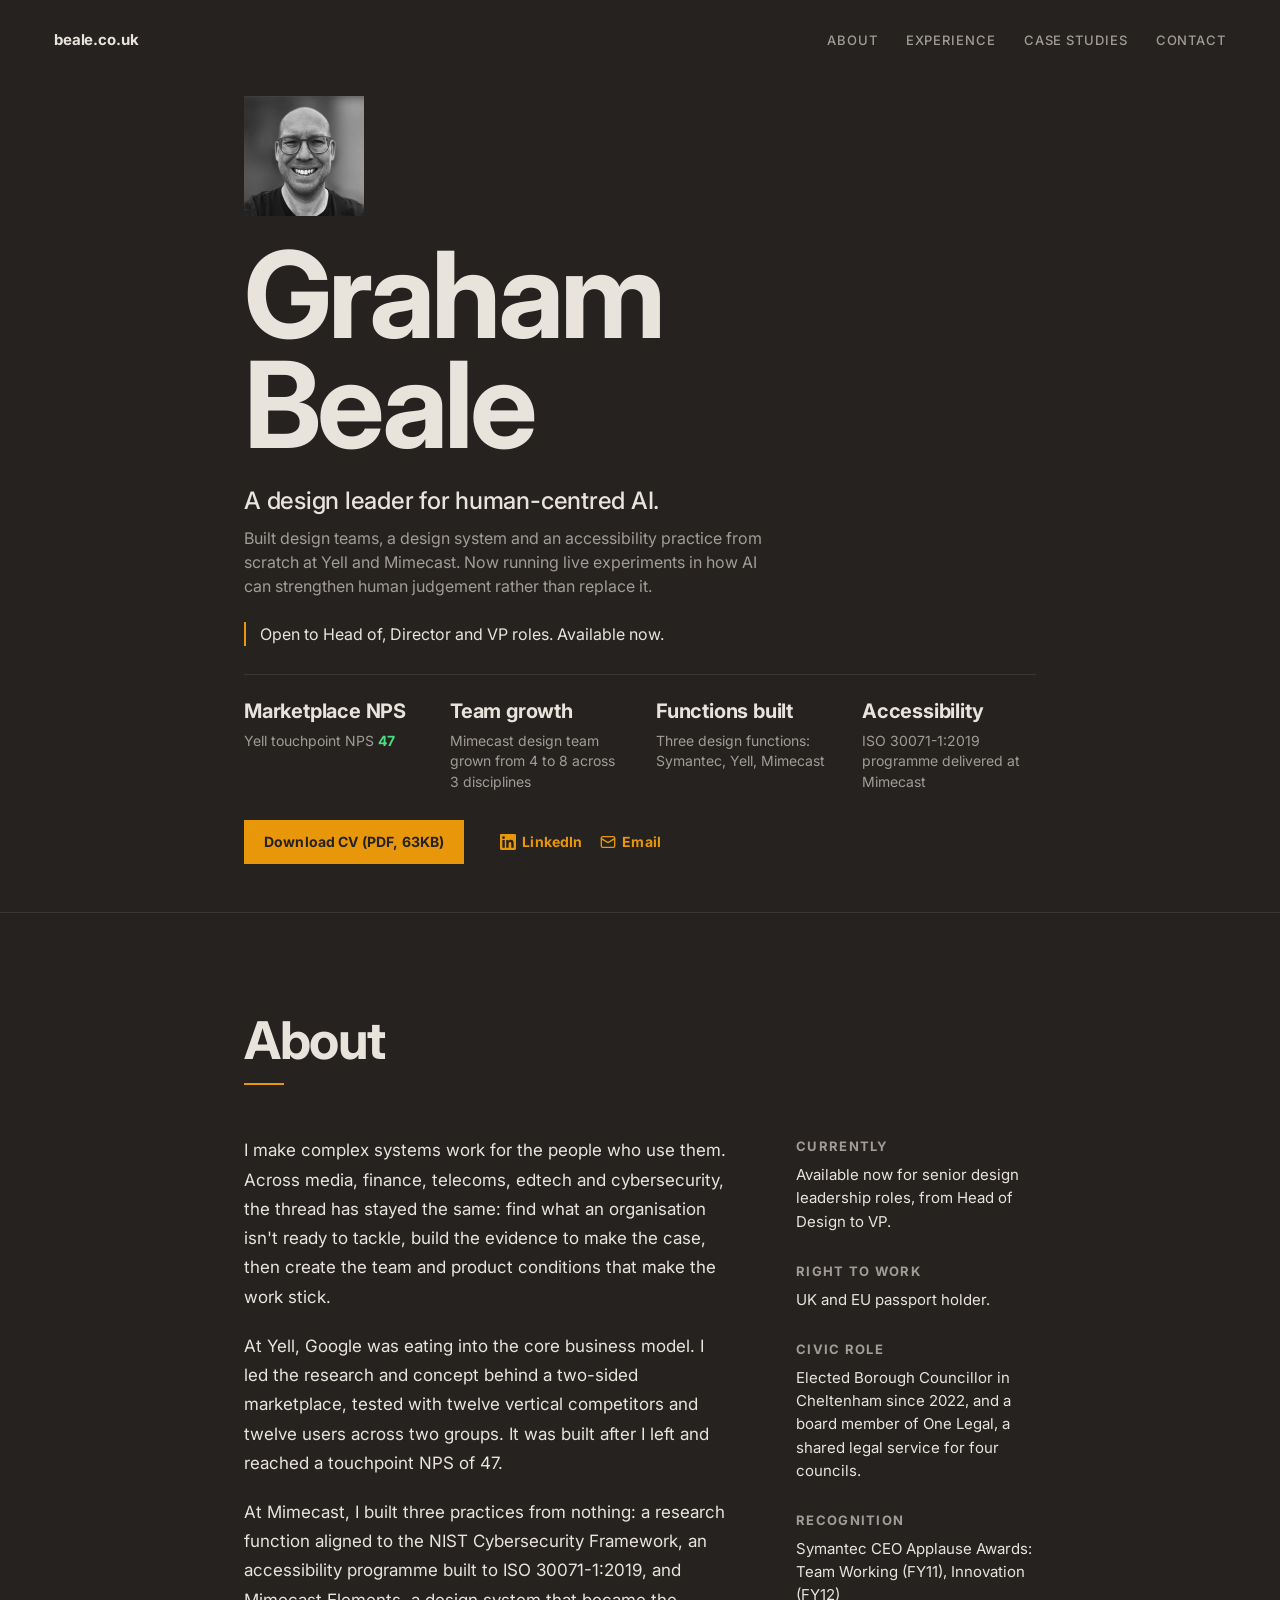
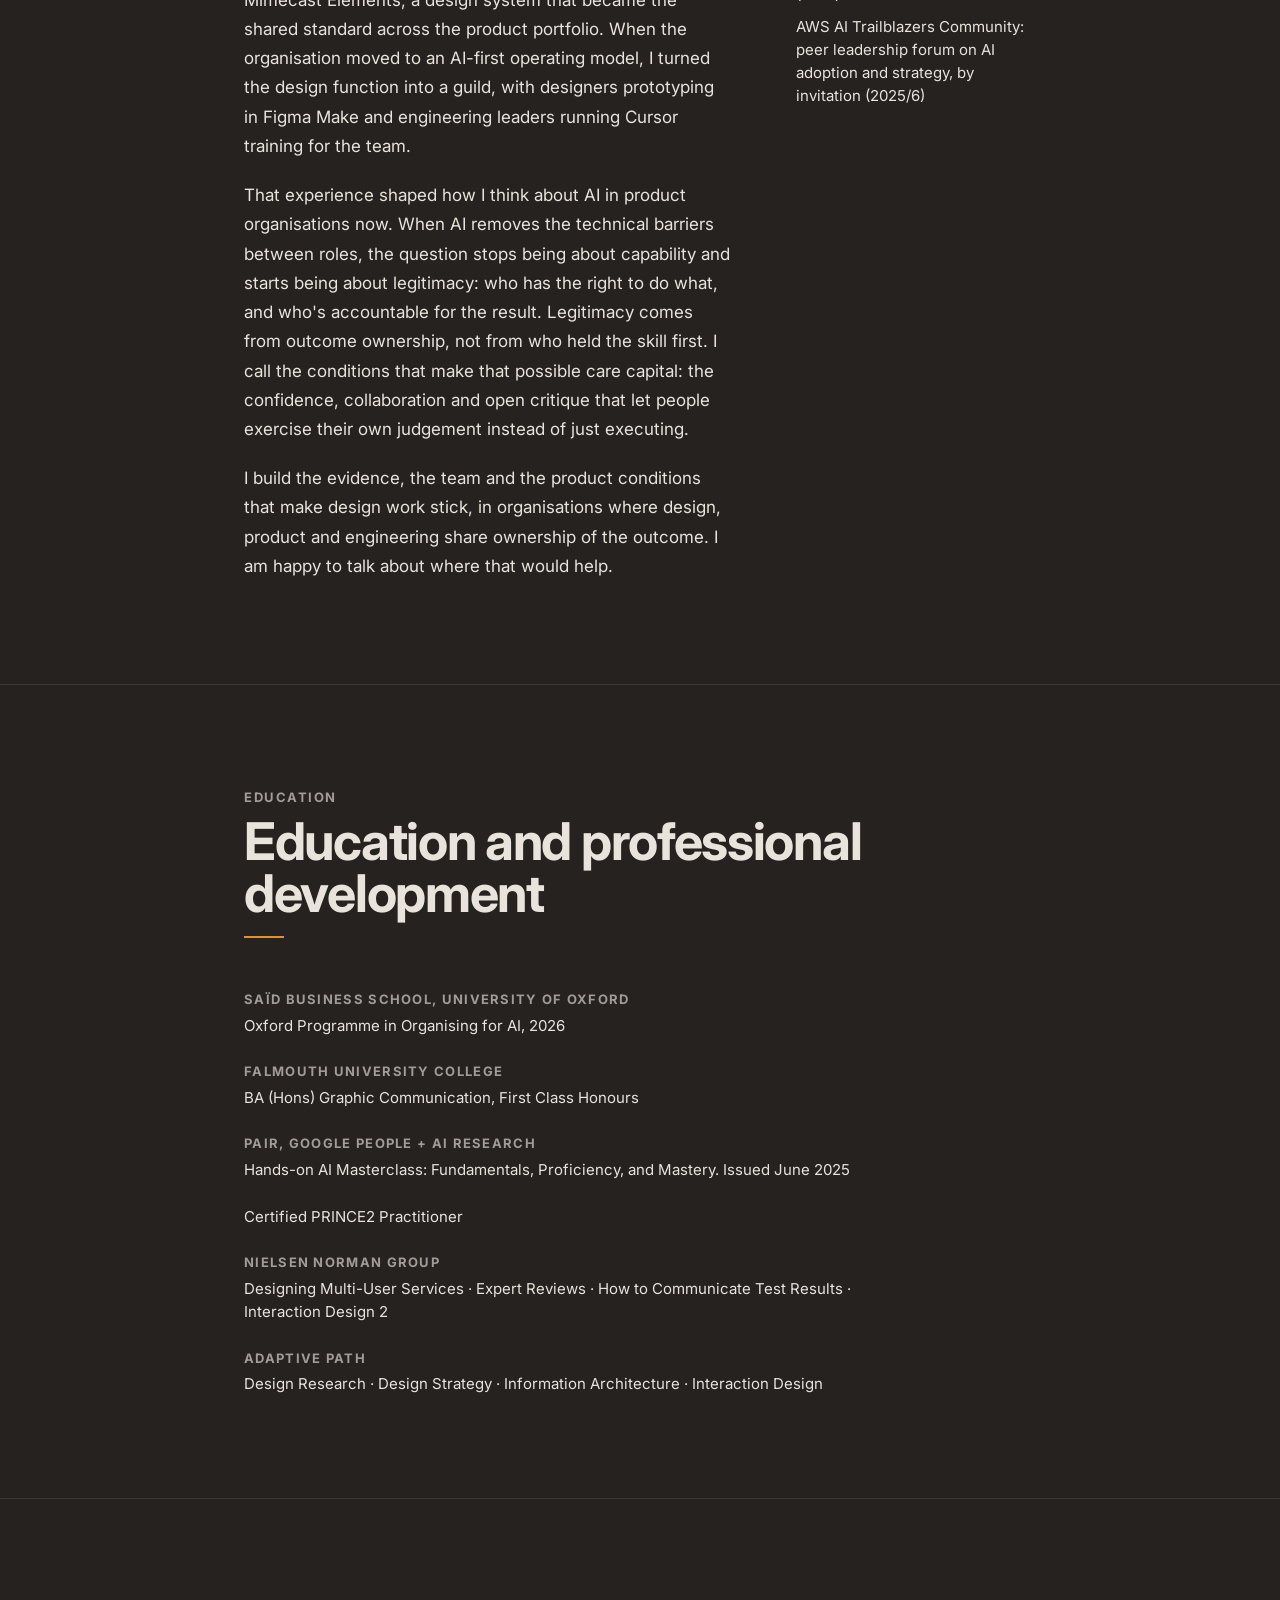
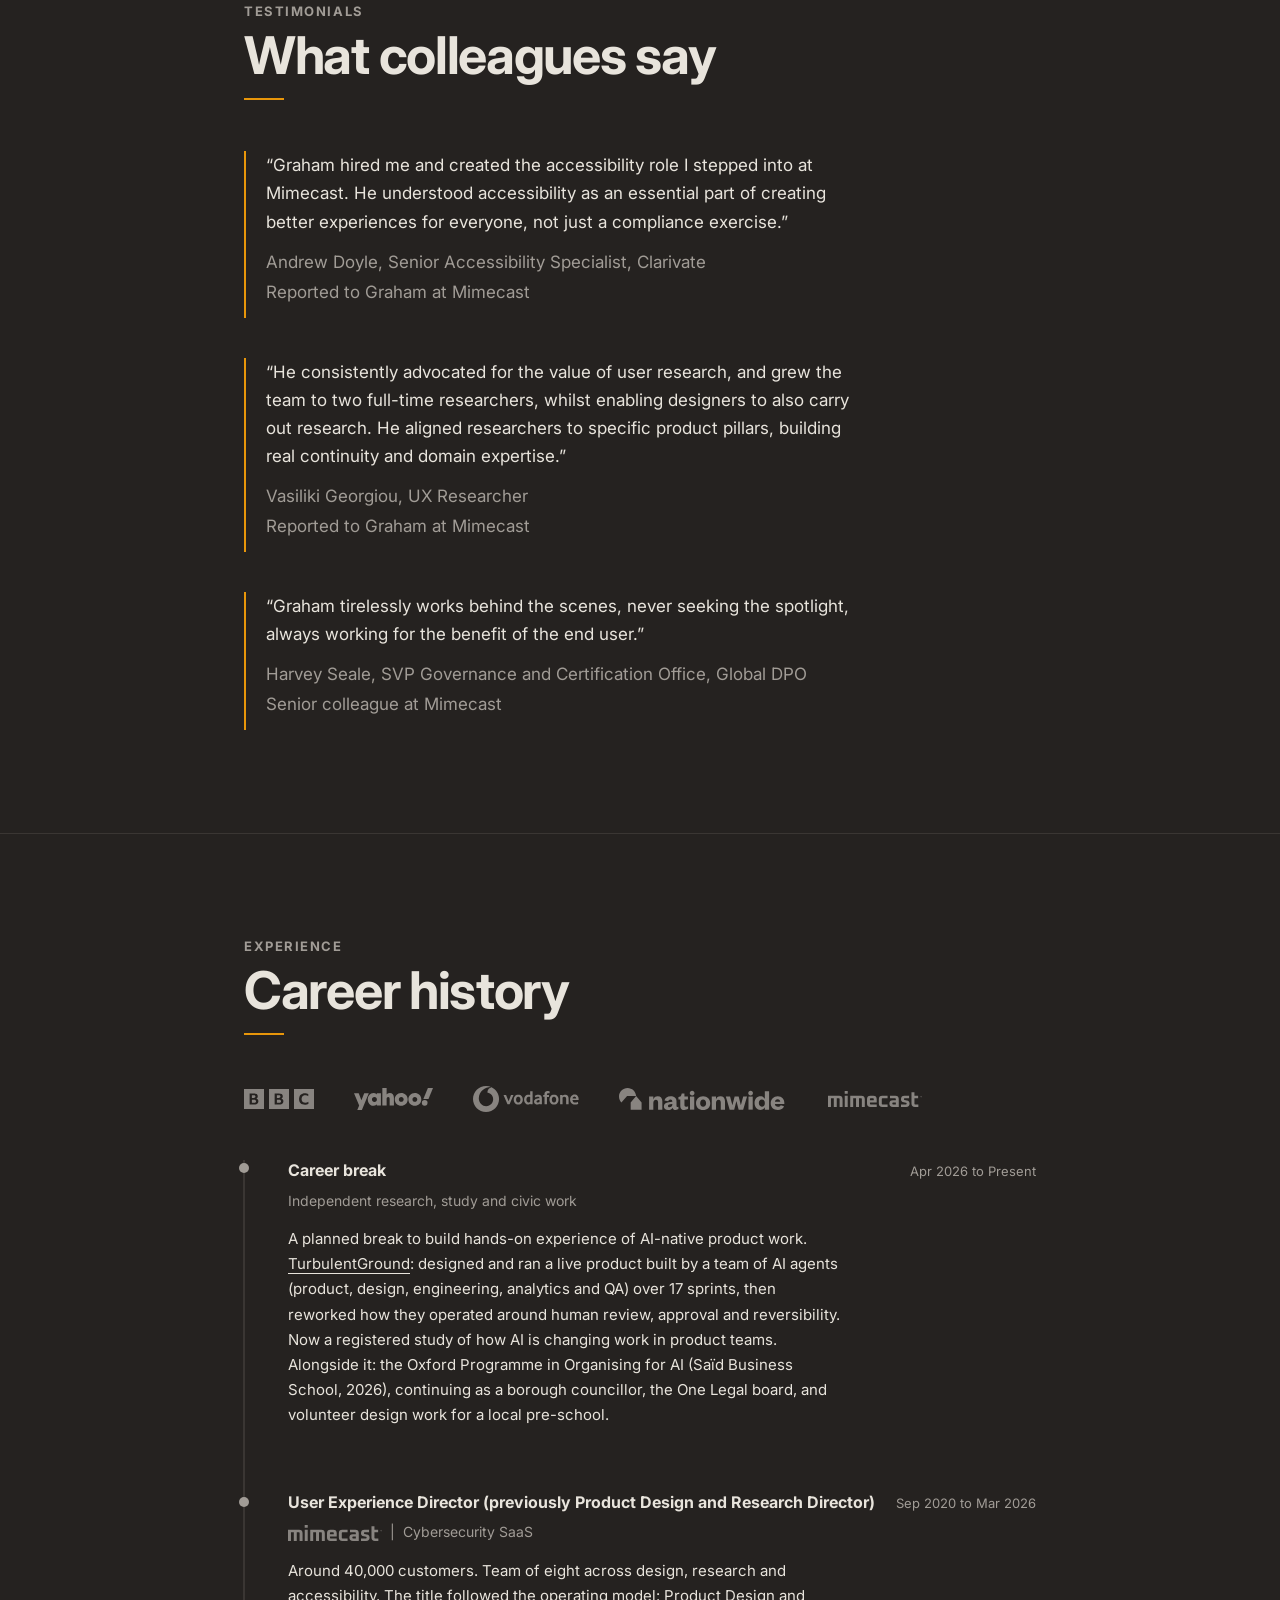
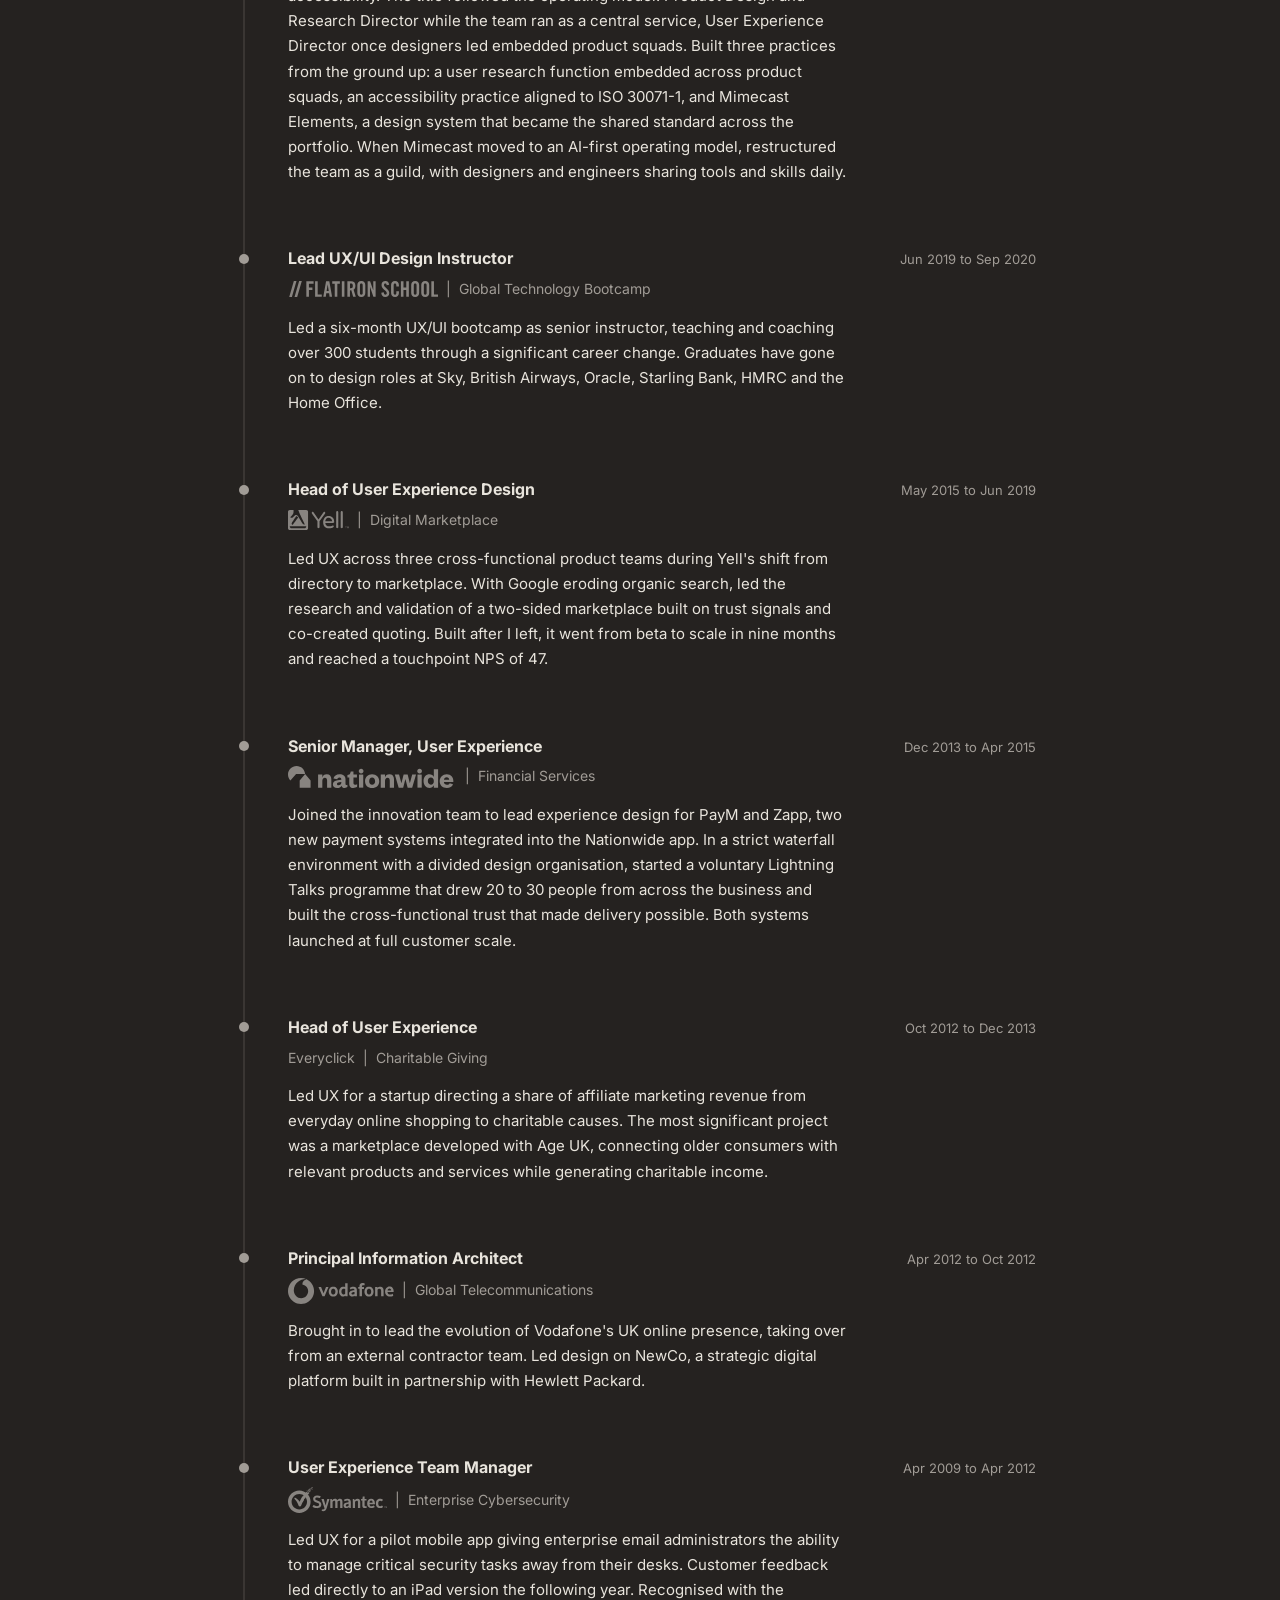
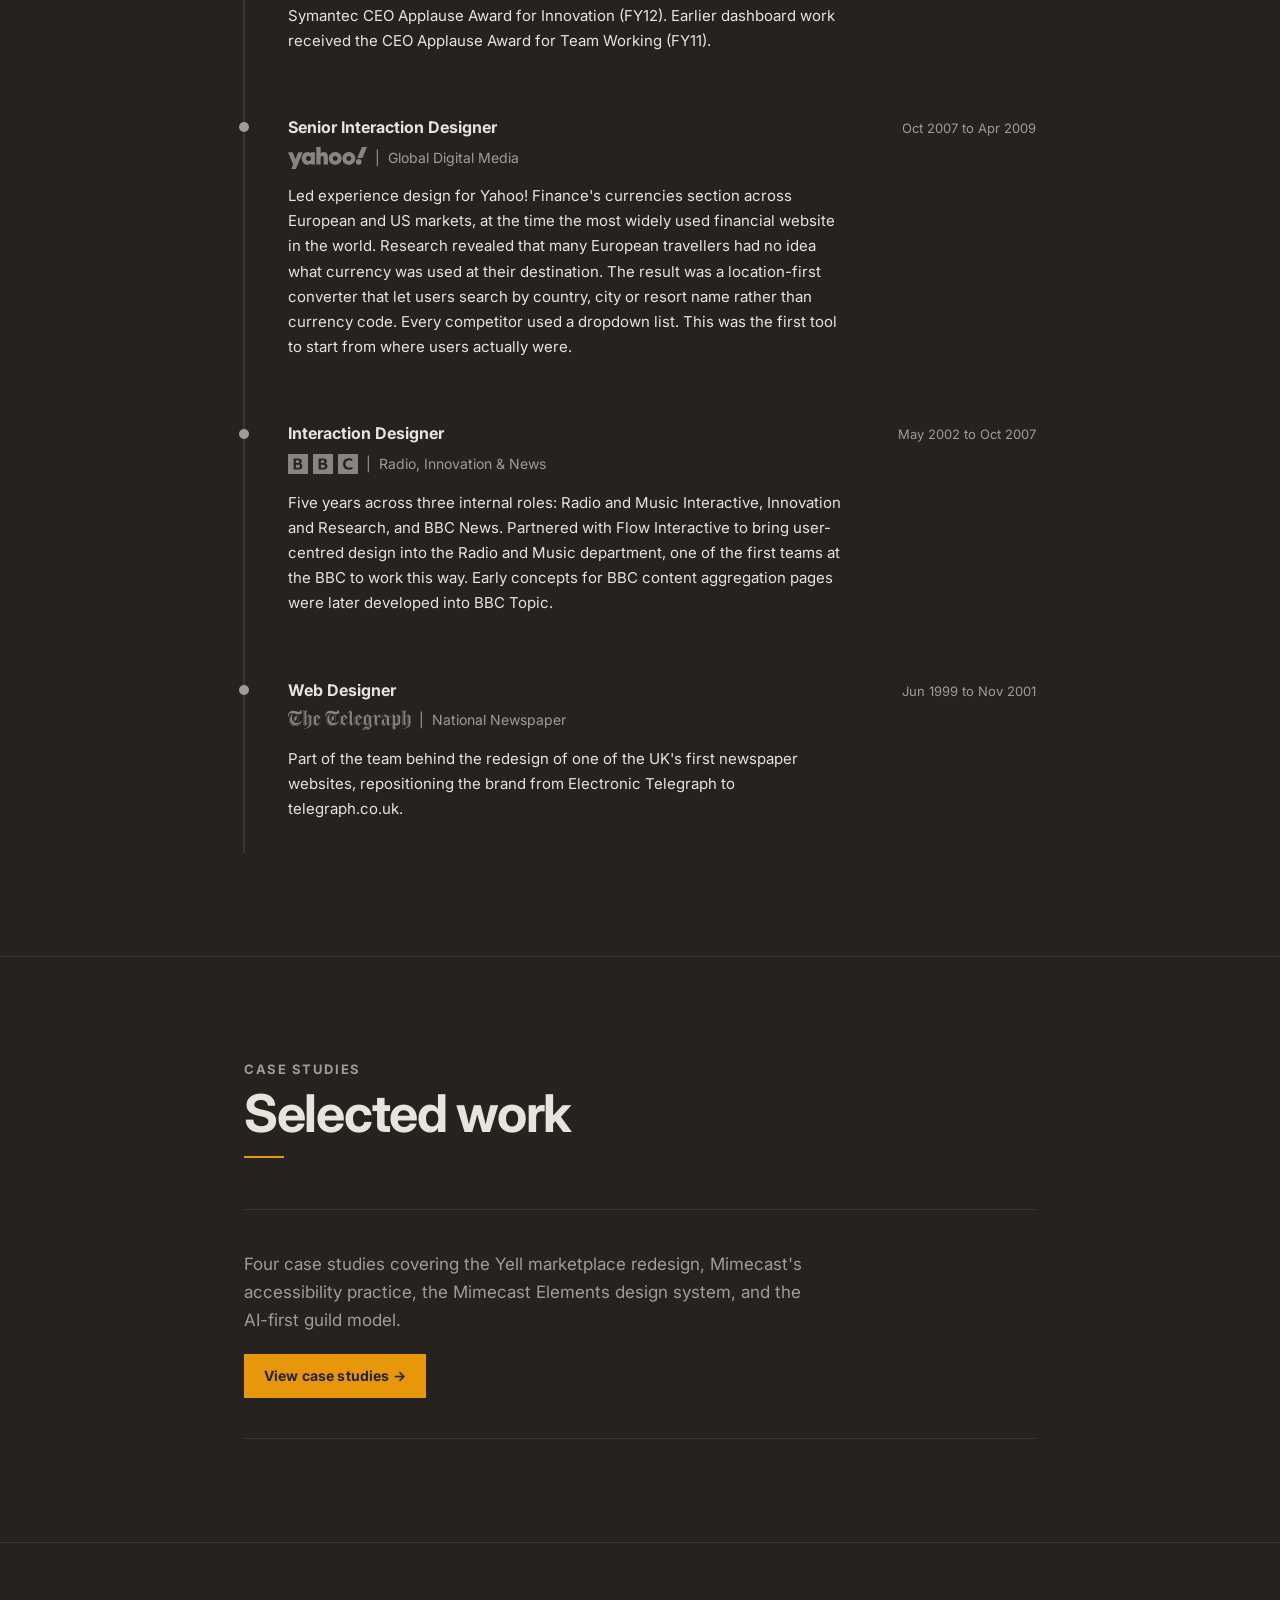
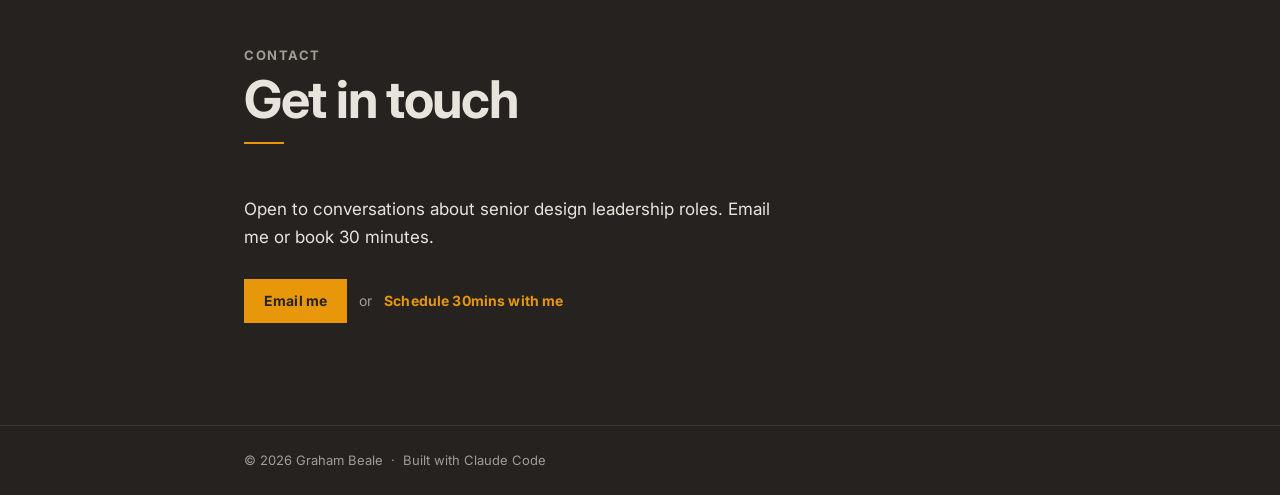
<file: index.html>
<!DOCTYPE html>
<html lang="en-GB">
<head>
  <meta charset="UTF-8">
  <meta name="viewport" content="width=device-width, initial-scale=1.0">
  <title>Graham Beale | Design Leadership for Human-Centred AI</title>
  <meta name="description" content="A design leader for human-centred AI. Built design teams, a design system and an accessibility practice from scratch. Now running live experiments in how AI can strengthen human judgement rather than replace it.">

  <!-- OpenGraph -->
  <meta property="og:title" content="Graham Beale | Design Leadership for Human-Centred AI">
  <meta property="og:description" content="A design leader for human-centred AI. Built design teams, a design system and an accessibility practice from scratch. Now running live experiments in how AI can strengthen human judgement rather than replace it.">
  <meta property="og:type" content="website">
  <meta property="og:url" content="https://beale.co.uk">
  <meta property="og:image" content="https://beale.co.uk/og-card.jpg">
  <meta property="og:image:type" content="image/jpeg">
  <meta property="og:image:width" content="1200">
  <meta property="og:image:height" content="630">
  <meta property="og:image:alt" content="Graham Beale. A design leader for human-centred AI.">

  <!-- Twitter Card -->
  <meta name="twitter:card" content="summary_large_image">
  <meta name="twitter:title" content="Graham Beale | Design Leadership for Human-Centred AI">
  <meta name="twitter:description" content="A design leader for human-centred AI. Built design teams, a design system and an accessibility practice from scratch. Now running live experiments in how AI can strengthen human judgement rather than replace it.">
  <meta name="twitter:image" content="https://beale.co.uk/og-card.jpg">
  <meta name="twitter:image:alt" content="Graham Beale. A design leader for human-centred AI.">

  <!-- Favicon -->
  <link rel="icon" href="data:image/svg+xml,<svg xmlns='http://www.w3.org/2000/svg' viewBox='0 0 32 32'><rect width='32' height='32' fill='%231A1A1A'/><text x='16' y='22' font-family='Helvetica Neue,Arial,sans-serif' font-size='14' font-weight='700' fill='%23F5F0EB' text-anchor='middle' letter-spacing='-0.5'>GB</text></svg>">

  <!-- Fonts -->
  <link rel="preconnect" href="https://fonts.googleapis.com">
  <link rel="preconnect" href="https://fonts.gstatic.com" crossorigin>
  <link href="https://fonts.googleapis.com/css2?family=Inter:wght@400;500;700&display=swap" rel="stylesheet">

  <link rel="stylesheet" href="styles.css?v=23">

  <!-- Structured data -->
  <script type="application/ld+json">
  {
    "@context": "https://schema.org",
    "@type": "Person",
    "name": "Graham Beale",
    "jobTitle": "Director-level UX and Product Design Leader",
    "url": "https://beale.co.uk",
    "sameAs": [
      "https://www.linkedin.com/in/grahambeale/"
    ]
  }
  </script>

  <!-- Privacy-friendly analytics by Plausible -->
  <script async src="https://plausible.io/js/pa-PdDsAMjdAVuoEFkxhhXwj.js"></script>
  <script>
    window.plausible=window.plausible||function(){(plausible.q=plausible.q||[]).push(arguments)},plausible.init=plausible.init||function(i){plausible.o=i||{}};
    plausible.init()
  </script>
</head>
<body>

  <!-- ─── Navigation ─────────────────────────────────────────────────────── -->
  <nav id="nav">
    <a href="/" class="nav-name">beale.co.uk</a>
    <ul class="nav-links">
      <li><a href="#about">About</a></li>
      <li><a href="#experience">Experience</a></li>
      <li><a href="#case-studies">Case Studies</a></li>
      <li><a href="#contact">Contact</a></li>
    </ul>
  </nav>

  <main>

    <!-- ─── Hero ─────────────────────────────────────────────────────────── -->
    <section id="hero">
      <div class="container">
        <div class="hero-photo">
          <picture>
            <source srcset="linkedin-profile-240.webp" type="image/webp">
            <img
              src="linkedin-profile-240.jpg"
              alt="Graham Beale, Director of UX and Product Design"
              width="240"
              height="240"
              loading="eager"
              decoding="async">
          </picture>
        </div>
        <h1>Graham<br>Beale</h1>
        <p class="hero-positioning">A design leader for human-centred AI.</p>
        <p class="hero-sub">Built design teams, a design system and an accessibility practice from scratch at Yell and Mimecast. Now running live experiments in how AI can strengthen human judgement rather than replace it.</p>
        <p class="hero-fit">Open to Head of, Director and VP roles. Available now.</p>
        <ul class="hero-proof" role="list">
          <li><span class="hero-stat">Marketplace NPS</span> Yell touchpoint NPS <span class="stat-positive">47</span></li>
          <li><span class="hero-stat">Team growth</span> Mimecast design team grown from 4 to 8 across 3 disciplines</li>
          <li><span class="hero-stat">Functions built</span> Three design functions: Symantec, Yell, Mimecast</li>
          <li><span class="hero-stat">Accessibility</span> ISO 30071-1:2019 programme delivered at Mimecast</li>
        </ul>
        <div class="hero-links">
          <a href="Graham-Beale-CV.pdf" download class="btn" onclick="plausible('CV Download')">
            Download CV (PDF, 63KB)
          </a>
          <a href="https://www.linkedin.com/in/grahambeale" target="_blank" rel="noopener noreferrer" class="btn btn-secondary" onclick="plausible('LinkedIn Click', {props: {location: 'hero'}})">
            <svg width="16" height="16" viewBox="0 0 24 24" fill="currentColor" aria-hidden="true" focusable="false">
              <path d="M20.447 20.452h-3.554v-5.569c0-1.328-.027-3.037-1.852-3.037-1.853 0-2.136 1.445-2.136 2.939v5.667H9.351V9h3.414v1.561h.046c.477-.9 1.637-1.85 3.37-1.85 3.601 0 4.267 2.37 4.267 5.455v6.286zM5.337 7.433a2.062 2.062 0 01-2.063-2.065 2.064 2.064 0 112.063 2.065zm1.782 13.019H3.555V9h3.564v11.452zM22.225 0H1.771C.792 0 0 .774 0 1.729v20.542C0 23.227.792 24 1.771 24h20.451C23.2 24 24 23.227 24 22.271V1.729C24 .774 23.2 0 22.222 0h.003z"/>
            </svg>
            LinkedIn<span class="sr-only"> (opens in new tab)</span>
          </a>
          <a href="mailto:graham@beale.co.uk" class="btn btn-secondary" onclick="plausible('Email Click', {props: {location: 'hero'}})">
            <svg width="16" height="16" viewBox="0 0 24 24" fill="none" stroke="currentColor" stroke-width="2" stroke-linecap="round" stroke-linejoin="round" aria-hidden="true" focusable="false">
              <rect x="2" y="4" width="20" height="16" rx="2"/>
              <path d="m22 7-10 6L2 7"/>
            </svg>
            Email
          </a>
        </div>
      </div>
    </section>

    <!-- ─── About ────────────────────────────────────────────────────────── -->
    <section id="about">
      <div class="container">
        <div class="section-header">
          <h2>About</h2>
          <hr class="section-rule" aria-hidden="true">
        </div>

        <div class="about-grid">
          <div class="about-body">
            <p>I make complex systems work for the people who use them. Across media, finance, telecoms, edtech and cybersecurity, the thread has stayed the same: find what an organisation isn't ready to tackle, build the evidence to make the case, then create the team and product conditions that make the work stick.</p>
            <p>At Yell, Google was eating into the core business model. I led the research and concept behind a two-sided marketplace, tested with twelve vertical competitors and twelve users across two groups. It was built after I left and reached a touchpoint NPS of 47.</p>
            <p>At Mimecast, I built three practices from nothing: a research function aligned to the NIST Cybersecurity Framework, an accessibility programme built to ISO 30071-1:2019, and Mimecast Elements, a design system that became the shared standard across the product portfolio. When the organisation moved to an AI-first operating model, I turned the design function into a guild, with designers prototyping in Figma Make and engineering leaders running Cursor training for the team.</p>
            <p>That experience shaped how I think about AI in product organisations now. When AI removes the technical barriers between roles, the question stops being about capability and starts being about legitimacy: who has the right to do what, and who's accountable for the result. Legitimacy comes from outcome ownership, not from who held the skill first. I call the conditions that make that possible care capital: the confidence, collaboration and open critique that let people exercise their own judgement instead of just executing.</p>
            <p>I build the evidence, the team and the product conditions that make design work stick, in organisations where design, product and engineering share ownership of the outcome. I am happy to talk about where that would help.</p>
          </div>

          <aside class="about-aside">
            <div class="aside-block">
              <h3>Currently</h3>
              <p>Available now for senior design leadership roles, from Head of Design to VP.</p>
            </div>
            <div class="aside-block">
              <h3>Right to work</h3>
              <p>UK and EU passport holder.</p>
            </div>
            <div class="aside-block">
              <h3>Civic role</h3>
              <p>Elected Borough Councillor in Cheltenham since 2022, and a board member of One Legal, a shared legal service for four councils.</p>
            </div>
            <div class="aside-block">
              <h3>Recognition</h3>
              <p>Symantec CEO Applause Awards: Team Working (FY11), Innovation (FY12)</p>
              <p>AWS AI Trailblazers Community: peer leadership forum on AI adoption and strategy, by invitation (2025/6)</p>
            </div>
          </aside>
        </div>
      </div>
    </section>

    <!-- ─── Education ───────────────────────────────────────────────────────── -->
    <section id="education">
      <div class="container">
        <div class="section-header">
          <span class="section-label">Education</span>
          <h2>Education and professional development</h2>
          <hr class="section-rule" aria-hidden="true">
        </div>
        <div class="edu-list">
          <div class="edu-item">
            <p class="edu-inst">Sa&iuml;d Business School, University of Oxford</p>
            <p class="edu-qual">Oxford Programme in Organising for AI, 2026</p>
          </div>
          <div class="edu-item">
            <p class="edu-inst">Falmouth University College</p>
            <p class="edu-qual">BA (Hons) Graphic Communication, First Class Honours</p>
          </div>
          <div class="edu-item">
            <p class="edu-inst">PAIR, Google People + AI Research</p>
            <p class="edu-qual">Hands-on AI Masterclass: Fundamentals, Proficiency, and Mastery. Issued June 2025</p>
          </div>
          <div class="edu-item">
            <p class="edu-qual">Certified PRINCE2 Practitioner</p>
          </div>
          <div class="edu-item">
            <p class="edu-inst">Nielsen Norman Group</p>
            <p class="edu-qual">Designing Multi-User Services &middot; Expert Reviews &middot; How to Communicate Test Results &middot; Interaction Design 2</p>
          </div>
          <div class="edu-item">
            <p class="edu-inst">Adaptive Path</p>
            <p class="edu-qual">Design Research &middot; Design Strategy &middot; Information Architecture &middot; Interaction Design</p>
          </div>
        </div>
      </div>
    </section>

    <!-- ─── Testimonials ───────────────────────────────────────────────── -->
    <section id="testimonials">
      <div class="container">
        <div class="section-header">
          <span class="section-label">Testimonials</span>
          <h2>What colleagues say</h2>
          <hr class="section-rule" aria-hidden="true">
        </div>
        <div class="testimonial-list">
          <blockquote class="testimonial">
            <p>&#x201C;Graham hired me and created the accessibility role I stepped into at Mimecast. He understood accessibility as an essential part of creating better experiences for everyone, not just a compliance exercise.&#x201D;</p>
            <p class="testimonial-attribution">Andrew Doyle, Senior Accessibility Specialist, Clarivate<span class="testimonial-context">Reported to Graham at Mimecast</span></p>
          </blockquote>
          <blockquote class="testimonial">
            <p>&#x201C;He consistently advocated for the value of user research, and grew the team to two full-time researchers, whilst enabling designers to also carry out research. He aligned researchers to specific product pillars, building real continuity and domain expertise.&#x201D;</p>
            <p class="testimonial-attribution">Vasiliki Georgiou, UX Researcher<span class="testimonial-context">Reported to Graham at Mimecast</span></p>
          </blockquote>
          <blockquote class="testimonial">
            <p>&#x201C;Graham tirelessly works behind the scenes, never seeking the spotlight, always working for the benefit of the end user.&#x201D;</p>
            <p class="testimonial-attribution">Harvey Seale, SVP Governance and Certification Office, Global DPO<span class="testimonial-context">Senior colleague at Mimecast</span></p>
          </blockquote>
        </div>
      </div>
    </section>


    <!-- ─── Experience ────────────────────────────────────────────────────── -->
    <section id="experience">
      <div class="container">
        <div class="section-header">
          <span class="section-label">Experience</span>
          <h2>Career history</h2>
          <hr class="section-rule" aria-hidden="true">
        </div>

        <div class="employer-strip">
          <img src="logos/logo-bbc.svg" alt="BBC" class="company-logo company-logo--tall">
          <img src="logos/logo-yahoo.svg" alt="Yahoo!" class="company-logo company-logo--large">
          <img src="logos/logo-vodafone.svg" alt="Vodafone" class="company-logo company-logo--xl">
          <img src="logos/logo-nationwide.svg" alt="Nationwide" class="company-logo company-logo--large">
          <img src="logos/logo-mimecast.svg" alt="Mimecast" class="company-logo">
        </div>

        <ol class="timeline" reversed>

          <li class="timeline-item">
            <div class="timeline-header">
              <span class="timeline-role">Career break</span>
              <span class="timeline-dates">Apr 2026 to Present</span>
            </div>
            <p class="timeline-company">
              Independent research, study and civic work
            </p>
            <p class="timeline-desc">
              A planned break to build hands-on experience of AI-native product work. <a href="https://turbulentground.com" target="_blank" rel="noopener noreferrer">TurbulentGround<span class="sr-only"> (opens in new tab)</span></a>: designed and ran a live product built by a team of AI agents (product, design, engineering, analytics and QA) over 17 sprints, then reworked how they operated around human review, approval and reversibility. Now a registered study of how AI is changing work in product teams. Alongside it: the Oxford Programme in Organising for AI (Saïd Business School, 2026), continuing as a borough councillor, the One Legal board, and volunteer design work for a local pre-school.
            </p>
          </li>

          <li class="timeline-item">
            <div class="timeline-header">
              <span class="timeline-role">User Experience Director (previously Product Design and Research Director)</span>
              <span class="timeline-dates">Sep 2020 to Mar 2026</span>
            </div>
            <p class="timeline-company">
              <img src="logos/logo-mimecast.svg" alt="Mimecast" class="company-logo">
              <span aria-hidden="true">|</span>
              <span>Cybersecurity SaaS</span>
            </p>
            <p class="timeline-desc">
              Around 40,000 customers. Team of eight across design, research and accessibility. The title followed the operating model: Product Design and Research Director while the team ran as a central service, User Experience Director once designers led embedded product squads. Built three practices from the ground up: a user research function embedded across product squads, an accessibility practice aligned to ISO 30071-1, and Mimecast Elements, a design system that became the shared standard across the portfolio. When Mimecast moved to an AI-first operating model, restructured the team as a guild, with designers and engineers sharing tools and skills daily.
            </p>
          </li>

          <li class="timeline-item">
            <div class="timeline-header">
              <span class="timeline-role">Lead UX/UI Design Instructor</span>
              <span class="timeline-dates">Jun 2019 to Sep 2020</span>
            </div>
            <p class="timeline-company">
              <img src="logos/logo-flatiron.svg" alt="Flatiron School" class="company-logo">
              <span aria-hidden="true">|</span>
              <span>Global Technology Bootcamp</span>
            </p>
            <p class="timeline-desc">
              Led a six-month UX/UI bootcamp as senior instructor, teaching and coaching over 300 students through a significant career change. Graduates have gone on to design roles at Sky, British Airways, Oracle, Starling Bank, HMRC and the Home Office.
            </p>
          </li>

          <li class="timeline-item">
            <div class="timeline-header">
              <span class="timeline-role">Head of User Experience Design</span>
              <span class="timeline-dates">May 2015 to Jun 2019</span>
            </div>
            <p class="timeline-company">
              <img src="logos/logo-yell.svg" alt="Yell" class="company-logo company-logo--tall">
              <span aria-hidden="true">|</span>
              <span>Digital Marketplace</span>
            </p>
            <p class="timeline-desc">
              Led UX across three cross-functional product teams during Yell's shift from directory to marketplace. With Google eroding organic search, led the research and validation of a two-sided marketplace built on trust signals and co-created quoting. Built after I left, it went from beta to scale in nine months and reached a touchpoint NPS of 47.
            </p>
          </li>

          <li class="timeline-item">
            <div class="timeline-header">
              <span class="timeline-role">Senior Manager, User Experience</span>
              <span class="timeline-dates">Dec 2013 to Apr 2015</span>
            </div>
            <p class="timeline-company">
              <img src="logos/logo-nationwide.svg" alt="Nationwide Building Society" class="company-logo company-logo--large">
              <span aria-hidden="true">|</span>
              <span>Financial Services</span>
            </p>
            <p class="timeline-desc">
              Joined the innovation team to lead experience design for PayM and Zapp, two new payment systems integrated into the Nationwide app. In a strict waterfall environment with a divided design organisation, started a voluntary Lightning Talks programme that drew 20 to 30 people from across the business and built the cross-functional trust that made delivery possible. Both systems launched at full customer scale.
            </p>
          </li>

          <li class="timeline-item">
            <div class="timeline-header">
              <span class="timeline-role">Head of User Experience</span>
              <span class="timeline-dates">Oct 2012 to Dec 2013</span>
            </div>
            <p class="timeline-company">
              Everyclick <span aria-hidden="true">|</span> Charitable Giving
            </p>
            <p class="timeline-desc">
              Led UX for a startup directing a share of affiliate marketing revenue from everyday online shopping to charitable causes. The most significant project was a marketplace developed with Age UK, connecting older consumers with relevant products and services while generating charitable income.
            </p>
          </li>

          <li class="timeline-item">
            <div class="timeline-header">
              <span class="timeline-role">Principal Information Architect</span>
              <span class="timeline-dates">Apr 2012 to Oct 2012</span>
            </div>
            <p class="timeline-company">
              <img src="logos/logo-vodafone.svg" alt="Vodafone" class="company-logo company-logo--xl">
              <span aria-hidden="true">|</span>
              <span>Global Telecommunications</span>
            </p>
            <p class="timeline-desc">
              Brought in to lead the evolution of Vodafone's UK online presence, taking over from an external contractor team. Led design on NewCo, a strategic digital platform built in partnership with Hewlett Packard.
            </p>
          </li>

          <li class="timeline-item">
            <div class="timeline-header">
              <span class="timeline-role">User Experience Team Manager</span>
              <span class="timeline-dates">Apr 2009 to Apr 2012</span>
            </div>
            <p class="timeline-company">
              <img src="logos/logo-symantec.svg" alt="Symantec" class="company-logo company-logo--xl">
              <span aria-hidden="true">|</span>
              <span>Enterprise Cybersecurity</span>
            </p>
            <p class="timeline-desc">
              Led UX for a pilot mobile app giving enterprise email administrators the ability to manage critical security tasks away from their desks. Customer feedback led directly to an iPad version the following year. Recognised with the Symantec CEO Applause Award for Innovation (FY12). Earlier dashboard work received the CEO Applause Award for Team Working (FY11).
            </p>
          </li>

          <li class="timeline-item">
            <div class="timeline-header">
              <span class="timeline-role">Senior Interaction Designer</span>
              <span class="timeline-dates">Oct 2007 to Apr 2009</span>
            </div>
            <p class="timeline-company">
              <img src="logos/logo-yahoo.svg" alt="Yahoo!" class="company-logo company-logo--large">
              <span aria-hidden="true">|</span>
              <span>Global Digital Media</span>
            </p>
            <p class="timeline-desc">
              Led experience design for Yahoo! Finance's currencies section across European and US markets, at the time the most widely used financial website in the world. Research revealed that many European travellers had no idea what currency was used at their destination. The result was a location-first converter that let users search by country, city or resort name rather than currency code. Every competitor used a dropdown list. This was the first tool to start from where users actually were.
            </p>
          </li>

          <li class="timeline-item">
            <div class="timeline-header">
              <span class="timeline-role">Interaction Designer</span>
              <span class="timeline-dates">May 2002 to Oct 2007</span>
            </div>
            <p class="timeline-company">
              <img src="logos/logo-bbc.svg" alt="BBC" class="company-logo company-logo--tall">
              <span aria-hidden="true">|</span>
              <span>Radio, Innovation &amp; News</span>
            </p>
            <p class="timeline-desc">
              Five years across three internal roles: Radio and Music Interactive, Innovation and Research, and BBC News. Partnered with Flow Interactive to bring user-centred design into the Radio and Music department, one of the first teams at the BBC to work this way. Early concepts for BBC content aggregation pages were later developed into BBC Topic.
            </p>
          </li>

          <li class="timeline-item">
            <div class="timeline-header">
              <span class="timeline-role">Web Designer</span>
              <span class="timeline-dates">Jun 1999 to Nov 2001</span>
            </div>
            <p class="timeline-company">
              <img src="logos/logo-telegraph.svg" alt="The Daily Telegraph" class="company-logo company-logo--tall">
              <span aria-hidden="true">|</span>
              <span>National Newspaper</span>
            </p>
            <p class="timeline-desc">
              Part of the team behind the redesign of one of the UK's first newspaper websites, repositioning the brand from Electronic Telegraph to telegraph.co.uk.
            </p>
          </li>

        </ol>
      </div>
    </section>

    <!-- ─── Case Studies ──────────────────────────────────────────────────── -->
    <section id="case-studies">
      <div class="container">
        <div class="section-header">
          <span class="section-label">Case Studies</span>
          <h2>Selected work</h2>
          <hr class="section-rule" aria-hidden="true">
        </div>

        <div class="case-studies-placeholder">
          <p>
            Four case studies covering the Yell marketplace redesign, Mimecast's accessibility
            practice, the Mimecast Elements design system, and the AI-first guild model.
          </p>
          <ul class="contact-links">
            <li>
              <a href="case-studies/index.html" class="btn" onclick="plausible('Case Studies Open')">View case studies &#8594;</a>
            </li>
          </ul>
        </div>
      </div>
    </section>

    <!-- ─── Contact ───────────────────────────────────────────────────────── -->
    <section id="contact">
      <div class="container">
        <div class="section-header">
          <span class="section-label">Contact</span>
          <h2>Get in touch</h2>
          <hr class="section-rule" aria-hidden="true">
        </div>

        <div class="contact-body">
          <p>
            Open to conversations about senior design leadership roles. Email me or book 30 minutes.
          </p>
          <ul class="contact-links">
            <li>
              <a href="mailto:graham@beale.co.uk" class="btn" onclick="plausible('Email Click', {props: {location: 'contact'}})">Email me</a>
            </li>
            <li aria-hidden="true" style="display:flex;align-items:center;color:var(--muted);font-size:0.875rem;">or</li>
            <li>
              <a href="https://cal.com/grahambeale/30min" target="_blank" rel="noopener noreferrer" class="btn btn-secondary" onclick="plausible('Schedule Click')">Schedule 30mins with me<span class="sr-only"> (opens in new tab)</span></a>
            </li>
          </ul>
        </div>
      </div>
    </section>

  </main>

  <!-- ─── Footer ───────────────────────────────────────────────────────────── -->
  <footer>
    <div class="container">
      <p>&copy; 2026 Graham Beale &nbsp;&middot;&nbsp; Built with Claude Code</p>
    </div>
  </footer>

  <script src="script.js"></script>
</body>
</html>
</file>
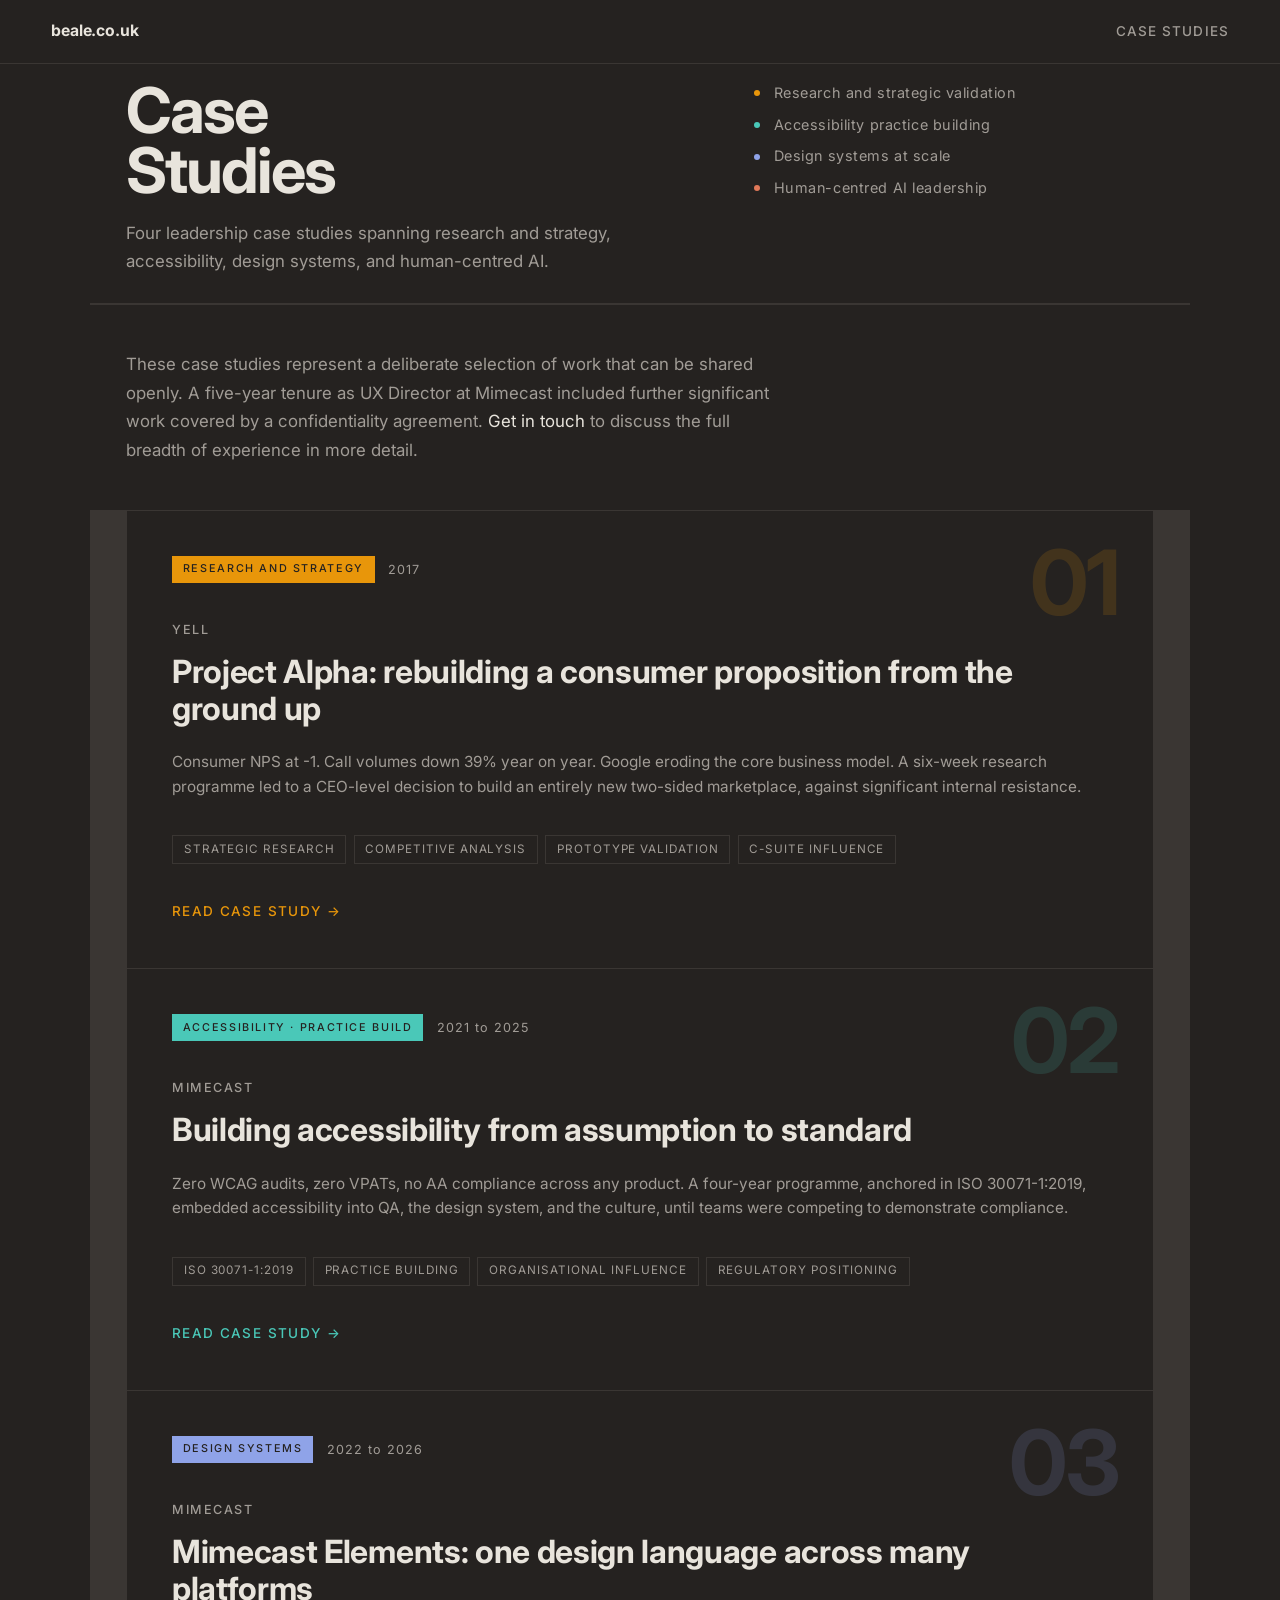
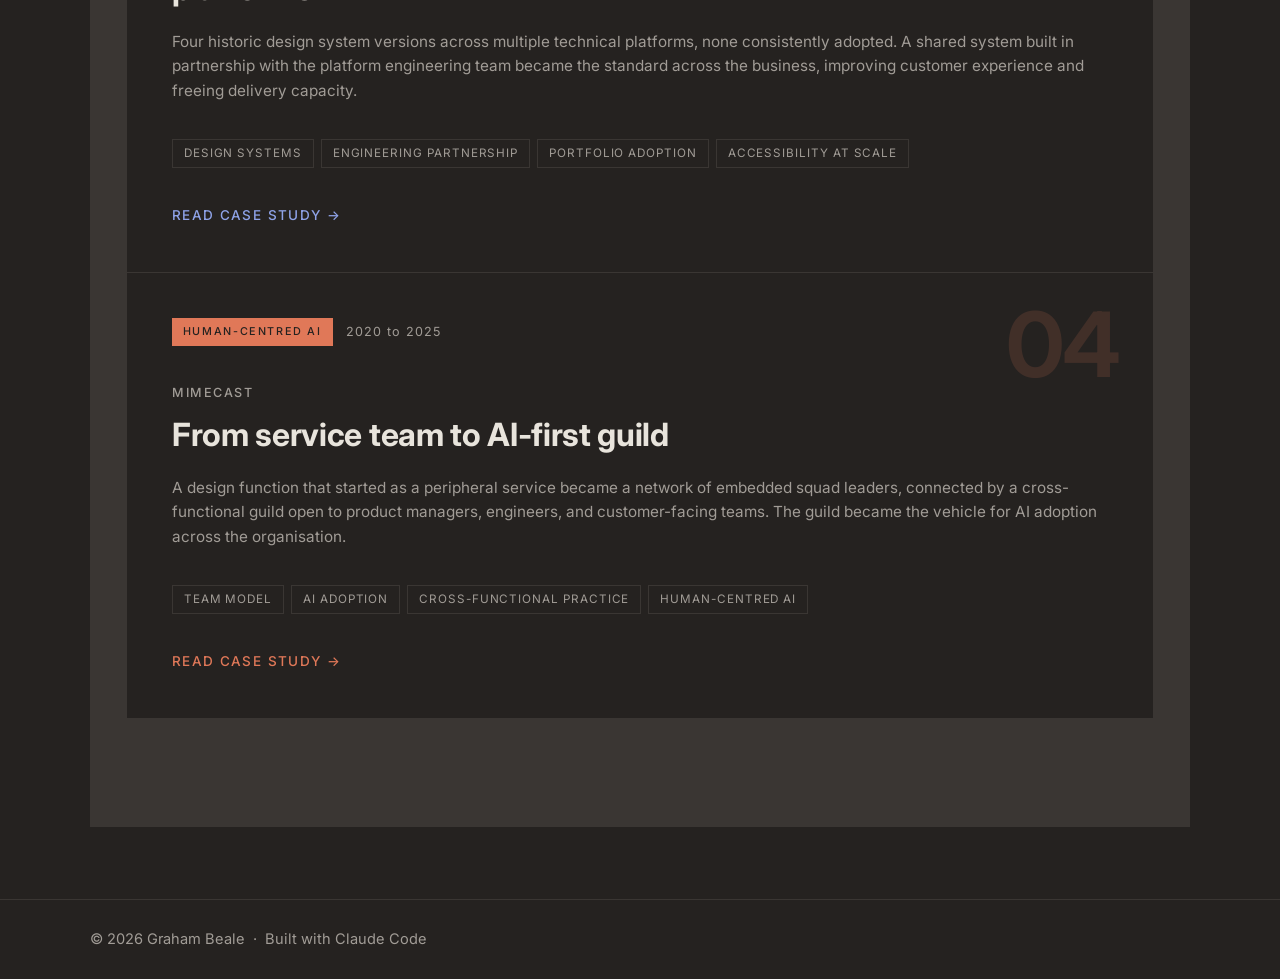
<file: case-studies/index.html>
<!DOCTYPE html>
<html lang="en-GB">
<head>
<meta charset="UTF-8">
<meta name="viewport" content="width=device-width, initial-scale=1.0">
<title>Graham Beale | Case Studies</title>
<link rel="preconnect" href="https://fonts.googleapis.com">
<link href="https://fonts.googleapis.com/css2?family=Inter:wght@400;500;700&display=swap" rel="stylesheet">
<style>
  :root {
    --ink: #E8E4DC;
    --cream: #E8E4DC;
    --warm-mid: #3A3633;
    --rule: #3A3633;
    --muted: #A19C96;
    --white: #ffffff;
    --amber: #E8960A;
    --teal: #4ac8b8;
    --indigo: #8fa3e8;
    --rust: #e07858;
  }

  *, *::before, *::after { box-sizing: border-box; margin: 0; padding: 0; }
  html { font-size: 18px;}

  body {
    background: #252220;
    color: var(--cream);
    font-family: 'Inter', sans-serif;
    font-weight: 400;
    line-height: 1.7;
    -webkit-font-smoothing: antialiased;
    min-height: 100vh;
  }

  /* ── HERO ── */
  .hero {
    max-width: 1100px;
    margin: 0 auto;
    padding: 4.5rem 2rem 1.5rem;
    display: grid;
    grid-template-columns: 1fr 400px;
    gap: 3rem;
    align-items: start;
  }

  .hero-left {}

  .hero-name {
    font-family: 'Inter', sans-serif;
    font-size: clamp(2rem, 5vw, 3.5rem);
    font-weight: 700;
    line-height: 0.95;
    letter-spacing: -0.03em;
    color: var(--cream);
    margin-bottom: 1rem;
  }

  .hero-name em {
    font-style: normal;
    color: var(--cream);
  }

  .hero-description {
    font-size: 0.9375rem;
    color: var(--muted);
    line-height: 1.7;
    max-width: 520px;
    font-weight: 400;
  }

  .hero-description strong {
    color: var(--cream);
    font-weight: 400;
  }

  .hero-right {
    padding-bottom: 0.5rem;
  }

  .hero-tags {
    display: flex;
    flex-direction: column;
    gap: 0.4rem;
  }

  .hero-tag {
    display: flex;
    align-items: center;
    gap: 0.75rem;
    font-size: 0.8rem;
    color: var(--muted);
    letter-spacing: 0.04em;
  }

  .tag-dot {
    width: 6px;
    height: 6px;
    border-radius: 50%;
    flex-shrink: 0;
  }

  .tag-dot.amber { background: var(--amber); }
  .tag-dot.teal { background: var(--teal); }
  .tag-dot.indigo { background: var(--indigo); }
  .tag-dot.rust { background: var(--rust); }

  /* ── DIVIDER ── */
  .divider {
    max-width: 1100px;
    margin: 0 auto;
    padding: 0 2rem;
    border-top: 1px solid #3A3633;
  }

  /* ── CASE STUDY GRID ── */
  .cases {
    max-width: 1100px;
    margin: 0 auto;
    padding: 0 2rem 6rem;
    display: grid;
    grid-template-columns: 1fr;
    gap: 1px;
    background: #3A3633;
    border: 1px solid #3A3633;
  }

  /* ── CASE CARD ── */
  .case-card {
    background: #252220;
    padding: 2.5rem;
    text-decoration: none;
    display: flex;
    flex-direction: column;
    gap: 0;
    position: relative;
    overflow: hidden;
    min-height: 380px;
  }

  .case-card::before {
    content: '';
    position: absolute;
    top: 0;
    left: 0;
    right: 0;
    height: 3px;
    background: var(--card-color);
    transform: scaleX(0);
    transform-origin: left;
  }

  .case-card:hover { background: #2e2a26; }
  .case-card:hover::before { transform: scaleX(1); }

  .case-card.amber { --card-color: var(--amber); }
  .case-card.teal { --card-color: var(--teal); }
  .case-card.indigo { --card-color: var(--indigo); }
  .case-card.rust { --card-color: var(--rust); }

  /* Decorative numeral. Generated content, so it is not read out or treated as text. */
  .case-card::after {
    content: attr(data-number);
    content: attr(data-number) / "";
    font-family: 'Inter', sans-serif;
    font-size: 5rem;
    font-weight: 700;
    line-height: 1;
    color: var(--card-color);
    opacity: 0.15;
    position: absolute;
    top: 1.5rem;
    right: 2rem;
    letter-spacing: -0.04em;
    pointer-events: none;
  }

  .case-card:hover::after { opacity: 0.25; }

  .card-meta {
    display: flex;
    align-items: center;
    gap: 0.75rem;
    margin-bottom: 2rem;
  }

  .card-tag {
    font-size: 0.6rem;
    font-weight: 500;
    letter-spacing: 0.15em;
    text-transform: uppercase;
    background: var(--card-color);
    color: #252220;
    padding: 0.25rem 0.6rem;
  }

  .card-year {
    font-size: 0.7rem;
    color: var(--muted);
    letter-spacing: 0.08em;
    white-space: nowrap;
  }

  .card-org {
    font-size: 0.7rem;
    letter-spacing: 0.12em;
    text-transform: uppercase;
    color: var(--muted);
    font-weight: 500;
    margin-bottom: 0.75rem;
  }

  .card-title {
    font-family: 'Inter', sans-serif;
    font-size: clamp(1.4rem, 2.5vw, 1.9rem);
    font-weight: 700;
    line-height: 1.15;
    color: var(--cream);
    letter-spacing: -0.01em;
    margin-bottom: 1.25rem;
    flex: 1;
  }

  .card-description {
    font-size: 0.85rem;
    color: var(--muted);
    line-height: 1.6;
    margin-bottom: 2rem;
    font-weight: 400;
  }

  .card-themes {
    display: flex;
    flex-wrap: wrap;
    gap: 0.4rem;
    margin-bottom: 2rem;
  }

  .card-theme {
    font-size: 0.65rem;
    letter-spacing: 0.08em;
    text-transform: uppercase;
    color: var(--muted);
    border: 1px solid #3A3633;
    padding: 0.2rem 0.6rem;
  }

  .case-card:hover .card-theme {
    border-color: #4a4440;
    color: #C8C4BC;
  }

  .card-cta {
    font-size: 0.75rem;
    font-weight: 500;
    letter-spacing: 0.1em;
    text-transform: uppercase;
    color: var(--card-color);
    display: flex;
    align-items: center;
    gap: 0.5rem;
    margin-top: auto;
  }

  .case-card:hover .card-cta {
    gap: 0.75rem;
  }

  /* ── NAV & FOOTER ── */
  .cs-nav {
    position: fixed;
    top: 0; left: 0; right: 0;
    z-index: 100;
    background: #252220;
    border-bottom: 1px solid #3A3633;
    display: flex;
    align-items: center;
    justify-content: space-between;
    padding: 1rem clamp(1.5rem, 4vw, 3rem);
    font-family: 'Inter', sans-serif;
  }
  .cs-nav-site {
    font-size: 0.875rem;
    font-weight: 700;
    color: #E8E4DC;
    text-decoration: none;
    letter-spacing: -0.01em;
  }  .cs-nav-site:hover { color: #E8960A; }
  .cs-nav-back, .cs-nav-label {
    font-size: 0.75rem;
    font-weight: 500;
    color: #A19C96;
    text-decoration: none;
    letter-spacing: 0.08em;
    text-transform: uppercase;
  }
  .cs-nav-back:hover { color: #E8E4DC; }

  .cs-note {
    max-width: 1100px;
    margin: 0 auto;
    padding: 2.5rem 2rem;
    border-top: 1px solid #3A3633;
  }

  .cs-note p {
    font-size: 0.9375rem;
    color: #A19C96;
    line-height: 1.7;
    max-width: 60ch;
  }

  .cs-note a {
    color: #E8E4DC;
    text-decoration: none;
    text-underline-offset: 3px;
    text-decoration-thickness: 1px;
  }

  .cs-note a:hover {
    color: #E8960A;
    text-decoration: underline;
  }

  .cs-footer {
    border-top: 1px solid #3A3633;
    padding: 1.5rem clamp(1.5rem, 4vw, 3rem);
    margin-top: 4rem;
  }
  .cs-footer p {
    font-size: 0.8125rem;
    color: #A19C96;
    font-family: 'Inter', sans-serif;
    max-width: 1100px;
    margin: 0 auto;
  }

  /* ── ANIMATIONS ── */
  @keyframes fadeUp {
    from { opacity: 0; transform: translateY(24px); }
    to { opacity: 1; transform: translateY(0); }
  }  /* ── RESPONSIVE ── */
  @media (max-width: 860px) {
    .hero { grid-template-columns: 1fr; gap: 3rem; }
    .hero-right { border-top: 1px solid #3A3633; padding-top: 2rem; }
.case-card { min-height: auto; }
  }

  /* Motion is opt-in: reduced-motion users get none. */
  @media (prefers-reduced-motion: no-preference) {
    html { scroll-behavior: smooth; }
    .case-card { transition: background 0.3s; }
    .case-card::before { transition: transform 0.4s ease; }
    .case-card::after { transition: opacity 0.3s; }
    .card-theme { transition: border-color 0.2s, color 0.2s; }
    .card-cta { transition: gap 0.2s; }
    .cs-nav-site { transition: opacity 0.15s ease; }
    .cs-nav-site.swapping { opacity: 0; }
    .cs-note a { transition: color 0.2s; }
    .hero-name { animation: fadeUp 0.5s ease both; }
    .hero-description { animation: fadeUp 0.5s 0.2s ease both; }
    .hero-right { animation: fadeUp 0.5s 0.25s ease both; }
    .case-card:nth-child(1) { animation: fadeUp 0.5s 0.3s ease both; }
    .case-card:nth-child(2) { animation: fadeUp 0.5s 0.4s ease both; }
    .case-card:nth-child(3) { animation: fadeUp 0.5s 0.5s ease both; }
    .case-card:nth-child(4) { animation: fadeUp 0.5s 0.6s ease both; }
  }
</style>
<!-- Privacy-friendly analytics by Plausible -->
<script async src="https://plausible.io/js/pa-PdDsAMjdAVuoEFkxhhXwj.js"></script>
<script>
  window.plausible=window.plausible||function(){(plausible.q=plausible.q||[]).push(arguments)},plausible.init=plausible.init||function(i){plausible.o=i||{}};
  plausible.init()
</script>
</head>
<body>

<nav class="cs-nav">
  <a href="https://beale.co.uk" class="cs-nav-site">beale.co.uk</a>
  <span class="cs-nav-label">Case Studies</span>
</nav>

<main>
<!-- HERO -->
<section class="hero">
  <div class="hero-left">
    <h1 class="hero-name">Case<br>Studies</h1>
    <p class="hero-description">Four leadership case studies spanning research and strategy, accessibility, design systems, and human-centred AI.</p>
  </div>
  <div class="hero-right">
    <div class="hero-tags">
      <div class="hero-tag"><span class="tag-dot amber"></span>Research and strategic validation</div>
      <div class="hero-tag"><span class="tag-dot teal"></span>Accessibility practice building</div>
      <div class="hero-tag"><span class="tag-dot indigo"></span>Design systems at scale</div>
      <div class="hero-tag"><span class="tag-dot rust"></span>Human-centred AI leadership</div>
    </div>
  </div>
</section>

<div class="divider"></div>

<!-- NOTE -->
<div class="cs-note">
  <p>These case studies represent a deliberate selection of work that can be shared openly. A five-year tenure as UX Director at Mimecast included further significant work covered by a confidentiality agreement. <a href="mailto:graham@beale.co.uk" onclick="plausible('Email Click', {props: {location: 'case-studies-note'}})">Get in touch</a> to discuss the full breadth of experience in more detail.</p>
</div>

<!-- CASE STUDY GRID -->
<div class="cases">

  <!-- 1: Yell -->
  <a href="yell-project-alpha.html" class="case-card amber" data-number="01">
    <div class="card-meta">
      <span class="card-tag">Research and Strategy</span>
      <span class="card-year">2017</span>
    </div>
    <p class="card-org">Yell</p>
    <h2 class="card-title">Project Alpha: rebuilding a consumer proposition from the ground up</h2>
    <p class="card-description">Consumer NPS at -1. Call volumes down 39% year on year. Google eroding the core business model. A six-week research programme led to a CEO-level decision to build an entirely new two-sided marketplace, against significant internal resistance.</p>
    <div class="card-themes">
      <span class="card-theme">Strategic research</span>
      <span class="card-theme">Competitive analysis</span>
      <span class="card-theme">Prototype validation</span>
      <span class="card-theme">C-suite influence</span>
    </div>
    <span class="card-cta">Read case study &#8594;</span>
  </a>

  <!-- 2: Accessibility -->
  <a href="mimecast-accessibility.html" class="case-card teal" data-number="02">
    <div class="card-meta">
      <span class="card-tag">Accessibility · Practice Build</span>
      <span class="card-year">2021 to 2025</span>
    </div>
    <p class="card-org">Mimecast</p>
    <h2 class="card-title">Building accessibility from assumption to standard</h2>
    <p class="card-description">Zero WCAG audits, zero VPATs, no AA compliance across any product. A four-year programme, anchored in ISO 30071-1:2019, embedded accessibility into QA, the design system, and the culture, until teams were competing to demonstrate compliance.</p>
    <div class="card-themes">
      <span class="card-theme">ISO 30071-1:2019</span>
      <span class="card-theme">Practice building</span>
      <span class="card-theme">Organisational influence</span>
      <span class="card-theme">Regulatory positioning</span>
    </div>
    <span class="card-cta">Read case study &#8594;</span>
  </a>

  <!-- 3: Elements -->
  <a href="mimecast-elements.html" class="case-card indigo" data-number="03">
    <div class="card-meta">
      <span class="card-tag">Design Systems</span>
      <span class="card-year">2022 to 2026</span>
    </div>
    <p class="card-org">Mimecast</p>
    <h2 class="card-title">Mimecast Elements: one design language across many platforms</h2>
    <p class="card-description">Four historic design system versions across multiple technical platforms, none consistently adopted. A shared system built in partnership with the platform engineering team became the standard across the business, improving customer experience and freeing delivery capacity.</p>
    <div class="card-themes">
      <span class="card-theme">Design systems</span>
      <span class="card-theme">Engineering partnership</span>
      <span class="card-theme">Portfolio adoption</span>
      <span class="card-theme">Accessibility at scale</span>
    </div>
    <span class="card-cta">Read case study &#8594;</span>
  </a>

  <!-- 4: AI Guild -->
  <a href="mimecast-ai-guild.html" class="case-card rust" data-number="04">
    <div class="card-meta">
      <span class="card-tag">Human-Centred AI</span>
      <span class="card-year">2020 to 2025</span>
    </div>
    <p class="card-org">Mimecast</p>
    <h2 class="card-title">From service team to AI-first guild</h2>
    <p class="card-description">A design function that started as a peripheral service became a network of embedded squad leaders, connected by a cross-functional guild open to product managers, engineers, and customer-facing teams. The guild became the vehicle for AI adoption across the organisation.</p>
    <div class="card-themes">
      <span class="card-theme">Team model</span>
      <span class="card-theme">AI adoption</span>
      <span class="card-theme">Cross-functional practice</span>
      <span class="card-theme">Human-centred AI</span>
    </div>
    <span class="card-cta">Read case study &#8594;</span>
  </a>

</div>
</main>

<!-- FOOTER -->
<footer class="cs-footer">
  <p>&copy; 2026 Graham Beale &nbsp;&middot;&nbsp; Built with Claude Code</p>
</footer>
<script src="nav.js"></script>
</body>
</html>
</file>
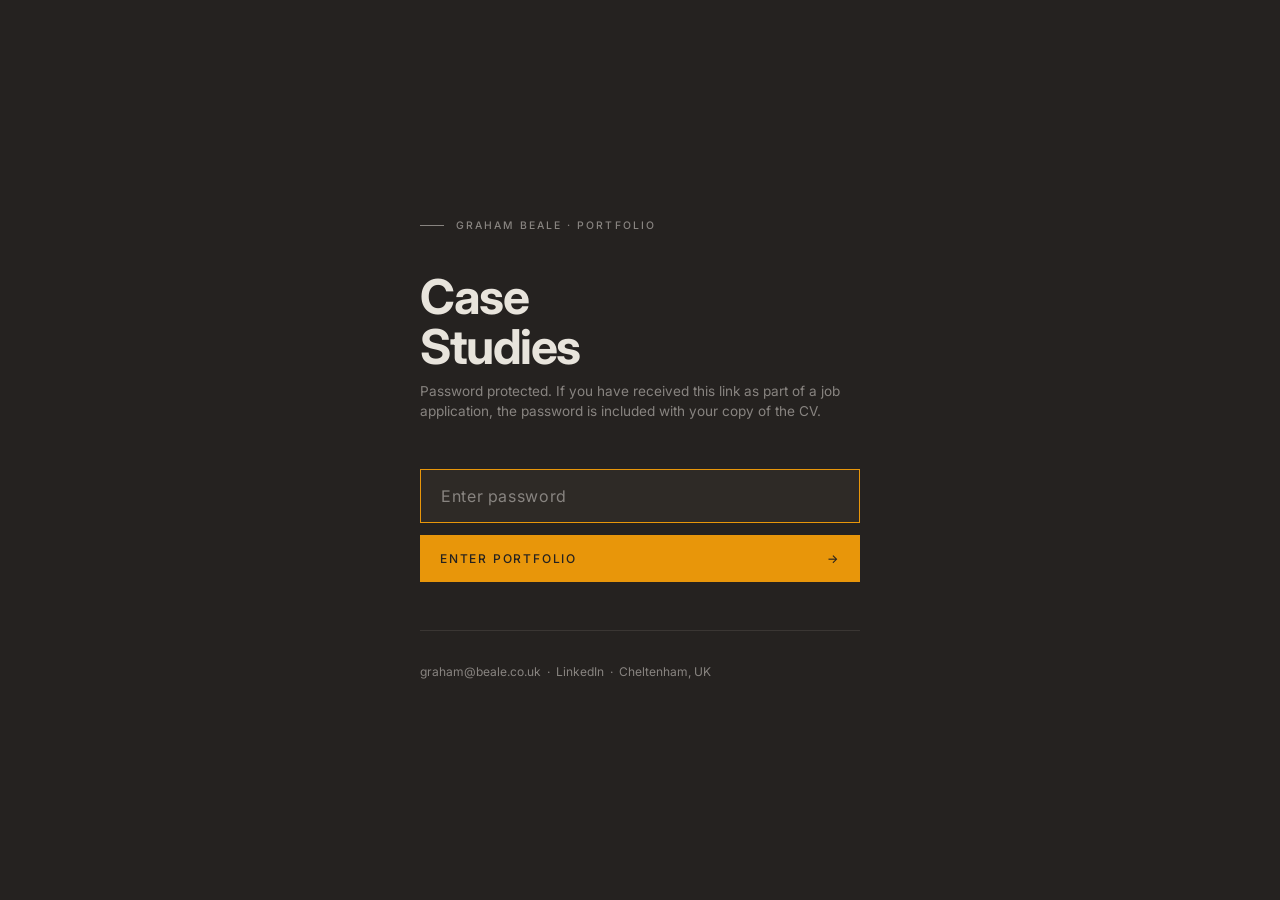
<file: portfolio/index.html>
<!DOCTYPE html>
<html lang="en">
<head>
<meta charset="UTF-8">
<meta name="viewport" content="width=device-width, initial-scale=1.0">
<title>Graham Beale — Design and Product Leadership</title>
<link rel="preconnect" href="https://fonts.googleapis.com">
<link href="https://fonts.googleapis.com/css2?family=Inter:wght@400;500;700&display=swap" rel="stylesheet">
<style>
  :root {
    --ink: #E8E4DC;
    --cream: #E8E4DC;
    --warm-mid: #3A3633;
    --rule: #3A3633;
    --muted: #888480;
    --white: #ffffff;
    --amber: #E8960A;
    --teal: #0d6e6e;
    --indigo: #2d3a7a;
    --rust: #9e3a1a;
  }

  *, *::before, *::after { box-sizing: border-box; margin: 0; padding: 0; }
  html { font-size: 18px; scroll-behavior: smooth; }

  body {
    background: #252220;
    color: var(--cream);
    font-family: 'Inter', sans-serif;
    font-weight: 400;
    line-height: 1.7;
    -webkit-font-smoothing: antialiased;
    min-height: 100vh;
  }

  /* ── HERO ── */
  .hero {
    max-width: 1100px;
    margin: 0 auto;
    padding: 5rem 2rem 4rem;
    display: grid;
    grid-template-columns: 1fr 400px;
    gap: 4rem;
    align-items: end;
  }

  .hero-left {}

  .hero-eyebrow {
    font-size: 0.7rem;
    letter-spacing: 0.2em;
    text-transform: uppercase;
    color: var(--muted);
    font-weight: 500;
    margin-bottom: 2rem;
    display: flex;
    align-items: center;
    gap: 1rem;
  }

  .hero-eyebrow::before {
    content: '';
    display: block;
    width: 2rem;
    height: 1px;
    background: var(--muted);
  }

  .hero-name {
    font-family: 'Inter', sans-serif;
    font-size: clamp(3rem, 7vw, 5.5rem);
    font-weight: 700;
    line-height: 0.95;
    letter-spacing: -0.03em;
    color: var(--cream);
    margin-bottom: 2rem;
  }

  .hero-name em {
    font-style: normal;
    color: var(--cream);
  }

  .hero-description {
    font-size: 1.05rem;
    color: var(--muted);
    line-height: 1.7;
    max-width: 520px;
    font-weight: 400;
  }

  .hero-description strong {
    color: var(--cream);
    font-weight: 400;
  }

  .hero-right {
    padding-bottom: 0.5rem;
  }

  .hero-tags {
    display: flex;
    flex-direction: column;
    gap: 0.6rem;
  }

  .hero-tag {
    display: flex;
    align-items: center;
    gap: 0.75rem;
    font-size: 0.8rem;
    color: var(--muted);
    letter-spacing: 0.04em;
  }

  .tag-dot {
    width: 6px;
    height: 6px;
    border-radius: 50%;
    flex-shrink: 0;
  }

  .tag-dot.amber { background: var(--amber); }
  .tag-dot.teal { background: var(--teal); }
  .tag-dot.indigo { background: var(--indigo); }
  .tag-dot.rust { background: var(--rust); }

  .hero-contact {
    margin-top: 2.5rem;
    padding-top: 2rem;
    border-top: 1px solid #3A3633;
    display: flex;
    flex-direction: column;
    gap: 0.4rem;
  }

  .hero-contact a {
    font-size: 0.8rem;
    color: var(--muted);
    text-decoration: none;
    letter-spacing: 0.04em;
    transition: color 0.2s;
  }

  .hero-contact a:hover { color: var(--cream); }

  /* ── DIVIDER ── */
  .divider {
    max-width: 1100px;
    margin: 0 auto;
    padding: 0 2rem;
    border-top: 1px solid #3A3633;
  }

  /* ── CASE STUDIES LABEL ── */
  .section-intro {
    max-width: 1100px;
    margin: 0 auto;
    padding: 3rem 2rem 2rem;
    display: flex;
    align-items: center;
    justify-content: space-between;
    gap: 2rem;
  }

  .section-intro-label {
    font-size: 0.7rem;
    letter-spacing: 0.2em;
    text-transform: uppercase;
    color: var(--muted);
    font-weight: 500;
    display: flex;
    align-items: center;
    gap: 1rem;
  }

  .section-intro-label::before {
    content: '';
    display: block;
    width: 2rem;
    height: 1px;
    background: var(--muted);
  }

  .section-intro-note {
    font-size: 0.8rem;
    color: var(--muted);
    font-style: italic;
    font-family: 'Inter', sans-serif;
  }

  /* ── CASE STUDY GRID ── */
  .cases {
    max-width: 1100px;
    margin: 0 auto;
    padding: 0 2rem 6rem;
    display: grid;
    grid-template-columns: 1fr 1fr;
    gap: 1px;
    background: #3A3633;
    border: 1px solid #3A3633;
  }

  /* ── CASE CARD ── */
  .case-card {
    background: #252220;
    padding: 2.5rem;
    text-decoration: none;
    display: flex;
    flex-direction: column;
    gap: 0;
    position: relative;
    overflow: hidden;
    transition: background 0.3s;
    min-height: 380px;
  }

  .case-card::before {
    content: '';
    position: absolute;
    top: 0;
    left: 0;
    right: 0;
    height: 3px;
    background: var(--card-color);
    transform: scaleX(0);
    transform-origin: left;
    transition: transform 0.4s ease;
  }

  .case-card:hover { background: #2e2a26; }
  .case-card:hover::before { transform: scaleX(1); }

  .case-card.amber { --card-color: var(--amber); }
  .case-card.teal { --card-color: var(--teal); }
  .case-card.indigo { --card-color: var(--indigo); }
  .case-card.rust { --card-color: var(--rust); }

  .card-number {
    font-family: 'Inter', sans-serif;
    font-size: 5rem;
    font-weight: 700;
    line-height: 1;
    color: var(--card-color);
    opacity: 0.15;
    position: absolute;
    top: 1.5rem;
    right: 2rem;
    letter-spacing: -0.04em;
    transition: opacity 0.3s;
  }

  .case-card:hover .card-number { opacity: 0.25; }

  .card-meta {
    display: flex;
    align-items: center;
    gap: 0.75rem;
    margin-bottom: 2rem;
  }

  .card-tag {
    font-size: 0.6rem;
    font-weight: 500;
    letter-spacing: 0.15em;
    text-transform: uppercase;
    background: var(--card-color);
    color: var(--white);
    padding: 0.25rem 0.6rem;
  }

  .card-year {
    font-size: 0.7rem;
    color: var(--muted);
    letter-spacing: 0.08em;
  }

  .card-org {
    font-size: 0.7rem;
    letter-spacing: 0.12em;
    text-transform: uppercase;
    color: var(--muted);
    font-weight: 500;
    margin-bottom: 0.75rem;
  }

  .card-title {
    font-family: 'Inter', sans-serif;
    font-size: clamp(1.4rem, 2.5vw, 1.9rem);
    font-weight: 700;
    line-height: 1.15;
    color: var(--cream);
    letter-spacing: -0.01em;
    margin-bottom: 1.25rem;
    flex: 1;
  }

  .card-description {
    font-size: 0.85rem;
    color: var(--muted);
    line-height: 1.6;
    margin-bottom: 2rem;
    font-weight: 400;
  }

  .card-themes {
    display: flex;
    flex-wrap: wrap;
    gap: 0.4rem;
    margin-bottom: 2rem;
  }

  .card-theme {
    font-size: 0.65rem;
    letter-spacing: 0.08em;
    text-transform: uppercase;
    color: var(--muted);
    border: 1px solid #3A3633;
    padding: 0.2rem 0.6rem;
    transition: border-color 0.2s, color 0.2s;
  }

  .case-card:hover .card-theme {
    border-color: #4a4440;
    color: #9a8f80;
  }

  .card-cta {
    font-size: 0.75rem;
    font-weight: 500;
    letter-spacing: 0.1em;
    text-transform: uppercase;
    color: var(--card-color);
    display: flex;
    align-items: center;
    gap: 0.5rem;
    margin-top: auto;
    opacity: 0.7;
    transition: opacity 0.2s, gap 0.2s;
  }

  .case-card:hover .card-cta {
    opacity: 1;
    gap: 0.75rem;
  }

  /* ── FOOTER ── */
  .site-footer {
    border-top: 1px solid #3A3633;
    max-width: 1100px;
    margin: 0 auto;
    padding: 2rem;
    display: flex;
    justify-content: space-between;
    align-items: center;
    flex-wrap: wrap;
    gap: 1rem;
  }

  .footer-name {
    font-family: 'Inter', sans-serif;
    font-size: 0.9rem;
    font-weight: 700;
    color: var(--cream);
  }

  .footer-note {
    font-size: 0.75rem;
    color: var(--muted);
  }

  /* ── ANIMATIONS ── */
  @keyframes fadeUp {
    from { opacity: 0; transform: translateY(24px); }
    to { opacity: 1; transform: translateY(0); }
  }

  .hero-eyebrow { animation: fadeUp 0.5s ease both; }
  .hero-name { animation: fadeUp 0.5s 0.1s ease both; }
  .hero-description { animation: fadeUp 0.5s 0.2s ease both; }
  .hero-right { animation: fadeUp 0.5s 0.25s ease both; }
  .case-card:nth-child(1) { animation: fadeUp 0.5s 0.3s ease both; }
  .case-card:nth-child(2) { animation: fadeUp 0.5s 0.4s ease both; }
  .case-card:nth-child(3) { animation: fadeUp 0.5s 0.5s ease both; }
  .case-card:nth-child(4) { animation: fadeUp 0.5s 0.6s ease both; }

  /* ── RESPONSIVE ── */
  @media (max-width: 860px) {
    .hero { grid-template-columns: 1fr; gap: 3rem; }
    .hero-right { border-top: 1px solid #3A3633; padding-top: 2rem; }
    .cases { grid-template-columns: 1fr; }
    .case-card { min-height: auto; }
    .section-intro { flex-direction: column; align-items: flex-start; gap: 0.5rem; }
  }
</style>
<script>
  if (sessionStorage.getItem("gb_portfolio_auth") !== "true") {
    window.location.href = "enter.html";
  }
</script>
</head>
<body>

<!-- HERO -->
<section class="hero">
  <div class="hero-left">
    <p class="hero-eyebrow">Portfolio · Case Studies</p>
    <h1 class="hero-name">Graham<br>Beale</h1>
    <p class="hero-description">
      <strong>Senior design and product leader</strong> with over twenty years of experience across cybersecurity, fintech, media, and marketplace platforms. He builds human-centred digital products and the conditions that make them possible: the teams, the standards, and the cross-functional trust that makes good work sustainable.
    </p>
    <p class="hero-description" style="margin-top:1rem;">
      Currently available from July 2026. Open to director, head, and VP-level roles where design, product, and engineering work as genuine partners.
    </p>
  </div>
  <div class="hero-right">
    <div class="hero-tags">
      <div class="hero-tag"><span class="tag-dot amber"></span>Research and strategic validation</div>
      <div class="hero-tag"><span class="tag-dot teal"></span>Accessibility practice building</div>
      <div class="hero-tag"><span class="tag-dot indigo"></span>Design systems at scale</div>
      <div class="hero-tag"><span class="tag-dot rust"></span>Human-centred AI leadership</div>
      <div class="hero-tag" style="margin-top:0.5rem;"><span class="tag-dot" style="background:var(--muted);"></span>Cross-functional team building</div>
      <div class="hero-tag"><span class="tag-dot" style="background:var(--muted);"></span>ISO 30071-1:2019 · NIST · Empowered product model</div>
      <div class="hero-tag"><span class="tag-dot" style="background:var(--muted);"></span>BBC · Yahoo · Yell · Nationwide · Mimecast</div>
    </div>
    <div class="hero-contact">
      <a href="mailto:graham@beale.co.uk">graham@beale.co.uk</a>
      <a href="https://linkedin.com/in/grahambeale" target="_blank">linkedin.com/in/grahambeale</a>
      <a href="https://beale.co.uk" target="_blank">beale.co.uk</a>
    </div>
  </div>
</section>

<div class="divider"></div>

<!-- SECTION INTRO -->
<div class="section-intro">
  <span class="section-intro-label">Selected case studies</span>
  <span class="section-intro-note">Four leadership stories across strategy, standards, systems, and AI</span>
</div>

<!-- CASE STUDY GRID -->
<div class="cases">

  <!-- 1: Yell -->
  <a href="yell-project-alpha.html" class="case-card amber">
    <span class="card-number">01</span>
    <div class="card-meta">
      <span class="card-tag">Research and Strategy</span>
      <span class="card-year">2017</span>
    </div>
    <p class="card-org">Yell</p>
    <h2 class="card-title">Project Alpha: rebuilding a consumer proposition from the ground up</h2>
    <p class="card-description">Consumer NPS at -1. Call volumes down 39% year on year. Google eroding the core business model. A six-week research programme led to a CEO-level decision to build an entirely new two-sided marketplace, against significant internal resistance.</p>
    <div class="card-themes">
      <span class="card-theme">Strategic research</span>
      <span class="card-theme">Competitive analysis</span>
      <span class="card-theme">Prototype validation</span>
      <span class="card-theme">C-suite influence</span>
    </div>
    <span class="card-cta">Read case study &#8594;</span>
  </a>

  <!-- 2: Accessibility -->
  <a href="mimecast-accessibility.html" class="case-card teal">
    <span class="card-number">02</span>
    <div class="card-meta">
      <span class="card-tag">Accessibility · Practice Build</span>
      <span class="card-year">2021&#8211;2025</span>
    </div>
    <p class="card-org">Mimecast</p>
    <h2 class="card-title">Building accessibility from assumption to standard</h2>
    <p class="card-description">Zero WCAG audits, zero VPATs, no AA compliance across any product. A four-year programme, anchored in ISO 30071-1:2019, embedded accessibility into QA, the design system, and the culture, until teams were competing to demonstrate compliance.</p>
    <div class="card-themes">
      <span class="card-theme">ISO 30071-1:2019</span>
      <span class="card-theme">Practice building</span>
      <span class="card-theme">Organisational influence</span>
      <span class="card-theme">Regulatory positioning</span>
    </div>
    <span class="card-cta">Read case study &#8594;</span>
  </a>

  <!-- 3: Elements -->
  <a href="mimecast-elements.html" class="case-card indigo">
    <span class="card-number">03</span>
    <div class="card-meta">
      <span class="card-tag">Design Systems</span>
      <span class="card-year">2022&#8211;2026+</span>
    </div>
    <p class="card-org">Mimecast</p>
    <h2 class="card-title">Mimecast Elements: one design language across many platforms</h2>
    <p class="card-description">Four historic design system versions across multiple technical platforms, none consistently adopted. A shared system built in partnership with the platform engineering team became the standard across the business, improving customer experience and freeing delivery capacity.</p>
    <div class="card-themes">
      <span class="card-theme">Design systems</span>
      <span class="card-theme">Engineering partnership</span>
      <span class="card-theme">Portfolio adoption</span>
      <span class="card-theme">Accessibility at scale</span>
    </div>
    <span class="card-cta">Read case study &#8594;</span>
  </a>

  <!-- 4: AI Guild -->
  <a href="mimecast-ai-guild.html" class="case-card rust">
    <span class="card-number">04</span>
    <div class="card-meta">
      <span class="card-tag">Human-Centred AI</span>
      <span class="card-year">2020&#8211;2025</span>
    </div>
    <p class="card-org">Mimecast</p>
    <h2 class="card-title">From service team to AI-first guild</h2>
    <p class="card-description">A design function that started as a peripheral service became a network of embedded squad leaders, connected by a cross-functional guild open to product managers, engineers, and customer-facing teams. The guild became the vehicle for AI adoption across the organisation.</p>
    <div class="card-themes">
      <span class="card-theme">Team model</span>
      <span class="card-theme">AI adoption</span>
      <span class="card-theme">Cross-functional practice</span>
      <span class="card-theme">Human-centred AI</span>
    </div>
    <span class="card-cta">Read case study &#8594;</span>
  </a>

</div>

<!-- FOOTER -->
<footer class="site-footer">
  <span class="footer-name">Graham Beale</span>
  <span class="footer-note">Cheltenham, UK &nbsp;·&nbsp; EU and UK passport holder &nbsp;·&nbsp; Available from July 2026</span>
</footer>

</body>
</html>
</file>
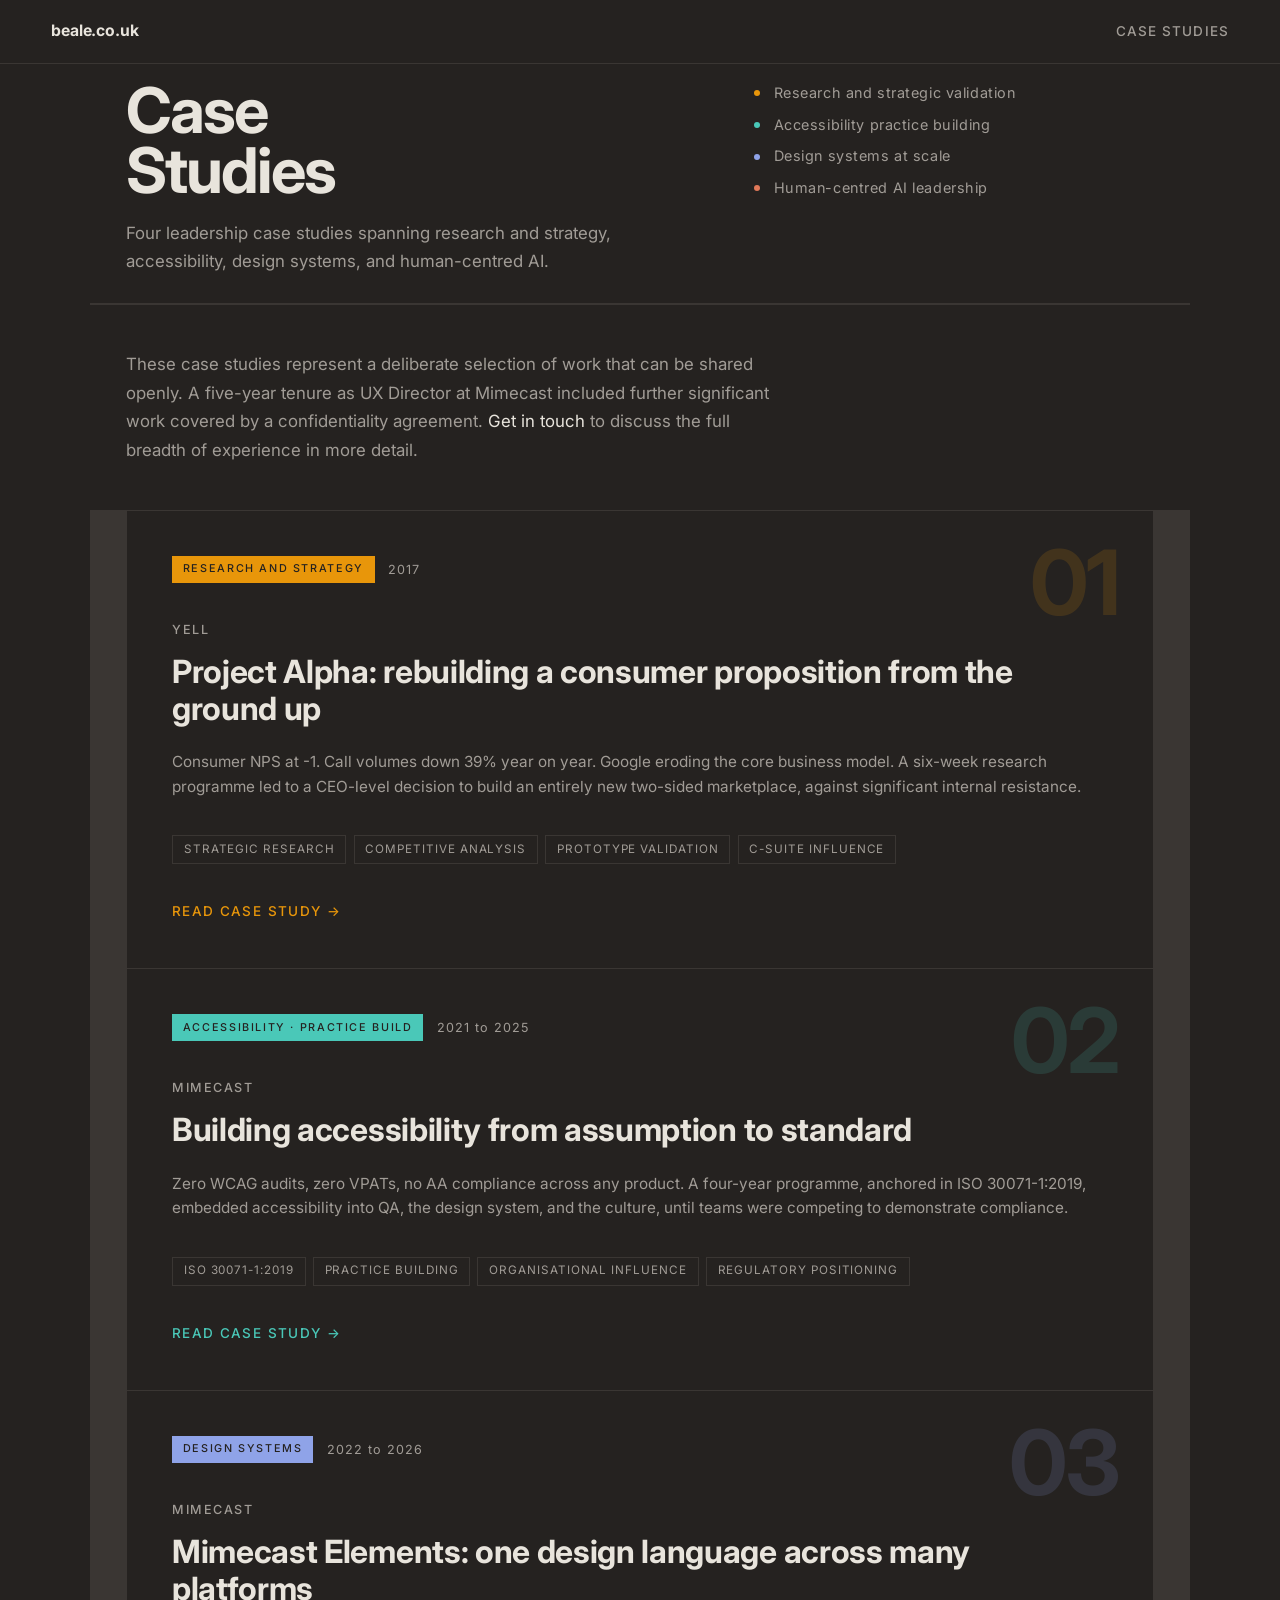
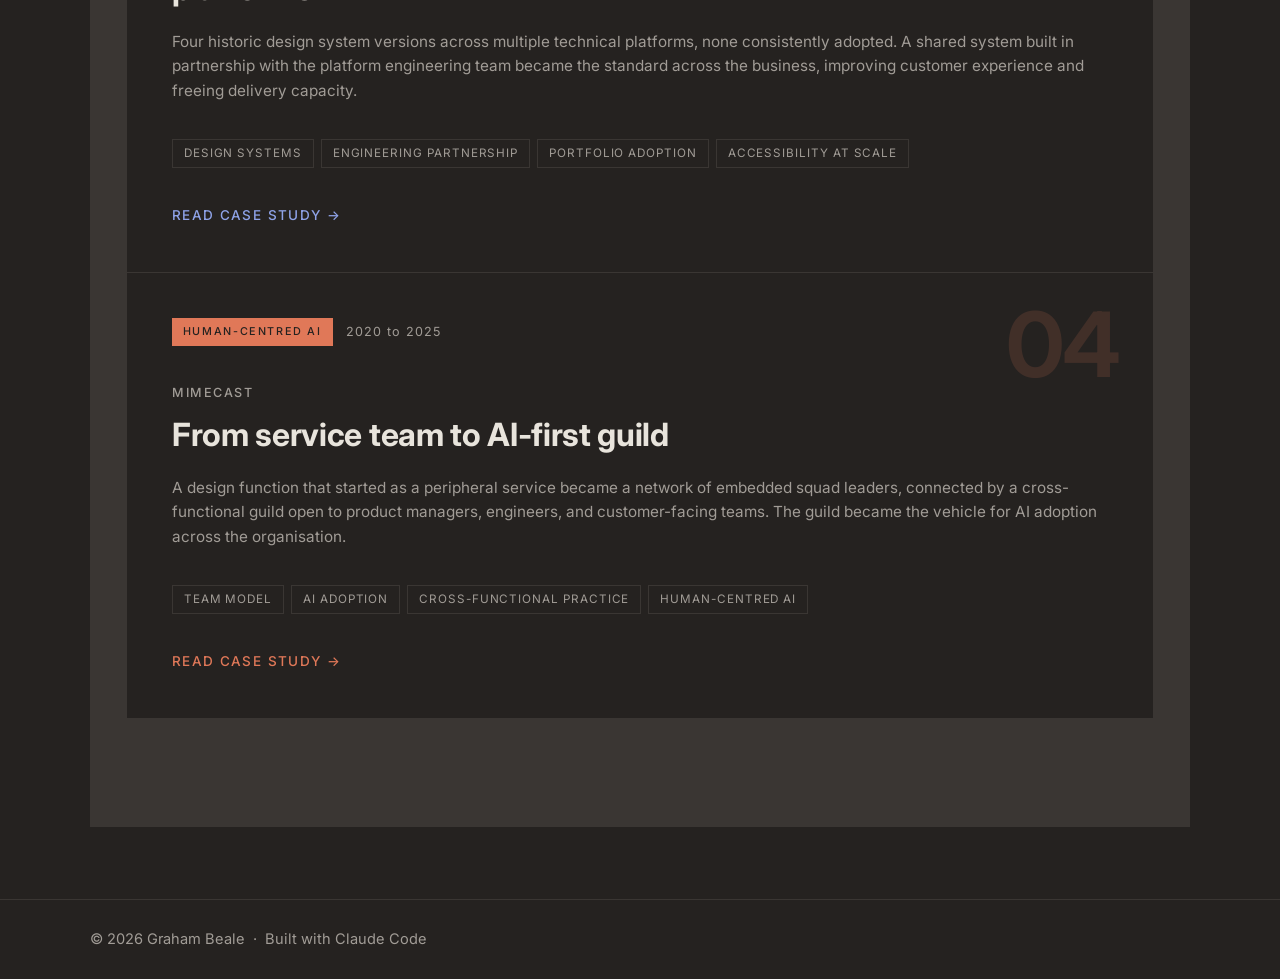
<file: case-studies/enter.html>
<!DOCTYPE html>
<html lang="en-GB">
<head>
<meta charset="UTF-8">
<meta name="viewport" content="width=device-width, initial-scale=1.0">
<title>Graham Beale | Case Studies</title>
<meta http-equiv="refresh" content="0; url=index.html">
<meta name="robots" content="noindex">
<link rel="canonical" href="https://beale.co.uk/case-studies/index.html">
<style>
  *, *::before, *::after { box-sizing: border-box; margin: 0; padding: 0; }
  body {
    min-height: 100vh;
    display: flex;
    align-items: center;
    padding: 2rem clamp(1.5rem, 6vmin, 5rem);
    background: #252220;
    color: #E8E4DC;
    font-family: 'Inter', 'Helvetica Neue', Arial, sans-serif;
    line-height: 1.6;
  }
  main { max-width: 40rem; }
  h1 { font-size: 2rem; font-weight: 700; letter-spacing: -0.02em; margin-bottom: 0.75rem; }
  p { font-size: 1.0625rem; color: #A19C96; }
  a { color: #E8960A; text-underline-offset: 4px; }
  a:hover { color: #F0A828; }
  a:focus-visible { outline: 2px solid #E8E4DC; outline-offset: 4px; }
</style>
</head>
<body>
<main>
  <h1>Case studies</h1>
  <p>The case studies are open to everyone and have moved. <a href="index.html">Go to the case studies</a>.</p>
</main>
</body>
</html>
</file>
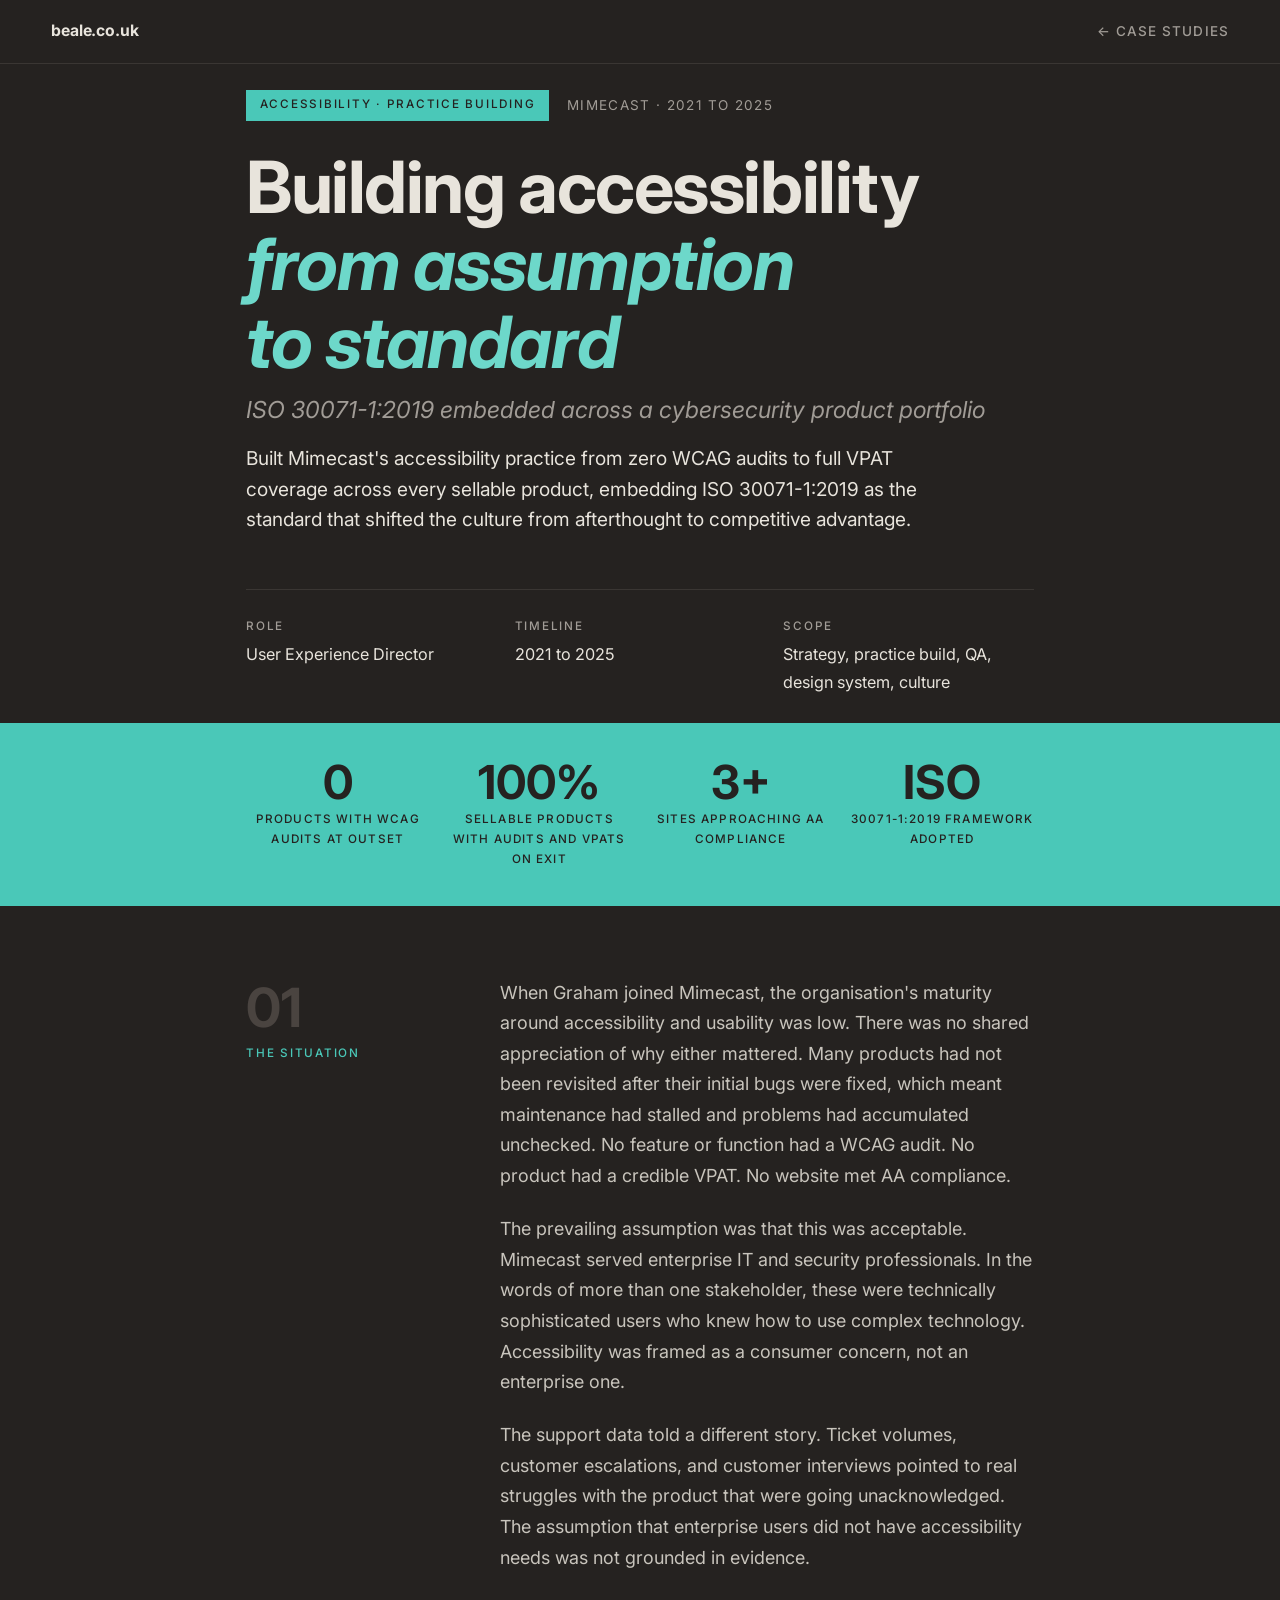
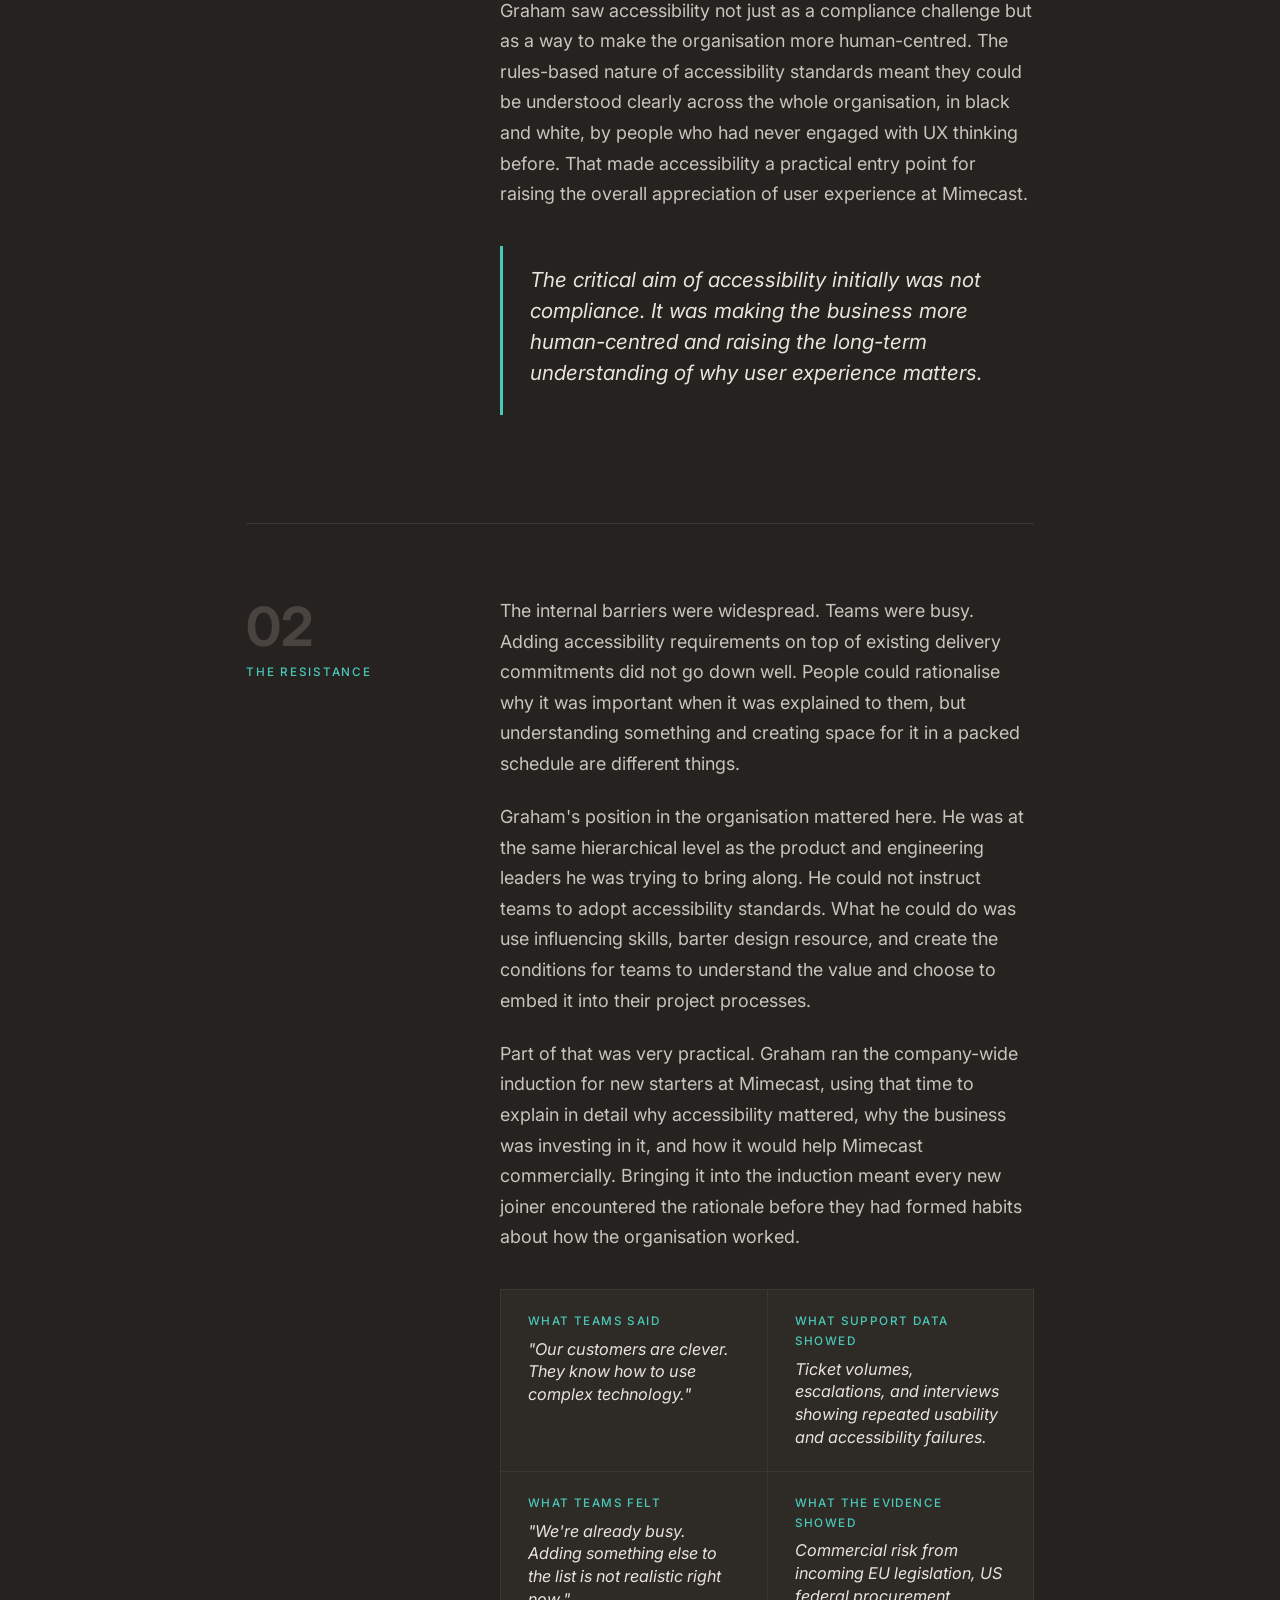
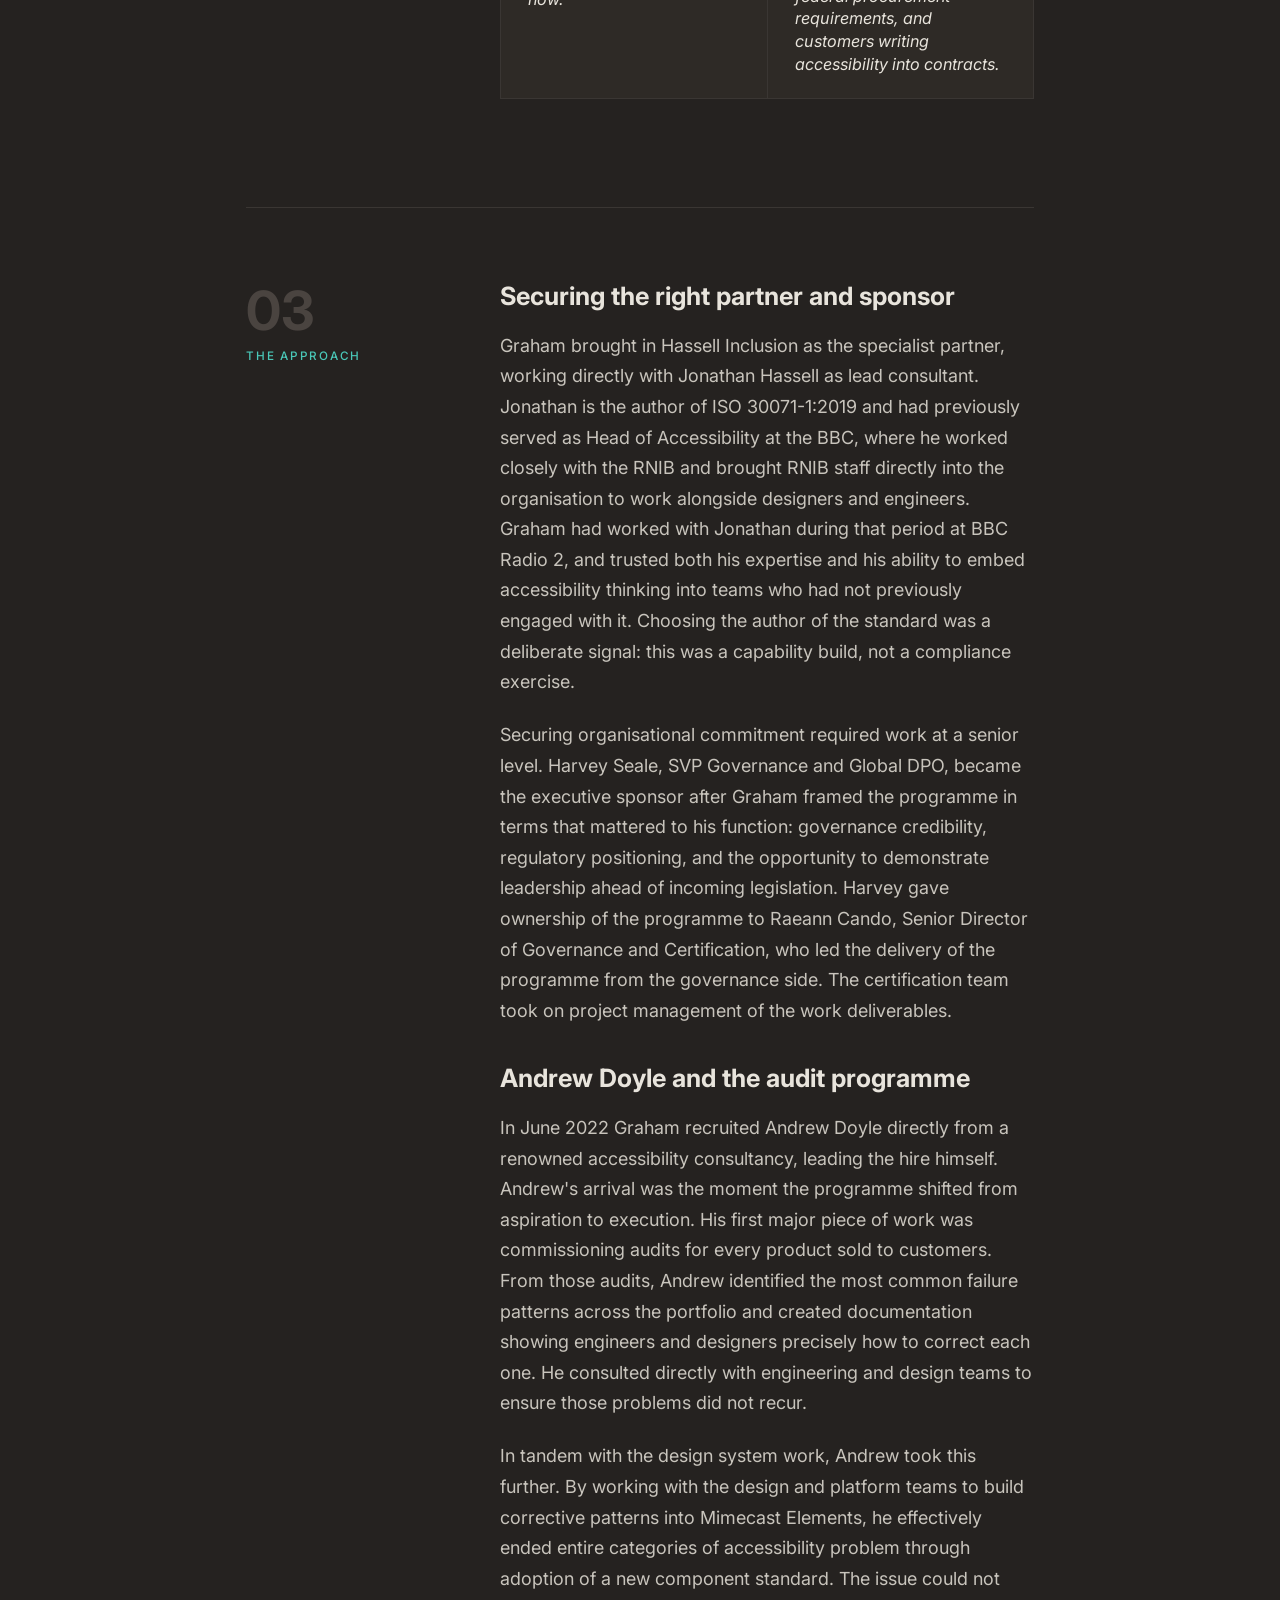
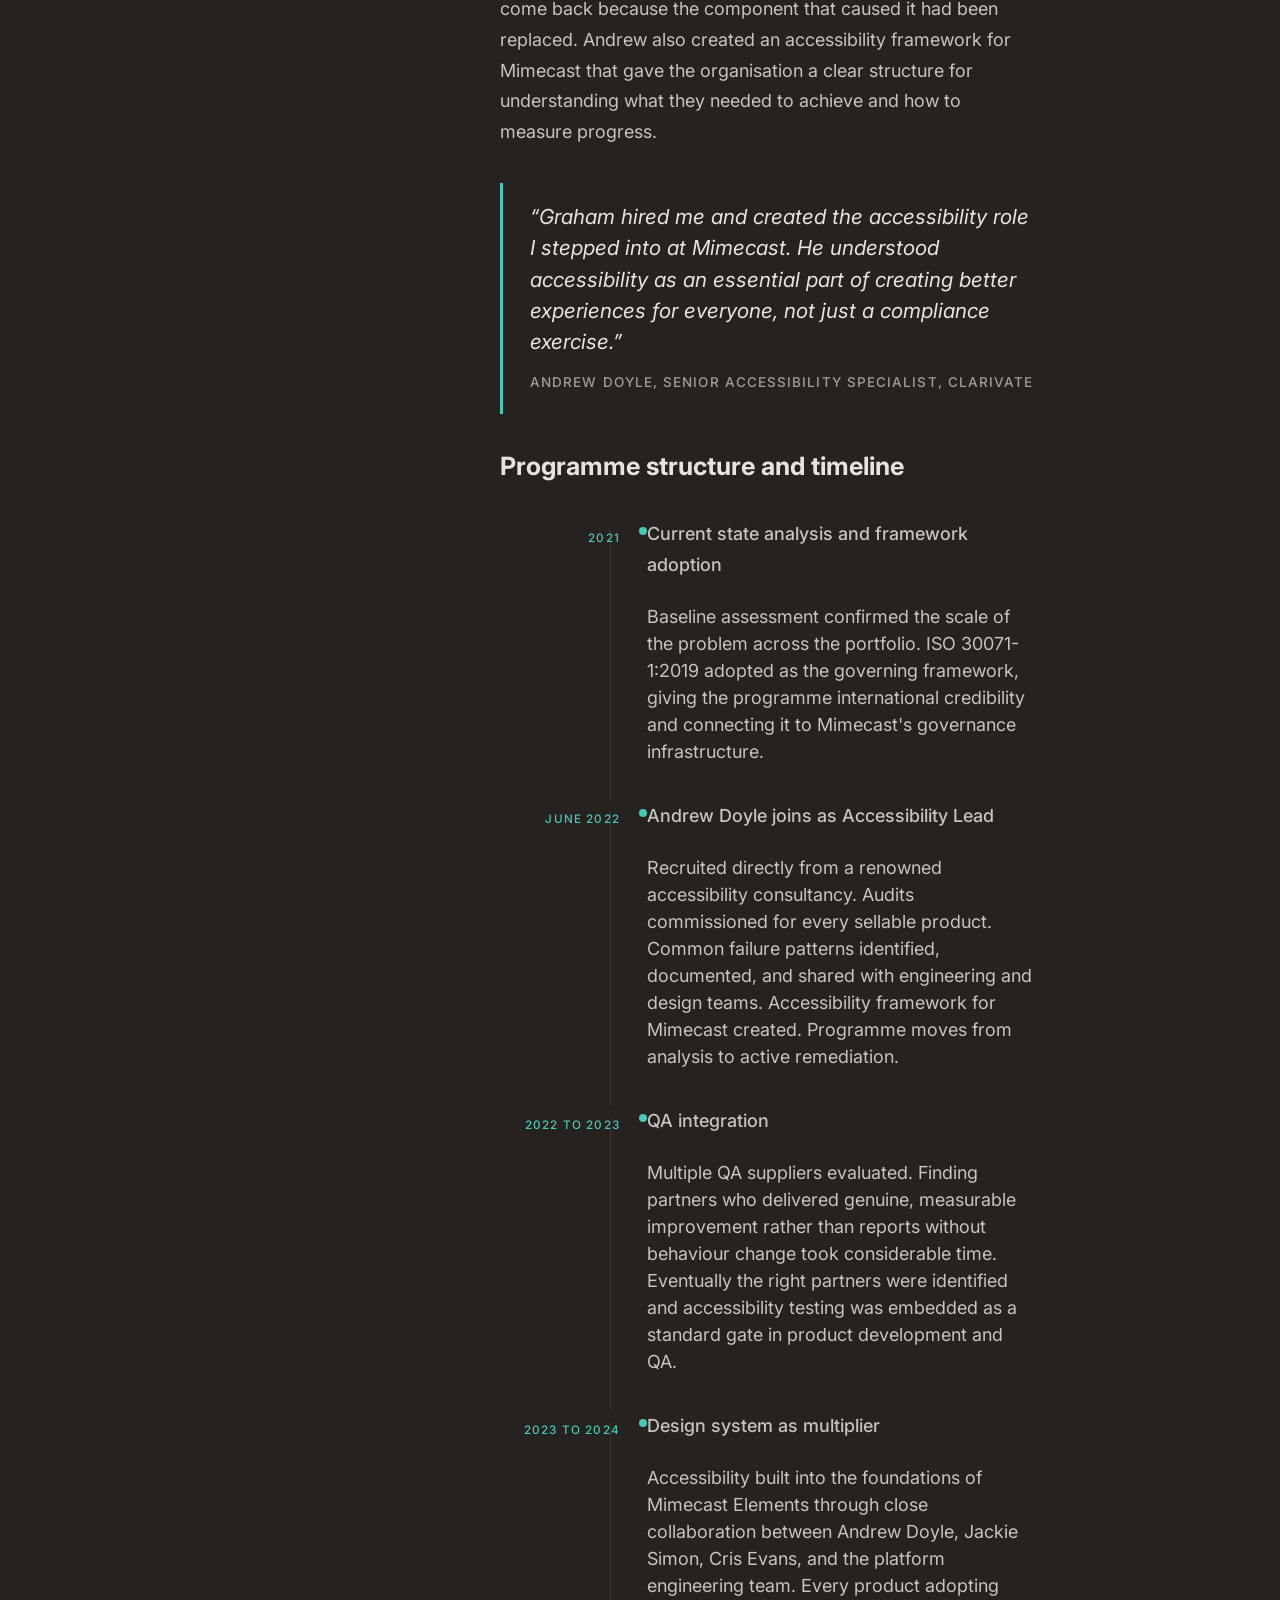
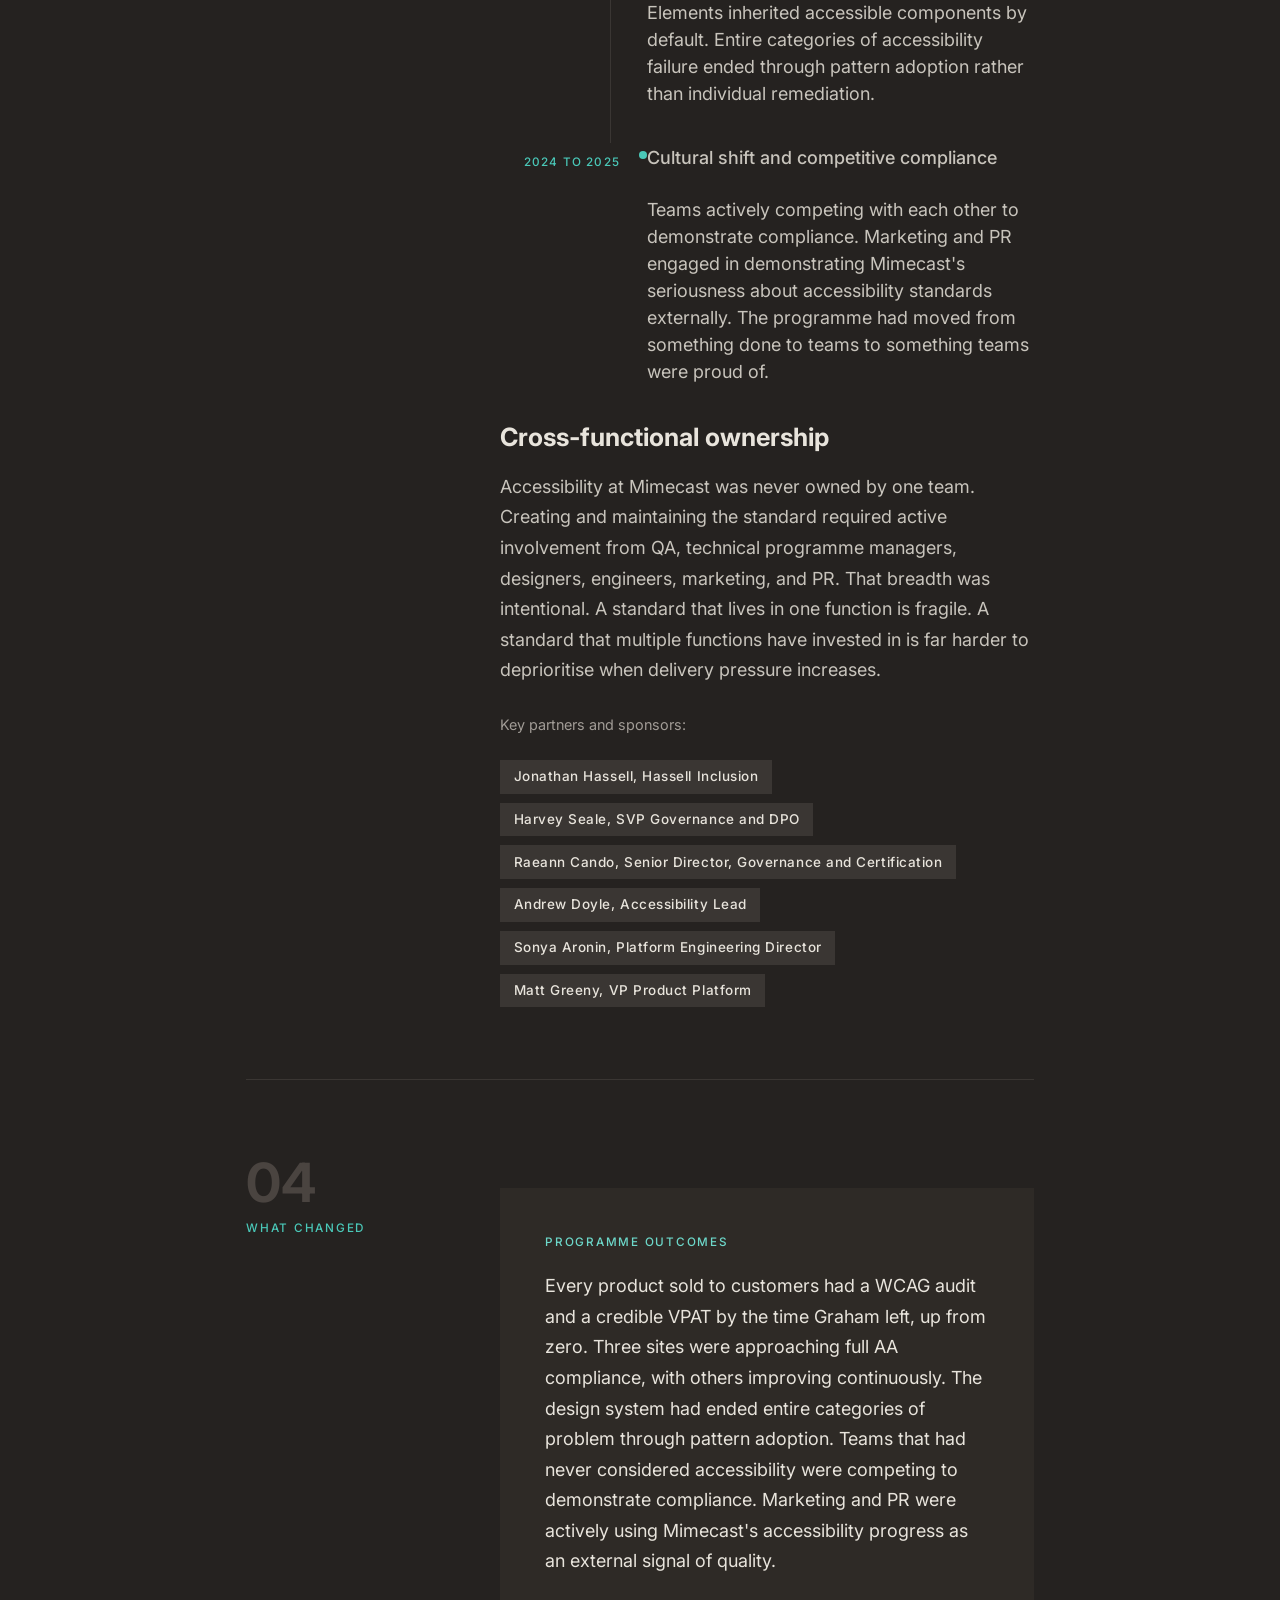
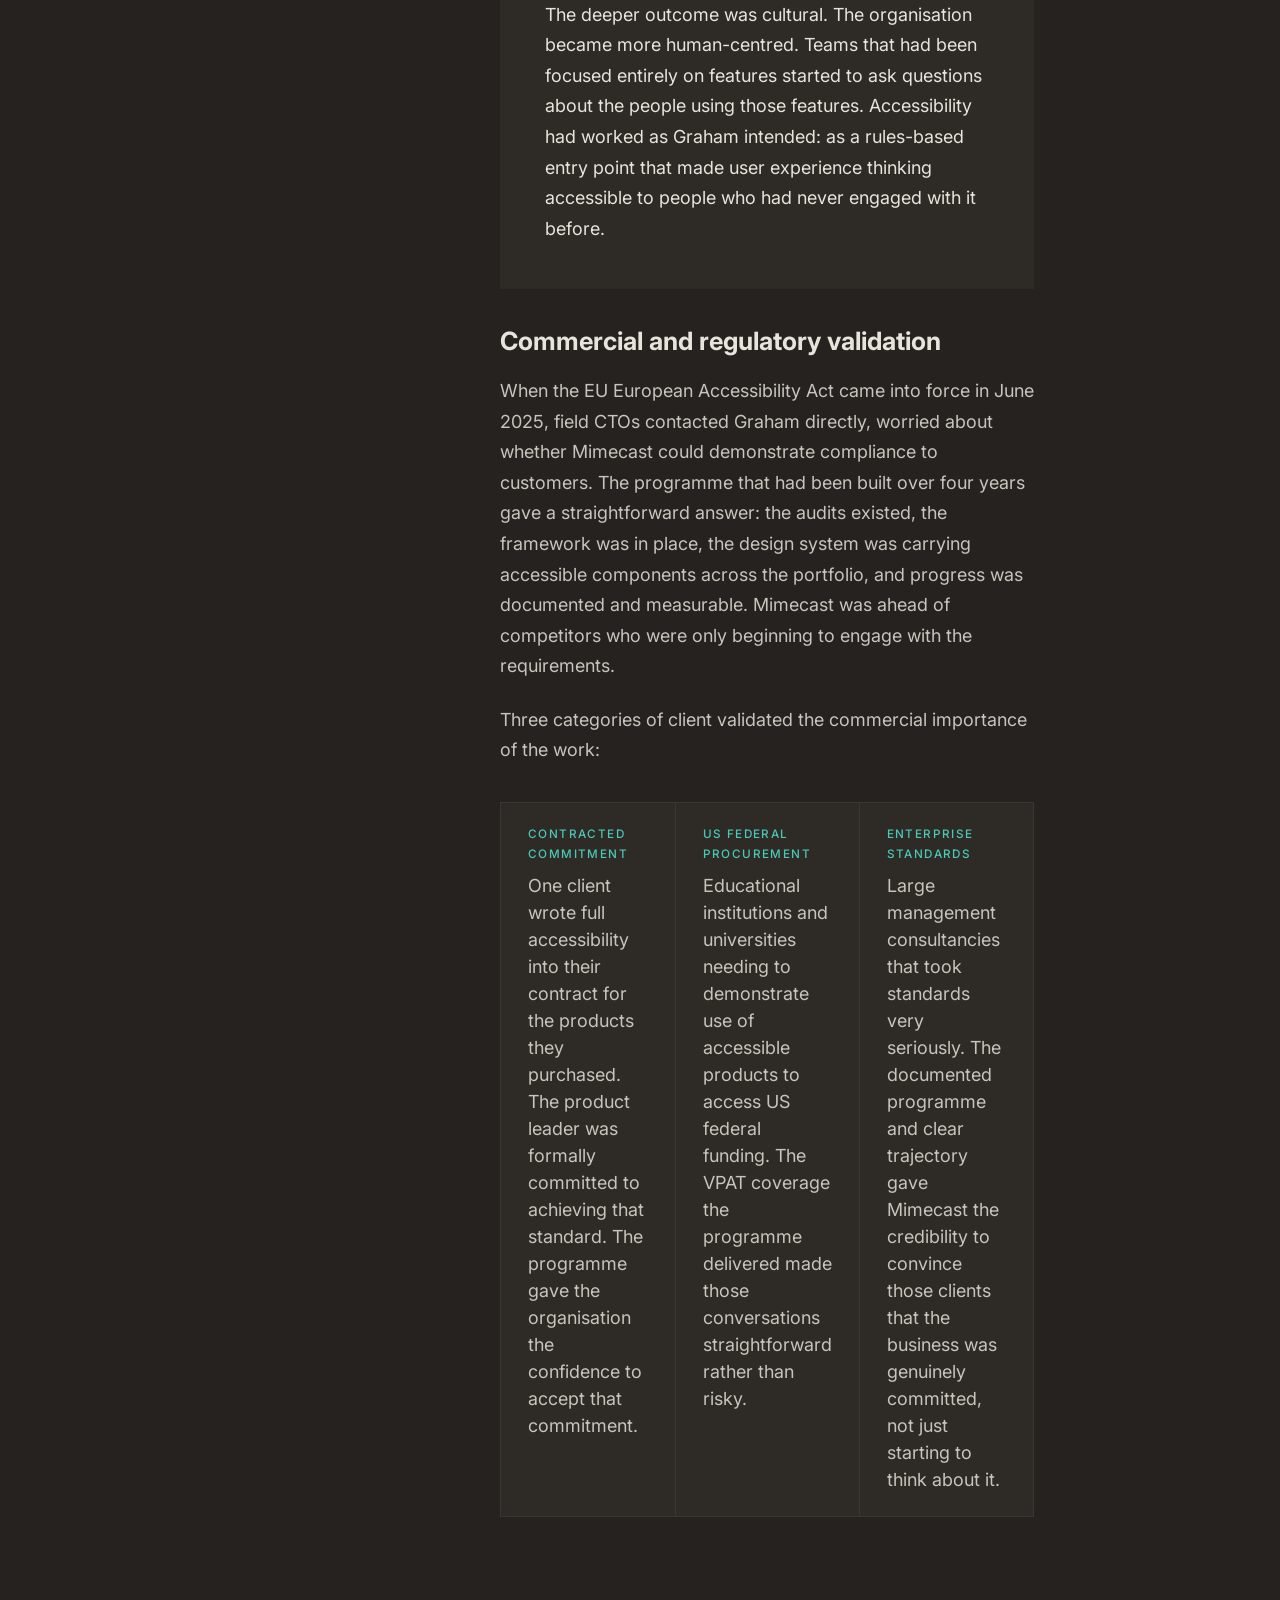
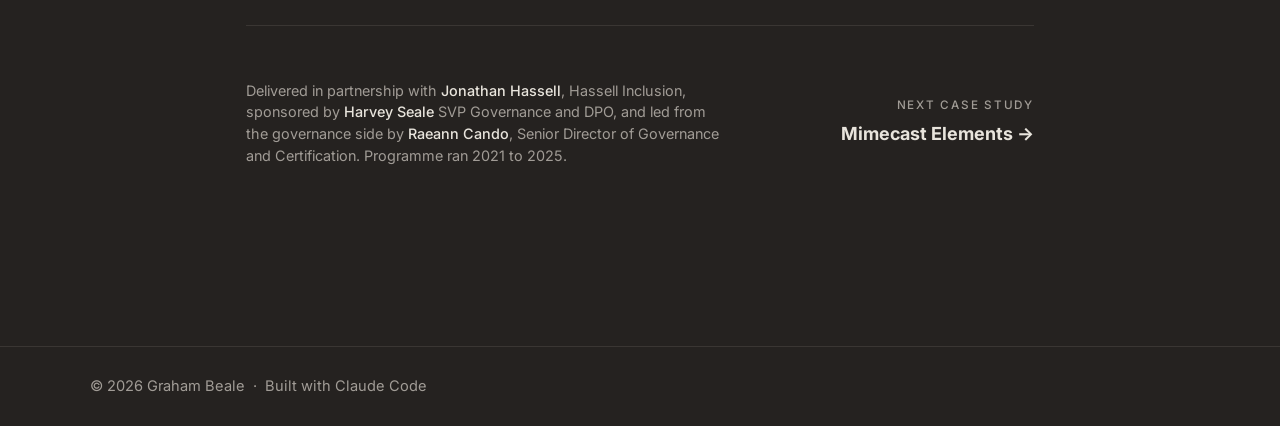
<file: case-studies/mimecast-accessibility.html>
<!DOCTYPE html>
<html lang="en-GB">
<head>
<meta charset="UTF-8">
<meta name="viewport" content="width=device-width, initial-scale=1.0">
<title>Graham Beale | Building an Accessibility Practice</title>
<link rel="preconnect" href="https://fonts.googleapis.com">
<link href="https://fonts.googleapis.com/css2?family=Inter:wght@400;500;700&display=swap" rel="stylesheet">
<style>
  :root {
    --ink: #E8E4DC;
    --cream: #E8E4DC;
    --warm-mid: #3A3633;
    --teal: #4ac8b8;
    --teal-light: #6dd8ca;
    --rule: #3A3633;
    --muted: #A19C96;
    --white: #ffffff;
  }
  *, *::before, *::after { box-sizing: border-box; margin: 0; padding: 0; }
  html { font-size: 18px;}
  body { background: #252220; color: var(--ink); font-family: 'Inter', sans-serif; font-weight: 400; line-height: 1.7; -webkit-font-smoothing: antialiased; }
  .masthead { background: #252220; padding: 2rem 0 0; padding-top: 5rem; }
  .masthead-inner { max-width: 860px; margin: 0 auto; padding: 0 2rem; }
  .eyebrow { display: flex; align-items: center; gap: 1rem; margin-bottom: 1.5rem; }
  .tag { background: var(--teal); color: #252220; font-size: 0.65rem; font-weight: 500; letter-spacing: 0.15em; text-transform: uppercase; padding: 0.3rem 0.75rem; }
  .year { color: var(--muted); font-size: 0.75rem; letter-spacing: 0.1em; text-transform: uppercase; }
  .hero-title { font-family: 'Inter', sans-serif; font-size: clamp(2.4rem, 6vw, 4rem); font-weight: 700; line-height: 1.08; color: var(--cream); letter-spacing: -0.02em; margin-bottom: 0.5rem;}
  .hero-title em { font-style: italic; color: var(--teal-light); }
  .hero-subtitle { font-family: 'Inter', sans-serif; font-size: clamp(1rem, 2.5vw, 1.3rem); font-weight: 400; font-style: italic; color: var(--muted); margin-bottom: 0.75rem;}
  .hero-summary { font-size: 1.0625rem; line-height: 1.6; color: var(--cream); max-width: 56ch; margin-bottom: 3rem; }
  .meta-strip { border-top: 1px solid #3A3633; display: grid; grid-template-columns: repeat(3, 1fr); padding: 1.5rem 0; gap: 1rem;}
  .meta-item { display: flex; flex-direction: column; gap: 0.25rem; }
  .meta-label { font-size: 0.65rem; letter-spacing: 0.15em; text-transform: uppercase; color: var(--muted); font-weight: 500; }
  .meta-value { font-size: 0.9rem; color: var(--cream); font-weight: 400; }
  .stat-bar { background: var(--teal); padding: 2rem 0; }
  .stat-bar-inner { max-width: 860px; margin: 0 auto; padding: 0 2rem; display: grid; grid-template-columns: repeat(4, 1fr); gap: 1rem; text-align: center; }
  .stat-item { display: flex; flex-direction: column; gap: 0.2rem; }
  .stat-number { font-family: 'Inter', sans-serif; font-size: clamp(1.8rem, 4vw, 2.6rem); font-weight: 700; color: #252220; line-height: 1; }
  .stat-label { font-size: 0.65rem; letter-spacing: 0.1em; text-transform: uppercase; color: #252220; font-weight: 500; }
  .content { max-width: 860px; margin: 0 auto; padding: 4rem 2rem 6rem; }
  .section { margin-bottom: 4rem; display: grid; grid-template-columns: 200px 1fr; gap: 3rem; align-items: start; }
  .section-label { padding-top: 0.2rem; position: sticky; top: 2rem; }
  .section-label::before { font-family: 'Inter', sans-serif; font-size: 3rem; font-weight: 700; color: #4a4440; line-height: 1; display: block; content: attr(data-number); content: attr(data-number) / ""; }
  .section-title { font-size: 0.65rem; font-weight: 500; letter-spacing: 0.15em; text-transform: uppercase; color: var(--teal); margin-top: 0.5rem; display: block; }
  .section-body h3 { font-family: 'Inter', sans-serif; font-size: 1.4rem; font-weight: 700; line-height: 1.3; color: #E8E4DC; margin-bottom: 1rem; margin-top: 2rem; }
  .section-body h3:first-child { margin-top: 0; }
  .section-body p { margin-bottom: 1.25rem; color: #C8C4BC; font-size: 1rem; }
  .section-body p:last-child { margin-bottom: 0; }
  .pull-quote { border-left: 3px solid var(--teal); margin: 2rem 0; padding: 1rem 0 1rem 1.5rem; }
  .pull-quote p { font-family: 'Inter', sans-serif; font-size: 1.15rem; font-style: italic; font-weight: 400; color: #E8E4DC !important; line-height: 1.5; margin-bottom: 0.5rem !important; }
  .pull-quote cite { font-size: 0.75rem; letter-spacing: 0.08em; text-transform: uppercase; color: var(--muted); font-style: normal; font-weight: 500; }
  .barrier-grid { display: grid; grid-template-columns: 1fr 1fr; gap: 1px; background: var(--rule); border: 1px solid var(--rule); margin: 2rem 0; }
  .barrier-item { background: #2e2a26; padding: 1.25rem 1.5rem; display: flex; flex-direction: column; gap: 0.3rem; }
  .barrier-label { font-size: 0.65rem; font-weight: 500; letter-spacing: 0.12em; text-transform: uppercase; color: var(--teal); }
  .barrier-text { font-size: 0.9rem; color: #E8E4DC; font-style: italic; font-family: 'Inter', sans-serif; line-height: 1.4; }
  .timeline { margin: 2rem 0; display: flex; flex-direction: column; gap: 0; }
  .timeline-item { display: grid; grid-template-columns: 120px 1fr; gap: 1.5rem; position: relative; padding-bottom: 2rem; }
  .timeline-item:last-child { padding-bottom: 0; }
  .timeline-item::before { content: ''; position: absolute; left: 110px; top: 0.6rem; bottom: 0; width: 1px; background: var(--rule); }
  .timeline-item:last-child::before { display: none; }
  .timeline-marker { text-align: right; padding-top: 0.1rem; position: relative; z-index: 1; }
  .timeline-marker::after { content: ''; position: absolute; right: -1.5rem; top: 0.45rem; width: 8px; height: 8px; background: var(--teal); border-radius: 50%; }
  .timeline-phase { font-size: 0.65rem; font-weight: 500; letter-spacing: 0.1em; text-transform: uppercase; color: var(--teal); }
  .timeline-title { font-weight: 500; font-size: 0.95rem; color: #E8E4DC; margin-bottom: 0.25rem; }
  .timeline-desc { font-size: 0.85rem; color: var(--muted); line-height: 1.5; margin: 0 !important; }
  hr.section-rule { border: none; border-top: 1px solid var(--rule); margin: 4rem 0; }
  .outcome-block { background: #2e2a26; padding: 2.5rem; margin: 2rem 0; }
  .outcome-block p { color: var(--cream) !important; font-size: 1rem; }
  .outcome-label { font-size: 0.65rem; letter-spacing: 0.15em; text-transform: uppercase; color: var(--teal-light); font-weight: 500; margin-bottom: 1rem; display: block; }
  .client-grid { display: grid; grid-template-columns: repeat(3, 1fr); gap: 1px; background: var(--rule); border: 1px solid var(--rule); margin: 2rem 0; }
  .client-item { background: #2e2a26; padding: 1.25rem 1.5rem; }
  .client-label { font-size: 0.65rem; font-weight: 500; letter-spacing: 0.12em; text-transform: uppercase; color: var(--teal); margin-bottom: 0.4rem; display: block; }
  .client-desc { font-size: 0.85rem; color: var(--muted); line-height: 1.5; margin: 0 !important; }
  .partners { display: flex; flex-wrap: wrap; gap: 0.5rem; margin-top: 1rem; }
  .partner-tag { background: #3A3633; color: #E8E4DC; font-size: 0.75rem; font-weight: 500; padding: 0.3rem 0.75rem; letter-spacing: 0.04em; }
  .case-footer { border-top: 1px solid var(--rule); padding-top: 3rem; display: flex; justify-content: space-between; align-items: center; flex-wrap: wrap; gap: 1rem; }
  .footer-note { font-size: 0.8rem; color: var(--muted); max-width: 480px; line-height: 1.5; }
  .footer-note strong { color: #E8E4DC; font-weight: 500; }
  .next-case { text-decoration: none; display: flex; flex-direction: column; align-items: flex-end; gap: 0.2rem; }
  .next-label { font-size: 0.65rem; letter-spacing: 0.15em; text-transform: uppercase; color: var(--muted); font-weight: 500; }
  .next-title { font-family: 'Inter', sans-serif; font-size: 1rem; font-weight: 700; color: #E8E4DC;}
  .next-case:hover .next-title { color: var(--teal); }
  @keyframes fadeUp { from { opacity: 0; transform: translateY(20px); } to { opacity: 1; transform: translateY(0); } }
  .cs-nav {
    position: fixed;
    top: 0; left: 0; right: 0;
    z-index: 100;
    background: #252220;
    border-bottom: 1px solid #3A3633;
    display: flex;
    align-items: center;
    justify-content: space-between;
    padding: 1rem clamp(1.5rem, 4vw, 3rem);
    font-family: 'Inter', sans-serif;
  }
  .cs-nav-site {
    font-size: 0.875rem;
    font-weight: 700;
    color: #E8E4DC;
    text-decoration: none;
    letter-spacing: -0.01em;
  }  .cs-nav-site:hover { color: #E8960A; }
  .cs-nav-back, .cs-nav-label {
    font-size: 0.75rem;
    font-weight: 500;
    color: #A19C96;
    text-decoration: none;
    letter-spacing: 0.08em;
    text-transform: uppercase;
  }
  .cs-nav-back:hover { color: #E8E4DC; }
  .cs-footer {
    border-top: 1px solid #3A3633;
    padding: 1.5rem clamp(1.5rem, 4vw, 3rem);
    margin-top: 4rem;
  }
  .cs-footer p {
    font-size: 0.8125rem;
    color: #A19C96;
    font-family: 'Inter', sans-serif;
    max-width: 1100px;
    margin: 0 auto;
  }
  @media (max-width: 640px) {
    .hero-title { font-size: clamp(1.9rem, 9vw, 2.4rem); }
    .section { grid-template-columns: 1fr; gap: 1rem; }
    .section-label { position: static; display: flex; align-items: baseline; gap: 0.75rem; }
    .section-label::before { font-size: 1.8rem; }
    .meta-strip { grid-template-columns: 1fr 1fr; }
    .stat-bar-inner { grid-template-columns: 1fr 1fr; text-align: left; }
    .barrier-grid { grid-template-columns: 1fr; }
    .client-grid { grid-template-columns: 1fr; }
    .case-footer { flex-direction: column; align-items: flex-start; }
    .next-case { align-items: flex-start; }
  }

  /* Motion is opt-in: reduced-motion users get none. */
  @media (prefers-reduced-motion: no-preference) {
    html { scroll-behavior: smooth; }
    .hero-title { animation: fadeUp 0.6s ease both; }
    .hero-subtitle { animation: fadeUp 0.6s 0.1s ease both; }
    .meta-strip { animation: fadeUp 0.6s 0.2s ease both; }
    .next-title { transition: color 0.2s; }
    .cs-nav-site { transition: opacity 0.15s ease; }
    .cs-nav-site.swapping { opacity: 0; }
  }
</style>
<!-- Privacy-friendly analytics by Plausible -->
<script async src="https://plausible.io/js/pa-PdDsAMjdAVuoEFkxhhXwj.js"></script>
<script>
  window.plausible=window.plausible||function(){(plausible.q=plausible.q||[]).push(arguments)},plausible.init=plausible.init||function(i){plausible.o=i||{}};
  plausible.init()
</script>
</head>
<body>

<nav class="cs-nav">
  <a href="https://beale.co.uk" class="cs-nav-site">beale.co.uk</a>
  <a href="index.html" class="cs-nav-back">&#8592; Case Studies</a>
</nav>

<header class="masthead">
  <div class="masthead-inner">
    <div class="eyebrow">
      <span class="tag">Accessibility · Practice Building</span>
      <span class="year">Mimecast · 2021 to 2025</span>
    </div>
    <h1 class="hero-title">Building accessibility<br><em>from assumption<br>to standard</em></h1>
    <p class="hero-subtitle">ISO 30071-1:2019 embedded across a cybersecurity product portfolio</p>
    <p class="hero-summary">Built Mimecast's accessibility practice from zero WCAG audits to full VPAT coverage across every sellable product, embedding ISO 30071-1:2019 as the standard that shifted the culture from afterthought to competitive advantage.</p>
    <div class="meta-strip">
      <div class="meta-item">
        <span class="meta-label">Role</span>
        <span class="meta-value">User Experience Director</span>
      </div>
      <div class="meta-item">
        <span class="meta-label">Timeline</span>
        <span class="meta-value">2021 to 2025</span>
      </div>
      <div class="meta-item">
        <span class="meta-label">Scope</span>
        <span class="meta-value">Strategy, practice build, QA, design system, culture</span>
      </div>
    </div>
  </div>
</header>

<section class="stat-bar" aria-label="Key figures">
  <div class="stat-bar-inner">
    <div class="stat-item">
      <span class="stat-number">0</span>
      <span class="stat-label">Products with WCAG audits at outset</span>
    </div>
    <div class="stat-item">
      <span class="stat-number">100%</span>
      <span class="stat-label">Sellable products with audits and VPATs on exit</span>
    </div>
    <div class="stat-item">
      <span class="stat-number">3+</span>
      <span class="stat-label">Sites approaching AA compliance</span>
    </div>
    <div class="stat-item">
      <span class="stat-number">ISO</span>
      <span class="stat-label">30071-1:2019 framework adopted</span>
    </div>
  </div>
</section>

<main class="content">

  <div class="section">
    <div class="section-label" data-number="01">
      <h2 class="section-title">The situation</h2>
    </div>
    <div class="section-body">
      <p>When Graham joined Mimecast, the organisation's maturity around accessibility and usability was low. There was no shared appreciation of why either mattered. Many products had not been revisited after their initial bugs were fixed, which meant maintenance had stalled and problems had accumulated unchecked. No feature or function had a WCAG audit. No product had a credible VPAT. No website met AA compliance.</p>
      <p>The prevailing assumption was that this was acceptable. Mimecast served enterprise IT and security professionals. In the words of more than one stakeholder, these were technically sophisticated users who knew how to use complex technology. Accessibility was framed as a consumer concern, not an enterprise one.</p>
      <p>The support data told a different story. Ticket volumes, customer escalations, and customer interviews pointed to real struggles with the product that were going unacknowledged. The assumption that enterprise users did not have accessibility needs was not grounded in evidence.</p>
      <p>Graham saw accessibility not just as a compliance challenge but as a way to make the organisation more human-centred. The rules-based nature of accessibility standards meant they could be understood clearly across the whole organisation, in black and white, by people who had never engaged with UX thinking before. That made accessibility a practical entry point for raising the overall appreciation of user experience at Mimecast.</p>

      <div class="pull-quote">
        <p>The critical aim of accessibility initially was not compliance. It was making the business more human-centred and raising the long-term understanding of why user experience matters.</p>
      </div>
    </div>
  </div>

  <hr class="section-rule">

  <div class="section">
    <div class="section-label" data-number="02">
      <h2 class="section-title">The resistance</h2>
    </div>
    <div class="section-body">
      <p>The internal barriers were widespread. Teams were busy. Adding accessibility requirements on top of existing delivery commitments did not go down well. People could rationalise why it was important when it was explained to them, but understanding something and creating space for it in a packed schedule are different things.</p>
      <p>Graham's position in the organisation mattered here. He was at the same hierarchical level as the product and engineering leaders he was trying to bring along. He could not instruct teams to adopt accessibility standards. What he could do was use influencing skills, barter design resource, and create the conditions for teams to understand the value and choose to embed it into their project processes.</p>
      <p>Part of that was very practical. Graham ran the company-wide induction for new starters at Mimecast, using that time to explain in detail why accessibility mattered, why the business was investing in it, and how it would help Mimecast commercially. Bringing it into the induction meant every new joiner encountered the rationale before they had formed habits about how the organisation worked.</p>

      <div class="barrier-grid">
        <div class="barrier-item">
          <span class="barrier-label">What teams said</span>
          <span class="barrier-text">"Our customers are clever. They know how to use complex technology."</span>
        </div>
        <div class="barrier-item">
          <span class="barrier-label">What support data showed</span>
          <span class="barrier-text">Ticket volumes, escalations, and interviews showing repeated usability and accessibility failures.</span>
        </div>
        <div class="barrier-item">
          <span class="barrier-label">What teams felt</span>
          <span class="barrier-text">"We're already busy. Adding something else to the list is not realistic right now."</span>
        </div>
        <div class="barrier-item">
          <span class="barrier-label">What the evidence showed</span>
          <span class="barrier-text">Commercial risk from incoming EU legislation, US federal procurement requirements, and customers writing accessibility into contracts.</span>
        </div>
      </div>
    </div>
  </div>

  <hr class="section-rule">

  <div class="section">
    <div class="section-label" data-number="03">
      <h2 class="section-title">The approach</h2>
    </div>
    <div class="section-body">

      <h3>Securing the right partner and sponsor</h3>
      <p>Graham brought in Hassell Inclusion as the specialist partner, working directly with Jonathan Hassell as lead consultant. Jonathan is the author of ISO 30071-1:2019 and had previously served as Head of Accessibility at the BBC, where he worked closely with the RNIB and brought RNIB staff directly into the organisation to work alongside designers and engineers. Graham had worked with Jonathan during that period at BBC Radio 2, and trusted both his expertise and his ability to embed accessibility thinking into teams who had not previously engaged with it. Choosing the author of the standard was a deliberate signal: this was a capability build, not a compliance exercise.</p>
      <p>Securing organisational commitment required work at a senior level. Harvey Seale, SVP Governance and Global DPO, became the executive sponsor after Graham framed the programme in terms that mattered to his function: governance credibility, regulatory positioning, and the opportunity to demonstrate leadership ahead of incoming legislation. Harvey gave ownership of the programme to Raeann Cando, Senior Director of Governance and Certification, who led the delivery of the programme from the governance side. The certification team took on project management of the work deliverables.</p>

      <h3>Andrew Doyle and the audit programme</h3>
      <p>In June 2022 Graham recruited Andrew Doyle directly from a renowned accessibility consultancy, leading the hire himself. Andrew's arrival was the moment the programme shifted from aspiration to execution. His first major piece of work was commissioning audits for every product sold to customers. From those audits, Andrew identified the most common failure patterns across the portfolio and created documentation showing engineers and designers precisely how to correct each one. He consulted directly with engineering and design teams to ensure those problems did not recur.</p>
      <p>In tandem with the design system work, Andrew took this further. By working with the design and platform teams to build corrective patterns into Mimecast Elements, he effectively ended entire categories of accessibility problem through adoption of a new component standard. The issue could not come back because the component that caused it had been replaced. Andrew also created an accessibility framework for Mimecast that gave the organisation a clear structure for understanding what they needed to achieve and how to measure progress.</p>

      <div class="pull-quote">
        <p>&ldquo;Graham hired me and created the accessibility role I stepped into at Mimecast. He understood accessibility as an essential part of creating better experiences for everyone, not just a compliance exercise.&rdquo;</p>
        <cite>Andrew Doyle, Senior Accessibility Specialist, Clarivate</cite>
      </div>

      <h3>Programme structure and timeline</h3>

      <div class="timeline">
        <div class="timeline-item">
          <div class="timeline-marker">
            <span class="timeline-phase">2021</span>
          </div>
          <div class="timeline-body">
            <p class="timeline-title">Current state analysis and framework adoption</p>
            <p class="timeline-desc">Baseline assessment confirmed the scale of the problem across the portfolio. ISO 30071-1:2019 adopted as the governing framework, giving the programme international credibility and connecting it to Mimecast's governance infrastructure.</p>
          </div>
        </div>
        <div class="timeline-item">
          <div class="timeline-marker">
            <span class="timeline-phase">June 2022</span>
          </div>
          <div class="timeline-body">
            <p class="timeline-title">Andrew Doyle joins as Accessibility Lead</p>
            <p class="timeline-desc">Recruited directly from a renowned accessibility consultancy. Audits commissioned for every sellable product. Common failure patterns identified, documented, and shared with engineering and design teams. Accessibility framework for Mimecast created. Programme moves from analysis to active remediation.</p>
          </div>
        </div>
        <div class="timeline-item">
          <div class="timeline-marker">
            <span class="timeline-phase">2022 to 2023</span>
          </div>
          <div class="timeline-body">
            <p class="timeline-title">QA integration</p>
            <p class="timeline-desc">Multiple QA suppliers evaluated. Finding partners who delivered genuine, measurable improvement rather than reports without behaviour change took considerable time. Eventually the right partners were identified and accessibility testing was embedded as a standard gate in product development and QA.</p>
          </div>
        </div>
        <div class="timeline-item">
          <div class="timeline-marker">
            <span class="timeline-phase">2023 to 2024</span>
          </div>
          <div class="timeline-body">
            <p class="timeline-title">Design system as multiplier</p>
            <p class="timeline-desc">Accessibility built into the foundations of Mimecast Elements through close collaboration between Andrew Doyle, Jackie Simon, Cris Evans, and the platform engineering team. Every product adopting Elements inherited accessible components by default. Entire categories of accessibility failure ended through pattern adoption rather than individual remediation.</p>
          </div>
        </div>
        <div class="timeline-item">
          <div class="timeline-marker">
            <span class="timeline-phase">2024 to 2025</span>
          </div>
          <div class="timeline-body">
            <p class="timeline-title">Cultural shift and competitive compliance</p>
            <p class="timeline-desc">Teams actively competing with each other to demonstrate compliance. Marketing and PR engaged in demonstrating Mimecast's seriousness about accessibility standards externally. The programme had moved from something done to teams to something teams were proud of.</p>
          </div>
        </div>
      </div>

      <h3>Cross-functional ownership</h3>
      <p>Accessibility at Mimecast was never owned by one team. Creating and maintaining the standard required active involvement from QA, technical programme managers, designers, engineers, marketing, and PR. That breadth was intentional. A standard that lives in one function is fragile. A standard that multiple functions have invested in is far harder to deprioritise when delivery pressure increases.</p>

      <p style="margin-top:1.5rem; font-size:0.8rem; color:var(--muted);">Key partners and sponsors:</p>
      <div class="partners">
        <span class="partner-tag">Jonathan Hassell, Hassell Inclusion</span>
        <span class="partner-tag">Harvey Seale, SVP Governance and DPO</span>
        <span class="partner-tag">Raeann Cando, Senior Director, Governance and Certification</span>
        <span class="partner-tag">Andrew Doyle, Accessibility Lead</span>
        <span class="partner-tag">Sonya Aronin, Platform Engineering Director</span>
        <span class="partner-tag">Matt Greeny, VP Product Platform</span>
      </div>
    </div>
  </div>

  <hr class="section-rule">

  <div class="section">
    <div class="section-label" data-number="04">
      <h2 class="section-title">What changed</h2>
    </div>
    <div class="section-body">

      <div class="outcome-block">
        <span class="outcome-label">Programme outcomes</span>
        <p>Every product sold to customers had a WCAG audit and a credible VPAT by the time Graham left, up from zero. Three sites were approaching full AA compliance, with others improving continuously. The design system had ended entire categories of problem through pattern adoption. Teams that had never considered accessibility were competing to demonstrate compliance. Marketing and PR were actively using Mimecast's accessibility progress as an external signal of quality.</p>
        <p style="margin-top:1rem;">The deeper outcome was cultural. The organisation became more human-centred. Teams that had been focused entirely on features started to ask questions about the people using those features. Accessibility had worked as Graham intended: as a rules-based entry point that made user experience thinking accessible to people who had never engaged with it before.</p>
      </div>

      <h3>Commercial and regulatory validation</h3>
      <p>When the EU European Accessibility Act came into force in June 2025, field CTOs contacted Graham directly, worried about whether Mimecast could demonstrate compliance to customers. The programme that had been built over four years gave a straightforward answer: the audits existed, the framework was in place, the design system was carrying accessible components across the portfolio, and progress was documented and measurable. Mimecast was ahead of competitors who were only beginning to engage with the requirements.</p>
      <p>Three categories of client validated the commercial importance of the work:</p>

      <div class="client-grid">
        <div class="client-item">
          <span class="client-label">Contracted commitment</span>
          <p class="client-desc">One client wrote full accessibility into their contract for the products they purchased. The product leader was formally committed to achieving that standard. The programme gave the organisation the confidence to accept that commitment.</p>
        </div>
        <div class="client-item">
          <span class="client-label">US federal procurement</span>
          <p class="client-desc">Educational institutions and universities needing to demonstrate use of accessible products to access US federal funding. The VPAT coverage the programme delivered made those conversations straightforward rather than risky.</p>
        </div>
        <div class="client-item">
          <span class="client-label">Enterprise standards</span>
          <p class="client-desc">Large management consultancies that took standards very seriously. The documented programme and clear trajectory gave Mimecast the credibility to convince those clients that the business was genuinely committed, not just starting to think about it.</p>
        </div>
      </div>
    </div>
  </div>

  <div class="case-footer">
    <p class="footer-note">
      Delivered in partnership with <strong>Jonathan Hassell</strong>, Hassell Inclusion, sponsored by <strong>Harvey Seale</strong> SVP Governance and DPO, and led from the governance side by <strong>Raeann Cando</strong>, Senior Director of Governance and Certification. Programme ran 2021 to 2025.
    </p>
    <a href="mimecast-elements.html" class="next-case">
      <span class="next-label">Next case study</span>
      <span class="next-title">Mimecast Elements &#8594;</span>
    </a>
  </div>

</main>

<footer class="cs-footer">
  <p>&copy; 2026 Graham Beale &nbsp;&middot;&nbsp; Built with Claude Code</p>
</footer>
<script src="nav.js"></script>
</body>
</html>
</file>
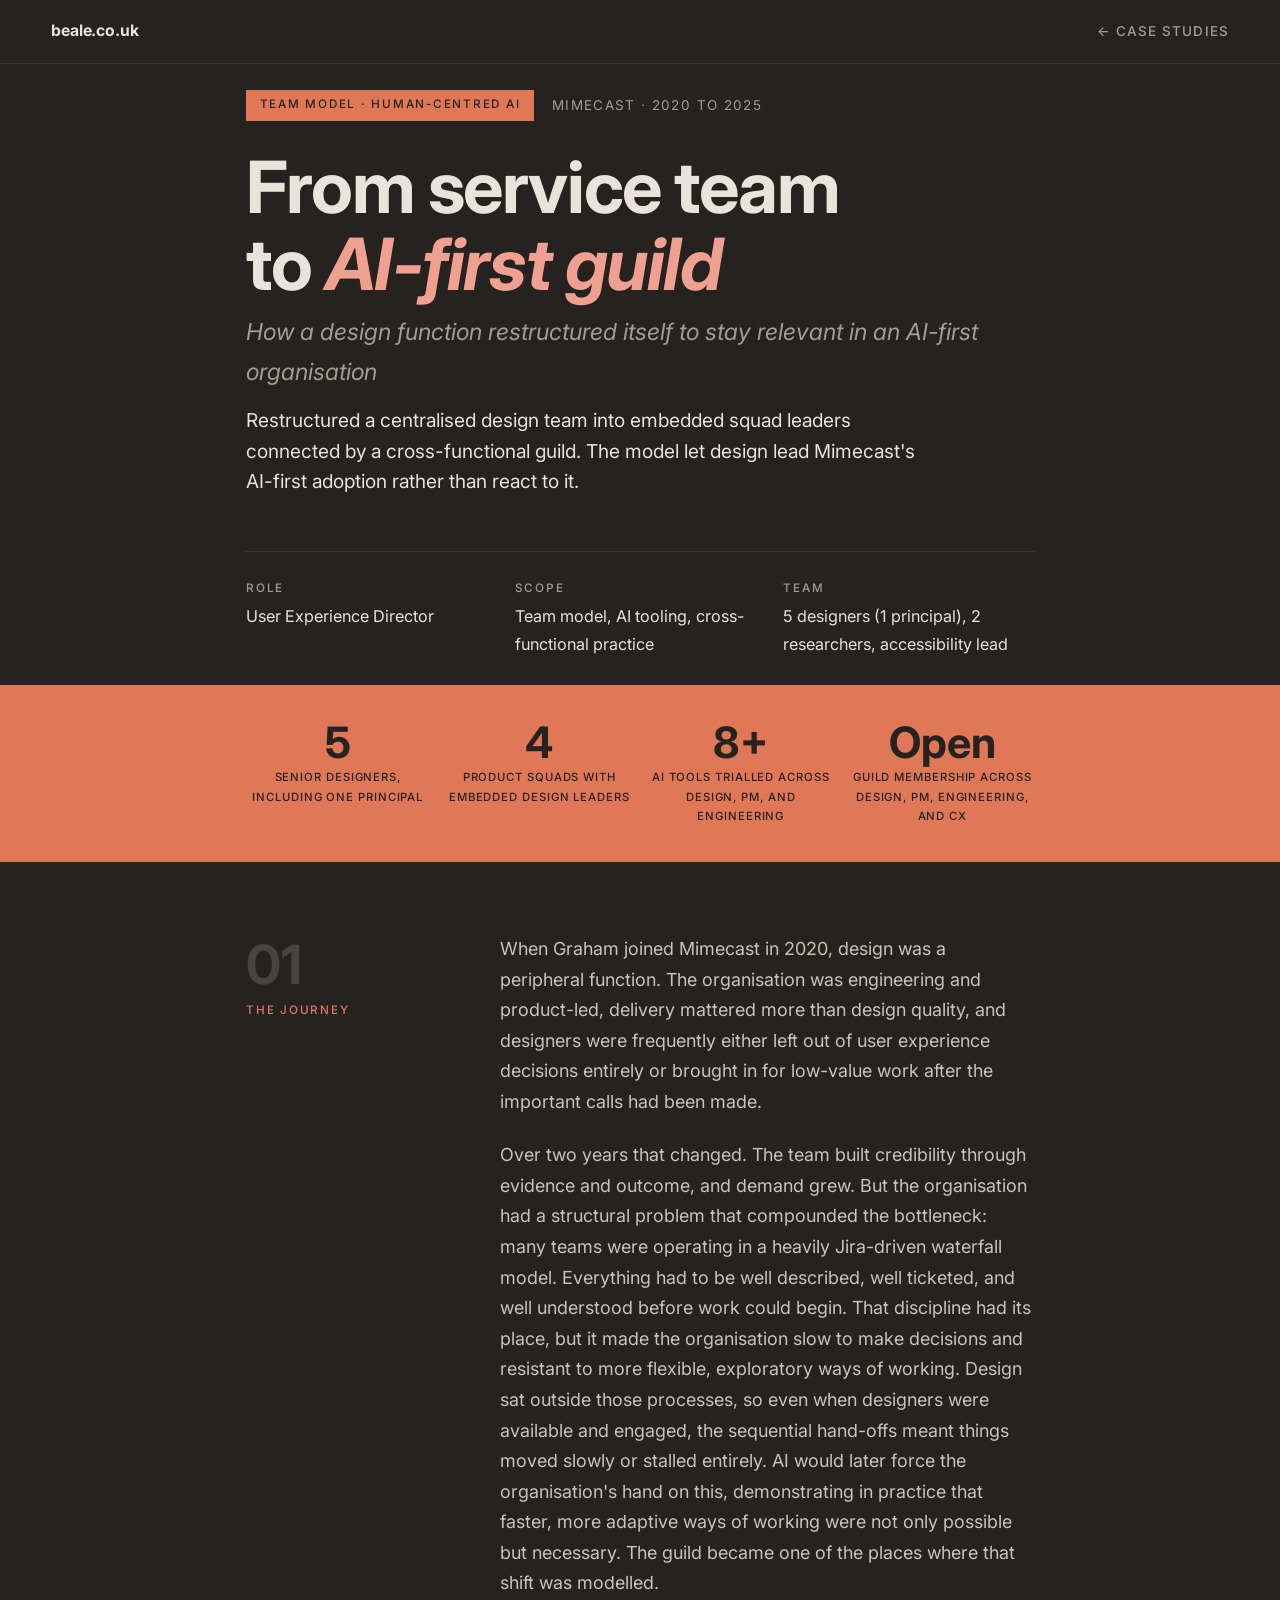
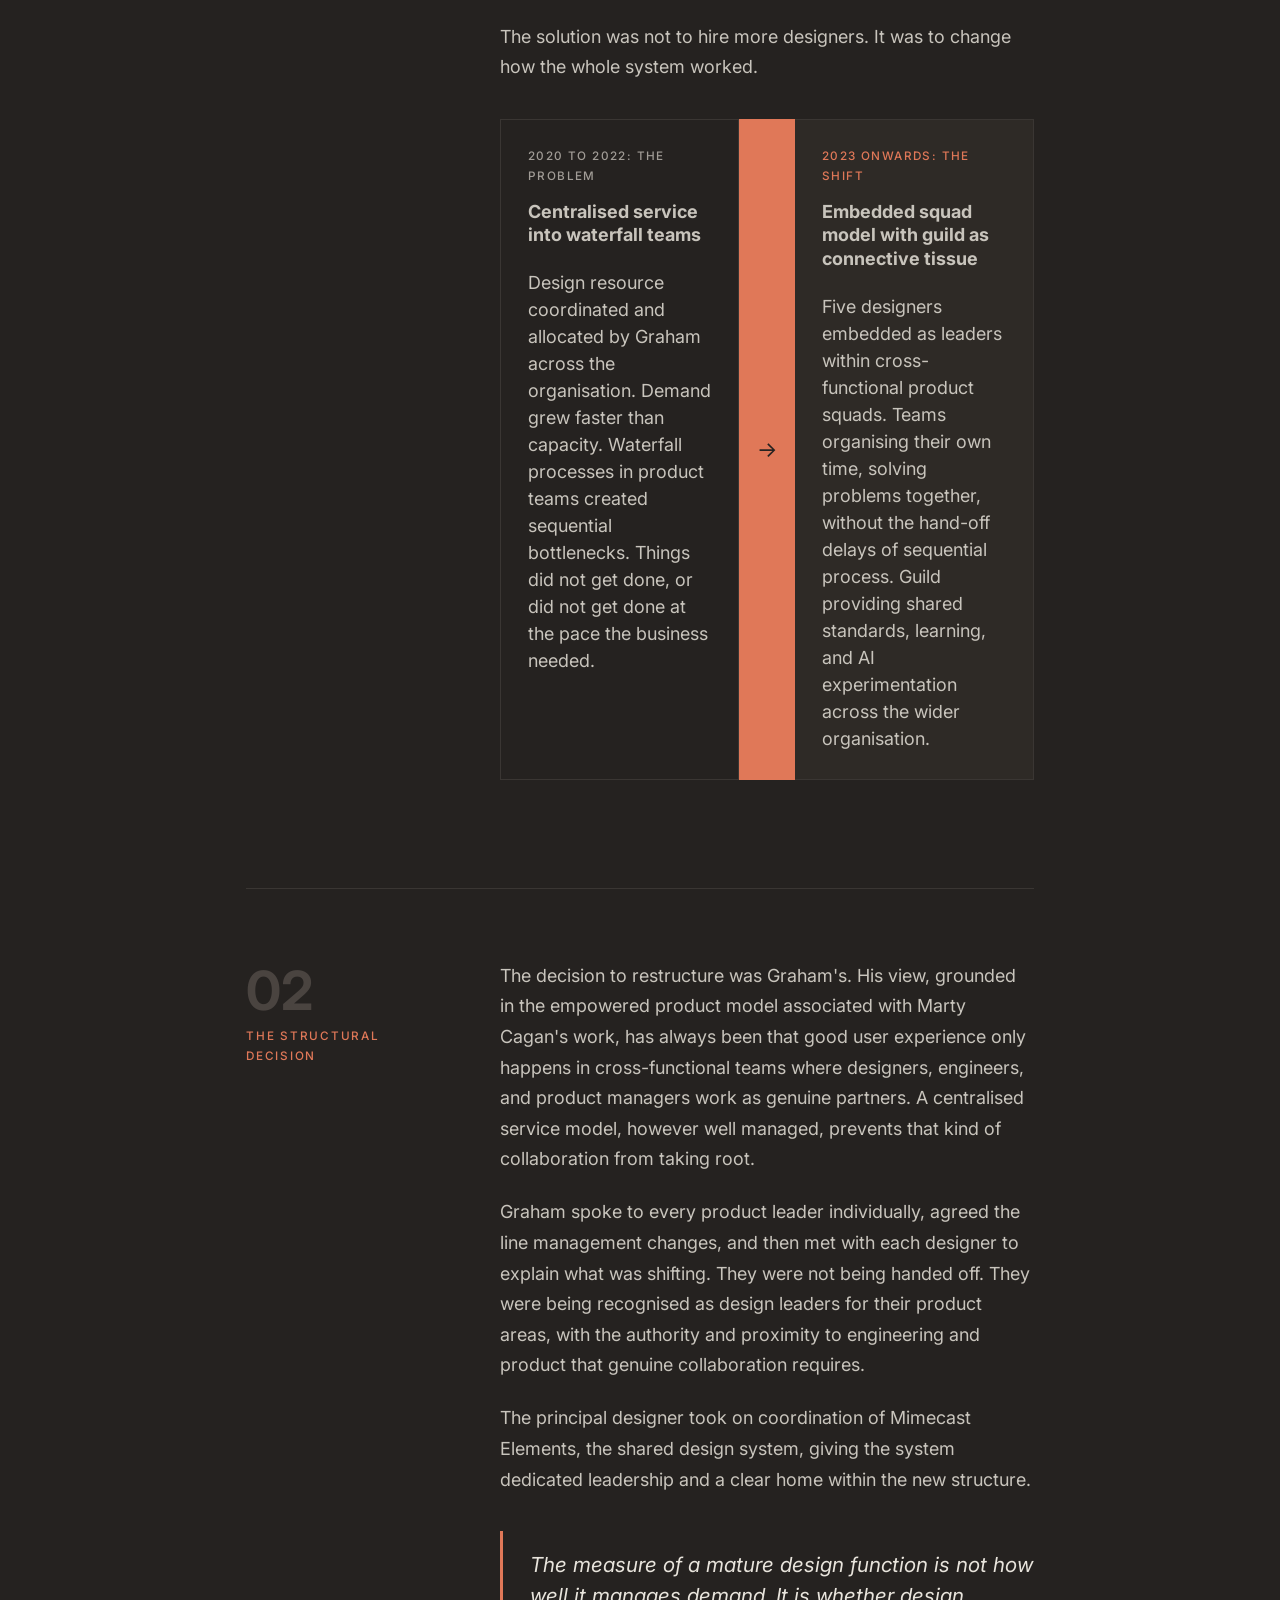
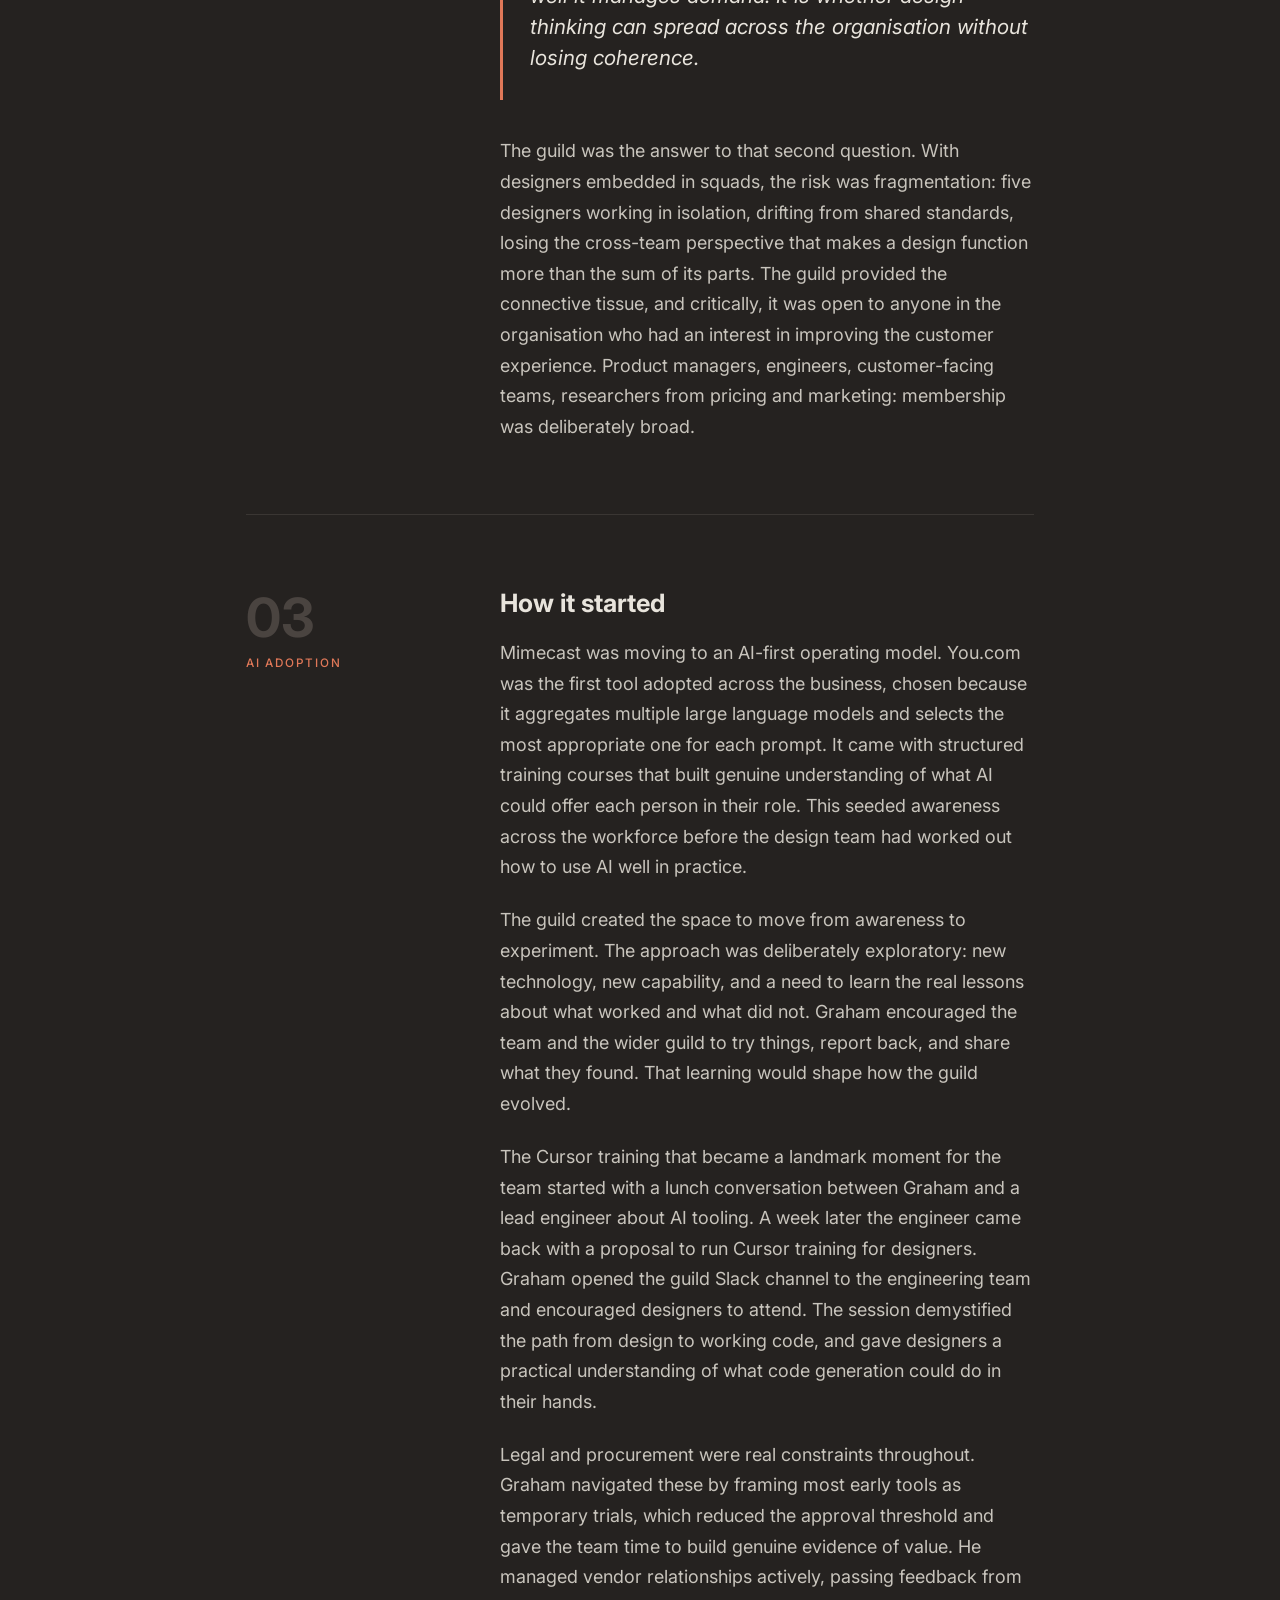
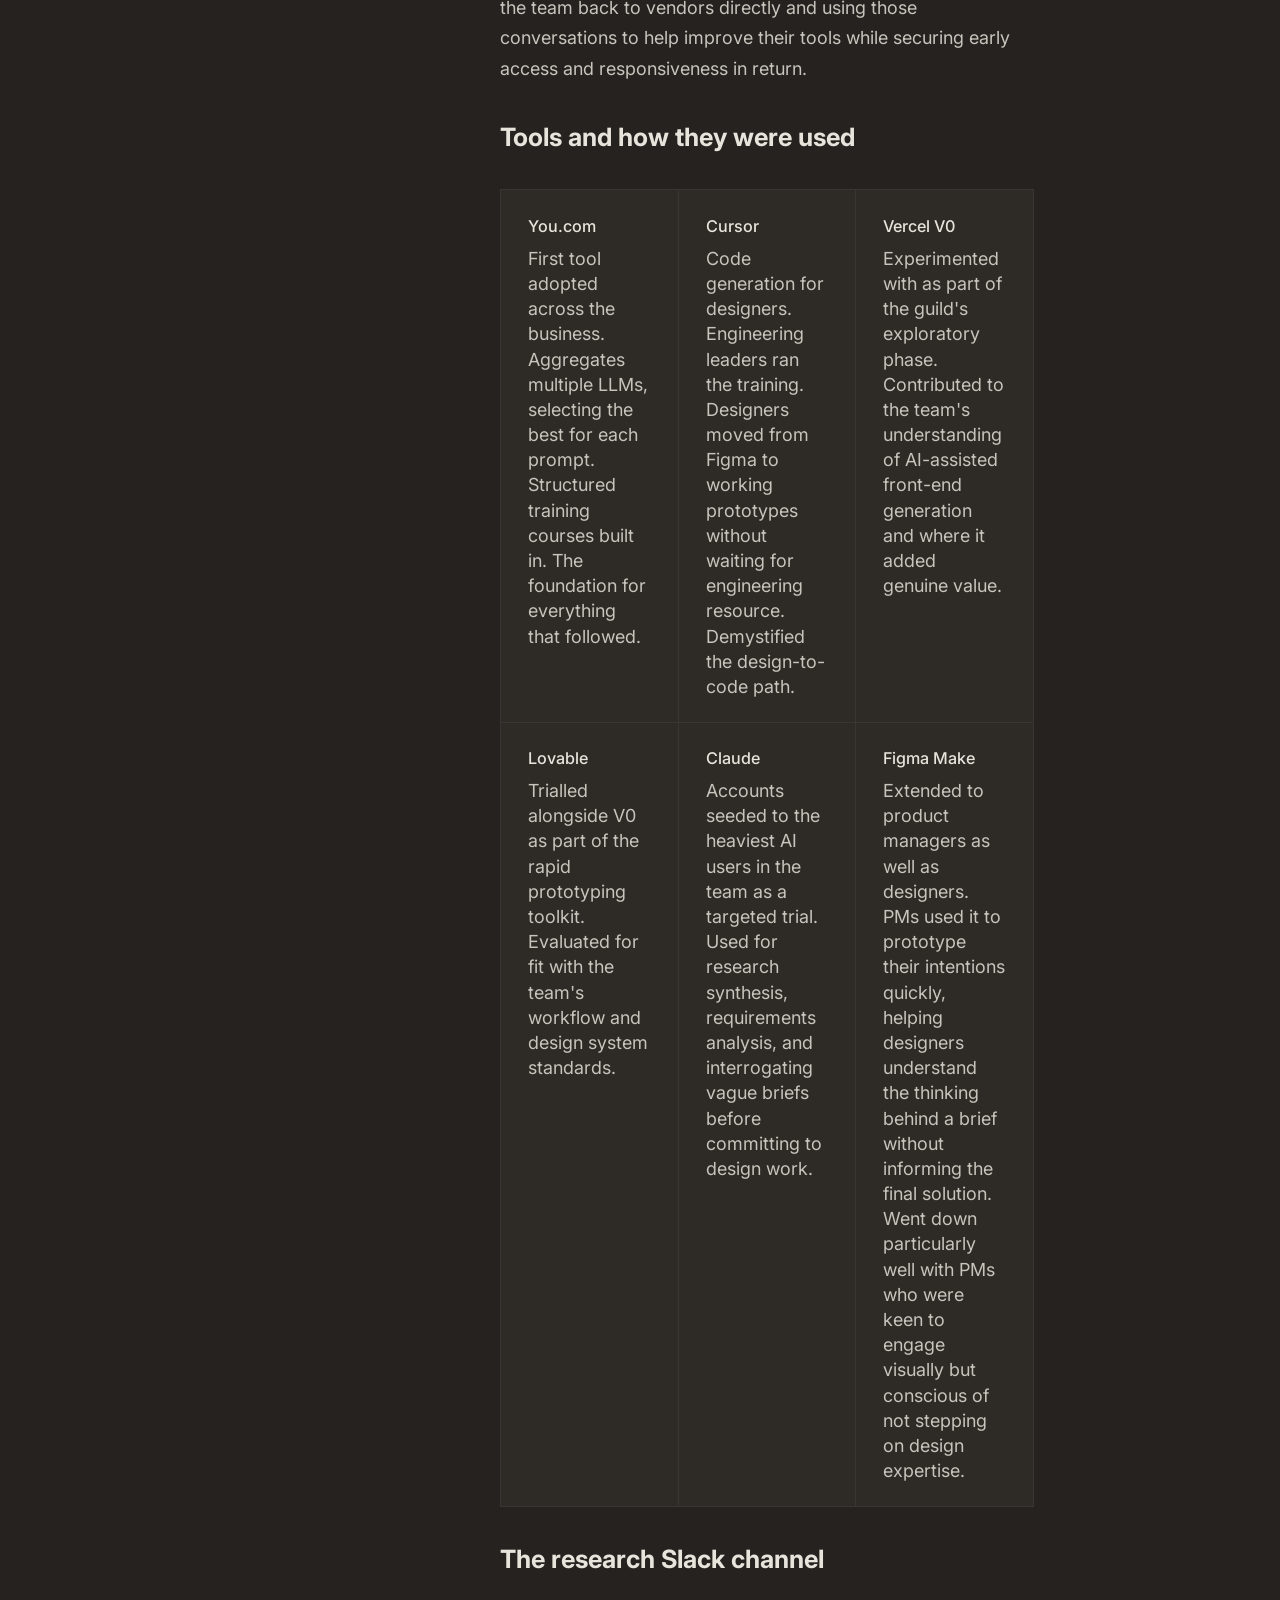
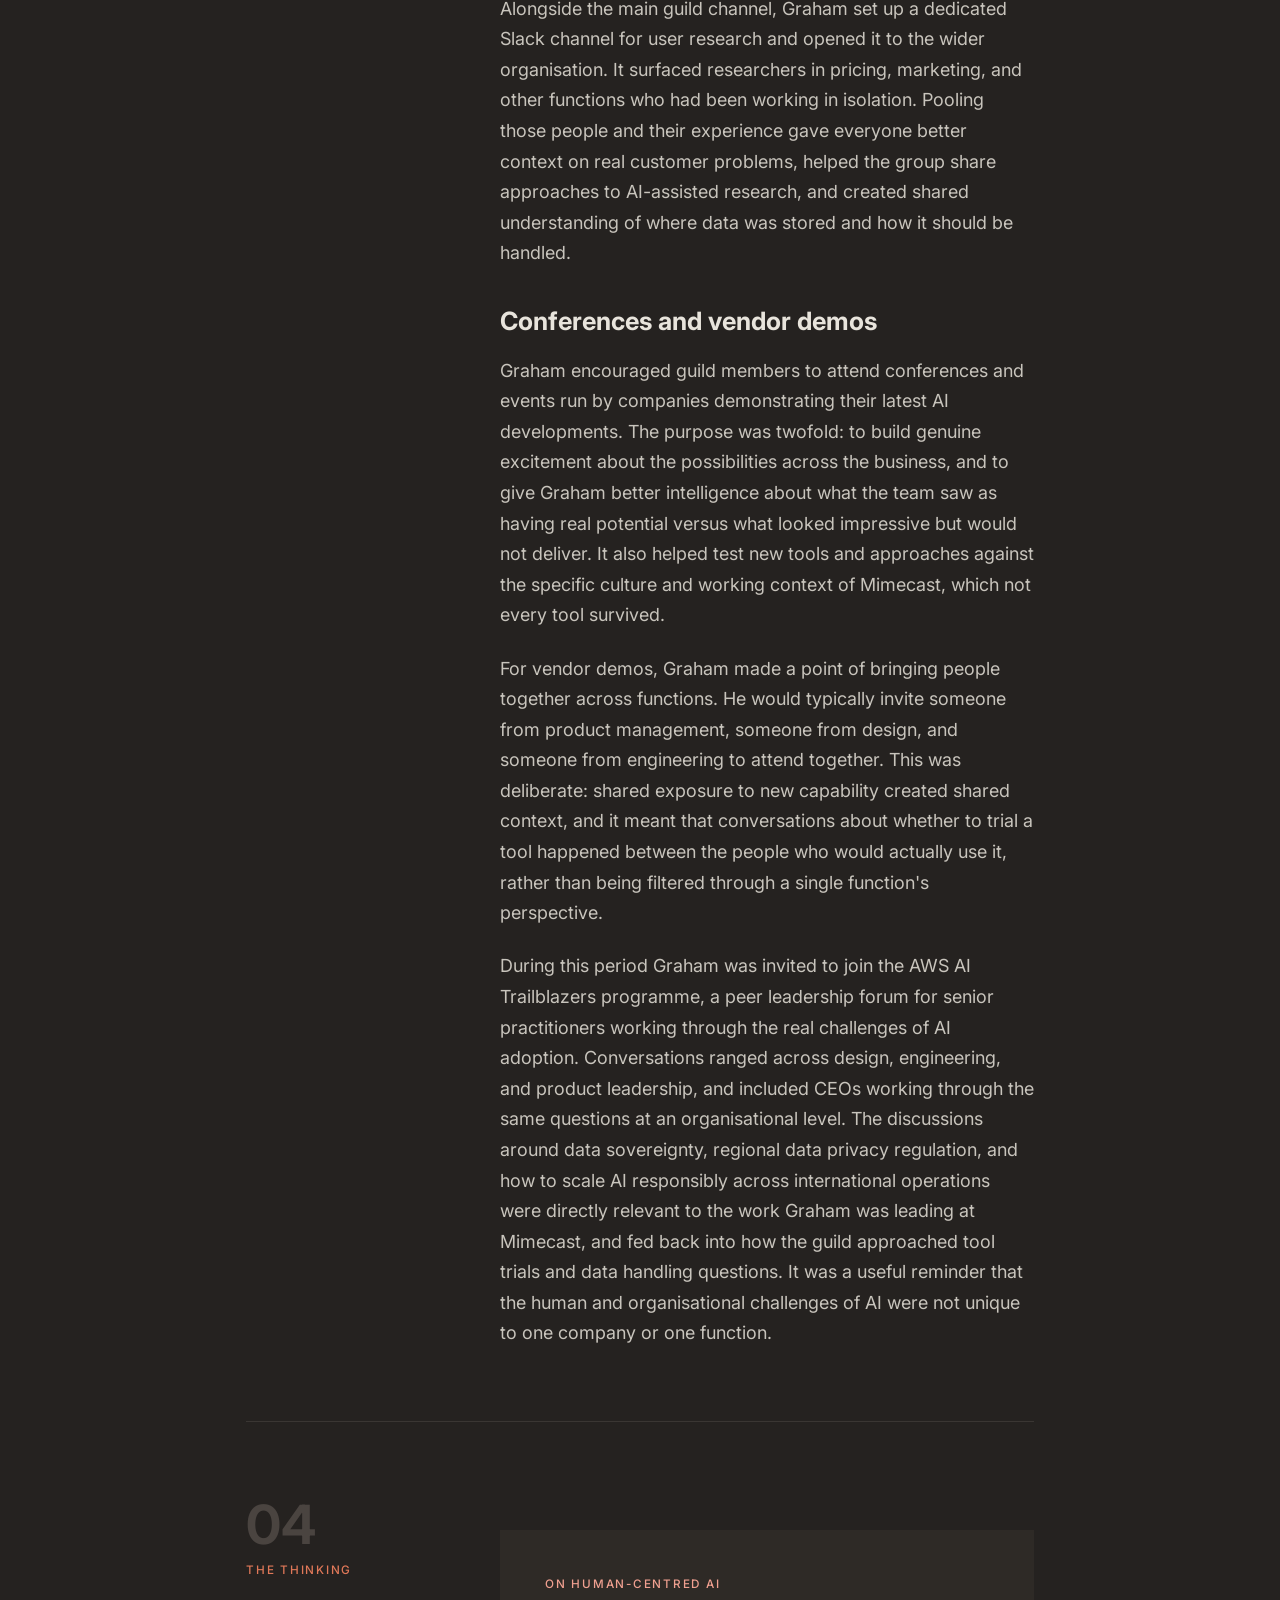
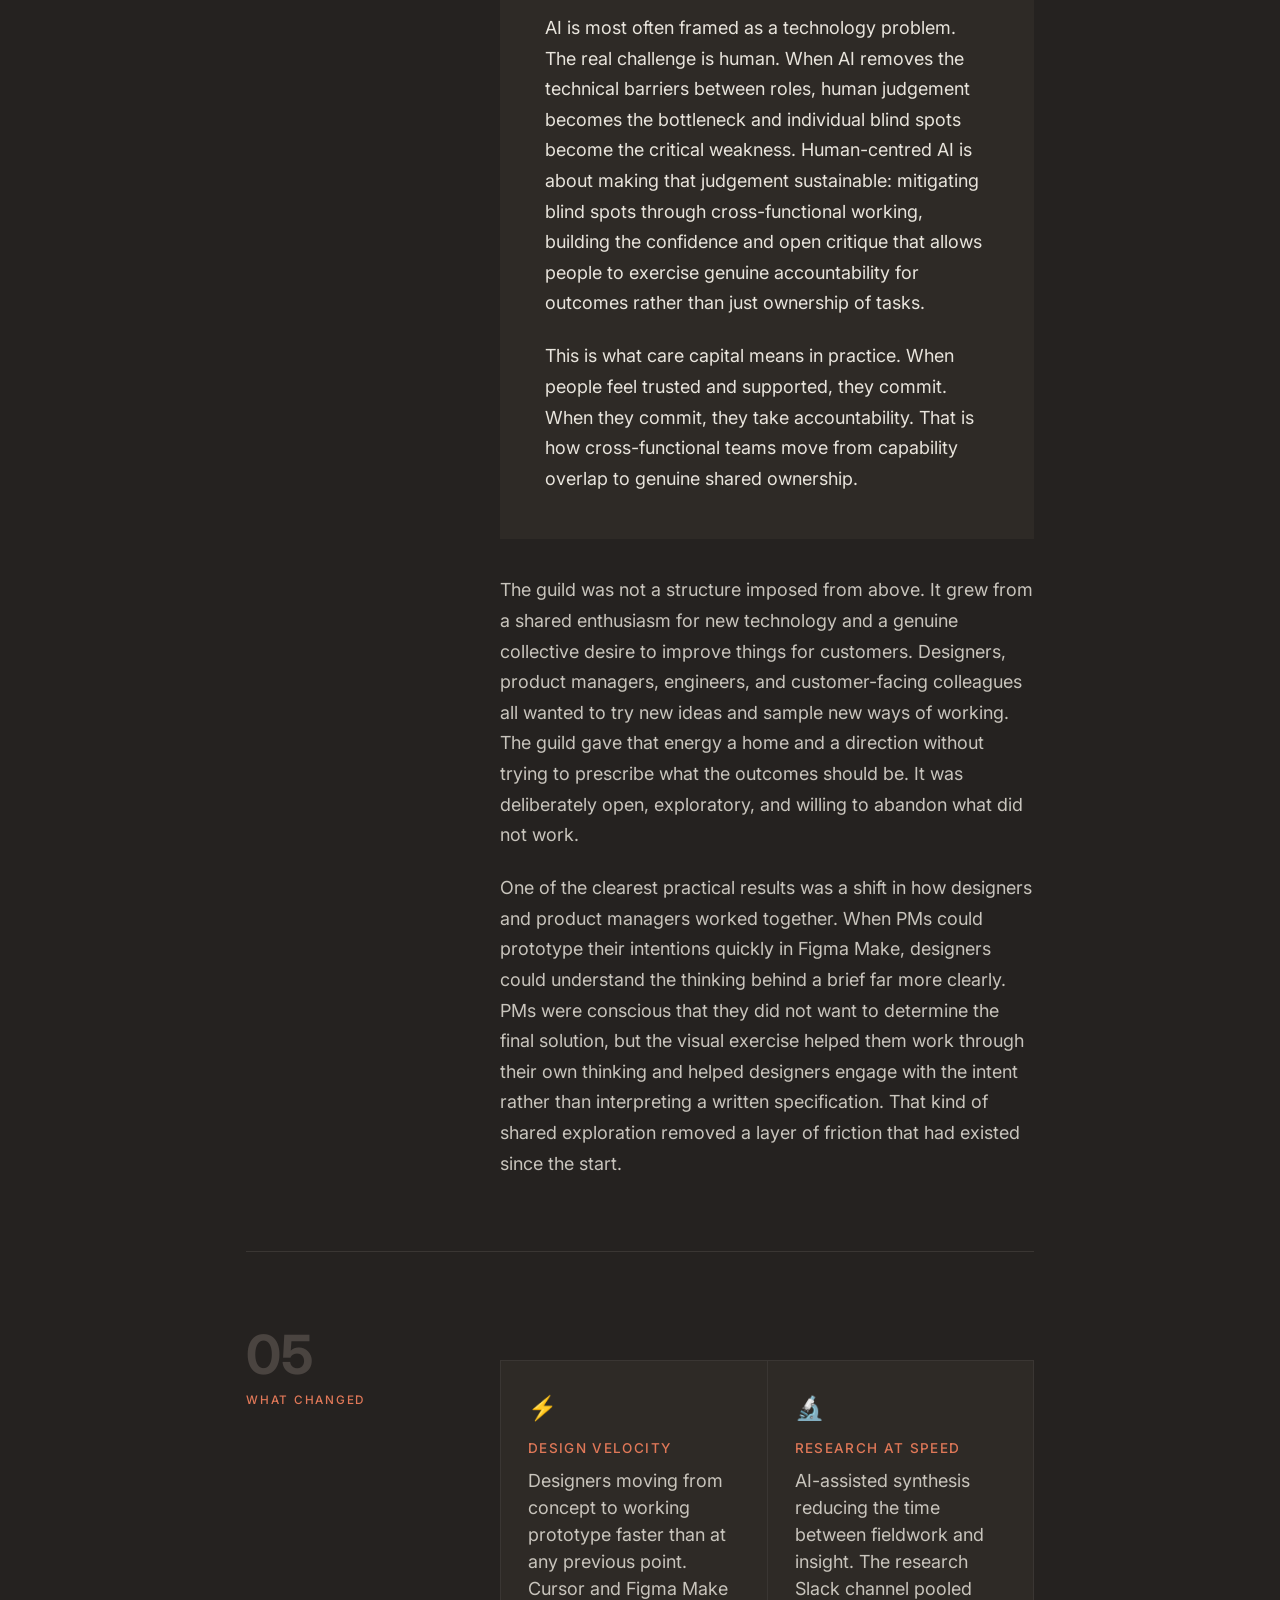
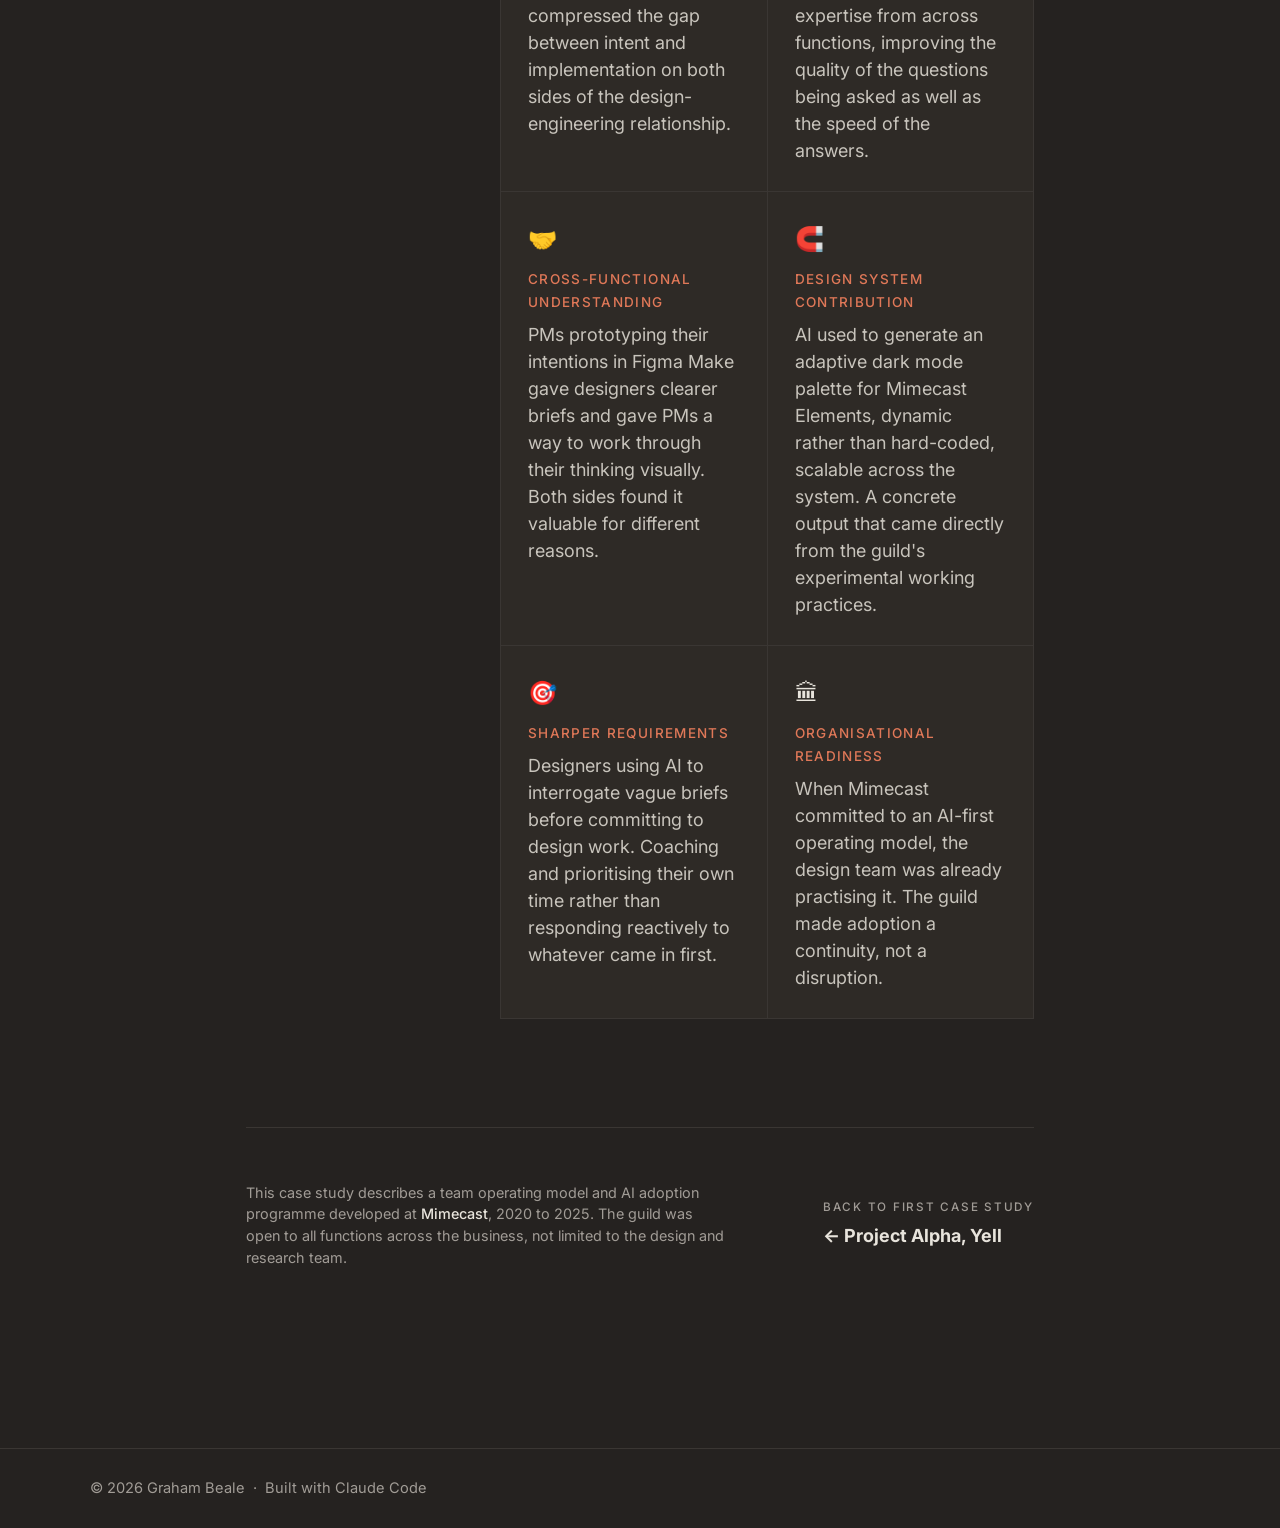
<file: case-studies/mimecast-ai-guild.html>
<!DOCTYPE html>
<html lang="en-GB">
<head>
<meta charset="UTF-8">
<meta name="viewport" content="width=device-width, initial-scale=1.0">
<title>Graham Beale | The Mimecast Design Guild</title>
<link rel="preconnect" href="https://fonts.googleapis.com">
<link href="https://fonts.googleapis.com/css2?family=Inter:wght@400;500;700&display=swap" rel="stylesheet">
<style>
  :root {
    --ink: #E8E4DC;
    --cream: #E8E4DC;
    --warm-mid: #3A3633;
    --rust: #e07858;
    --rust-light: #f0a090;
    --rule: #3A3633;
    --muted: #A19C96;
    --white: #ffffff;
  }
  *, *::before, *::after { box-sizing: border-box; margin: 0; padding: 0; }
  html { font-size: 18px;}
  body { background: #252220; color: var(--ink); font-family: 'Inter', sans-serif; font-weight: 400; line-height: 1.7; -webkit-font-smoothing: antialiased; }
  .masthead { background: #252220; padding: 2rem 0 0; padding-top: 5rem; }
  .masthead-inner { max-width: 860px; margin: 0 auto; padding: 0 2rem; }
  .eyebrow { display: flex; align-items: center; gap: 1rem; margin-bottom: 1.5rem; }
  .tag { background: var(--rust); color: #252220; font-size: 0.65rem; font-weight: 500; letter-spacing: 0.15em; text-transform: uppercase; padding: 0.3rem 0.75rem; }
  .year { color: var(--muted); font-size: 0.75rem; letter-spacing: 0.1em; text-transform: uppercase; }
  .hero-title { font-family: 'Inter', sans-serif; font-size: clamp(2.4rem, 6vw, 4rem); font-weight: 700; line-height: 1.08; color: var(--cream); letter-spacing: -0.02em; margin-bottom: 0.5rem;}
  .hero-title em { font-style: italic; color: var(--rust-light); }
  .hero-subtitle { font-family: 'Inter', sans-serif; font-size: clamp(1rem, 2.5vw, 1.3rem); font-weight: 400; font-style: italic; color: var(--muted); margin-bottom: 0.75rem;}
  .hero-summary { font-size: 1.0625rem; line-height: 1.6; color: var(--cream); max-width: 56ch; margin-bottom: 3rem; }
  .meta-strip { border-top: 1px solid #3A3633; display: grid; grid-template-columns: repeat(3, 1fr); padding: 1.5rem 0; gap: 1rem;}
  .meta-item { display: flex; flex-direction: column; gap: 0.25rem; }
  .meta-label { font-size: 0.65rem; letter-spacing: 0.15em; text-transform: uppercase; color: var(--muted); font-weight: 500; }
  .meta-value { font-size: 0.9rem; color: var(--cream); font-weight: 400; }
  .stat-bar { background: var(--rust); padding: 2rem 0; }
  .stat-bar-inner { max-width: 860px; margin: 0 auto; padding: 0 2rem; display: grid; grid-template-columns: repeat(4, 1fr); gap: 1rem; text-align: center; }
  .stat-item { display: flex; flex-direction: column; gap: 0.2rem; }
  .stat-number { font-family: 'Inter', sans-serif; font-size: clamp(1.6rem, 4vw, 2.4rem); font-weight: 700; color: #252220; line-height: 1; }
  .stat-label { font-size: 0.63rem; letter-spacing: 0.08em; text-transform: uppercase; color: #252220; font-weight: 500; }
  .content { max-width: 860px; margin: 0 auto; padding: 4rem 2rem 6rem; }
  .section { margin-bottom: 4rem; display: grid; grid-template-columns: 200px 1fr; gap: 3rem; align-items: start; }
  .section-label { padding-top: 0.2rem; position: sticky; top: 2rem; }
  .section-label::before { font-family: 'Inter', sans-serif; font-size: 3rem; font-weight: 700; color: #4a4440; line-height: 1; display: block; content: attr(data-number); content: attr(data-number) / ""; }
  .section-title { font-size: 0.65rem; font-weight: 500; letter-spacing: 0.15em; text-transform: uppercase; color: var(--rust); margin-top: 0.5rem; display: block; }
  .section-body h3 { font-family: 'Inter', sans-serif; font-size: 1.4rem; font-weight: 700; line-height: 1.3; color: #E8E4DC; margin-bottom: 1rem; margin-top: 2rem; }
  .section-body h3:first-child { margin-top: 0; }
  .section-body p { margin-bottom: 1.25rem; color: #C8C4BC; font-size: 1rem; }
  .section-body p:last-child { margin-bottom: 0; }
  .pull-quote { border-left: 3px solid var(--rust); margin: 2rem 0; padding: 1rem 0 1rem 1.5rem; }
  .pull-quote p { font-family: 'Inter', sans-serif; font-size: 1.15rem; font-style: italic; font-weight: 400; color: #E8E4DC !important; line-height: 1.5; margin-bottom: 0.5rem !important; }
  .pull-quote cite { font-size: 0.75rem; letter-spacing: 0.08em; text-transform: uppercase; color: var(--muted); font-style: normal; font-weight: 500; }
  .evolution { display: grid; grid-template-columns: 1fr auto 1fr; gap: 0; margin: 2rem 0; align-items: stretch; }
  .evo-col { padding: 1.5rem; }
  .evo-before { background: #252220; border: 1px solid var(--rule); }
  .evo-arrow { background: var(--rust); display: flex; align-items: center; justify-content: center; padding: 0 1rem; color: #252220; font-size: 1.2rem; }
  .evo-after { background: #2e2a26; border: 1px solid var(--rule); border-left: none; }
  .evo-label { font-size: 0.65rem; font-weight: 500; letter-spacing: 0.12em; text-transform: uppercase; margin-bottom: 0.75rem; display: block; }
  .evo-before .evo-label { color: var(--muted); }
  .evo-after .evo-label { color: var(--rust); }
  .evo-title { font-family: 'Inter', sans-serif; font-size: 1.1rem; font-weight: 700; line-height: 1.3; margin-bottom: 0.5rem; color: #E8E4DC; }
  .evo-desc { font-size: 0.85rem; color: var(--muted); line-height: 1.5; margin: 0; }
  .tools-grid { display: grid; grid-template-columns: repeat(3, 1fr); gap: 1px; background: var(--rule); border: 1px solid var(--rule); margin: 2rem 0; }
  .tool-item { background: #2e2a26; padding: 1.25rem 1.5rem; }
  .tool-name { font-weight: 500; font-size: 0.9rem; color: #E8E4DC; margin-bottom: 0.3rem; display: block; }
  .tool-use { font-size: 0.8rem; color: var(--muted); line-height: 1.4; margin: 0 !important; }
  .outcomes-grid { display: grid; grid-template-columns: 1fr 1fr; gap: 1px; background: var(--rule); border: 1px solid var(--rule); margin: 2rem 0; }
  .outcome-item { background: #2e2a26; padding: 1.5rem; }
  .outcome-icon { font-size: 1.3rem; margin-bottom: 0.5rem; display: block; }
  .outcome-title { font-size: 0.75rem; font-weight: 500; letter-spacing: 0.1em; text-transform: uppercase; color: var(--rust); margin-bottom: 0.4rem; display: block; }
  .outcome-desc { font-size: 0.85rem; color: var(--muted); line-height: 1.5; margin: 0 !important; }
  hr.section-rule { border: none; border-top: 1px solid var(--rule); margin: 4rem 0; }
  .dark-block { background: #2e2a26; padding: 2.5rem; margin: 2rem 0; }
  .dark-block p { color: var(--cream) !important; font-size: 1rem; }
  .block-label { font-size: 0.65rem; letter-spacing: 0.15em; text-transform: uppercase; color: var(--rust-light); font-weight: 500; margin-bottom: 1rem; display: block; }
  .timeline { display: flex; flex-direction: column; gap: 0; margin: 2rem 0; }
  .timeline-item { display: grid; grid-template-columns: 120px 1fr; gap: 1.5rem; position: relative; padding-bottom: 2rem; }
  .timeline-item:last-child { padding-bottom: 0; }
  .timeline-item::before { content: ''; position: absolute; left: 110px; top: 0.6rem; bottom: 0; width: 1px; background: var(--rule); }
  .timeline-item:last-child::before { display: none; }
  .timeline-marker { text-align: right; padding-top: 0.1rem; position: relative; z-index: 1; }
  .timeline-marker::after { content: ''; position: absolute; right: -1.5rem; top: 0.45rem; width: 8px; height: 8px; background: var(--rust); border-radius: 50%; }
  .timeline-phase { font-size: 0.65rem; font-weight: 500; letter-spacing: 0.1em; text-transform: uppercase; color: var(--rust); }
  .timeline-title { font-weight: 500; font-size: 0.95rem; color: #E8E4DC; margin-bottom: 0.25rem; }
  .timeline-desc { font-size: 0.85rem; color: var(--muted); line-height: 1.5; margin: 0 !important; }
  .case-footer { border-top: 1px solid var(--rule); padding-top: 3rem; display: flex; justify-content: space-between; align-items: center; flex-wrap: wrap; gap: 1rem; }
  .footer-note { font-size: 0.8rem; color: var(--muted); max-width: 480px; line-height: 1.5; }
  .footer-note strong { color: #E8E4DC; font-weight: 500; }
  .prev-case { text-decoration: none; display: flex; flex-direction: column; align-items: flex-start; gap: 0.2rem; }
  .prev-label { font-size: 0.65rem; letter-spacing: 0.15em; text-transform: uppercase; color: var(--muted); font-weight: 500; }
  .prev-title { font-family: 'Inter', sans-serif; font-size: 1rem; font-weight: 700; color: #E8E4DC;}
  .prev-case:hover .prev-title { color: var(--rust); }
  @keyframes fadeUp { from { opacity: 0; transform: translateY(20px); } to { opacity: 1; transform: translateY(0); } }
  .cs-nav {
    position: fixed;
    top: 0; left: 0; right: 0;
    z-index: 100;
    background: #252220;
    border-bottom: 1px solid #3A3633;
    display: flex;
    align-items: center;
    justify-content: space-between;
    padding: 1rem clamp(1.5rem, 4vw, 3rem);
    font-family: 'Inter', sans-serif;
  }
  .cs-nav-site {
    font-size: 0.875rem;
    font-weight: 700;
    color: #E8E4DC;
    text-decoration: none;
    letter-spacing: -0.01em;
  }  .cs-nav-site:hover { color: #E8960A; }
  .cs-nav-back, .cs-nav-label {
    font-size: 0.75rem;
    font-weight: 500;
    color: #A19C96;
    text-decoration: none;
    letter-spacing: 0.08em;
    text-transform: uppercase;
  }
  .cs-nav-back:hover { color: #E8E4DC; }
  .cs-footer {
    border-top: 1px solid #3A3633;
    padding: 1.5rem clamp(1.5rem, 4vw, 3rem);
    margin-top: 4rem;
  }
  .cs-footer p {
    font-size: 0.8125rem;
    color: #A19C96;
    font-family: 'Inter', sans-serif;
    max-width: 1100px;
    margin: 0 auto;
  }
  @media (max-width: 640px) {
    .hero-title { font-size: clamp(1.9rem, 9vw, 2.4rem); }
    .section { grid-template-columns: 1fr; gap: 1rem; }
    .section-label { position: static; display: flex; align-items: baseline; gap: 0.75rem; }
    .section-label::before { font-size: 1.8rem; }
    .meta-strip { grid-template-columns: 1fr 1fr; }
    .stat-bar-inner { grid-template-columns: 1fr 1fr; text-align: left; }
    .evolution { grid-template-columns: 1fr; }
    .evo-arrow { display: none; }
    .evo-after { border-left: 1px solid #3A3633; border-top: none; }
    .tools-grid { grid-template-columns: 1fr; }
    .outcomes-grid { grid-template-columns: 1fr; }
    .case-footer { flex-direction: column; align-items: flex-start; }
  }

  /* Motion is opt-in: reduced-motion users get none. */
  @media (prefers-reduced-motion: no-preference) {
    html { scroll-behavior: smooth; }
    .hero-title { animation: fadeUp 0.6s ease both; }
    .hero-subtitle { animation: fadeUp 0.6s 0.1s ease both; }
    .meta-strip { animation: fadeUp 0.6s 0.2s ease both; }
    .prev-title { transition: color 0.2s; }
    .cs-nav-site { transition: opacity 0.15s ease; }
    .cs-nav-site.swapping { opacity: 0; }
  }
</style>
<!-- Privacy-friendly analytics by Plausible -->
<script async src="https://plausible.io/js/pa-PdDsAMjdAVuoEFkxhhXwj.js"></script>
<script>
  window.plausible=window.plausible||function(){(plausible.q=plausible.q||[]).push(arguments)},plausible.init=plausible.init||function(i){plausible.o=i||{}};
  plausible.init()
</script>
</head>
<body>

<nav class="cs-nav">
  <a href="https://beale.co.uk" class="cs-nav-site">beale.co.uk</a>
  <a href="index.html" class="cs-nav-back">&#8592; Case Studies</a>
</nav>

<header class="masthead">
  <div class="masthead-inner">
    <div class="eyebrow">
      <span class="tag">Team Model · Human-Centred AI</span>
      <span class="year">Mimecast · 2020 to 2025</span>
    </div>
    <h1 class="hero-title">From service team<br>to <em>AI-first guild</em></h1>
    <p class="hero-subtitle">How a design function restructured itself to stay relevant in an AI-first organisation</p>
    <p class="hero-summary">Restructured a centralised design team into embedded squad leaders connected by a cross-functional guild. The model let design lead Mimecast's AI-first adoption rather than react to it.</p>
    <div class="meta-strip">
      <div class="meta-item">
        <span class="meta-label">Role</span>
        <span class="meta-value">User Experience Director</span>
      </div>
      <div class="meta-item">
        <span class="meta-label">Scope</span>
        <span class="meta-value">Team model, AI tooling, cross-functional practice</span>
      </div>
      <div class="meta-item">
        <span class="meta-label">Team</span>
        <span class="meta-value">5 designers (1 principal), 2 researchers, accessibility lead</span>
      </div>
    </div>
  </div>
</header>

<section class="stat-bar" aria-label="Key figures">
  <div class="stat-bar-inner">
    <div class="stat-item">
      <span class="stat-number">5</span>
      <span class="stat-label">Senior designers, including one principal</span>
    </div>
    <div class="stat-item">
      <span class="stat-number">4</span>
      <span class="stat-label">Product squads with embedded design leaders</span>
    </div>
    <div class="stat-item">
      <span class="stat-number">8+</span>
      <span class="stat-label">AI tools trialled across design, PM, and engineering</span>
    </div>
    <div class="stat-item">
      <span class="stat-number">Open</span>
      <span class="stat-label">Guild membership across design, PM, engineering, and CX</span>
    </div>
  </div>
</section>

<main class="content">

  <div class="section">
    <div class="section-label" data-number="01">
      <h2 class="section-title">The journey</h2>
    </div>
    <div class="section-body">
      <p>When Graham joined Mimecast in 2020, design was a peripheral function. The organisation was engineering and product-led, delivery mattered more than design quality, and designers were frequently either left out of user experience decisions entirely or brought in for low-value work after the important calls had been made.</p>
      <p>Over two years that changed. The team built credibility through evidence and outcome, and demand grew. But the organisation had a structural problem that compounded the bottleneck: many teams were operating in a heavily Jira-driven waterfall model. Everything had to be well described, well ticketed, and well understood before work could begin. That discipline had its place, but it made the organisation slow to make decisions and resistant to more flexible, exploratory ways of working. Design sat outside those processes, so even when designers were available and engaged, the sequential hand-offs meant things moved slowly or stalled entirely. AI would later force the organisation's hand on this, demonstrating in practice that faster, more adaptive ways of working were not only possible but necessary. The guild became one of the places where that shift was modelled.</p>
      <p>The solution was not to hire more designers. It was to change how the whole system worked.</p>

      <div class="evolution">
        <div class="evo-col evo-before">
          <span class="evo-label">2020 to 2022: The problem</span>
          <p class="evo-title">Centralised service into waterfall teams</p>
          <p class="evo-desc">Design resource coordinated and allocated by Graham across the organisation. Demand grew faster than capacity. Waterfall processes in product teams created sequential bottlenecks. Things did not get done, or did not get done at the pace the business needed.</p>
        </div>
        <div class="evo-arrow">&#8594;</div>
        <div class="evo-col evo-after">
          <span class="evo-label">2023 onwards: The shift</span>
          <p class="evo-title">Embedded squad model with guild as connective tissue</p>
          <p class="evo-desc">Five designers embedded as leaders within cross-functional product squads. Teams organising their own time, solving problems together, without the hand-off delays of sequential process. Guild providing shared standards, learning, and AI experimentation across the wider organisation.</p>
        </div>
      </div>
    </div>
  </div>

  <hr class="section-rule">

  <div class="section">
    <div class="section-label" data-number="02">
      <h2 class="section-title">The structural decision</h2>
    </div>
    <div class="section-body">
      <p>The decision to restructure was Graham's. His view, grounded in the empowered product model associated with Marty Cagan's work, has always been that good user experience only happens in cross-functional teams where designers, engineers, and product managers work as genuine partners. A centralised service model, however well managed, prevents that kind of collaboration from taking root.</p>
      <p>Graham spoke to every product leader individually, agreed the line management changes, and then met with each designer to explain what was shifting. They were not being handed off. They were being recognised as design leaders for their product areas, with the authority and proximity to engineering and product that genuine collaboration requires.</p>
      <p>The principal designer took on coordination of Mimecast Elements, the shared design system, giving the system dedicated leadership and a clear home within the new structure.</p>

      <div class="pull-quote">
        <p>The measure of a mature design function is not how well it manages demand. It is whether design thinking can spread across the organisation without losing coherence.</p>
      </div>

      <p>The guild was the answer to that second question. With designers embedded in squads, the risk was fragmentation: five designers working in isolation, drifting from shared standards, losing the cross-team perspective that makes a design function more than the sum of its parts. The guild provided the connective tissue, and critically, it was open to anyone in the organisation who had an interest in improving the customer experience. Product managers, engineers, customer-facing teams, researchers from pricing and marketing: membership was deliberately broad.</p>
    </div>
  </div>

  <hr class="section-rule">

  <div class="section">
    <div class="section-label" data-number="03">
      <h2 class="section-title">AI adoption</h2>
    </div>
    <div class="section-body">
      <h3>How it started</h3>
      <p>Mimecast was moving to an AI-first operating model. You.com was the first tool adopted across the business, chosen because it aggregates multiple large language models and selects the most appropriate one for each prompt. It came with structured training courses that built genuine understanding of what AI could offer each person in their role. This seeded awareness across the workforce before the design team had worked out how to use AI well in practice.</p>
      <p>The guild created the space to move from awareness to experiment. The approach was deliberately exploratory: new technology, new capability, and a need to learn the real lessons about what worked and what did not. Graham encouraged the team and the wider guild to try things, report back, and share what they found. That learning would shape how the guild evolved.</p>
      <p>The Cursor training that became a landmark moment for the team started with a lunch conversation between Graham and a lead engineer about AI tooling. A week later the engineer came back with a proposal to run Cursor training for designers. Graham opened the guild Slack channel to the engineering team and encouraged designers to attend. The session demystified the path from design to working code, and gave designers a practical understanding of what code generation could do in their hands.</p>
      <p>Legal and procurement were real constraints throughout. Graham navigated these by framing most early tools as temporary trials, which reduced the approval threshold and gave the team time to build genuine evidence of value. He managed vendor relationships actively, passing feedback from the team back to vendors directly and using those conversations to help improve their tools while securing early access and responsiveness in return.</p>

      <h3>Tools and how they were used</h3>

      <div class="tools-grid">
        <div class="tool-item">
          <span class="tool-name">You.com</span>
          <p class="tool-use">First tool adopted across the business. Aggregates multiple LLMs, selecting the best for each prompt. Structured training courses built in. The foundation for everything that followed.</p>
        </div>
        <div class="tool-item">
          <span class="tool-name">Cursor</span>
          <p class="tool-use">Code generation for designers. Engineering leaders ran the training. Designers moved from Figma to working prototypes without waiting for engineering resource. Demystified the design-to-code path.</p>
        </div>
        <div class="tool-item">
          <span class="tool-name">Vercel V0</span>
          <p class="tool-use">Experimented with as part of the guild's exploratory phase. Contributed to the team's understanding of AI-assisted front-end generation and where it added genuine value.</p>
        </div>
        <div class="tool-item">
          <span class="tool-name">Lovable</span>
          <p class="tool-use">Trialled alongside V0 as part of the rapid prototyping toolkit. Evaluated for fit with the team's workflow and design system standards.</p>
        </div>
        <div class="tool-item">
          <span class="tool-name">Claude</span>
          <p class="tool-use">Accounts seeded to the heaviest AI users in the team as a targeted trial. Used for research synthesis, requirements analysis, and interrogating vague briefs before committing to design work.</p>
        </div>
        <div class="tool-item">
          <span class="tool-name">Figma Make</span>
          <p class="tool-use">Extended to product managers as well as designers. PMs used it to prototype their intentions quickly, helping designers understand the thinking behind a brief without informing the final solution. Went down particularly well with PMs who were keen to engage visually but conscious of not stepping on design expertise.</p>
        </div>
      </div>

      <h3>The research Slack channel</h3>
      <p>Alongside the main guild channel, Graham set up a dedicated Slack channel for user research and opened it to the wider organisation. It surfaced researchers in pricing, marketing, and other functions who had been working in isolation. Pooling those people and their experience gave everyone better context on real customer problems, helped the group share approaches to AI-assisted research, and created shared understanding of where data was stored and how it should be handled.</p>

      <h3>Conferences and vendor demos</h3>
      <p>Graham encouraged guild members to attend conferences and events run by companies demonstrating their latest AI developments. The purpose was twofold: to build genuine excitement about the possibilities across the business, and to give Graham better intelligence about what the team saw as having real potential versus what looked impressive but would not deliver. It also helped test new tools and approaches against the specific culture and working context of Mimecast, which not every tool survived.</p>
      <p>For vendor demos, Graham made a point of bringing people together across functions. He would typically invite someone from product management, someone from design, and someone from engineering to attend together. This was deliberate: shared exposure to new capability created shared context, and it meant that conversations about whether to trial a tool happened between the people who would actually use it, rather than being filtered through a single function's perspective.</p>
      <p>During this period Graham was invited to join the AWS AI Trailblazers programme, a peer leadership forum for senior practitioners working through the real challenges of AI adoption. Conversations ranged across design, engineering, and product leadership, and included CEOs working through the same questions at an organisational level. The discussions around data sovereignty, regional data privacy regulation, and how to scale AI responsibly across international operations were directly relevant to the work Graham was leading at Mimecast, and fed back into how the guild approached tool trials and data handling questions. It was a useful reminder that the human and organisational challenges of AI were not unique to one company or one function.</p>
    </div>
  </div>

  <hr class="section-rule">

  <div class="section">
    <div class="section-label" data-number="04">
      <h2 class="section-title">The thinking</h2>
    </div>
    <div class="section-body">

      <div class="dark-block">
        <span class="block-label">On human-centred AI</span>
        <p>AI is most often framed as a technology problem. The real challenge is human. When AI removes the technical barriers between roles, human judgement becomes the bottleneck and individual blind spots become the critical weakness. Human-centred AI is about making that judgement sustainable: mitigating blind spots through cross-functional working, building the confidence and open critique that allows people to exercise genuine accountability for outcomes rather than just ownership of tasks.</p>
        <p style="margin-top:1rem;">This is what care capital means in practice. When people feel trusted and supported, they commit. When they commit, they take accountability. That is how cross-functional teams move from capability overlap to genuine shared ownership.</p>
      </div>

      <p>The guild was not a structure imposed from above. It grew from a shared enthusiasm for new technology and a genuine collective desire to improve things for customers. Designers, product managers, engineers, and customer-facing colleagues all wanted to try new ideas and sample new ways of working. The guild gave that energy a home and a direction without trying to prescribe what the outcomes should be. It was deliberately open, exploratory, and willing to abandon what did not work.</p>
      <p>One of the clearest practical results was a shift in how designers and product managers worked together. When PMs could prototype their intentions quickly in Figma Make, designers could understand the thinking behind a brief far more clearly. PMs were conscious that they did not want to determine the final solution, but the visual exercise helped them work through their own thinking and helped designers engage with the intent rather than interpreting a written specification. That kind of shared exploration removed a layer of friction that had existed since the start.</p>
    </div>
  </div>

  <hr class="section-rule">

  <div class="section">
    <div class="section-label" data-number="05">
      <h2 class="section-title">What changed</h2>
    </div>
    <div class="section-body">

      <div class="outcomes-grid">
        <div class="outcome-item">
          <span class="outcome-icon">&#9889;</span>
          <span class="outcome-title">Design velocity</span>
          <p class="outcome-desc">Designers moving from concept to working prototype faster than at any previous point. Cursor and Figma Make compressed the gap between intent and implementation on both sides of the design-engineering relationship.</p>
        </div>
        <div class="outcome-item">
          <span class="outcome-icon">&#128300;</span>
          <span class="outcome-title">Research at speed</span>
          <p class="outcome-desc">AI-assisted synthesis reducing the time between fieldwork and insight. The research Slack channel pooled expertise from across functions, improving the quality of the questions being asked as well as the speed of the answers.</p>
        </div>
        <div class="outcome-item">
          <span class="outcome-icon">&#129309;</span>
          <span class="outcome-title">Cross-functional understanding</span>
          <p class="outcome-desc">PMs prototyping their intentions in Figma Make gave designers clearer briefs and gave PMs a way to work through their thinking visually. Both sides found it valuable for different reasons.</p>
        </div>
        <div class="outcome-item">
          <span class="outcome-icon">&#129522;</span>
          <span class="outcome-title">Design system contribution</span>
          <p class="outcome-desc">AI used to generate an adaptive dark mode palette for Mimecast Elements, dynamic rather than hard-coded, scalable across the system. A concrete output that came directly from the guild's experimental working practices.</p>
        </div>
        <div class="outcome-item">
          <span class="outcome-icon">&#127919;</span>
          <span class="outcome-title">Sharper requirements</span>
          <p class="outcome-desc">Designers using AI to interrogate vague briefs before committing to design work. Coaching and prioritising their own time rather than responding reactively to whatever came in first.</p>
        </div>
        <div class="outcome-item">
          <span class="outcome-icon">&#127963;</span>
          <span class="outcome-title">Organisational readiness</span>
          <p class="outcome-desc">When Mimecast committed to an AI-first operating model, the design team was already practising it. The guild made adoption a continuity, not a disruption.</p>
        </div>
      </div>
    </div>
  </div>

  <div class="case-footer">
    <p class="footer-note">
      This case study describes a team operating model and AI adoption programme developed at <strong>Mimecast</strong>, 2020 to 2025. The guild was open to all functions across the business, not limited to the design and research team.
    </p>
    <a href="yell-project-alpha.html" class="prev-case">
      <span class="prev-label">Back to first case study</span>
      <span class="prev-title">&#8592; Project Alpha, Yell</span>
    </a>
  </div>

</main>

<footer class="cs-footer">
  <p>&copy; 2026 Graham Beale &nbsp;&middot;&nbsp; Built with Claude Code</p>
</footer>
<script src="nav.js"></script>
</body>
</html>
</file>
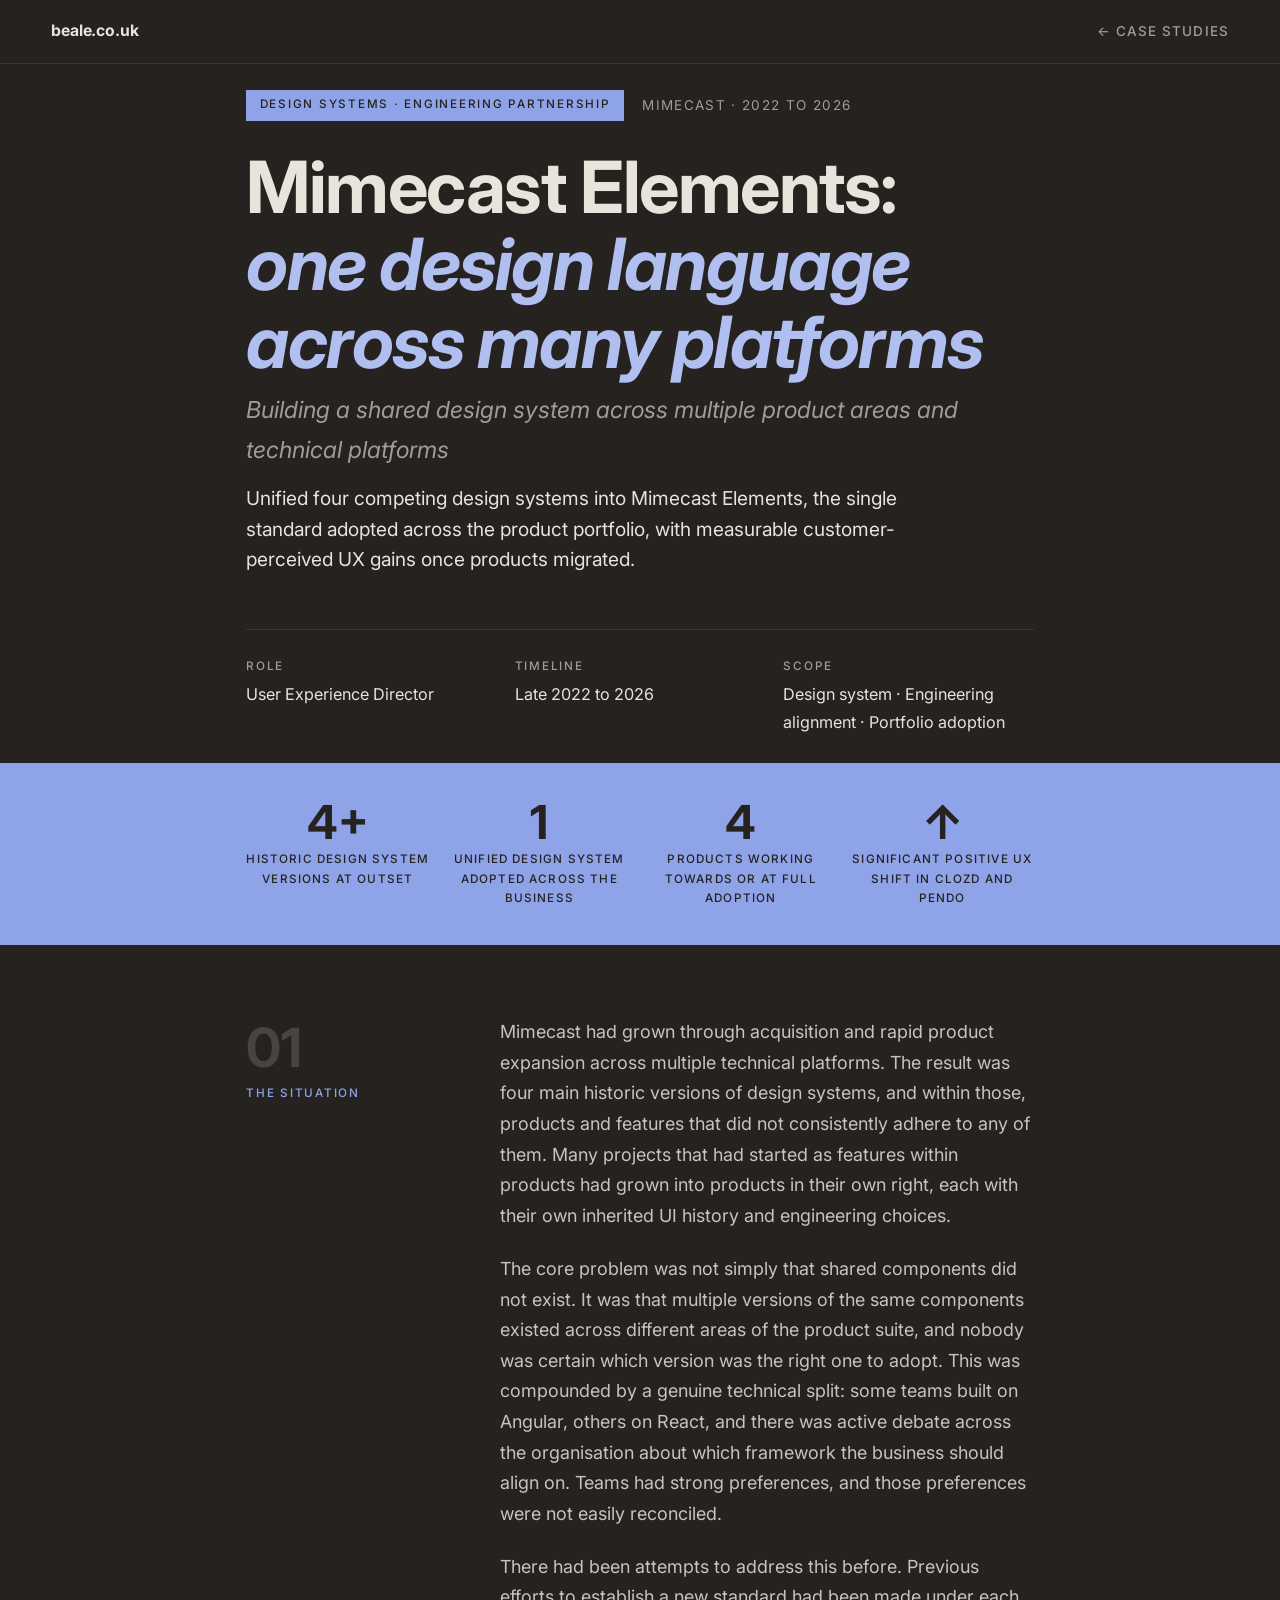
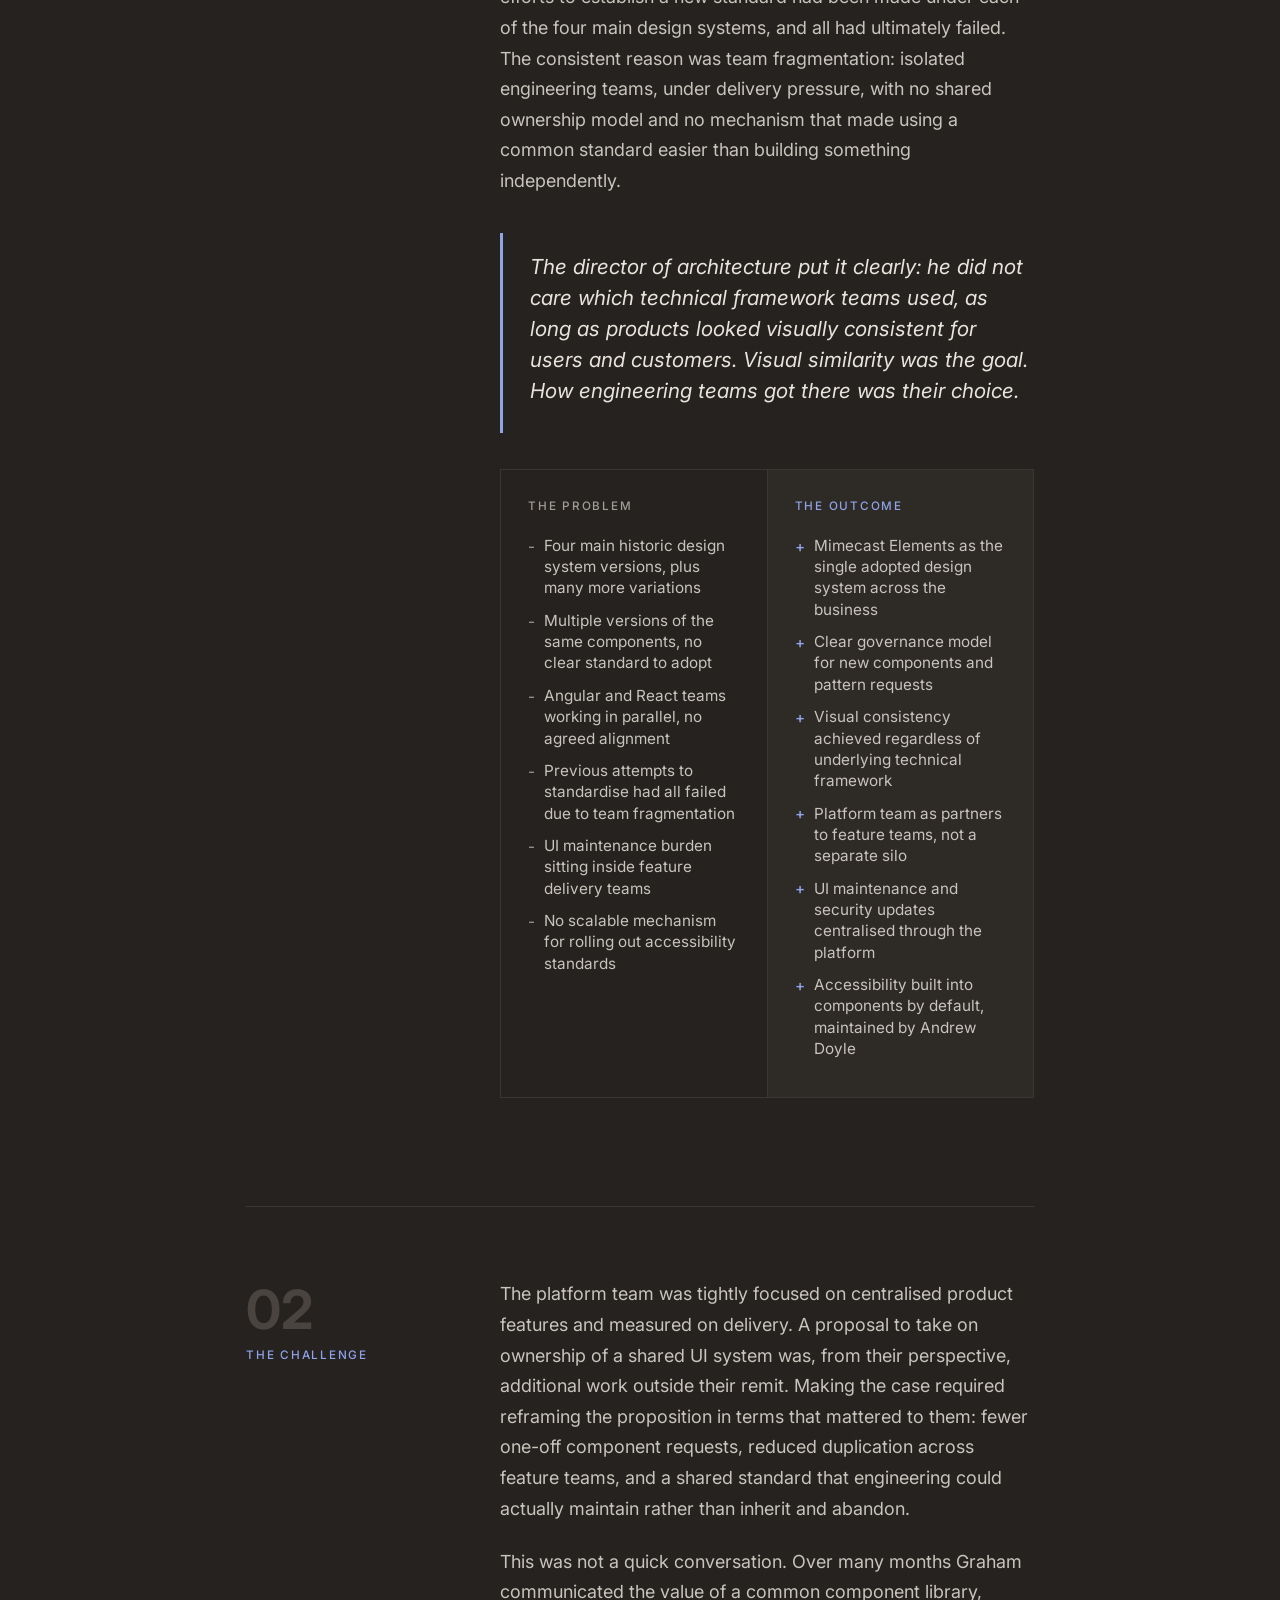
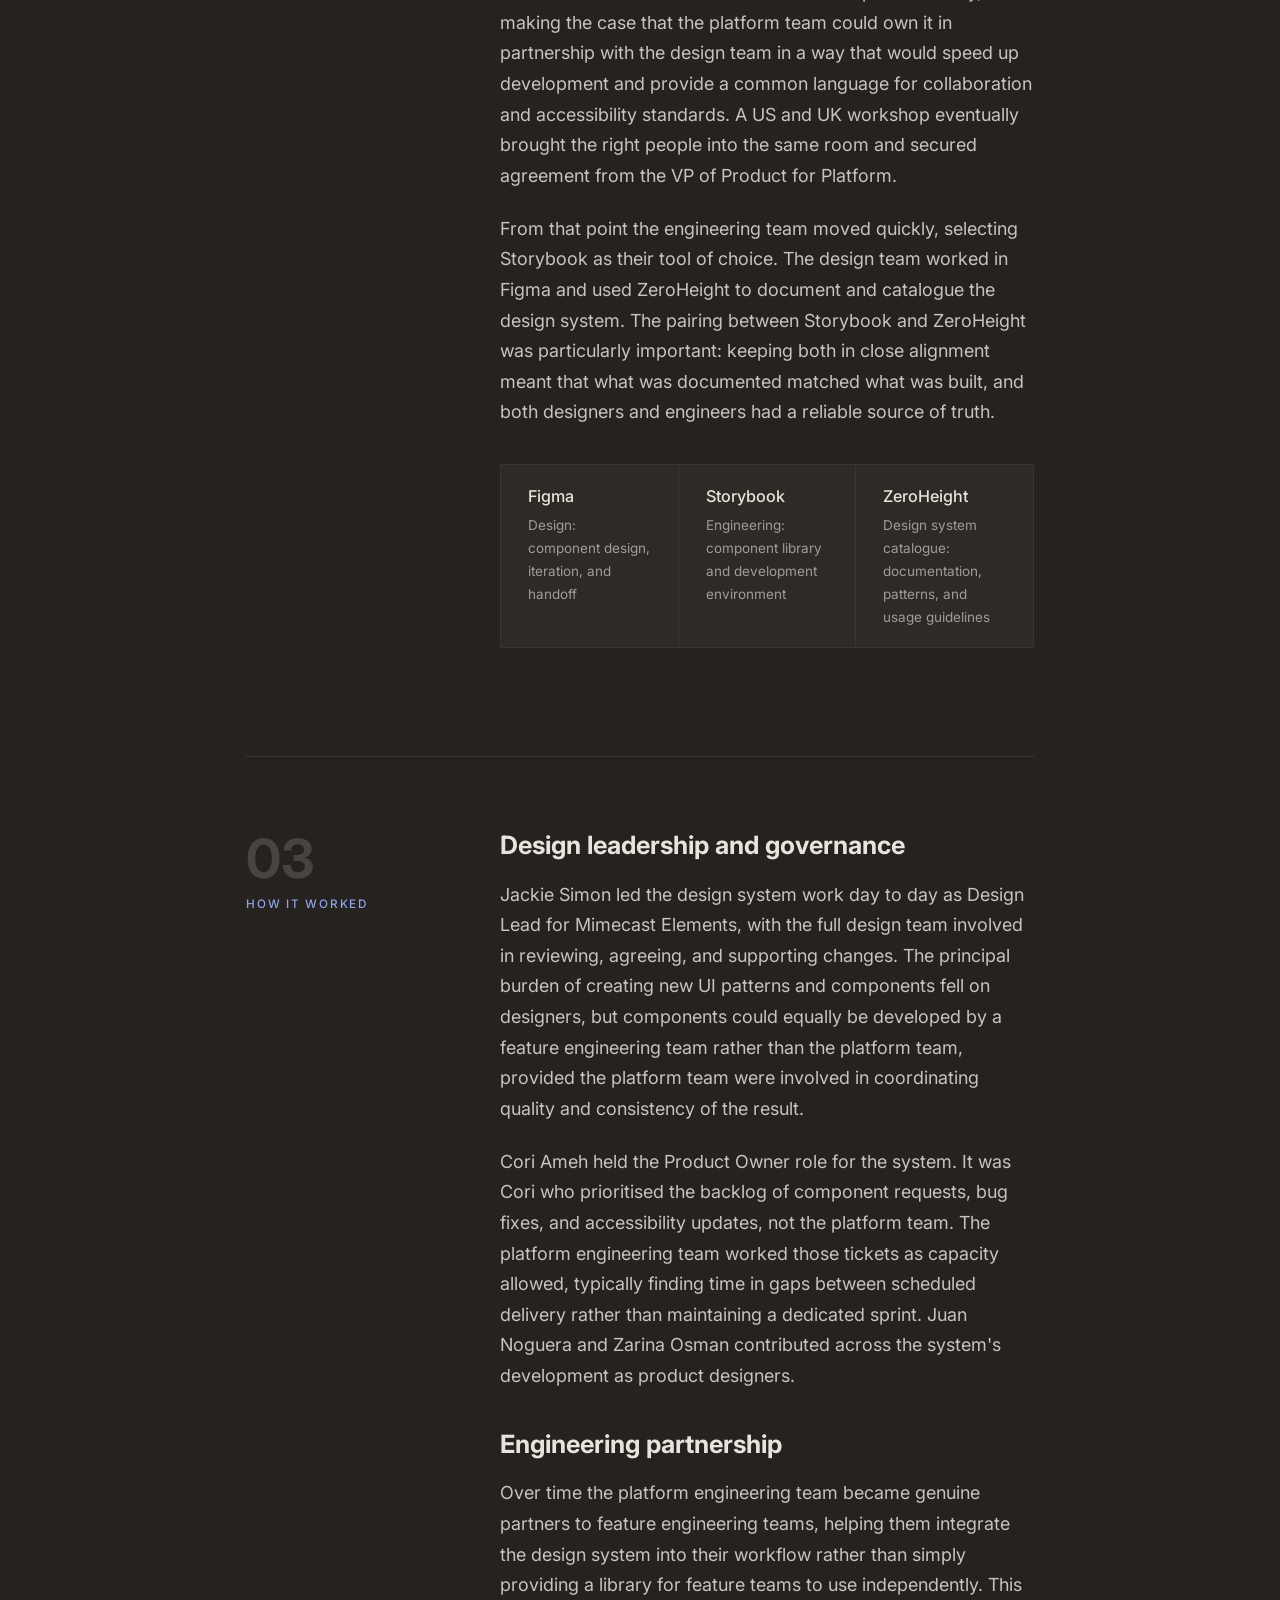
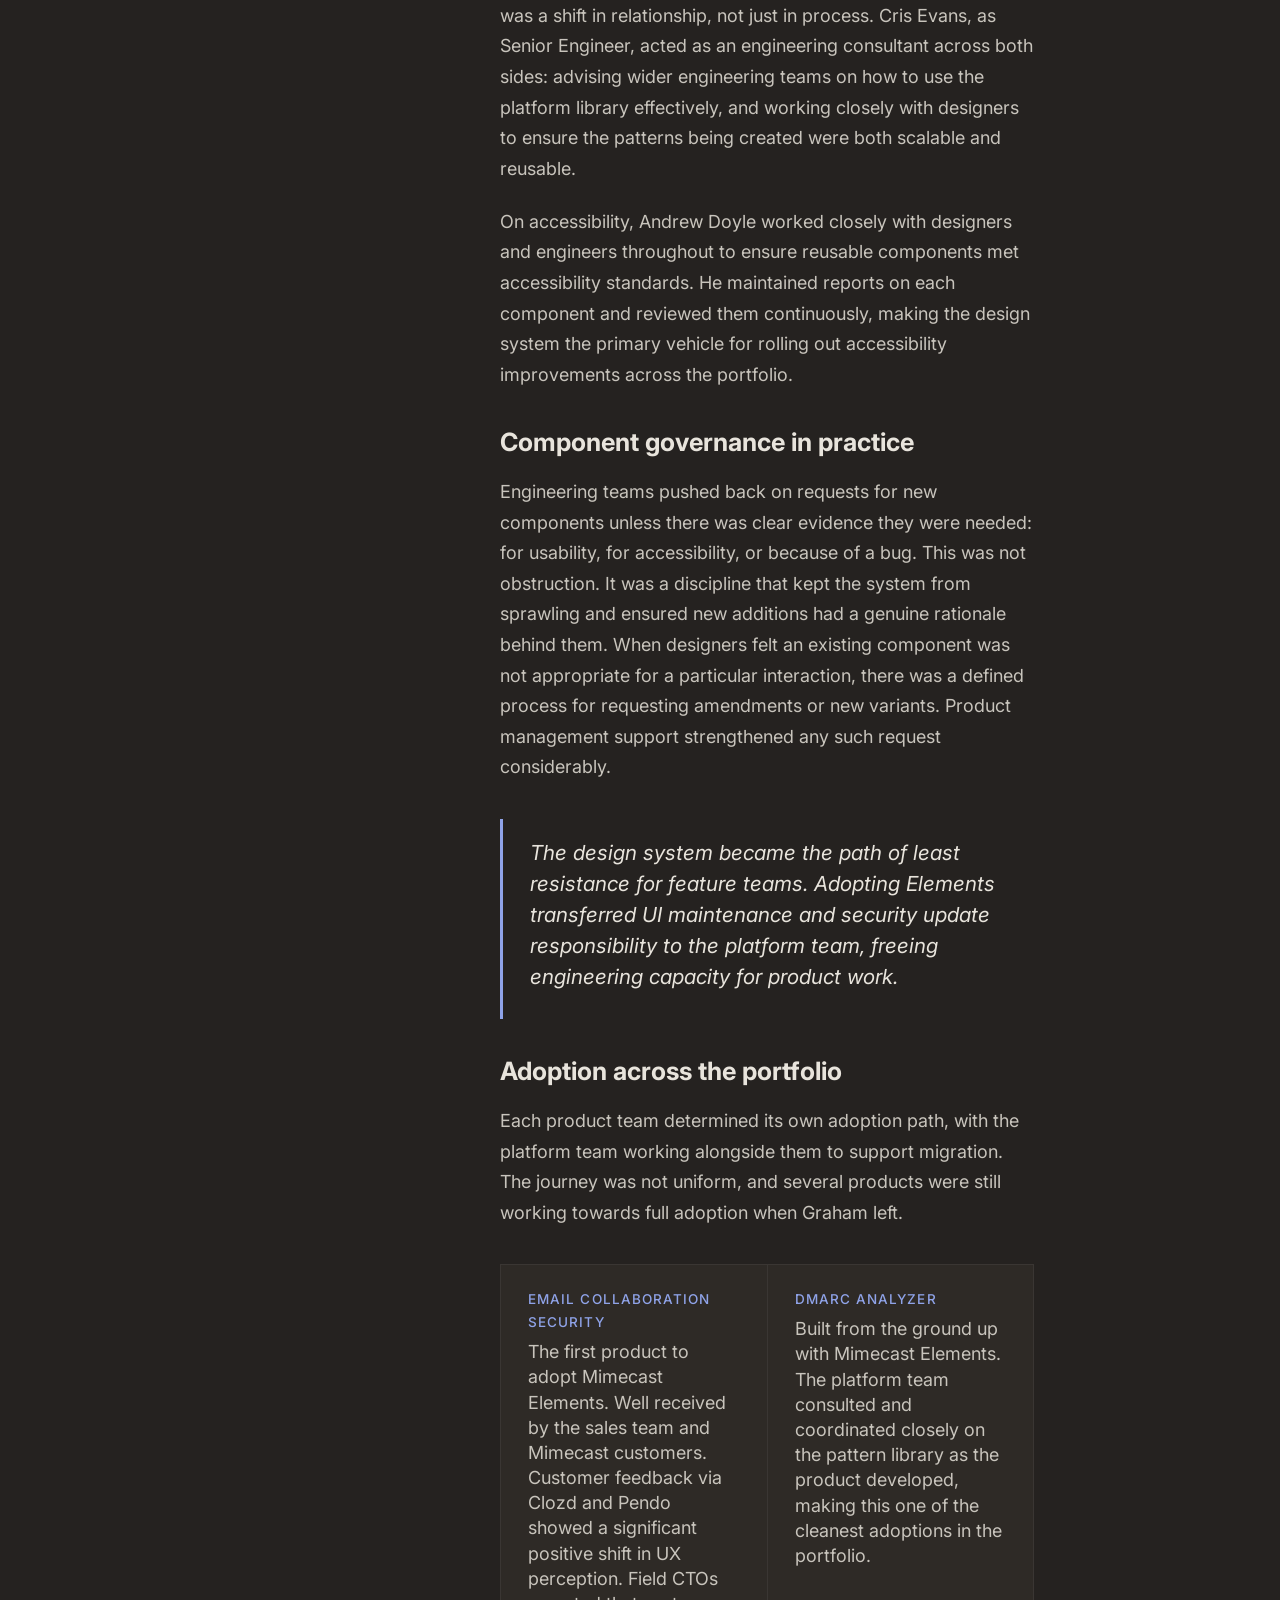
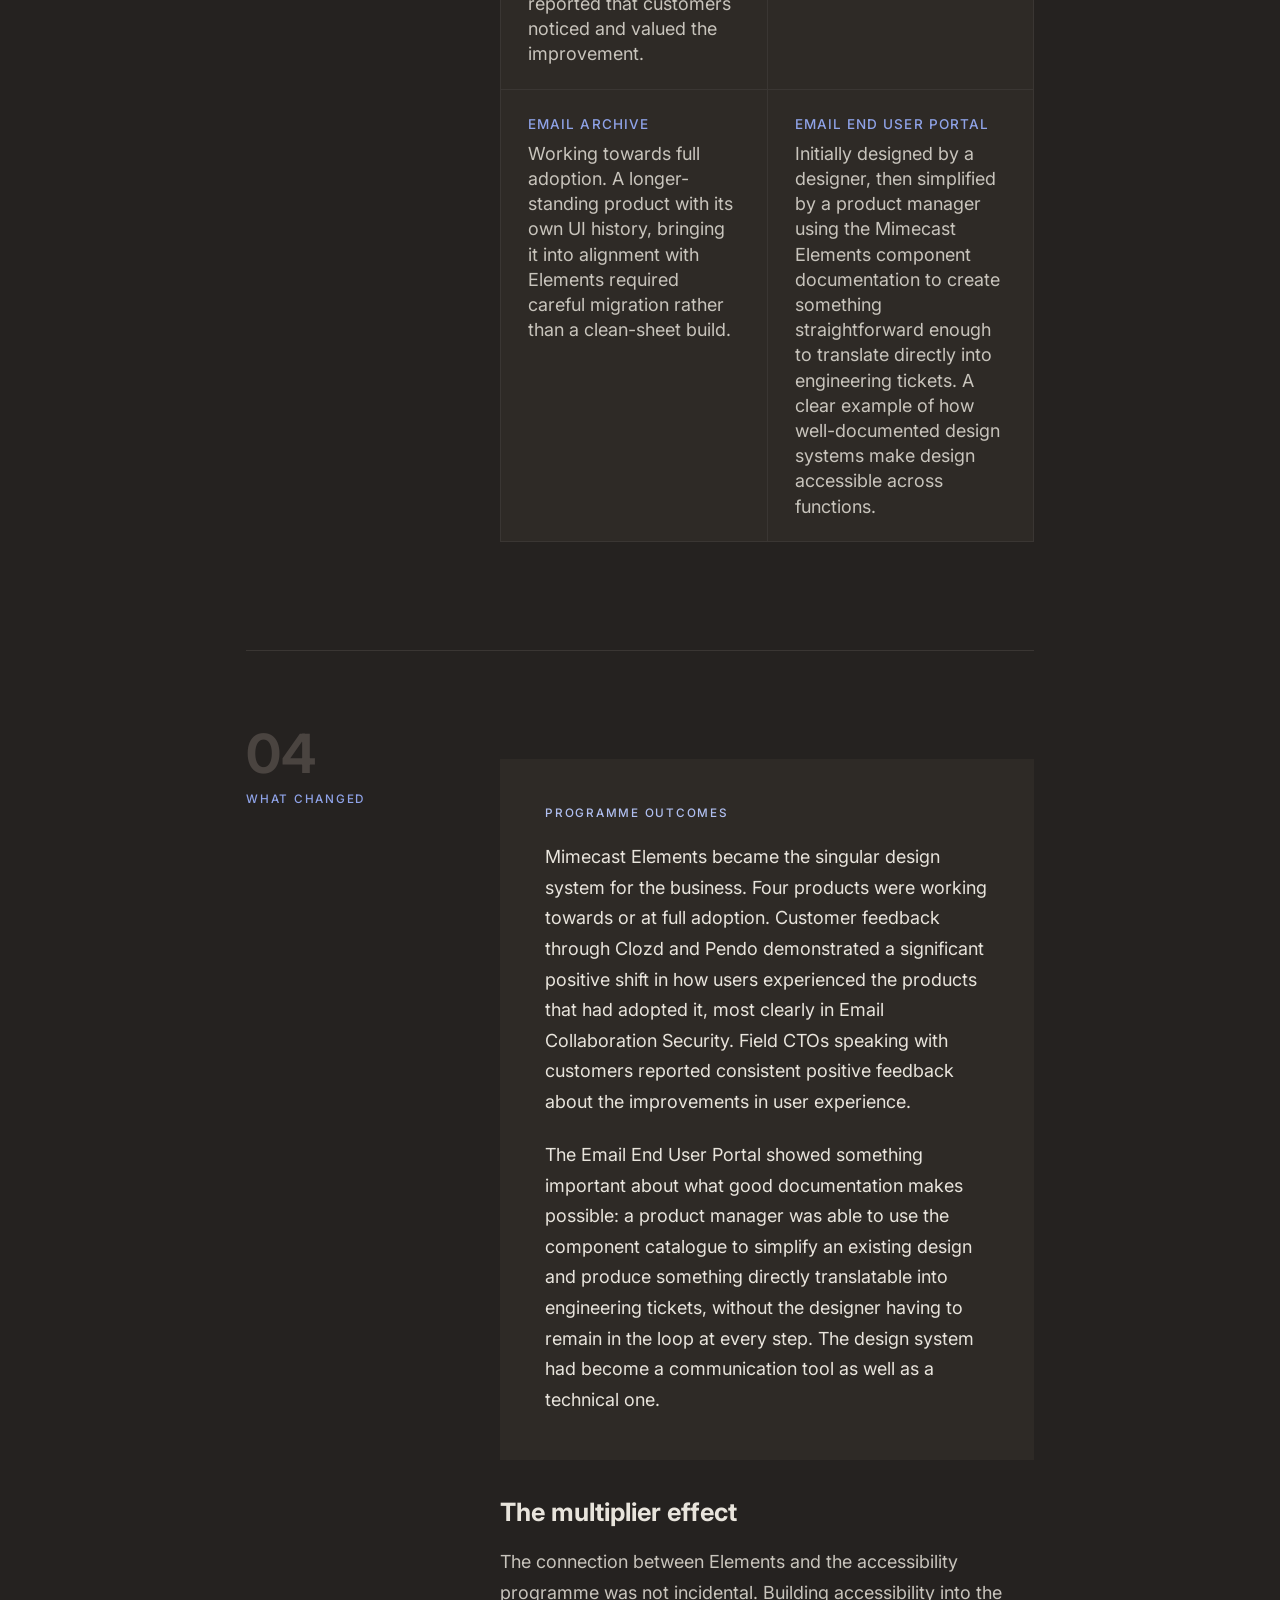
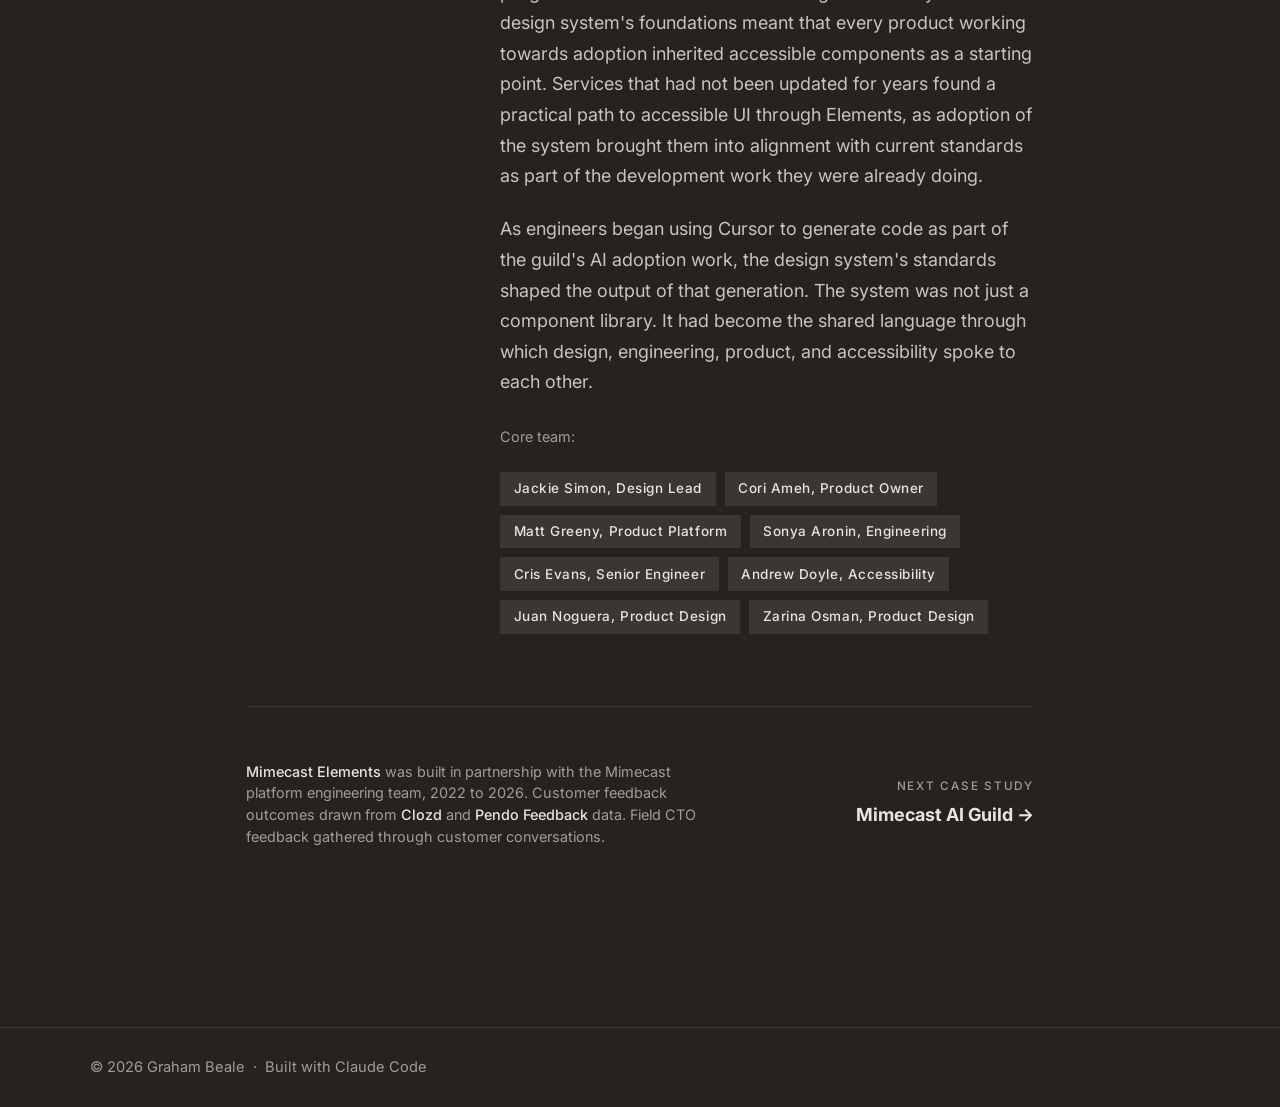
<file: case-studies/mimecast-elements.html>
<!DOCTYPE html>
<html lang="en-GB">
<head>
<meta charset="UTF-8">
<meta name="viewport" content="width=device-width, initial-scale=1.0">
<title>Graham Beale | Mimecast Elements</title>
<link rel="preconnect" href="https://fonts.googleapis.com">
<link href="https://fonts.googleapis.com/css2?family=Inter:wght@400;500;700&display=swap" rel="stylesheet">
<style>
  :root {
    --ink: #E8E4DC;
    --cream: #E8E4DC;
    --warm-mid: #3A3633;
    --indigo: #8fa3e8;
    --indigo-light: #b0bff0;
    --rule: #3A3633;
    --muted: #A19C96;
    --white: #ffffff;
  }
  *, *::before, *::after { box-sizing: border-box; margin: 0; padding: 0; }
  html { font-size: 18px;}
  body { background: #252220; color: var(--ink); font-family: 'Inter', sans-serif; font-weight: 400; line-height: 1.7; -webkit-font-smoothing: antialiased; }
  .masthead { background: #252220; padding: 2rem 0 0; padding-top: 5rem; }
  .masthead-inner { max-width: 860px; margin: 0 auto; padding: 0 2rem; }
  .eyebrow { display: flex; align-items: center; gap: 1rem; margin-bottom: 1.5rem; }
  .tag { background: var(--indigo); color: #252220; font-size: 0.65rem; font-weight: 500; letter-spacing: 0.15em; text-transform: uppercase; padding: 0.3rem 0.75rem; }
  .year { color: var(--muted); font-size: 0.75rem; letter-spacing: 0.1em; text-transform: uppercase; }
  .hero-title { font-family: 'Inter', sans-serif; font-size: clamp(2.4rem, 6vw, 4rem); font-weight: 700; line-height: 1.08; color: var(--cream); letter-spacing: -0.02em; margin-bottom: 0.5rem;}
  .hero-title em { font-style: italic; color: var(--indigo-light); }
  .hero-subtitle { font-family: 'Inter', sans-serif; font-size: clamp(1rem, 2.5vw, 1.3rem); font-weight: 400; font-style: italic; color: var(--muted); margin-bottom: 0.75rem;}
  .hero-summary { font-size: 1.0625rem; line-height: 1.6; color: var(--cream); max-width: 56ch; margin-bottom: 3rem; }
  .meta-strip { border-top: 1px solid #3A3633; display: grid; grid-template-columns: repeat(3, 1fr); padding: 1.5rem 0; gap: 1rem;}
  .meta-item { display: flex; flex-direction: column; gap: 0.25rem; }
  .meta-label { font-size: 0.65rem; letter-spacing: 0.15em; text-transform: uppercase; color: var(--muted); font-weight: 500; }
  .meta-value { font-size: 0.9rem; color: var(--cream); font-weight: 400; }
  .stat-bar { background: var(--indigo); padding: 2rem 0; }
  .stat-bar-inner { max-width: 860px; margin: 0 auto; padding: 0 2rem; display: grid; grid-template-columns: repeat(4, 1fr); gap: 1rem; text-align: center; }
  .stat-item { display: flex; flex-direction: column; gap: 0.2rem; }
  .stat-number { font-family: 'Inter', sans-serif; font-size: clamp(1.8rem, 4vw, 2.6rem); font-weight: 700; color: #252220; line-height: 1; }
  .stat-label { font-size: 0.65rem; letter-spacing: 0.1em; text-transform: uppercase; color: #252220; font-weight: 500; }
  .content { max-width: 860px; margin: 0 auto; padding: 4rem 2rem 6rem; }
  .section { margin-bottom: 4rem; display: grid; grid-template-columns: 200px 1fr; gap: 3rem; align-items: start; }
  .section-label { padding-top: 0.2rem; position: sticky; top: 2rem; }
  .section-label::before { font-family: 'Inter', sans-serif; font-size: 3rem; font-weight: 700; color: #4a4440; line-height: 1; display: block; content: attr(data-number); content: attr(data-number) / ""; }
  .section-title { font-size: 0.65rem; font-weight: 500; letter-spacing: 0.15em; text-transform: uppercase; color: var(--indigo); margin-top: 0.5rem; display: block; }
  .section-body h3 { font-family: 'Inter', sans-serif; font-size: 1.4rem; font-weight: 700; line-height: 1.3; color: #E8E4DC; margin-bottom: 1rem; margin-top: 2rem; }
  .section-body h3:first-child { margin-top: 0; }
  .section-body p { margin-bottom: 1.25rem; color: #C8C4BC; font-size: 1rem; }
  .section-body p:last-child { margin-bottom: 0; }
  .pull-quote { border-left: 3px solid var(--indigo); margin: 2rem 0; padding: 1rem 0 1rem 1.5rem; }
  .pull-quote p { font-family: 'Inter', sans-serif; font-size: 1.15rem; font-style: italic; font-weight: 400; color: #E8E4DC !important; line-height: 1.5; margin-bottom: 0.5rem !important; }
  .pull-quote cite { font-size: 0.75rem; letter-spacing: 0.08em; text-transform: uppercase; color: var(--muted); font-style: normal; font-weight: 500; }
  .before-after { display: grid; grid-template-columns: 1fr 1fr; gap: 1px; background: var(--rule); border: 1px solid var(--rule); margin: 2rem 0; }
  .before-col, .after-col { background: #2e2a26; padding: 1.5rem; }
  .before-col { background: #252220; }
  .col-label { font-size: 0.65rem; font-weight: 500; letter-spacing: 0.15em; text-transform: uppercase; margin-bottom: 1rem; display: block; }
  .before-col .col-label { color: var(--muted); }
  .after-col .col-label { color: var(--indigo); }
  .col-item { display: flex; align-items: flex-start; gap: 0.5rem; margin-bottom: 0.6rem; font-size: 0.85rem; color: #C8C4BC; line-height: 1.4; }
  .col-item::before { content: '-'; color: var(--muted); flex-shrink: 0; margin-top: 0.05rem; }
  .after-col .col-item::before { content: '+'; color: var(--indigo); font-weight: 500; }
  .adoption-grid { display: grid; grid-template-columns: repeat(2, 1fr); gap: 1px; background: var(--rule); border: 1px solid var(--rule); margin: 2rem 0; }
  .adoption-item { background: #2e2a26; padding: 1.25rem 1.5rem; }
  .adoption-product { font-size: 0.75rem; font-weight: 500; letter-spacing: 0.08em; text-transform: uppercase; color: var(--indigo); margin-bottom: 0.3rem; display: block; }
  .adoption-note { font-size: 0.85rem; color: var(--muted); line-height: 1.4; margin: 0 !important; }
  hr.section-rule { border: none; border-top: 1px solid var(--rule); margin: 4rem 0; }
  .outcome-block { background: #2e2a26; padding: 2.5rem; margin: 2rem 0; }
  .outcome-block p { color: var(--cream) !important; font-size: 1rem; }
  .outcome-label { font-size: 0.65rem; letter-spacing: 0.15em; text-transform: uppercase; color: var(--indigo-light); font-weight: 500; margin-bottom: 1rem; display: block; }
  .tooling-strip { display: flex; gap: 1px; background: var(--rule); border: 1px solid var(--rule); margin: 2rem 0; }
  .tool-item { background: #2e2a26; padding: 1rem 1.5rem; flex: 1; display: flex; flex-direction: column; gap: 0.2rem; }
  .tool-name { font-weight: 500; font-size: 0.9rem; color: #E8E4DC; }
  .tool-owner { font-size: 0.75rem; color: var(--muted); }
  .partners { display: flex; flex-wrap: wrap; gap: 0.5rem; margin-top: 1rem; }
  .partner-tag { background: #3A3633; color: #E8E4DC; font-size: 0.75rem; font-weight: 500; padding: 0.3rem 0.75rem; letter-spacing: 0.04em; }
  .case-footer { border-top: 1px solid var(--rule); padding-top: 3rem; display: flex; justify-content: space-between; align-items: center; flex-wrap: wrap; gap: 1rem; }
  .footer-note { font-size: 0.8rem; color: var(--muted); max-width: 480px; line-height: 1.5; }
  .footer-note strong { color: #E8E4DC; font-weight: 500; }
  .next-case { text-decoration: none; display: flex; flex-direction: column; align-items: flex-end; gap: 0.2rem; }
  .next-label { font-size: 0.65rem; letter-spacing: 0.15em; text-transform: uppercase; color: var(--muted); font-weight: 500; }
  .next-title { font-family: 'Inter', sans-serif; font-size: 1rem; font-weight: 700; color: #E8E4DC;}
  .next-case:hover .next-title { color: var(--indigo); }
  @keyframes fadeUp { from { opacity: 0; transform: translateY(20px); } to { opacity: 1; transform: translateY(0); } }
  .cs-nav {
    position: fixed;
    top: 0; left: 0; right: 0;
    z-index: 100;
    background: #252220;
    border-bottom: 1px solid #3A3633;
    display: flex;
    align-items: center;
    justify-content: space-between;
    padding: 1rem clamp(1.5rem, 4vw, 3rem);
    font-family: 'Inter', sans-serif;
  }
  .cs-nav-site {
    font-size: 0.875rem;
    font-weight: 700;
    color: #E8E4DC;
    text-decoration: none;
    letter-spacing: -0.01em;
  }  .cs-nav-site:hover { color: #E8960A; }
  .cs-nav-back, .cs-nav-label {
    font-size: 0.75rem;
    font-weight: 500;
    color: #A19C96;
    text-decoration: none;
    letter-spacing: 0.08em;
    text-transform: uppercase;
  }
  .cs-nav-back:hover { color: #E8E4DC; }
  .cs-footer {
    border-top: 1px solid #3A3633;
    padding: 1.5rem clamp(1.5rem, 4vw, 3rem);
    margin-top: 4rem;
  }
  .cs-footer p {
    font-size: 0.8125rem;
    color: #A19C96;
    font-family: 'Inter', sans-serif;
    max-width: 1100px;
    margin: 0 auto;
  }
  @media (max-width: 640px) {
    .hero-title { font-size: clamp(1.9rem, 9vw, 2.4rem); }
    .section { grid-template-columns: 1fr; gap: 1rem; }
    .section-label { position: static; display: flex; align-items: baseline; gap: 0.75rem; }
    .section-label::before { font-size: 1.8rem; }
    .meta-strip { grid-template-columns: 1fr 1fr; }
    .stat-bar-inner { grid-template-columns: 1fr 1fr; text-align: left; }
    .before-after { grid-template-columns: 1fr; }
    .adoption-grid { grid-template-columns: 1fr; }
    .tooling-strip { flex-direction: column; }
    .case-footer { flex-direction: column; align-items: flex-start; }
    .next-case { align-items: flex-start; }
  }

  /* Motion is opt-in: reduced-motion users get none. */
  @media (prefers-reduced-motion: no-preference) {
    html { scroll-behavior: smooth; }
    .hero-title { animation: fadeUp 0.6s ease both; }
    .hero-subtitle { animation: fadeUp 0.6s 0.1s ease both; }
    .meta-strip { animation: fadeUp 0.6s 0.2s ease both; }
    .next-title { transition: color 0.2s; }
    .cs-nav-site { transition: opacity 0.15s ease; }
    .cs-nav-site.swapping { opacity: 0; }
  }
</style>
<!-- Privacy-friendly analytics by Plausible -->
<script async src="https://plausible.io/js/pa-PdDsAMjdAVuoEFkxhhXwj.js"></script>
<script>
  window.plausible=window.plausible||function(){(plausible.q=plausible.q||[]).push(arguments)},plausible.init=plausible.init||function(i){plausible.o=i||{}};
  plausible.init()
</script>
</head>
<body>

<nav class="cs-nav">
  <a href="https://beale.co.uk" class="cs-nav-site">beale.co.uk</a>
  <a href="index.html" class="cs-nav-back">&#8592; Case Studies</a>
</nav>

<header class="masthead">
  <div class="masthead-inner">
    <div class="eyebrow">
      <span class="tag">Design Systems · Engineering Partnership</span>
      <span class="year">Mimecast · 2022 to 2026</span>
    </div>
    <h1 class="hero-title">Mimecast Elements:<br><em>one design language<br>across many platforms</em></h1>
    <p class="hero-subtitle">Building a shared design system across multiple product areas and technical platforms</p>
    <p class="hero-summary">Unified four competing design systems into Mimecast Elements, the single standard adopted across the product portfolio, with measurable customer-perceived UX gains once products migrated.</p>
    <div class="meta-strip">
      <div class="meta-item">
        <span class="meta-label">Role</span>
        <span class="meta-value">User Experience Director</span>
      </div>
      <div class="meta-item">
        <span class="meta-label">Timeline</span>
        <span class="meta-value">Late 2022 to 2026</span>
      </div>
      <div class="meta-item">
        <span class="meta-label">Scope</span>
        <span class="meta-value">Design system · Engineering alignment · Portfolio adoption</span>
      </div>
    </div>
  </div>
</header>

<section class="stat-bar" aria-label="Key figures">
  <div class="stat-bar-inner">
    <div class="stat-item">
      <span class="stat-number">4+</span>
      <span class="stat-label">Historic design system versions at outset</span>
    </div>
    <div class="stat-item">
      <span class="stat-number">1</span>
      <span class="stat-label">Unified design system adopted across the business</span>
    </div>
    <div class="stat-item">
      <span class="stat-number">4</span>
      <span class="stat-label">Products working towards or at full adoption</span>
    </div>
    <div class="stat-item">
      <span class="stat-number">&#8593;</span>
      <span class="stat-label">Significant positive UX shift in Clozd and Pendo</span>
    </div>
  </div>
</section>

<main class="content">

  <div class="section">
    <div class="section-label" data-number="01">
      <h2 class="section-title">The situation</h2>
    </div>
    <div class="section-body">
      <p>Mimecast had grown through acquisition and rapid product expansion across multiple technical platforms. The result was four main historic versions of design systems, and within those, products and features that did not consistently adhere to any of them. Many projects that had started as features within products had grown into products in their own right, each with their own inherited UI history and engineering choices.</p>
      <p>The core problem was not simply that shared components did not exist. It was that multiple versions of the same components existed across different areas of the product suite, and nobody was certain which version was the right one to adopt. This was compounded by a genuine technical split: some teams built on Angular, others on React, and there was active debate across the organisation about which framework the business should align on. Teams had strong preferences, and those preferences were not easily reconciled.</p>
      <p>There had been attempts to address this before. Previous efforts to establish a new standard had been made under each of the four main design systems, and all had ultimately failed. The consistent reason was team fragmentation: isolated engineering teams, under delivery pressure, with no shared ownership model and no mechanism that made using a common standard easier than building something independently.</p>

      <div class="pull-quote">
        <p>The director of architecture put it clearly: he did not care which technical framework teams used, as long as products looked visually consistent for users and customers. Visual similarity was the goal. How engineering teams got there was their choice.</p>
      </div>

      <div class="before-after">
        <div class="before-col">
          <span class="col-label">The problem</span>
          <div class="col-item">Four main historic design system versions, plus many more variations</div>
          <div class="col-item">Multiple versions of the same components, no clear standard to adopt</div>
          <div class="col-item">Angular and React teams working in parallel, no agreed alignment</div>
          <div class="col-item">Previous attempts to standardise had all failed due to team fragmentation</div>
          <div class="col-item">UI maintenance burden sitting inside feature delivery teams</div>
          <div class="col-item">No scalable mechanism for rolling out accessibility standards</div>
        </div>
        <div class="after-col">
          <span class="col-label">The outcome</span>
          <div class="col-item">Mimecast Elements as the single adopted design system across the business</div>
          <div class="col-item">Clear governance model for new components and pattern requests</div>
          <div class="col-item">Visual consistency achieved regardless of underlying technical framework</div>
          <div class="col-item">Platform team as partners to feature teams, not a separate silo</div>
          <div class="col-item">UI maintenance and security updates centralised through the platform</div>
          <div class="col-item">Accessibility built into components by default, maintained by Andrew Doyle</div>
        </div>
      </div>
    </div>
  </div>

  <hr class="section-rule">

  <div class="section">
    <div class="section-label" data-number="02">
      <h2 class="section-title">The challenge</h2>
    </div>
    <div class="section-body">
      <p>The platform team was tightly focused on centralised product features and measured on delivery. A proposal to take on ownership of a shared UI system was, from their perspective, additional work outside their remit. Making the case required reframing the proposition in terms that mattered to them: fewer one-off component requests, reduced duplication across feature teams, and a shared standard that engineering could actually maintain rather than inherit and abandon.</p>
      <p>This was not a quick conversation. Over many months Graham communicated the value of a common component library, making the case that the platform team could own it in partnership with the design team in a way that would speed up development and provide a common language for collaboration and accessibility standards. A US and UK workshop eventually brought the right people into the same room and secured agreement from the VP of Product for Platform.</p>
      <p>From that point the engineering team moved quickly, selecting Storybook as their tool of choice. The design team worked in Figma and used ZeroHeight to document and catalogue the design system. The pairing between Storybook and ZeroHeight was particularly important: keeping both in close alignment meant that what was documented matched what was built, and both designers and engineers had a reliable source of truth.</p>

      <div class="tooling-strip">
        <div class="tool-item">
          <span class="tool-name">Figma</span>
          <span class="tool-owner">Design: component design, iteration, and handoff</span>
        </div>
        <div class="tool-item">
          <span class="tool-name">Storybook</span>
          <span class="tool-owner">Engineering: component library and development environment</span>
        </div>
        <div class="tool-item">
          <span class="tool-name">ZeroHeight</span>
          <span class="tool-owner">Design system catalogue: documentation, patterns, and usage guidelines</span>
        </div>
      </div>
    </div>
  </div>

  <hr class="section-rule">

  <div class="section">
    <div class="section-label" data-number="03">
      <h2 class="section-title">How it worked</h2>
    </div>
    <div class="section-body">
      <h3>Design leadership and governance</h3>
      <p>Jackie Simon led the design system work day to day as Design Lead for Mimecast Elements, with the full design team involved in reviewing, agreeing, and supporting changes. The principal burden of creating new UI patterns and components fell on designers, but components could equally be developed by a feature engineering team rather than the platform team, provided the platform team were involved in coordinating quality and consistency of the result.</p>
      <p>Cori Ameh held the Product Owner role for the system. It was Cori who prioritised the backlog of component requests, bug fixes, and accessibility updates, not the platform team. The platform engineering team worked those tickets as capacity allowed, typically finding time in gaps between scheduled delivery rather than maintaining a dedicated sprint. Juan Noguera and Zarina Osman contributed across the system's development as product designers.</p>

      <h3>Engineering partnership</h3>
      <p>Over time the platform engineering team became genuine partners to feature engineering teams, helping them integrate the design system into their workflow rather than simply providing a library for feature teams to use independently. This was a shift in relationship, not just in process. Cris Evans, as Senior Engineer, acted as an engineering consultant across both sides: advising wider engineering teams on how to use the platform library effectively, and working closely with designers to ensure the patterns being created were both scalable and reusable.</p>
      <p>On accessibility, Andrew Doyle worked closely with designers and engineers throughout to ensure reusable components met accessibility standards. He maintained reports on each component and reviewed them continuously, making the design system the primary vehicle for rolling out accessibility improvements across the portfolio.</p>

      <h3>Component governance in practice</h3>
      <p>Engineering teams pushed back on requests for new components unless there was clear evidence they were needed: for usability, for accessibility, or because of a bug. This was not obstruction. It was a discipline that kept the system from sprawling and ensured new additions had a genuine rationale behind them. When designers felt an existing component was not appropriate for a particular interaction, there was a defined process for requesting amendments or new variants. Product management support strengthened any such request considerably.</p>

      <div class="pull-quote">
        <p>The design system became the path of least resistance for feature teams. Adopting Elements transferred UI maintenance and security update responsibility to the platform team, freeing engineering capacity for product work.</p>
      </div>

      <h3>Adoption across the portfolio</h3>
      <p>Each product team determined its own adoption path, with the platform team working alongside them to support migration. The journey was not uniform, and several products were still working towards full adoption when Graham left.</p>

      <div class="adoption-grid">
        <div class="adoption-item">
          <span class="adoption-product">Email Collaboration Security</span>
          <p class="adoption-note">The first product to adopt Mimecast Elements. Well received by the sales team and Mimecast customers. Customer feedback via Clozd and Pendo showed a significant positive shift in UX perception. Field CTOs reported that customers noticed and valued the improvement.</p>
        </div>
        <div class="adoption-item">
          <span class="adoption-product">DMARC Analyzer</span>
          <p class="adoption-note">Built from the ground up with Mimecast Elements. The platform team consulted and coordinated closely on the pattern library as the product developed, making this one of the cleanest adoptions in the portfolio.</p>
        </div>
        <div class="adoption-item">
          <span class="adoption-product">Email Archive</span>
          <p class="adoption-note">Working towards full adoption. A longer-standing product with its own UI history, bringing it into alignment with Elements required careful migration rather than a clean-sheet build.</p>
        </div>
        <div class="adoption-item">
          <span class="adoption-product">Email End User Portal</span>
          <p class="adoption-note">Initially designed by a designer, then simplified by a product manager using the Mimecast Elements component documentation to create something straightforward enough to translate directly into engineering tickets. A clear example of how well-documented design systems make design accessible across functions.</p>
        </div>
      </div>
    </div>
  </div>

  <hr class="section-rule">

  <div class="section">
    <div class="section-label" data-number="04">
      <h2 class="section-title">What changed</h2>
    </div>
    <div class="section-body">

      <div class="outcome-block">
        <span class="outcome-label">Programme outcomes</span>
        <p>Mimecast Elements became the singular design system for the business. Four products were working towards or at full adoption. Customer feedback through Clozd and Pendo demonstrated a significant positive shift in how users experienced the products that had adopted it, most clearly in Email Collaboration Security. Field CTOs speaking with customers reported consistent positive feedback about the improvements in user experience.</p>
        <p style="margin-top:1rem;">The Email End User Portal showed something important about what good documentation makes possible: a product manager was able to use the component catalogue to simplify an existing design and produce something directly translatable into engineering tickets, without the designer having to remain in the loop at every step. The design system had become a communication tool as well as a technical one.</p>
      </div>

      <h3>The multiplier effect</h3>
      <p>The connection between Elements and the accessibility programme was not incidental. Building accessibility into the design system's foundations meant that every product working towards adoption inherited accessible components as a starting point. Services that had not been updated for years found a practical path to accessible UI through Elements, as adoption of the system brought them into alignment with current standards as part of the development work they were already doing.</p>
      <p>As engineers began using Cursor to generate code as part of the guild's AI adoption work, the design system's standards shaped the output of that generation. The system was not just a component library. It had become the shared language through which design, engineering, product, and accessibility spoke to each other.</p>

      <p style="margin-top:1.5rem; font-size:0.8rem; color:var(--muted);">Core team:</p>
      <div class="partners">
        <span class="partner-tag">Jackie Simon, Design Lead</span>
        <span class="partner-tag">Cori Ameh, Product Owner</span>
        <span class="partner-tag">Matt Greeny, Product Platform</span>
        <span class="partner-tag">Sonya Aronin, Engineering</span>
        <span class="partner-tag">Cris Evans, Senior Engineer</span>
        <span class="partner-tag">Andrew Doyle, Accessibility</span>
        <span class="partner-tag">Juan Noguera, Product Design</span>
        <span class="partner-tag">Zarina Osman, Product Design</span>
      </div>
    </div>
  </div>

  <div class="case-footer">
    <p class="footer-note">
      <strong>Mimecast Elements</strong> was built in partnership with the Mimecast platform engineering team, 2022 to 2026. Customer feedback outcomes drawn from <strong>Clozd</strong> and <strong>Pendo Feedback</strong> data. Field CTO feedback gathered through customer conversations.
    </p>
    <a href="mimecast-ai-guild.html" class="next-case">
      <span class="next-label">Next case study</span>
      <span class="next-title">Mimecast AI Guild &#8594;</span>
    </a>
  </div>

</main>

<footer class="cs-footer">
  <p>&copy; 2026 Graham Beale &nbsp;&middot;&nbsp; Built with Claude Code</p>
</footer>
<script src="nav.js"></script>
</body>
</html>
</file>
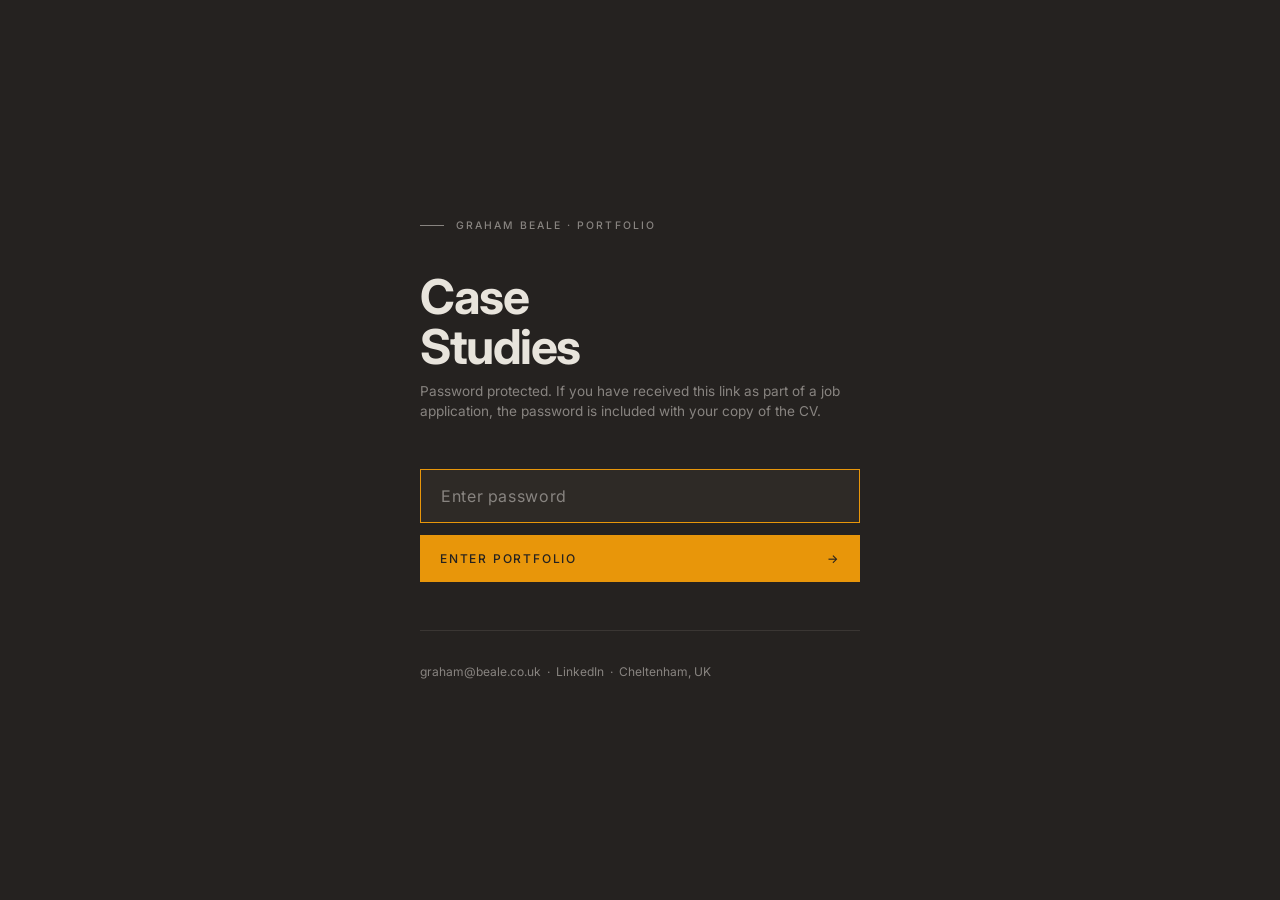
<file: portfolio/enter.html>
<!DOCTYPE html>
<html lang="en">
<head>
<meta charset="UTF-8">
<meta name="viewport" content="width=device-width, initial-scale=1.0">
<title>Graham Beale — Portfolio</title>
<link rel="preconnect" href="https://fonts.googleapis.com">
<link href="https://fonts.googleapis.com/css2?family=Inter:wght@400;500;700&display=swap" rel="stylesheet">
<style>
  :root {
    --ink: #E8E4DC;
    --cream: #E8E4DC;
    --muted: #888480;
    --rule: #3A3633;
    --amber: #E8960A;
    --error: #9e3a1a;
  }
  *, *::before, *::after { box-sizing: border-box; margin: 0; padding: 0; }
  html, body { height: 100%; }
  body {
    background: #252220;
    color: var(--cream);
    font-family: 'Inter', sans-serif;
    font-weight: 400;
    -webkit-font-smoothing: antialiased;
    display: flex;
    flex-direction: column;
    align-items: center;
    justify-content: center;
    min-height: 100vh;
    padding: 2rem;
  }

  .gate {
    width: 100%;
    max-width: 440px;
    display: flex;
    flex-direction: column;
    gap: 0;
    animation: fadeUp 0.5s ease both;
  }

  .gate-eyebrow {
    font-size: 0.65rem;
    letter-spacing: 0.2em;
    text-transform: uppercase;
    color: var(--muted);
    font-weight: 500;
    margin-bottom: 2.5rem;
    display: flex;
    align-items: center;
    gap: 0.75rem;
  }

  .gate-eyebrow::before {
    content: '';
    display: block;
    width: 1.5rem;
    height: 1px;
    background: var(--muted);
  }

  .gate-title {
    font-family: 'Inter', sans-serif;
    font-size: clamp(2rem, 6vw, 3rem);
    font-weight: 700;
    line-height: 1.05;
    letter-spacing: -0.03em;
    color: var(--cream);
    margin-bottom: 0.5rem;
  }

  .gate-subtitle {
    font-size: 0.85rem;
    color: var(--muted);
    margin-bottom: 3rem;
    line-height: 1.5;
  }

  .gate-form {
    display: flex;
    flex-direction: column;
    gap: 0.75rem;
  }

  .gate-input-wrap {
    position: relative;
  }

  .gate-input {
    width: 100%;
    background: #2e2a26;
    border: 1px solid var(--rule);
    color: var(--cream);
    font-family: 'Inter', sans-serif;
    font-size: 1rem;
    font-weight: 400;
    padding: 1rem 1.25rem;
    outline: none;
    transition: border-color 0.2s;
    letter-spacing: 0.06em;
    -webkit-text-security: disc;
    text-security: disc;
  }

  .gate-input::placeholder {
    color: var(--muted);
    letter-spacing: 0.04em;
    -webkit-text-security: none;
    text-security: none;
  }

  .gate-input:focus { border-color: var(--amber); }
  .gate-input.error { border-color: var(--error); }

  .gate-button {
    background: var(--amber);
    border: none;
    color: #252220;
    font-family: 'Inter', sans-serif;
    font-size: 0.75rem;
    font-weight: 500;
    letter-spacing: 0.15em;
    text-transform: uppercase;
    padding: 1rem 1.25rem;
    cursor: pointer;
    transition: opacity 0.2s;
    text-align: left;
    display: flex;
    align-items: center;
    justify-content: space-between;
  }

  .gate-button:hover { opacity: 0.9; }

  .gate-error {
    font-size: 0.8rem;
    color: var(--error);
    display: none;
    padding-top: 0.25rem;
    letter-spacing: 0.02em;
  }

  .gate-error.visible { display: block; }

  .gate-footer {
    margin-top: 3rem;
    padding-top: 2rem;
    border-top: 1px solid var(--rule);
    font-size: 0.75rem;
    color: var(--muted);
    line-height: 1.5;
  }

  .gate-footer a {
    color: var(--muted);
    text-decoration: none;
    transition: color 0.2s;
  }

  .gate-footer a:hover { color: var(--cream); }

  @keyframes fadeUp {
    from { opacity: 0; transform: translateY(20px); }
    to { opacity: 1; transform: translateY(0); }
  }

  @keyframes shake {
    0%, 100% { transform: translateX(0); }
    20%, 60% { transform: translateX(-6px); }
    40%, 80% { transform: translateX(6px); }
  }

  .shake { animation: shake 0.4s ease; }
</style>
</head>
<body>

<div class="gate">
  <p class="gate-eyebrow">Graham Beale · Portfolio</p>
  <h1 class="gate-title">Case<br>Studies</h1>
  <p class="gate-subtitle">Password protected. If you have received this link as part of a job application, the password is included with your copy of the CV.</p>

  <div class="gate-form">
    <div class="gate-input-wrap">
      <input
        type="password"
        id="passwordInput"
        class="gate-input"
        placeholder="Enter password"
        autocomplete="current-password"
        autofocus
      >
    </div>
    <button class="gate-button" onclick="checkPassword()">
      <span>Enter portfolio</span>
      <span>&#8594;</span>
    </button>
    <p class="gate-error" id="errorMsg">Incorrect password. Please check your copy of the CV.</p>
  </div>

  <div class="gate-footer">
    <a href="mailto:graham@beale.co.uk">graham@beale.co.uk</a> &nbsp;&middot;&nbsp;
    <a href="https://linkedin.com/in/grahambeale" target="_blank">LinkedIn</a> &nbsp;&middot;&nbsp;
    Cheltenham, UK
  </div>
</div>

<script>
  const PASSWORD = 'believeinbetter';
  const SESSION_KEY = 'gb_portfolio_auth';

  // If already authenticated, go straight to portfolio
  if (sessionStorage.getItem(SESSION_KEY) === 'true') {
    window.location.href = 'index.html';
  }

  function checkPassword() {
    const input = document.getElementById('passwordInput');
    const error = document.getElementById('errorMsg');
    const form = document.querySelector('.gate-form');

    if (input.value.toLowerCase().trim() === PASSWORD) {
      sessionStorage.setItem(SESSION_KEY, 'true');
      window.location.href = 'index.html';
    } else {
      input.classList.add('error', 'shake');
      error.classList.add('visible');
      input.value = '';
      setTimeout(() => input.classList.remove('shake'), 400);
      input.focus();
    }
  }

  document.getElementById('passwordInput').addEventListener('keydown', function(e) {
    if (e.key === 'Enter') checkPassword();
  });
</script>

</body>
</html>
</file>
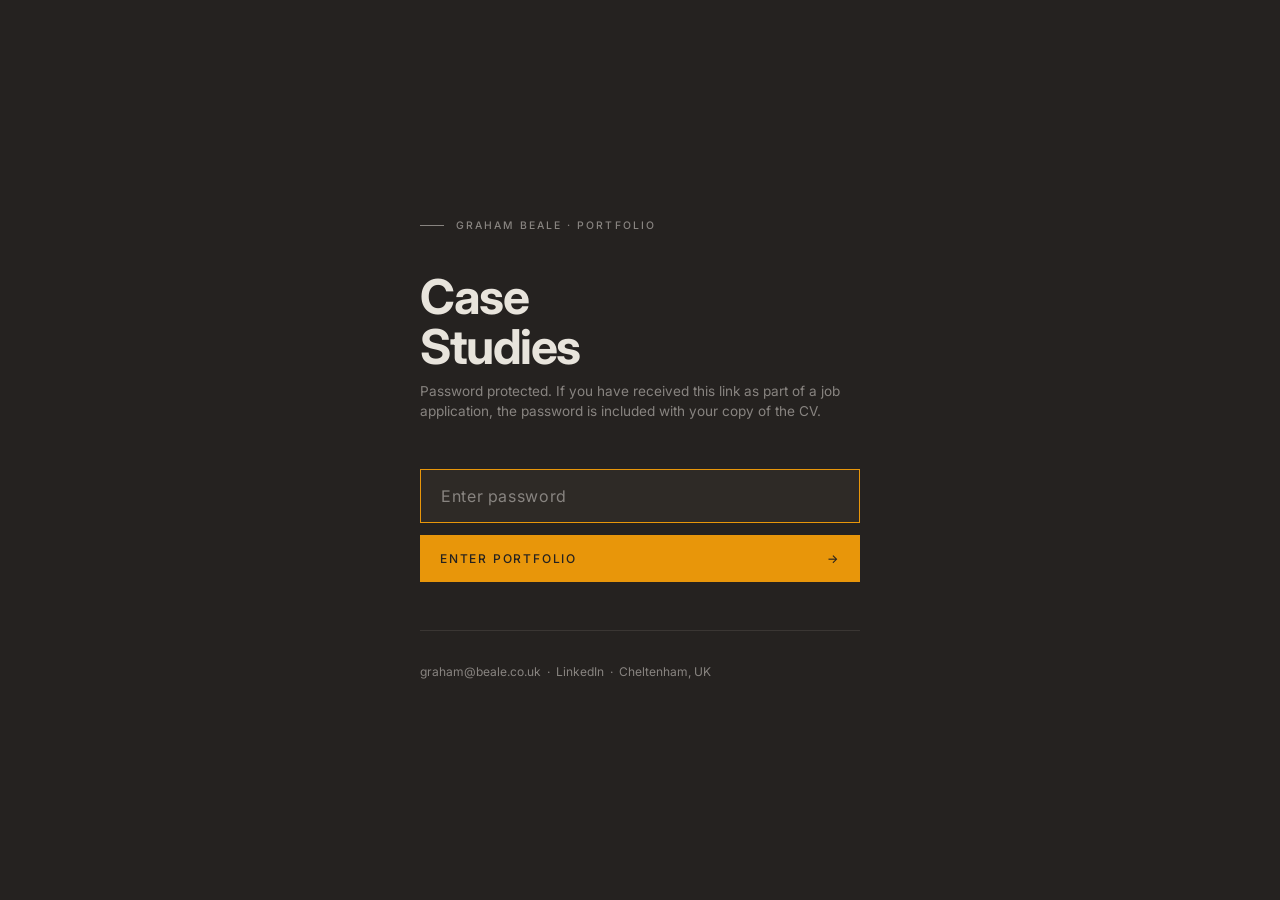
<file: portfolio/mimecast-accessibility.html>
<!DOCTYPE html>
<html lang="en">
<head>
<meta charset="UTF-8">
<meta name="viewport" content="width=device-width, initial-scale=1.0">
<title>Building an Accessibility Practice — Graham Beale</title>
<link rel="preconnect" href="https://fonts.googleapis.com">
<link href="https://fonts.googleapis.com/css2?family=Inter:wght@400;500;700&display=swap" rel="stylesheet">
<style>
  :root {
    --ink: #E8E4DC;
    --cream: #E8E4DC;
    --warm-mid: #3A3633;
    --teal: #0d6e6e;
    --teal-light: #3aa8a8;
    --rule: #3A3633;
    --muted: #888480;
    --white: #ffffff;
  }
  *, *::before, *::after { box-sizing: border-box; margin: 0; padding: 0; }
  html { font-size: 18px; scroll-behavior: smooth; }
  body { background: #252220; color: var(--ink); font-family: 'Inter', sans-serif; font-weight: 400; line-height: 1.7; -webkit-font-smoothing: antialiased; }
  .masthead { background: #252220; padding: 2rem 0 0; }
  .masthead-inner { max-width: 860px; margin: 0 auto; padding: 0 2rem; }
  .back-link { display: inline-flex; align-items: center; gap: 0.5rem; color: var(--muted); text-decoration: none; font-size: 0.75rem; letter-spacing: 0.12em; text-transform: uppercase; font-weight: 500; transition: color 0.2s; margin-bottom: 3rem; }
  .back-link:hover { color: var(--teal-light); }
  .back-link::before { content: '&#8592;'; font-size: 0.9rem; }
  .eyebrow { display: flex; align-items: center; gap: 1rem; margin-bottom: 1.5rem; }
  .tag { background: var(--teal); color: var(--white); font-size: 0.65rem; font-weight: 500; letter-spacing: 0.15em; text-transform: uppercase; padding: 0.3rem 0.75rem; }
  .year { color: var(--muted); font-size: 0.75rem; letter-spacing: 0.1em; text-transform: uppercase; }
  .hero-title { font-family: 'Inter', sans-serif; font-size: clamp(2.4rem, 6vw, 4rem); font-weight: 700; line-height: 1.08; color: var(--cream); letter-spacing: -0.02em; margin-bottom: 0.5rem; animation: fadeUp 0.6s ease both; }
  .hero-title em { font-style: italic; color: var(--teal-light); }
  .hero-subtitle { font-family: 'Inter', sans-serif; font-size: clamp(1rem, 2.5vw, 1.3rem); font-weight: 400; font-style: italic; color: var(--muted); margin-bottom: 3rem; animation: fadeUp 0.6s 0.1s ease both; }
  .meta-strip { border-top: 1px solid #3A3633; display: grid; grid-template-columns: repeat(3, 1fr); padding: 1.5rem 0; gap: 1rem; animation: fadeUp 0.6s 0.2s ease both; }
  .meta-item { display: flex; flex-direction: column; gap: 0.25rem; }
  .meta-label { font-size: 0.65rem; letter-spacing: 0.15em; text-transform: uppercase; color: var(--muted); font-weight: 500; }
  .meta-value { font-size: 0.9rem; color: var(--cream); font-weight: 400; }
  .stat-bar { background: var(--teal); padding: 2rem 0; }
  .stat-bar-inner { max-width: 860px; margin: 0 auto; padding: 0 2rem; display: grid; grid-template-columns: repeat(4, 1fr); gap: 1rem; text-align: center; }
  .stat-item { display: flex; flex-direction: column; gap: 0.2rem; }
  .stat-number { font-family: 'Inter', sans-serif; font-size: clamp(1.8rem, 4vw, 2.6rem); font-weight: 700; color: var(--white); line-height: 1; }
  .stat-label { font-size: 0.65rem; letter-spacing: 0.1em; text-transform: uppercase; color: rgba(255,255,255,0.7); font-weight: 500; }
  .content { max-width: 860px; margin: 0 auto; padding: 4rem 2rem 6rem; }
  .section { margin-bottom: 4rem; display: grid; grid-template-columns: 200px 1fr; gap: 3rem; align-items: start; }
  .section-label { padding-top: 0.2rem; position: sticky; top: 2rem; }
  .section-number { font-family: 'Inter', sans-serif; font-size: 3rem; font-weight: 700; color: #4a4440; line-height: 1; display: block; }
  .section-title { font-size: 0.65rem; font-weight: 500; letter-spacing: 0.15em; text-transform: uppercase; color: var(--teal); margin-top: 0.5rem; display: block; }
  .section-body h3 { font-family: 'Inter', sans-serif; font-size: 1.4rem; font-weight: 700; line-height: 1.3; color: #E8E4DC; margin-bottom: 1rem; margin-top: 2rem; }
  .section-body h3:first-child { margin-top: 0; }
  .section-body p { margin-bottom: 1.25rem; color: #C8C4BC; font-size: 1rem; }
  .section-body p:last-child { margin-bottom: 0; }
  .pull-quote { border-left: 3px solid var(--teal); margin: 2rem 0; padding: 1rem 0 1rem 1.5rem; }
  .pull-quote p { font-family: 'Inter', sans-serif; font-size: 1.15rem; font-style: italic; font-weight: 400; color: #E8E4DC !important; line-height: 1.5; margin-bottom: 0.5rem !important; }
  .pull-quote cite { font-size: 0.75rem; letter-spacing: 0.08em; text-transform: uppercase; color: var(--muted); font-style: normal; font-weight: 500; }
  .barrier-grid { display: grid; grid-template-columns: 1fr 1fr; gap: 1px; background: var(--rule); border: 1px solid var(--rule); margin: 2rem 0; }
  .barrier-item { background: #2e2a26; padding: 1.25rem 1.5rem; display: flex; flex-direction: column; gap: 0.3rem; }
  .barrier-label { font-size: 0.65rem; font-weight: 500; letter-spacing: 0.12em; text-transform: uppercase; color: var(--teal); }
  .barrier-text { font-size: 0.9rem; color: #E8E4DC; font-style: italic; font-family: 'Inter', sans-serif; line-height: 1.4; }
  .timeline { margin: 2rem 0; display: flex; flex-direction: column; gap: 0; }
  .timeline-item { display: grid; grid-template-columns: 120px 1fr; gap: 1.5rem; position: relative; padding-bottom: 2rem; }
  .timeline-item:last-child { padding-bottom: 0; }
  .timeline-item::before { content: ''; position: absolute; left: 110px; top: 0.6rem; bottom: 0; width: 1px; background: var(--rule); }
  .timeline-item:last-child::before { display: none; }
  .timeline-marker { text-align: right; padding-top: 0.1rem; position: relative; z-index: 1; }
  .timeline-marker::after { content: ''; position: absolute; right: -1.5rem; top: 0.45rem; width: 8px; height: 8px; background: var(--teal); border-radius: 50%; }
  .timeline-phase { font-size: 0.65rem; font-weight: 500; letter-spacing: 0.1em; text-transform: uppercase; color: var(--teal); }
  .timeline-title { font-weight: 500; font-size: 0.95rem; color: #E8E4DC; margin-bottom: 0.25rem; }
  .timeline-desc { font-size: 0.85rem; color: var(--muted); line-height: 1.5; margin: 0 !important; }
  hr.section-rule { border: none; border-top: 1px solid var(--rule); margin: 4rem 0; }
  .outcome-block { background: #2e2a26; padding: 2.5rem; margin: 2rem 0; }
  .outcome-block p { color: var(--cream) !important; font-size: 1rem; }
  .outcome-label { font-size: 0.65rem; letter-spacing: 0.15em; text-transform: uppercase; color: var(--teal-light); font-weight: 500; margin-bottom: 1rem; display: block; }
  .client-grid { display: grid; grid-template-columns: repeat(3, 1fr); gap: 1px; background: var(--rule); border: 1px solid var(--rule); margin: 2rem 0; }
  .client-item { background: #2e2a26; padding: 1.25rem 1.5rem; }
  .client-label { font-size: 0.65rem; font-weight: 500; letter-spacing: 0.12em; text-transform: uppercase; color: var(--teal); margin-bottom: 0.4rem; display: block; }
  .client-desc { font-size: 0.85rem; color: var(--muted); line-height: 1.5; margin: 0 !important; }
  .partners { display: flex; flex-wrap: wrap; gap: 0.5rem; margin-top: 1rem; }
  .partner-tag { background: #3A3633; color: #E8E4DC; font-size: 0.75rem; font-weight: 500; padding: 0.3rem 0.75rem; letter-spacing: 0.04em; }
  .case-footer { border-top: 1px solid var(--rule); padding-top: 3rem; display: flex; justify-content: space-between; align-items: center; flex-wrap: wrap; gap: 1rem; }
  .footer-note { font-size: 0.8rem; color: var(--muted); max-width: 480px; line-height: 1.5; }
  .footer-note strong { color: #E8E4DC; font-weight: 500; }
  .next-case { text-decoration: none; display: flex; flex-direction: column; align-items: flex-end; gap: 0.2rem; }
  .next-label { font-size: 0.65rem; letter-spacing: 0.15em; text-transform: uppercase; color: var(--muted); font-weight: 500; }
  .next-title { font-family: 'Inter', sans-serif; font-size: 1rem; font-weight: 700; color: #E8E4DC; transition: color 0.2s; }
  .next-case:hover .next-title { color: var(--teal); }
  @keyframes fadeUp { from { opacity: 0; transform: translateY(20px); } to { opacity: 1; transform: translateY(0); } }
  @media (max-width: 640px) {
    .section { grid-template-columns: 1fr; gap: 1rem; }
    .section-label { position: static; display: flex; align-items: baseline; gap: 0.75rem; }
    .section-number { font-size: 1.8rem; }
    .meta-strip { grid-template-columns: 1fr 1fr; }
    .stat-bar-inner { grid-template-columns: 1fr 1fr; text-align: left; }
    .barrier-grid { grid-template-columns: 1fr; }
    .client-grid { grid-template-columns: 1fr; }
    .case-footer { flex-direction: column; align-items: flex-start; }
    .next-case { align-items: flex-start; }
  }
</style>
<script>
  if (sessionStorage.getItem("gb_portfolio_auth") !== "true") {
    window.location.href = "enter.html";
  }
</script>
</head>
<body>

<header class="masthead">
  <div class="masthead-inner">
    <a href="/" class="back-link">All case studies</a>
    <div class="eyebrow">
      <span class="tag">Accessibility · Practice Building</span>
      <span class="year">Mimecast · 2021&#8211;2025</span>
    </div>
    <h1 class="hero-title">Building accessibility<br><em>from assumption<br>to standard</em></h1>
    <p class="hero-subtitle">ISO 30071-1:2019 embedded across a cybersecurity product portfolio</p>
    <div class="meta-strip">
      <div class="meta-item">
        <span class="meta-label">Role</span>
        <span class="meta-value">User Experience Director</span>
      </div>
      <div class="meta-item">
        <span class="meta-label">Timeline</span>
        <span class="meta-value">2021&#8211;2025</span>
      </div>
      <div class="meta-item">
        <span class="meta-label">Scope</span>
        <span class="meta-value">Strategy, practice build, QA, design system, culture</span>
      </div>
    </div>
  </div>
</header>

<div class="stat-bar">
  <div class="stat-bar-inner">
    <div class="stat-item">
      <span class="stat-number">0</span>
      <span class="stat-label">Products with WCAG audits at outset</span>
    </div>
    <div class="stat-item">
      <span class="stat-number">100%</span>
      <span class="stat-label">Sellable products with audits and VPATs on exit</span>
    </div>
    <div class="stat-item">
      <span class="stat-number">3+</span>
      <span class="stat-label">Sites approaching AA compliance</span>
    </div>
    <div class="stat-item">
      <span class="stat-number">ISO</span>
      <span class="stat-label">30071-1:2019 framework adopted</span>
    </div>
  </div>
</div>

<main class="content">

  <div class="section">
    <div class="section-label">
      <span class="section-number">01</span>
      <span class="section-title">The situation</span>
    </div>
    <div class="section-body">
      <p>When Graham joined Mimecast, the organisation's maturity around accessibility and usability was low. There was no shared appreciation of why either mattered. Many products had not been revisited after their initial bugs were fixed, which meant maintenance had stalled and problems had accumulated unchecked. No feature or function had a WCAG audit. No product had a credible VPAT. No website met AA compliance.</p>
      <p>The prevailing assumption was that this was acceptable. Mimecast served enterprise IT and security professionals. In the words of more than one stakeholder, these were technically sophisticated users who knew how to use complex technology. Accessibility was framed as a consumer concern, not an enterprise one.</p>
      <p>The support data told a different story. Ticket volumes, customer escalations, and customer interviews pointed to real struggles with the product that were going unacknowledged. The assumption that enterprise users did not have accessibility needs was not grounded in evidence.</p>
      <p>Graham saw accessibility not just as a compliance challenge but as a way to make the organisation more human-centred. The rules-based nature of accessibility standards meant they could be understood clearly across the whole organisation, in black and white, by people who had never engaged with UX thinking before. That made accessibility a practical entry point for raising the overall appreciation of user experience at Mimecast.</p>

      <div class="pull-quote">
        <p>The critical aim of accessibility initially was not compliance. It was making the business more human-centred and raising the long-term understanding of why user experience matters.</p>
      </div>
    </div>
  </div>

  <hr class="section-rule">

  <div class="section">
    <div class="section-label">
      <span class="section-number">02</span>
      <span class="section-title">The resistance</span>
    </div>
    <div class="section-body">
      <p>The internal barriers were widespread. Teams were busy. Adding accessibility requirements on top of existing delivery commitments did not go down well. People could rationalise why it was important when it was explained to them, but understanding something and creating space for it in a packed schedule are different things.</p>
      <p>Graham's position in the organisation mattered here. He was at the same hierarchical level as the product and engineering leaders he was trying to bring along. He could not instruct teams to adopt accessibility standards. What he could do was use influencing skills, barter design resource, and create the conditions for teams to understand the value and choose to embed it into their project processes.</p>
      <p>Part of that was very practical. Graham ran the company-wide induction for new starters at Mimecast, using that time to explain in detail why accessibility mattered, why the business was investing in it, and how it would help Mimecast commercially. Bringing it into the induction meant every new joiner encountered the rationale before they had formed habits about how the organisation worked.</p>

      <div class="barrier-grid">
        <div class="barrier-item">
          <span class="barrier-label">What teams said</span>
          <span class="barrier-text">"Our customers are clever. They know how to use complex technology."</span>
        </div>
        <div class="barrier-item">
          <span class="barrier-label">What support data showed</span>
          <span class="barrier-text">Ticket volumes, escalations, and interviews showing repeated usability and accessibility failures.</span>
        </div>
        <div class="barrier-item">
          <span class="barrier-label">What teams felt</span>
          <span class="barrier-text">"We're already busy. Adding something else to the list is not realistic right now."</span>
        </div>
        <div class="barrier-item">
          <span class="barrier-label">What the evidence showed</span>
          <span class="barrier-text">Commercial risk from incoming EU legislation, US federal procurement requirements, and customers writing accessibility into contracts.</span>
        </div>
      </div>
    </div>
  </div>

  <hr class="section-rule">

  <div class="section">
    <div class="section-label">
      <span class="section-number">03</span>
      <span class="section-title">The approach</span>
    </div>
    <div class="section-body">

      <h3>Securing the right partner and sponsor</h3>
      <p>Graham brought in Hassell Inclusive as the specialist partner, working directly with Jonathan Hassell as lead consultant. Jonathan is the author of ISO 30071-1:2019 and had previously served as Head of Accessibility at the BBC, where he worked closely with the RNIB and brought RNIB staff directly into the organisation to work alongside designers and engineers. Graham had worked with Jonathan during that period at BBC Radio 2, and trusted both his expertise and his ability to embed accessibility thinking into teams who had not previously engaged with it. Choosing the author of the standard was a deliberate signal: this was a capability build, not a compliance exercise.</p>
      <p>Securing organisational commitment required work at a senior level. Harvey Seale, SVP Governance and Global DPO, became the executive sponsor after Graham framed the programme in terms that mattered to his function: governance credibility, regulatory positioning, and the opportunity to demonstrate leadership ahead of incoming legislation. Harvey gave ownership of the programme to Raeann Cando, Senior Director of Governance and Certification, who led the delivery of the programme from the governance side. The certification team took on project management of the work deliverables.</p>

      <h3>Andrew Doyle and the audit programme</h3>
      <p>In June 2022 Graham recruited Andrew Doyle directly from a renowned accessibility consultancy, leading the hire himself. Andrew's arrival was the moment the programme shifted from aspiration to execution. His first major piece of work was commissioning audits for every product sold to customers. From those audits, Andrew identified the most common failure patterns across the portfolio and created documentation showing engineers and designers precisely how to correct each one. He consulted directly with engineering and design teams to ensure those problems did not recur.</p>
      <p>In tandem with the design system work, Andrew took this further. By working with the design and platform teams to build corrective patterns into Mimecast Elements, he effectively ended entire categories of accessibility problem through adoption of a new component standard. The issue could not come back because the component that caused it had been replaced. Andrew also created an accessibility framework for Mimecast that gave the organisation a clear structure for understanding what they needed to achieve and how to measure progress.</p>

      <h3>Programme structure and timeline</h3>

      <div class="timeline">
        <div class="timeline-item">
          <div class="timeline-marker">
            <span class="timeline-phase">2021</span>
          </div>
          <div class="timeline-body">
            <p class="timeline-title">Current state analysis and framework adoption</p>
            <p class="timeline-desc">Baseline assessment confirmed the scale of the problem across the portfolio. ISO 30071-1:2019 adopted as the governing framework, giving the programme international credibility and connecting it to Mimecast's governance infrastructure.</p>
          </div>
        </div>
        <div class="timeline-item">
          <div class="timeline-marker">
            <span class="timeline-phase">June 2022</span>
          </div>
          <div class="timeline-body">
            <p class="timeline-title">Andrew Doyle joins as Accessibility Lead</p>
            <p class="timeline-desc">Recruited directly from a renowned accessibility consultancy. Audits commissioned for every sellable product. Common failure patterns identified, documented, and shared with engineering and design teams. Accessibility framework for Mimecast created. Programme moves from analysis to active remediation.</p>
          </div>
        </div>
        <div class="timeline-item">
          <div class="timeline-marker">
            <span class="timeline-phase">2022&#8211;23</span>
          </div>
          <div class="timeline-body">
            <p class="timeline-title">QA integration</p>
            <p class="timeline-desc">Multiple QA suppliers evaluated. Finding partners who delivered genuine, measurable improvement rather than reports without behaviour change took considerable time. Eventually the right partners were identified and accessibility testing was embedded as a standard gate in product development and QA.</p>
          </div>
        </div>
        <div class="timeline-item">
          <div class="timeline-marker">
            <span class="timeline-phase">2023&#8211;24</span>
          </div>
          <div class="timeline-body">
            <p class="timeline-title">Design system as multiplier</p>
            <p class="timeline-desc">Accessibility built into the foundations of Mimecast Elements through close collaboration between Andrew Doyle, Jackie Simon, Cris Evans, and the platform engineering team. Every product adopting Elements inherited accessible components by default. Entire categories of accessibility failure ended through pattern adoption rather than individual remediation.</p>
          </div>
        </div>
        <div class="timeline-item">
          <div class="timeline-marker">
            <span class="timeline-phase">2024&#8211;25</span>
          </div>
          <div class="timeline-body">
            <p class="timeline-title">Cultural shift and competitive compliance</p>
            <p class="timeline-desc">Teams actively competing with each other to demonstrate compliance. Marketing and PR engaged in demonstrating Mimecast's seriousness about accessibility standards externally. The programme had moved from something done to teams to something teams were proud of.</p>
          </div>
        </div>
      </div>

      <h3>Cross-functional ownership</h3>
      <p>Accessibility at Mimecast was never owned by one team. Creating and maintaining the standard required active involvement from QA, technical programme managers, designers, engineers, marketing, and PR. That breadth was intentional. A standard that lives in one function is fragile. A standard that multiple functions have invested in is far harder to deprioritise when delivery pressure increases.</p>

      <p style="margin-top:1.5rem; font-size:0.8rem; color:var(--muted);">Key partners and sponsors:</p>
      <div class="partners">
        <span class="partner-tag">Jonathan Hassell — Hassell Inclusive</span>
        <span class="partner-tag">Harvey Seale — SVP Governance and DPO</span>
        <span class="partner-tag">Raeann Cando — Senior Director, Governance and Certification</span>
        <span class="partner-tag">Andrew Doyle — Accessibility Lead</span>
        <span class="partner-tag">Sonya Aronin — Platform Engineering Director</span>
        <span class="partner-tag">Matt Greeny — VP Product Platform</span>
      </div>
    </div>
  </div>

  <hr class="section-rule">

  <div class="section">
    <div class="section-label">
      <span class="section-number">04</span>
      <span class="section-title">What changed</span>
    </div>
    <div class="section-body">

      <div class="outcome-block">
        <span class="outcome-label">Programme outcomes</span>
        <p>Every product sold to customers had a WCAG audit and a credible VPAT by the time Graham left, up from zero. Three sites were approaching full AA compliance, with others improving continuously. The design system had ended entire categories of problem through pattern adoption. Teams that had never considered accessibility were competing to demonstrate compliance. Marketing and PR were actively using Mimecast's accessibility progress as an external signal of quality.</p>
        <p style="margin-top:1rem;">The deeper outcome was cultural. The organisation became more human-centred. Teams that had been focused entirely on features started to ask questions about the people using those features. Accessibility had worked as Graham intended: as a rules-based entry point that made user experience thinking accessible to people who had never engaged with it before.</p>
      </div>

      <h3>Commercial and regulatory validation</h3>
      <p>When the EU European Accessibility Act came into force in June 2025, field CTOs contacted Graham directly, worried about whether Mimecast could demonstrate compliance to customers. The programme that had been built over four years gave a straightforward answer: the audits existed, the framework was in place, the design system was carrying accessible components across the portfolio, and progress was documented and measurable. Mimecast was ahead of competitors who were only beginning to engage with the requirements.</p>
      <p>Three categories of client validated the commercial importance of the work:</p>

      <div class="client-grid">
        <div class="client-item">
          <span class="client-label">Contracted commitment</span>
          <p class="client-desc">One client wrote full accessibility into their contract for the products they purchased. The product leader was formally committed to achieving that standard. The programme gave the organisation the confidence to accept that commitment.</p>
        </div>
        <div class="client-item">
          <span class="client-label">US federal procurement</span>
          <p class="client-desc">Educational institutions and universities needing to demonstrate use of accessible products to access US federal funding. The VPAT coverage the programme delivered made those conversations straightforward rather than risky.</p>
        </div>
        <div class="client-item">
          <span class="client-label">Enterprise standards</span>
          <p class="client-desc">Large management consultancies that took standards very seriously. The documented programme and clear trajectory gave Mimecast the credibility to convince those clients that the business was genuinely committed, not just starting to think about it.</p>
        </div>
      </div>
    </div>
  </div>

  <div class="case-footer">
    <p class="footer-note">
      Delivered in partnership with <strong>Jonathan Hassell</strong>, Hassell Inclusive, sponsored by <strong>Harvey Seale</strong> SVP Governance and DPO, and led from the governance side by <strong>Raeann Cando</strong>, Senior Director of Governance and Certification. Programme ran 2021&#8211;2025.
    </p>
    <a href="mimecast-elements.html" class="next-case">
      <span class="next-label">Next case study</span>
      <span class="next-title">Mimecast Elements &#8594;</span>
    </a>
  </div>

</main>
</body>
</html>
</file>
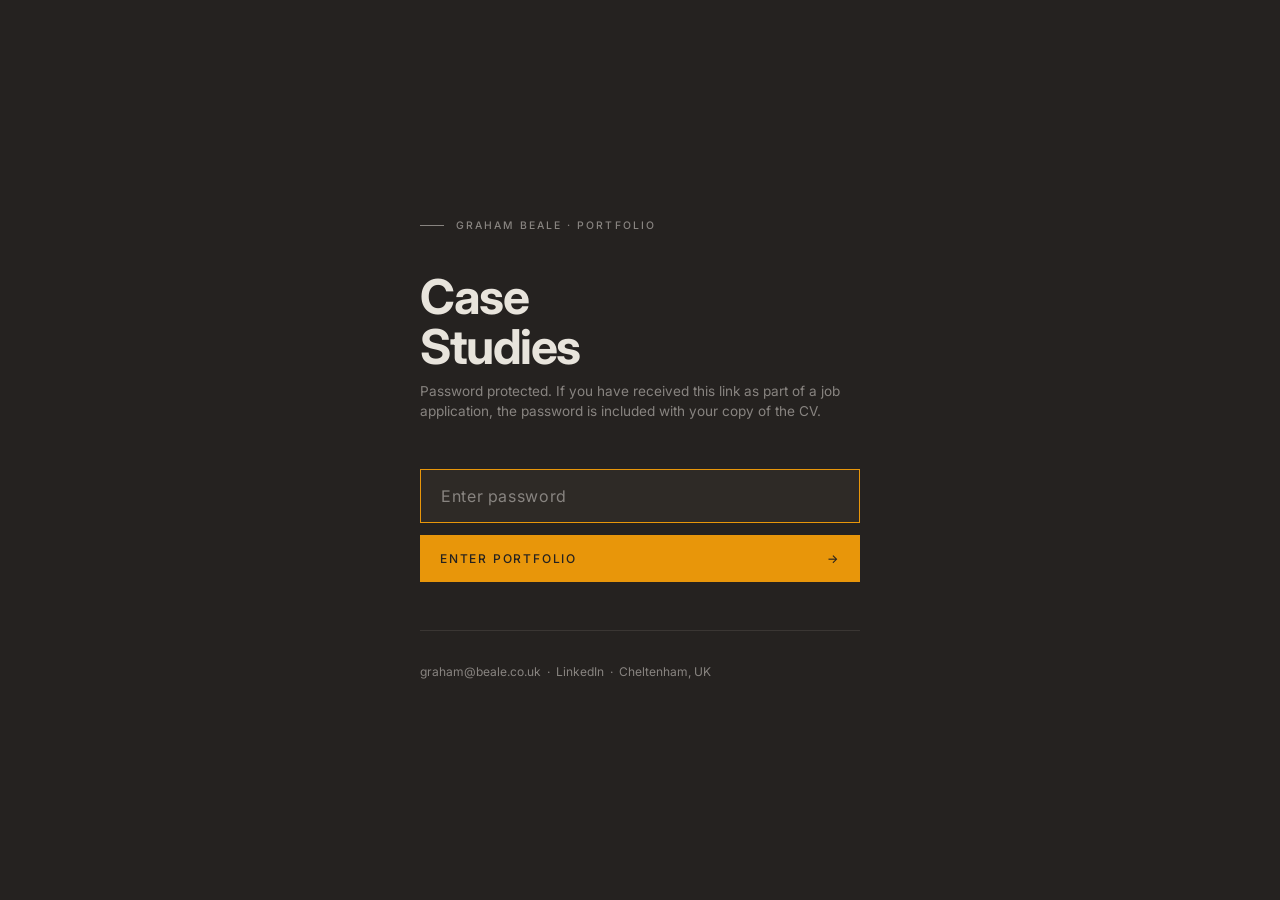
<file: portfolio/mimecast-ai-guild.html>
<!DOCTYPE html>
<html lang="en">
<head>
<meta charset="UTF-8">
<meta name="viewport" content="width=device-width, initial-scale=1.0">
<title>The Mimecast Design Guild — Graham Beale</title>
<link rel="preconnect" href="https://fonts.googleapis.com">
<link href="https://fonts.googleapis.com/css2?family=Inter:wght@400;500;700&display=swap" rel="stylesheet">
<style>
  :root {
    --ink: #E8E4DC;
    --cream: #E8E4DC;
    --warm-mid: #3A3633;
    --rust: #9e3a1a;
    --rust-light: #d4612e;
    --rule: #3A3633;
    --muted: #888480;
    --white: #ffffff;
  }
  *, *::before, *::after { box-sizing: border-box; margin: 0; padding: 0; }
  html { font-size: 18px; scroll-behavior: smooth; }
  body { background: #252220; color: var(--ink); font-family: 'Inter', sans-serif; font-weight: 400; line-height: 1.7; -webkit-font-smoothing: antialiased; }
  .masthead { background: #252220; padding: 2rem 0 0; }
  .masthead-inner { max-width: 860px; margin: 0 auto; padding: 0 2rem; }
  .back-link { display: inline-flex; align-items: center; gap: 0.5rem; color: var(--muted); text-decoration: none; font-size: 0.75rem; letter-spacing: 0.12em; text-transform: uppercase; font-weight: 500; transition: color 0.2s; margin-bottom: 3rem; }
  .back-link:hover { color: var(--rust-light); }
  .back-link::before { content: '&#8592;'; font-size: 0.9rem; }
  .eyebrow { display: flex; align-items: center; gap: 1rem; margin-bottom: 1.5rem; }
  .tag { background: var(--rust); color: var(--white); font-size: 0.65rem; font-weight: 500; letter-spacing: 0.15em; text-transform: uppercase; padding: 0.3rem 0.75rem; }
  .year { color: var(--muted); font-size: 0.75rem; letter-spacing: 0.1em; text-transform: uppercase; }
  .hero-title { font-family: 'Inter', sans-serif; font-size: clamp(2.4rem, 6vw, 4rem); font-weight: 700; line-height: 1.08; color: var(--cream); letter-spacing: -0.02em; margin-bottom: 0.5rem; animation: fadeUp 0.6s ease both; }
  .hero-title em { font-style: italic; color: var(--rust-light); }
  .hero-subtitle { font-family: 'Inter', sans-serif; font-size: clamp(1rem, 2.5vw, 1.3rem); font-weight: 400; font-style: italic; color: var(--muted); margin-bottom: 3rem; animation: fadeUp 0.6s 0.1s ease both; }
  .meta-strip { border-top: 1px solid #3A3633; display: grid; grid-template-columns: repeat(3, 1fr); padding: 1.5rem 0; gap: 1rem; animation: fadeUp 0.6s 0.2s ease both; }
  .meta-item { display: flex; flex-direction: column; gap: 0.25rem; }
  .meta-label { font-size: 0.65rem; letter-spacing: 0.15em; text-transform: uppercase; color: var(--muted); font-weight: 500; }
  .meta-value { font-size: 0.9rem; color: var(--cream); font-weight: 400; }
  .stat-bar { background: var(--rust); padding: 2rem 0; }
  .stat-bar-inner { max-width: 860px; margin: 0 auto; padding: 0 2rem; display: grid; grid-template-columns: repeat(4, 1fr); gap: 1rem; text-align: center; }
  .stat-item { display: flex; flex-direction: column; gap: 0.2rem; }
  .stat-number { font-family: 'Inter', sans-serif; font-size: clamp(1.6rem, 4vw, 2.4rem); font-weight: 700; color: var(--white); line-height: 1; }
  .stat-label { font-size: 0.63rem; letter-spacing: 0.08em; text-transform: uppercase; color: rgba(255,255,255,0.75); font-weight: 500; }
  .content { max-width: 860px; margin: 0 auto; padding: 4rem 2rem 6rem; }
  .section { margin-bottom: 4rem; display: grid; grid-template-columns: 200px 1fr; gap: 3rem; align-items: start; }
  .section-label { padding-top: 0.2rem; position: sticky; top: 2rem; }
  .section-number { font-family: 'Inter', sans-serif; font-size: 3rem; font-weight: 700; color: #4a4440; line-height: 1; display: block; }
  .section-title { font-size: 0.65rem; font-weight: 500; letter-spacing: 0.15em; text-transform: uppercase; color: var(--rust); margin-top: 0.5rem; display: block; }
  .section-body h3 { font-family: 'Inter', sans-serif; font-size: 1.4rem; font-weight: 700; line-height: 1.3; color: #E8E4DC; margin-bottom: 1rem; margin-top: 2rem; }
  .section-body h3:first-child { margin-top: 0; }
  .section-body p { margin-bottom: 1.25rem; color: #C8C4BC; font-size: 1rem; }
  .section-body p:last-child { margin-bottom: 0; }
  .pull-quote { border-left: 3px solid var(--rust); margin: 2rem 0; padding: 1rem 0 1rem 1.5rem; }
  .pull-quote p { font-family: 'Inter', sans-serif; font-size: 1.15rem; font-style: italic; font-weight: 400; color: #E8E4DC !important; line-height: 1.5; margin-bottom: 0.5rem !important; }
  .pull-quote cite { font-size: 0.75rem; letter-spacing: 0.08em; text-transform: uppercase; color: var(--muted); font-style: normal; font-weight: 500; }
  .evolution { display: grid; grid-template-columns: 1fr auto 1fr; gap: 0; margin: 2rem 0; align-items: stretch; }
  .evo-col { padding: 1.5rem; }
  .evo-before { background: #252220; border: 1px solid var(--rule); }
  .evo-arrow { background: var(--rust); display: flex; align-items: center; justify-content: center; padding: 0 1rem; color: var(--white); font-size: 1.2rem; }
  .evo-after { background: #2e2a26; border: 1px solid var(--rule); border-left: none; }
  .evo-label { font-size: 0.65rem; font-weight: 500; letter-spacing: 0.12em; text-transform: uppercase; margin-bottom: 0.75rem; display: block; }
  .evo-before .evo-label { color: var(--muted); }
  .evo-after .evo-label { color: var(--rust); }
  .evo-title { font-family: 'Inter', sans-serif; font-size: 1.1rem; font-weight: 700; line-height: 1.3; margin-bottom: 0.5rem; color: #E8E4DC; }
  .evo-desc { font-size: 0.85rem; color: var(--muted); line-height: 1.5; margin: 0; }
  .tools-grid { display: grid; grid-template-columns: repeat(3, 1fr); gap: 1px; background: var(--rule); border: 1px solid var(--rule); margin: 2rem 0; }
  .tool-item { background: #2e2a26; padding: 1.25rem 1.5rem; }
  .tool-name { font-weight: 500; font-size: 0.9rem; color: #E8E4DC; margin-bottom: 0.3rem; display: block; }
  .tool-use { font-size: 0.8rem; color: var(--muted); line-height: 1.4; margin: 0 !important; }
  .outcomes-grid { display: grid; grid-template-columns: 1fr 1fr; gap: 1px; background: var(--rule); border: 1px solid var(--rule); margin: 2rem 0; }
  .outcome-item { background: #2e2a26; padding: 1.5rem; }
  .outcome-icon { font-size: 1.3rem; margin-bottom: 0.5rem; display: block; }
  .outcome-title { font-size: 0.75rem; font-weight: 500; letter-spacing: 0.1em; text-transform: uppercase; color: var(--rust); margin-bottom: 0.4rem; display: block; }
  .outcome-desc { font-size: 0.85rem; color: var(--muted); line-height: 1.5; margin: 0 !important; }
  hr.section-rule { border: none; border-top: 1px solid var(--rule); margin: 4rem 0; }
  .dark-block { background: #2e2a26; padding: 2.5rem; margin: 2rem 0; }
  .dark-block p { color: var(--cream) !important; font-size: 1rem; }
  .block-label { font-size: 0.65rem; letter-spacing: 0.15em; text-transform: uppercase; color: var(--rust-light); font-weight: 500; margin-bottom: 1rem; display: block; }
  .timeline { display: flex; flex-direction: column; gap: 0; margin: 2rem 0; }
  .timeline-item { display: grid; grid-template-columns: 120px 1fr; gap: 1.5rem; position: relative; padding-bottom: 2rem; }
  .timeline-item:last-child { padding-bottom: 0; }
  .timeline-item::before { content: ''; position: absolute; left: 110px; top: 0.6rem; bottom: 0; width: 1px; background: var(--rule); }
  .timeline-item:last-child::before { display: none; }
  .timeline-marker { text-align: right; padding-top: 0.1rem; position: relative; z-index: 1; }
  .timeline-marker::after { content: ''; position: absolute; right: -1.5rem; top: 0.45rem; width: 8px; height: 8px; background: var(--rust); border-radius: 50%; }
  .timeline-phase { font-size: 0.65rem; font-weight: 500; letter-spacing: 0.1em; text-transform: uppercase; color: var(--rust); }
  .timeline-title { font-weight: 500; font-size: 0.95rem; color: #E8E4DC; margin-bottom: 0.25rem; }
  .timeline-desc { font-size: 0.85rem; color: var(--muted); line-height: 1.5; margin: 0 !important; }
  .case-footer { border-top: 1px solid var(--rule); padding-top: 3rem; display: flex; justify-content: space-between; align-items: center; flex-wrap: wrap; gap: 1rem; }
  .footer-note { font-size: 0.8rem; color: var(--muted); max-width: 480px; line-height: 1.5; }
  .footer-note strong { color: #E8E4DC; font-weight: 500; }
  .prev-case { text-decoration: none; display: flex; flex-direction: column; align-items: flex-start; gap: 0.2rem; }
  .prev-label { font-size: 0.65rem; letter-spacing: 0.15em; text-transform: uppercase; color: var(--muted); font-weight: 500; }
  .prev-title { font-family: 'Inter', sans-serif; font-size: 1rem; font-weight: 700; color: #E8E4DC; transition: color 0.2s; }
  .prev-case:hover .prev-title { color: var(--rust); }
  @keyframes fadeUp { from { opacity: 0; transform: translateY(20px); } to { opacity: 1; transform: translateY(0); } }
  @media (max-width: 640px) {
    .section { grid-template-columns: 1fr; gap: 1rem; }
    .section-label { position: static; display: flex; align-items: baseline; gap: 0.75rem; }
    .section-number { font-size: 1.8rem; }
    .meta-strip { grid-template-columns: 1fr 1fr; }
    .stat-bar-inner { grid-template-columns: 1fr 1fr; text-align: left; }
    .evolution { grid-template-columns: 1fr; }
    .evo-arrow { display: none; }
    .evo-after { border-left: 1px solid #3A3633; border-top: none; }
    .tools-grid { grid-template-columns: 1fr; }
    .outcomes-grid { grid-template-columns: 1fr; }
    .case-footer { flex-direction: column; align-items: flex-start; }
  }
</style>
<script>
  if (sessionStorage.getItem("gb_portfolio_auth") !== "true") {
    window.location.href = "enter.html";
  }
</script>
</head>
<body>

<header class="masthead">
  <div class="masthead-inner">
    <a href="/" class="back-link">All case studies</a>
    <div class="eyebrow">
      <span class="tag">Team Model · Human-Centred AI</span>
      <span class="year">Mimecast · 2020&#8211;2025</span>
    </div>
    <h1 class="hero-title">From service team<br>to <em>AI-first guild</em></h1>
    <p class="hero-subtitle">How a design function restructured itself to stay relevant in an AI-first organisation</p>
    <div class="meta-strip">
      <div class="meta-item">
        <span class="meta-label">Role</span>
        <span class="meta-value">User Experience Director</span>
      </div>
      <div class="meta-item">
        <span class="meta-label">Scope</span>
        <span class="meta-value">Team model, AI tooling, cross-functional practice</span>
      </div>
      <div class="meta-item">
        <span class="meta-label">Team</span>
        <span class="meta-value">5 designers (1 principal), 2 researchers, accessibility lead</span>
      </div>
    </div>
  </div>
</header>

<div class="stat-bar">
  <div class="stat-bar-inner">
    <div class="stat-item">
      <span class="stat-number">5</span>
      <span class="stat-label">Senior designers, including one principal</span>
    </div>
    <div class="stat-item">
      <span class="stat-number">4</span>
      <span class="stat-label">Product squads with embedded design leaders</span>
    </div>
    <div class="stat-item">
      <span class="stat-number">8+</span>
      <span class="stat-label">AI tools trialled across design, PM, and engineering</span>
    </div>
    <div class="stat-item">
      <span class="stat-number">Open</span>
      <span class="stat-label">Guild membership across design, PM, engineering, and CX</span>
    </div>
  </div>
</div>

<main class="content">

  <div class="section">
    <div class="section-label">
      <span class="section-number">01</span>
      <span class="section-title">The journey</span>
    </div>
    <div class="section-body">
      <p>When Graham joined Mimecast in 2020, design was a peripheral function. The organisation was engineering and product-led, delivery mattered more than design quality, and designers were frequently either left out of user experience decisions entirely or brought in for low-value work after the important calls had been made.</p>
      <p>Over two years that changed. The team built credibility through evidence and outcome, and demand grew. But the organisation had a structural problem that compounded the bottleneck: many teams were operating in a heavily Jira-driven waterfall model. Everything had to be well described, well ticketed, and well understood before work could begin. That discipline had its place, but it made the organisation slow to make decisions and resistant to more flexible, exploratory ways of working. Design sat outside those processes, so even when designers were available and engaged, the sequential hand-offs meant things moved slowly or stalled entirely. AI would later force the organisation's hand on this, demonstrating in practice that faster, more adaptive ways of working were not only possible but necessary. The guild became one of the places where that shift was modelled.</p>
      <p>The solution was not to hire more designers. It was to change how the whole system worked.</p>

      <div class="evolution">
        <div class="evo-col evo-before">
          <span class="evo-label">2020&#8211;2022: The problem</span>
          <p class="evo-title">Centralised service into waterfall teams</p>
          <p class="evo-desc">Design resource coordinated and allocated by Graham across the organisation. Demand grew faster than capacity. Waterfall processes in product teams created sequential bottlenecks. Things did not get done, or did not get done at the pace the business needed.</p>
        </div>
        <div class="evo-arrow">&#8594;</div>
        <div class="evo-col evo-after">
          <span class="evo-label">2023 onwards: The shift</span>
          <p class="evo-title">Embedded squad model with guild as connective tissue</p>
          <p class="evo-desc">Five designers embedded as leaders within cross-functional product squads. Teams organising their own time, solving problems together, without the hand-off delays of sequential process. Guild providing shared standards, learning, and AI experimentation across the wider organisation.</p>
        </div>
      </div>
    </div>
  </div>

  <hr class="section-rule">

  <div class="section">
    <div class="section-label">
      <span class="section-number">02</span>
      <span class="section-title">The structural decision</span>
    </div>
    <div class="section-body">
      <p>The decision to restructure was Graham's. His view, grounded in the empowered product model associated with Marty Cagan's work, has always been that good user experience only happens in cross-functional teams where designers, engineers, and product managers work as genuine partners. A centralised service model, however well managed, prevents that kind of collaboration from taking root.</p>
      <p>Graham spoke to every product leader individually, agreed the line management changes, and then met with each designer to explain what was shifting. They were not being handed off. They were being recognised as design leaders for their product areas, with the authority and proximity to engineering and product that genuine collaboration requires.</p>
      <p>The principal designer took on coordination of Mimecast Elements, the shared design system, giving the system dedicated leadership and a clear home within the new structure.</p>

      <div class="pull-quote">
        <p>The measure of a mature design function is not how well it manages demand. It is whether design thinking can spread across the organisation without losing coherence.</p>
      </div>

      <p>The guild was the answer to that second question. With designers embedded in squads, the risk was fragmentation: five designers working in isolation, drifting from shared standards, losing the cross-team perspective that makes a design function more than the sum of its parts. The guild provided the connective tissue, and critically, it was open to anyone in the organisation who had an interest in improving the customer experience. Product managers, engineers, customer-facing teams, researchers from pricing and marketing: membership was deliberately broad.</p>
    </div>
  </div>

  <hr class="section-rule">

  <div class="section">
    <div class="section-label">
      <span class="section-number">03</span>
      <span class="section-title">AI adoption</span>
    </div>
    <div class="section-body">
      <h3>How it started</h3>
      <p>Mimecast was moving to an AI-first operating model. You.com was the first tool adopted across the business, chosen because it aggregates multiple large language models and selects the most appropriate one for each prompt. It came with structured training courses that built genuine understanding of what AI could offer each person in their role. This seeded awareness across the workforce before the design team had worked out how to use AI well in practice.</p>
      <p>The guild created the space to move from awareness to experiment. The approach was deliberately exploratory: new technology, new capability, and a need to learn the real lessons about what worked and what did not. Graham encouraged the team and the wider guild to try things, report back, and share what they found. That learning would shape how the guild evolved.</p>
      <p>The Cursor training that became a landmark moment for the team started with a lunch conversation between Graham and a lead engineer about AI tooling. A week later the engineer came back with a proposal to run Cursor training for designers. Graham opened the guild Slack channel to the engineering team and encouraged designers to attend. The session demystified the path from design to working code, and gave designers a practical understanding of what code generation could do in their hands.</p>
      <p>Legal and procurement were real constraints throughout. Graham navigated these by framing most early tools as temporary trials, which reduced the approval threshold and gave the team time to build genuine evidence of value. He managed vendor relationships actively, passing feedback from the team back to vendors directly and using those conversations to help improve their tools while securing early access and responsiveness in return.</p>

      <h3>Tools and how they were used</h3>

      <div class="tools-grid">
        <div class="tool-item">
          <span class="tool-name">You.com</span>
          <p class="tool-use">First tool adopted across the business. Aggregates multiple LLMs, selecting the best for each prompt. Structured training courses built in. The foundation for everything that followed.</p>
        </div>
        <div class="tool-item">
          <span class="tool-name">Cursor</span>
          <p class="tool-use">Code generation for designers. Engineering leaders ran the training. Designers moved from Figma to working prototypes without waiting for engineering resource. Demystified the design-to-code path.</p>
        </div>
        <div class="tool-item">
          <span class="tool-name">Vercel V0</span>
          <p class="tool-use">Experimented with as part of the guild's exploratory phase. Contributed to the team's understanding of AI-assisted front-end generation and where it added genuine value.</p>
        </div>
        <div class="tool-item">
          <span class="tool-name">Lovable</span>
          <p class="tool-use">Trialled alongside V0 as part of the rapid prototyping toolkit. Evaluated for fit with the team's workflow and design system standards.</p>
        </div>
        <div class="tool-item">
          <span class="tool-name">Claude</span>
          <p class="tool-use">Accounts seeded to the heaviest AI users in the team as a targeted trial. Used for research synthesis, requirements analysis, and interrogating vague briefs before committing to design work.</p>
        </div>
        <div class="tool-item">
          <span class="tool-name">Figma Make</span>
          <p class="tool-use">Extended to product managers as well as designers. PMs used it to prototype their intentions quickly, helping designers understand the thinking behind a brief without informing the final solution. Went down particularly well with PMs who were keen to engage visually but conscious of not stepping on design expertise.</p>
        </div>
      </div>

      <h3>The research Slack channel</h3>
      <p>Alongside the main guild channel, Graham set up a dedicated Slack channel for user research and opened it to the wider organisation. It surfaced researchers in pricing, marketing, and other functions who had been working in isolation. Pooling those people and their experience gave everyone better context on real customer problems, helped the group share approaches to AI-assisted research, and created shared understanding of where data was stored and how it should be handled.</p>

      <h3>Conferences and vendor demos</h3>
      <p>Graham encouraged guild members to attend conferences and events run by companies demonstrating their latest AI developments. The purpose was twofold: to build genuine excitement about the possibilities across the business, and to give Graham better intelligence about what the team saw as having real potential versus what looked impressive but would not deliver. It also helped test new tools and approaches against the specific culture and working context of Mimecast, which not every tool survived.</p>
      <p>For vendor demos, Graham made a point of bringing people together across functions. He would typically invite someone from product management, someone from design, and someone from engineering to attend together. This was deliberate: shared exposure to new capability created shared context, and it meant that conversations about whether to trial a tool happened between the people who would actually use it, rather than being filtered through a single function's perspective.</p>
      <p>During this period Graham was invited to join the AWS AI Trailblazers programme, a peer leadership forum for senior practitioners working through the real challenges of AI adoption. Conversations ranged across design, engineering, and product leadership, and included CEOs working through the same questions at an organisational level. The discussions around data sovereignty, regional data privacy regulation, and how to scale AI responsibly across international operations were directly relevant to the work Graham was leading at Mimecast, and fed back into how the guild approached tool trials and data handling questions. It was a useful reminder that the human and organisational challenges of AI were not unique to one company or one function.</p>
    </div>
  </div>

  <hr class="section-rule">

  <div class="section">
    <div class="section-label">
      <span class="section-number">04</span>
      <span class="section-title">The thinking</span>
    </div>
    <div class="section-body">

      <div class="dark-block">
        <span class="block-label">On human-centred AI</span>
        <p>AI is most often framed as a technology problem. The real challenge is human. When AI removes the technical barriers between roles, human judgement becomes the bottleneck and individual blind spots become the critical weakness. Human-centred AI is about making that judgement sustainable: mitigating blind spots through cross-functional working, building the confidence and open critique that allows people to exercise genuine accountability for outcomes rather than just ownership of tasks.</p>
        <p style="margin-top:1rem;">This is what care capital means in practice. When people feel trusted and supported, they commit. When they commit, they take accountability. That is how cross-functional teams move from capability overlap to genuine shared ownership.</p>
      </div>

      <p>The guild was not a structure imposed from above. It grew from a shared enthusiasm for new technology and a genuine collective desire to improve things for customers. Designers, product managers, engineers, and customer-facing colleagues all wanted to try new ideas and sample new ways of working. The guild gave that energy a home and a direction without trying to prescribe what the outcomes should be. It was deliberately open, exploratory, and willing to abandon what did not work.</p>
      <p>One of the clearest practical results was a shift in how designers and product managers worked together. When PMs could prototype their intentions quickly in Figma Make, designers could understand the thinking behind a brief far more clearly. PMs were conscious that they did not want to determine the final solution, but the visual exercise helped them work through their own thinking and helped designers engage with the intent rather than interpreting a written specification. That kind of shared exploration removed a layer of friction that had existed since the start.</p>
    </div>
  </div>

  <hr class="section-rule">

  <div class="section">
    <div class="section-label">
      <span class="section-number">05</span>
      <span class="section-title">What changed</span>
    </div>
    <div class="section-body">

      <div class="outcomes-grid">
        <div class="outcome-item">
          <span class="outcome-icon">&#9889;</span>
          <span class="outcome-title">Design velocity</span>
          <p class="outcome-desc">Designers moving from concept to working prototype faster than at any previous point. Cursor and Figma Make compressed the gap between intent and implementation on both sides of the design-engineering relationship.</p>
        </div>
        <div class="outcome-item">
          <span class="outcome-icon">&#128300;</span>
          <span class="outcome-title">Research at speed</span>
          <p class="outcome-desc">AI-assisted synthesis reducing the time between fieldwork and insight. The research Slack channel pooled expertise from across functions, improving the quality of the questions being asked as well as the speed of the answers.</p>
        </div>
        <div class="outcome-item">
          <span class="outcome-icon">&#129309;</span>
          <span class="outcome-title">Cross-functional understanding</span>
          <p class="outcome-desc">PMs prototyping their intentions in Figma Make gave designers clearer briefs and gave PMs a way to work through their thinking visually. Both sides found it valuable for different reasons.</p>
        </div>
        <div class="outcome-item">
          <span class="outcome-icon">&#129522;</span>
          <span class="outcome-title">Design system contribution</span>
          <p class="outcome-desc">AI used to generate an adaptive dark mode palette for Mimecast Elements, dynamic rather than hard-coded, scalable across the system. A concrete output that came directly from the guild's experimental working practices.</p>
        </div>
        <div class="outcome-item">
          <span class="outcome-icon">&#127919;</span>
          <span class="outcome-title">Sharper requirements</span>
          <p class="outcome-desc">Designers using AI to interrogate vague briefs before committing to design work. Coaching and prioritising their own time rather than responding reactively to whatever came in first.</p>
        </div>
        <div class="outcome-item">
          <span class="outcome-icon">&#127963;</span>
          <span class="outcome-title">Organisational readiness</span>
          <p class="outcome-desc">When Mimecast committed to an AI-first operating model, the design team was already practising it. The guild made adoption a continuity, not a disruption.</p>
        </div>
      </div>
    </div>
  </div>

  <div class="case-footer">
    <p class="footer-note">
      This case study describes a team operating model and AI adoption programme developed at <strong>Mimecast</strong>, 2020&#8211;2025. The guild was open to all functions across the business, not limited to the design and research team.
    </p>
    <a href="yell-project-alpha.html" class="prev-case">
      <span class="prev-label">Back to first case study</span>
      <span class="prev-title">&#8592; Project Alpha, Yell</span>
    </a>
  </div>

</main>
</body>
</html>
</file>
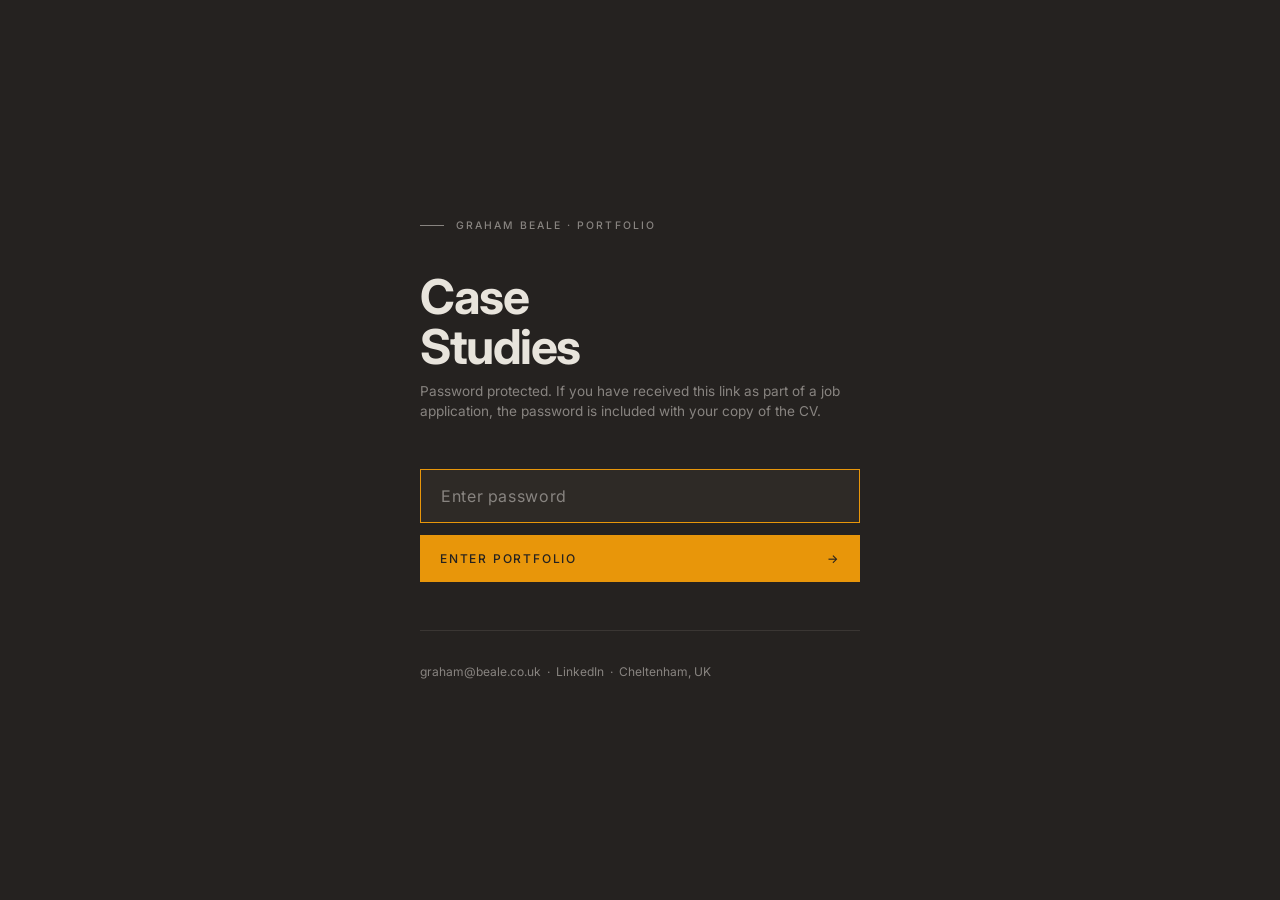
<file: portfolio/mimecast-elements.html>
<!DOCTYPE html>
<html lang="en">
<head>
<meta charset="UTF-8">
<meta name="viewport" content="width=device-width, initial-scale=1.0">
<title>Mimecast Elements — Graham Beale</title>
<link rel="preconnect" href="https://fonts.googleapis.com">
<link href="https://fonts.googleapis.com/css2?family=Inter:wght@400;500;700&display=swap" rel="stylesheet">
<style>
  :root {
    --ink: #E8E4DC;
    --cream: #E8E4DC;
    --warm-mid: #3A3633;
    --indigo: #2d3a7a;
    --indigo-light: #6272c8;
    --rule: #3A3633;
    --muted: #888480;
    --white: #ffffff;
  }
  *, *::before, *::after { box-sizing: border-box; margin: 0; padding: 0; }
  html { font-size: 18px; scroll-behavior: smooth; }
  body { background: #252220; color: var(--ink); font-family: 'Inter', sans-serif; font-weight: 400; line-height: 1.7; -webkit-font-smoothing: antialiased; }
  .masthead { background: #252220; padding: 2rem 0 0; }
  .masthead-inner { max-width: 860px; margin: 0 auto; padding: 0 2rem; }
  .back-link { display: inline-flex; align-items: center; gap: 0.5rem; color: var(--muted); text-decoration: none; font-size: 0.75rem; letter-spacing: 0.12em; text-transform: uppercase; font-weight: 500; transition: color 0.2s; margin-bottom: 3rem; }
  .back-link:hover { color: var(--indigo-light); }
  .back-link::before { content: '&#8592;'; font-size: 0.9rem; }
  .eyebrow { display: flex; align-items: center; gap: 1rem; margin-bottom: 1.5rem; }
  .tag { background: var(--indigo); color: var(--white); font-size: 0.65rem; font-weight: 500; letter-spacing: 0.15em; text-transform: uppercase; padding: 0.3rem 0.75rem; }
  .year { color: var(--muted); font-size: 0.75rem; letter-spacing: 0.1em; text-transform: uppercase; }
  .hero-title { font-family: 'Inter', sans-serif; font-size: clamp(2.4rem, 6vw, 4rem); font-weight: 700; line-height: 1.08; color: var(--cream); letter-spacing: -0.02em; margin-bottom: 0.5rem; animation: fadeUp 0.6s ease both; }
  .hero-title em { font-style: italic; color: var(--indigo-light); }
  .hero-subtitle { font-family: 'Inter', sans-serif; font-size: clamp(1rem, 2.5vw, 1.3rem); font-weight: 400; font-style: italic; color: var(--muted); margin-bottom: 3rem; animation: fadeUp 0.6s 0.1s ease both; }
  .meta-strip { border-top: 1px solid #3A3633; display: grid; grid-template-columns: repeat(3, 1fr); padding: 1.5rem 0; gap: 1rem; animation: fadeUp 0.6s 0.2s ease both; }
  .meta-item { display: flex; flex-direction: column; gap: 0.25rem; }
  .meta-label { font-size: 0.65rem; letter-spacing: 0.15em; text-transform: uppercase; color: var(--muted); font-weight: 500; }
  .meta-value { font-size: 0.9rem; color: var(--cream); font-weight: 400; }
  .stat-bar { background: var(--indigo); padding: 2rem 0; }
  .stat-bar-inner { max-width: 860px; margin: 0 auto; padding: 0 2rem; display: grid; grid-template-columns: repeat(4, 1fr); gap: 1rem; text-align: center; }
  .stat-item { display: flex; flex-direction: column; gap: 0.2rem; }
  .stat-number { font-family: 'Inter', sans-serif; font-size: clamp(1.8rem, 4vw, 2.6rem); font-weight: 700; color: var(--white); line-height: 1; }
  .stat-label { font-size: 0.65rem; letter-spacing: 0.1em; text-transform: uppercase; color: rgba(255,255,255,0.7); font-weight: 500; }
  .content { max-width: 860px; margin: 0 auto; padding: 4rem 2rem 6rem; }
  .section { margin-bottom: 4rem; display: grid; grid-template-columns: 200px 1fr; gap: 3rem; align-items: start; }
  .section-label { padding-top: 0.2rem; position: sticky; top: 2rem; }
  .section-number { font-family: 'Inter', sans-serif; font-size: 3rem; font-weight: 700; color: #4a4440; line-height: 1; display: block; }
  .section-title { font-size: 0.65rem; font-weight: 500; letter-spacing: 0.15em; text-transform: uppercase; color: var(--indigo); margin-top: 0.5rem; display: block; }
  .section-body h3 { font-family: 'Inter', sans-serif; font-size: 1.4rem; font-weight: 700; line-height: 1.3; color: #E8E4DC; margin-bottom: 1rem; margin-top: 2rem; }
  .section-body h3:first-child { margin-top: 0; }
  .section-body p { margin-bottom: 1.25rem; color: #C8C4BC; font-size: 1rem; }
  .section-body p:last-child { margin-bottom: 0; }
  .pull-quote { border-left: 3px solid var(--indigo); margin: 2rem 0; padding: 1rem 0 1rem 1.5rem; }
  .pull-quote p { font-family: 'Inter', sans-serif; font-size: 1.15rem; font-style: italic; font-weight: 400; color: #E8E4DC !important; line-height: 1.5; margin-bottom: 0.5rem !important; }
  .pull-quote cite { font-size: 0.75rem; letter-spacing: 0.08em; text-transform: uppercase; color: var(--muted); font-style: normal; font-weight: 500; }
  .before-after { display: grid; grid-template-columns: 1fr 1fr; gap: 1px; background: var(--rule); border: 1px solid var(--rule); margin: 2rem 0; }
  .before-col, .after-col { background: #2e2a26; padding: 1.5rem; }
  .before-col { background: #252220; }
  .col-label { font-size: 0.65rem; font-weight: 500; letter-spacing: 0.15em; text-transform: uppercase; margin-bottom: 1rem; display: block; }
  .before-col .col-label { color: var(--muted); }
  .after-col .col-label { color: var(--indigo); }
  .col-item { display: flex; align-items: flex-start; gap: 0.5rem; margin-bottom: 0.6rem; font-size: 0.85rem; color: #C8C4BC; line-height: 1.4; }
  .col-item::before { content: '-'; color: var(--muted); flex-shrink: 0; margin-top: 0.05rem; }
  .after-col .col-item::before { content: '+'; color: var(--indigo); font-weight: 500; }
  .adoption-grid { display: grid; grid-template-columns: repeat(2, 1fr); gap: 1px; background: var(--rule); border: 1px solid var(--rule); margin: 2rem 0; }
  .adoption-item { background: #2e2a26; padding: 1.25rem 1.5rem; }
  .adoption-product { font-size: 0.75rem; font-weight: 500; letter-spacing: 0.08em; text-transform: uppercase; color: var(--indigo); margin-bottom: 0.3rem; display: block; }
  .adoption-note { font-size: 0.85rem; color: var(--muted); line-height: 1.4; margin: 0 !important; }
  hr.section-rule { border: none; border-top: 1px solid var(--rule); margin: 4rem 0; }
  .outcome-block { background: #2e2a26; padding: 2.5rem; margin: 2rem 0; }
  .outcome-block p { color: var(--cream) !important; font-size: 1rem; }
  .outcome-label { font-size: 0.65rem; letter-spacing: 0.15em; text-transform: uppercase; color: var(--indigo-light); font-weight: 500; margin-bottom: 1rem; display: block; }
  .tooling-strip { display: flex; gap: 1px; background: var(--rule); border: 1px solid var(--rule); margin: 2rem 0; }
  .tool-item { background: #2e2a26; padding: 1rem 1.5rem; flex: 1; display: flex; flex-direction: column; gap: 0.2rem; }
  .tool-name { font-weight: 500; font-size: 0.9rem; color: #E8E4DC; }
  .tool-owner { font-size: 0.75rem; color: var(--muted); }
  .partners { display: flex; flex-wrap: wrap; gap: 0.5rem; margin-top: 1rem; }
  .partner-tag { background: #3A3633; color: #E8E4DC; font-size: 0.75rem; font-weight: 500; padding: 0.3rem 0.75rem; letter-spacing: 0.04em; }
  .case-footer { border-top: 1px solid var(--rule); padding-top: 3rem; display: flex; justify-content: space-between; align-items: center; flex-wrap: wrap; gap: 1rem; }
  .footer-note { font-size: 0.8rem; color: var(--muted); max-width: 480px; line-height: 1.5; }
  .footer-note strong { color: #E8E4DC; font-weight: 500; }
  .next-case { text-decoration: none; display: flex; flex-direction: column; align-items: flex-end; gap: 0.2rem; }
  .next-label { font-size: 0.65rem; letter-spacing: 0.15em; text-transform: uppercase; color: var(--muted); font-weight: 500; }
  .next-title { font-family: 'Inter', sans-serif; font-size: 1rem; font-weight: 700; color: #E8E4DC; transition: color 0.2s; }
  .next-case:hover .next-title { color: var(--indigo); }
  @keyframes fadeUp { from { opacity: 0; transform: translateY(20px); } to { opacity: 1; transform: translateY(0); } }
  @media (max-width: 640px) {
    .section { grid-template-columns: 1fr; gap: 1rem; }
    .section-label { position: static; display: flex; align-items: baseline; gap: 0.75rem; }
    .section-number { font-size: 1.8rem; }
    .meta-strip { grid-template-columns: 1fr 1fr; }
    .stat-bar-inner { grid-template-columns: 1fr 1fr; text-align: left; }
    .before-after { grid-template-columns: 1fr; }
    .adoption-grid { grid-template-columns: 1fr; }
    .tooling-strip { flex-direction: column; }
    .case-footer { flex-direction: column; align-items: flex-start; }
    .next-case { align-items: flex-start; }
  }
</style>
<script>
  if (sessionStorage.getItem("gb_portfolio_auth") !== "true") {
    window.location.href = "enter.html";
  }
</script>
</head>
<body>

<header class="masthead">
  <div class="masthead-inner">
    <a href="/" class="back-link">All case studies</a>
    <div class="eyebrow">
      <span class="tag">Design Systems · Engineering Partnership</span>
      <span class="year">Mimecast · 2022&#8211;2026+</span>
    </div>
    <h1 class="hero-title">Mimecast Elements:<br><em>one design language<br>across many platforms</em></h1>
    <p class="hero-subtitle">Building a shared design system across multiple product areas and technical platforms</p>
    <div class="meta-strip">
      <div class="meta-item">
        <span class="meta-label">Role</span>
        <span class="meta-value">User Experience Director</span>
      </div>
      <div class="meta-item">
        <span class="meta-label">Timeline</span>
        <span class="meta-value">Late 2022&#8211;2026+</span>
      </div>
      <div class="meta-item">
        <span class="meta-label">Scope</span>
        <span class="meta-value">Design system · Engineering alignment · Portfolio adoption</span>
      </div>
    </div>
  </div>
</header>

<div class="stat-bar">
  <div class="stat-bar-inner">
    <div class="stat-item">
      <span class="stat-number">4+</span>
      <span class="stat-label">Historic design system versions at outset</span>
    </div>
    <div class="stat-item">
      <span class="stat-number">1</span>
      <span class="stat-label">Unified design system adopted across the business</span>
    </div>
    <div class="stat-item">
      <span class="stat-number">4</span>
      <span class="stat-label">Products working towards or at full adoption</span>
    </div>
    <div class="stat-item">
      <span class="stat-number">&#8593;</span>
      <span class="stat-label">Significant positive UX shift in Clozd and Pendo</span>
    </div>
  </div>
</div>

<main class="content">

  <div class="section">
    <div class="section-label">
      <span class="section-number">01</span>
      <span class="section-title">The situation</span>
    </div>
    <div class="section-body">
      <p>Mimecast had grown through acquisition and rapid product expansion across multiple technical platforms. The result was four main historic versions of design systems, and within those, products and features that did not consistently adhere to any of them. Many projects that had started as features within products had grown into products in their own right, each with their own inherited UI history and engineering choices.</p>
      <p>The core problem was not simply that shared components did not exist. It was that multiple versions of the same components existed across different areas of the product suite, and nobody was certain which version was the right one to adopt. This was compounded by a genuine technical split: some teams built on Angular, others on React, and there was active debate across the organisation about which framework the business should align on. Teams had strong preferences, and those preferences were not easily reconciled.</p>
      <p>There had been attempts to address this before. Previous efforts to establish a new standard had been made under each of the four main design systems, and all had ultimately failed. The consistent reason was team fragmentation: isolated engineering teams, under delivery pressure, with no shared ownership model and no mechanism that made using a common standard easier than building something independently.</p>

      <div class="pull-quote">
        <p>The director of architecture put it clearly: he did not care which technical framework teams used, as long as products looked visually consistent for users and customers. Visual similarity was the goal. How engineering teams got there was their choice.</p>
      </div>

      <div class="before-after">
        <div class="before-col">
          <span class="col-label">The problem</span>
          <div class="col-item">Four main historic design system versions, plus many more variations</div>
          <div class="col-item">Multiple versions of the same components, no clear standard to adopt</div>
          <div class="col-item">Angular and React teams working in parallel, no agreed alignment</div>
          <div class="col-item">Previous attempts to standardise had all failed due to team fragmentation</div>
          <div class="col-item">UI maintenance burden sitting inside feature delivery teams</div>
          <div class="col-item">No scalable mechanism for rolling out accessibility standards</div>
        </div>
        <div class="after-col">
          <span class="col-label">The outcome</span>
          <div class="col-item">Mimecast Elements as the single adopted design system across the business</div>
          <div class="col-item">Clear governance model for new components and pattern requests</div>
          <div class="col-item">Visual consistency achieved regardless of underlying technical framework</div>
          <div class="col-item">Platform team as partners to feature teams, not a separate silo</div>
          <div class="col-item">UI maintenance and security updates centralised through the platform</div>
          <div class="col-item">Accessibility built into components by default, maintained by Andrew Doyle</div>
        </div>
      </div>
    </div>
  </div>

  <hr class="section-rule">

  <div class="section">
    <div class="section-label">
      <span class="section-number">02</span>
      <span class="section-title">The challenge</span>
    </div>
    <div class="section-body">
      <p>The platform team was tightly focused on centralised product features and measured on delivery. A proposal to take on ownership of a shared UI system was, from their perspective, additional work outside their remit. Making the case required reframing the proposition in terms that mattered to them: fewer one-off component requests, reduced duplication across feature teams, and a shared standard that engineering could actually maintain rather than inherit and abandon.</p>
      <p>This was not a quick conversation. Over many months Graham communicated the value of a common component library, making the case that the platform team could own it in partnership with the design team in a way that would speed up development and provide a common language for collaboration and accessibility standards. A US and UK workshop eventually brought the right people into the same room and secured agreement from the VP of Product for Platform.</p>
      <p>From that point the engineering team moved quickly, selecting Storybook as their tool of choice. The design team worked in Figma and used ZeroHeight to document and catalogue the design system. The pairing between Storybook and ZeroHeight was particularly important: keeping both in close alignment meant that what was documented matched what was built, and both designers and engineers had a reliable source of truth.</p>

      <div class="tooling-strip">
        <div class="tool-item">
          <span class="tool-name">Figma</span>
          <span class="tool-owner">Design: component design, iteration, and handoff</span>
        </div>
        <div class="tool-item">
          <span class="tool-name">Storybook</span>
          <span class="tool-owner">Engineering: component library and development environment</span>
        </div>
        <div class="tool-item">
          <span class="tool-name">ZeroHeight</span>
          <span class="tool-owner">Design system catalogue: documentation, patterns, and usage guidelines</span>
        </div>
      </div>
    </div>
  </div>

  <hr class="section-rule">

  <div class="section">
    <div class="section-label">
      <span class="section-number">03</span>
      <span class="section-title">How it worked</span>
    </div>
    <div class="section-body">
      <h3>Design leadership and governance</h3>
      <p>Jackie Simon led the design system work day to day as Design Lead for Mimecast Elements, with the full design team involved in reviewing, agreeing, and supporting changes. The principal burden of creating new UI patterns and components fell on designers, but components could equally be developed by a feature engineering team rather than the platform team, provided the platform team were involved in coordinating quality and consistency of the result.</p>
      <p>Cori Ameh held the Product Owner role for the system. It was Cori who prioritised the backlog of component requests, bug fixes, and accessibility updates, not the platform team. The platform engineering team worked those tickets as capacity allowed, typically finding time in gaps between scheduled delivery rather than maintaining a dedicated sprint. Juan Noguera and Zarina Osman contributed across the system's development as product designers.</p>

      <h3>Engineering partnership</h3>
      <p>Over time the platform engineering team became genuine partners to feature engineering teams, helping them integrate the design system into their workflow rather than simply providing a library for feature teams to use independently. This was a shift in relationship, not just in process. Cris Evans, as Senior Engineer, acted as an engineering consultant across both sides: advising wider engineering teams on how to use the platform library effectively, and working closely with designers to ensure the patterns being created were both scalable and reusable.</p>
      <p>On accessibility, Andrew Doyle worked closely with designers and engineers throughout to ensure reusable components met accessibility standards. He maintained reports on each component and reviewed them continuously, making the design system the primary vehicle for rolling out accessibility improvements across the portfolio.</p>

      <h3>Component governance in practice</h3>
      <p>Engineering teams pushed back on requests for new components unless there was clear evidence they were needed: for usability, for accessibility, or because of a bug. This was not obstruction. It was a discipline that kept the system from sprawling and ensured new additions had a genuine rationale behind them. When designers felt an existing component was not appropriate for a particular interaction, there was a defined process for requesting amendments or new variants. Product management support strengthened any such request considerably.</p>

      <div class="pull-quote">
        <p>The design system became the path of least resistance for feature teams. Adopting Elements transferred UI maintenance and security update responsibility to the platform team, freeing engineering capacity for product work.</p>
      </div>

      <h3>Adoption across the portfolio</h3>
      <p>Each product team determined its own adoption path, with the platform team working alongside them to support migration. The journey was not uniform, and several products were still working towards full adoption when Graham left.</p>

      <div class="adoption-grid">
        <div class="adoption-item">
          <span class="adoption-product">Email Collaboration Security</span>
          <p class="adoption-note">The first product to adopt Mimecast Elements. Well received by the sales team and Mimecast customers. Customer feedback via Clozd and Pendo showed a significant positive shift in UX perception. Field CTOs reported that customers noticed and valued the improvement.</p>
        </div>
        <div class="adoption-item">
          <span class="adoption-product">DMARC Analyzer</span>
          <p class="adoption-note">Built from the ground up with Mimecast Elements. The platform team consulted and coordinated closely on the pattern library as the product developed, making this one of the cleanest adoptions in the portfolio.</p>
        </div>
        <div class="adoption-item">
          <span class="adoption-product">Email Archive</span>
          <p class="adoption-note">Working towards full adoption. A longer-standing product with its own UI history, bringing it into alignment with Elements required careful migration rather than a clean-sheet build.</p>
        </div>
        <div class="adoption-item">
          <span class="adoption-product">Email End User Portal</span>
          <p class="adoption-note">Initially designed by a designer, then simplified by a product manager using the Mimecast Elements component documentation to create something straightforward enough to translate directly into engineering tickets. A clear example of how well-documented design systems make design accessible across functions.</p>
        </div>
      </div>
    </div>
  </div>

  <hr class="section-rule">

  <div class="section">
    <div class="section-label">
      <span class="section-number">04</span>
      <span class="section-title">What changed</span>
    </div>
    <div class="section-body">

      <div class="outcome-block">
        <span class="outcome-label">Programme outcomes</span>
        <p>Mimecast Elements became the singular design system for the business. Four products were working towards or at full adoption. Customer feedback through Clozd and Pendo demonstrated a significant positive shift in how users experienced the products that had adopted it, most clearly in Email Collaboration Security. Field CTOs speaking with customers reported consistent positive feedback about the improvements in user experience.</p>
        <p style="margin-top:1rem;">The Email End User Portal showed something important about what good documentation makes possible: a product manager was able to use the component catalogue to simplify an existing design and produce something directly translatable into engineering tickets, without the designer having to remain in the loop at every step. The design system had become a communication tool as well as a technical one.</p>
      </div>

      <h3>The multiplier effect</h3>
      <p>The connection between Elements and the accessibility programme was not incidental. Building accessibility into the design system's foundations meant that every product working towards adoption inherited accessible components as a starting point. Services that had not been updated for years found a practical path to accessible UI through Elements, as adoption of the system brought them into alignment with current standards as part of the development work they were already doing.</p>
      <p>As engineers began using Cursor to generate code as part of the guild's AI adoption work, the design system's standards shaped the output of that generation. The system was not just a component library. It had become the shared language through which design, engineering, product, and accessibility spoke to each other.</p>

      <p style="margin-top:1.5rem; font-size:0.8rem; color:var(--muted);">Core team:</p>
      <div class="partners">
        <span class="partner-tag">Jackie Simon — Design Lead</span>
        <span class="partner-tag">Cori Ameh — Product Owner</span>
        <span class="partner-tag">Matt Greeny — Product Platform</span>
        <span class="partner-tag">Sonya Aronin — Engineering</span>
        <span class="partner-tag">Cris Evans — Senior Engineer</span>
        <span class="partner-tag">Andrew Doyle — Accessibility</span>
        <span class="partner-tag">Juan Noguera — Product Design</span>
        <span class="partner-tag">Zarina Osman — Product Design</span>
      </div>
    </div>
  </div>

  <div class="case-footer">
    <p class="footer-note">
      <strong>Mimecast Elements</strong> was built in partnership with the Mimecast platform engineering team, 2022&#8211;2026+. Customer feedback outcomes drawn from <strong>Clozd</strong> and <strong>Pendo Feedback</strong> data. Field CTO feedback gathered through customer conversations.
    </p>
    <a href="mimecast-ai-guild.html" class="next-case">
      <span class="next-label">Next case study</span>
      <span class="next-title">Mimecast AI Guild &#8594;</span>
    </a>
  </div>

</main>
</body>
</html>
</file>
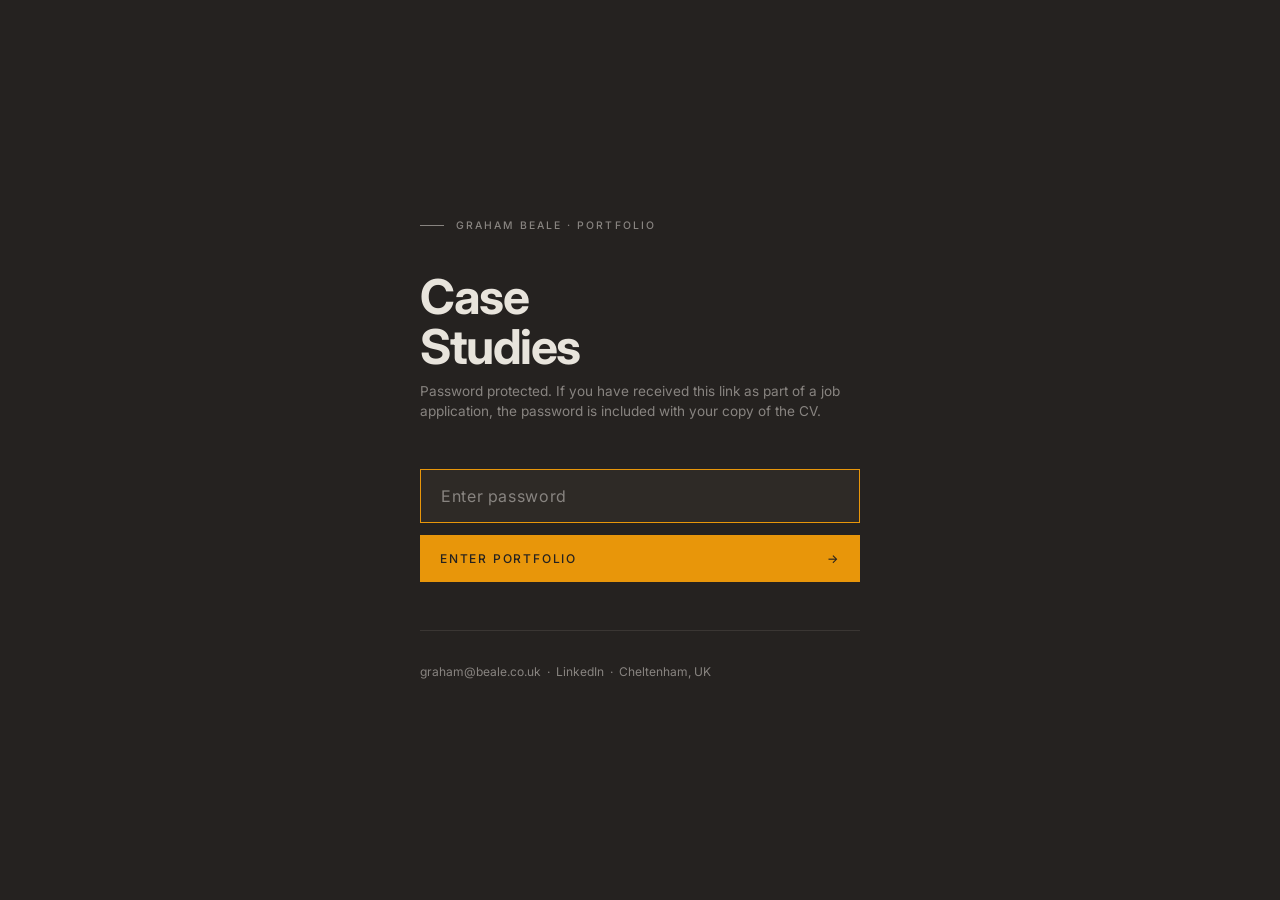
<file: portfolio/yell-project-alpha.html>
<!DOCTYPE html>
<html lang="en">
<head>
<meta charset="UTF-8">
<meta name="viewport" content="width=device-width, initial-scale=1.0">
<title>Project Alpha, Graham Beale</title>
<link rel="preconnect" href="https://fonts.googleapis.com">
<link href="https://fonts.googleapis.com/css2?family=Inter:wght@400;500;700&display=swap" rel="stylesheet">
<style>
  :root {
    --ink: #E8E4DC;
    --cream: #E8E4DC;
    --warm-mid: #3A3633;
    --amber: #E8960A;
    --amber-light: #F0A828;
    --rule: #3A3633;
    --muted: #888480;
    --white: #ffffff;
  }

  *, *::before, *::after { box-sizing: border-box; margin: 0; padding: 0; }

  html { font-size: 18px; scroll-behavior: smooth; }

  body {
    background: #252220;
    color: var(--ink);
    font-family: 'Inter', sans-serif;
    font-weight: 400;
    line-height: 1.7;
    -webkit-font-smoothing: antialiased;
  }

  /* ── MASTHEAD ── */
  .masthead {
    background: #252220;
    padding: 2rem 0 0;
  }

  .masthead-inner {
    max-width: 860px;
    margin: 0 auto;
    padding: 0 2rem;
  }

  .back-link {
    display: inline-flex;
    align-items: center;
    gap: 0.5rem;
    color: var(--muted);
    text-decoration: none;
    font-size: 0.75rem;
    letter-spacing: 0.12em;
    text-transform: uppercase;
    font-weight: 500;
    transition: color 0.2s;
    margin-bottom: 3rem;
  }
  .back-link:hover { color: var(--amber-light); }
  .back-link::before { content: '←'; font-size: 0.9rem; }

  .eyebrow {
    display: flex;
    align-items: center;
    gap: 1rem;
    margin-bottom: 1.5rem;
  }

  .tag {
    background: var(--amber);
    color: var(--white);
    font-size: 0.65rem;
    font-weight: 500;
    letter-spacing: 0.15em;
    text-transform: uppercase;
    padding: 0.3rem 0.75rem;
  }

  .year {
    color: var(--muted);
    font-size: 0.75rem;
    letter-spacing: 0.1em;
    text-transform: uppercase;
  }

  .hero-title {
    font-family: 'Inter', sans-serif;
    font-size: clamp(2.4rem, 6vw, 4rem);
    font-weight: 700;
    line-height: 1.08;
    color: var(--cream);
    letter-spacing: -0.02em;
    margin-bottom: 0.5rem;
  }

  .hero-title em {
    font-style: italic;
    color: var(--amber-light);
  }

  .hero-subtitle {
    font-family: 'Inter', sans-serif;
    font-size: clamp(1rem, 2.5vw, 1.3rem);
    font-weight: 400;
    font-style: italic;
    color: var(--muted);
    margin-bottom: 3rem;
  }

  .meta-strip {
    border-top: 1px solid #3A3633;
    display: grid;
    grid-template-columns: repeat(3, 1fr);
    padding: 1.5rem 0;
    gap: 1rem;
  }

  .meta-item {
    display: flex;
    flex-direction: column;
    gap: 0.25rem;
  }

  .meta-label {
    font-size: 0.65rem;
    letter-spacing: 0.15em;
    text-transform: uppercase;
    color: var(--muted);
    font-weight: 500;
  }

  .meta-value {
    font-size: 0.9rem;
    color: var(--cream);
    font-weight: 400;
  }

  /* ── STAT BAR ── */
  .stat-bar {
    background: var(--amber);
    padding: 2rem 0;
  }

  .stat-bar-inner {
    max-width: 860px;
    margin: 0 auto;
    padding: 0 2rem;
    display: grid;
    grid-template-columns: repeat(3, 1fr);
    gap: 1rem;
    text-align: center;
  }

  .stat-item { display: flex; flex-direction: column; gap: 0.2rem; }

  .stat-number {
    font-family: 'Inter', sans-serif;
    font-size: clamp(2rem, 5vw, 3rem);
    font-weight: 700;
    color: var(--white);
    line-height: 1;
  }

  .stat-label {
    font-size: 0.7rem;
    letter-spacing: 0.1em;
    text-transform: uppercase;
    color: rgba(255,255,255,0.75);
    font-weight: 500;
  }

  /* ── MAIN CONTENT ── */
  .content {
    max-width: 860px;
    margin: 0 auto;
    padding: 4rem 2rem 6rem;
  }

  /* ── SECTION STRUCTURE ── */
  .section {
    margin-bottom: 4rem;
    display: grid;
    grid-template-columns: 200px 1fr;
    gap: 3rem;
    align-items: start;
  }

  .section-label {
    padding-top: 0.2rem;
    position: sticky;
    top: 2rem;
  }

  .section-number {
    font-family: 'Inter', sans-serif;
    font-size: 3rem;
    font-weight: 700;
    color: #4a4440;
    line-height: 1;
    display: block;
  }

  .section-title {
    font-size: 0.65rem;
    font-weight: 500;
    letter-spacing: 0.15em;
    text-transform: uppercase;
    color: var(--amber);
    margin-top: 0.5rem;
    display: block;
  }

  .section-body {}

  .section-body h3 {
    font-family: 'Inter', sans-serif;
    font-size: 1.4rem;
    font-weight: 700;
    line-height: 1.3;
    color: #E8E4DC;
    margin-bottom: 1rem;
    margin-top: 2rem;
  }

  .section-body h3:first-child { margin-top: 0; }

  .section-body p {
    margin-bottom: 1.25rem;
    color: #C8C4BC;
    font-size: 1rem;
  }

  .section-body p:last-child { margin-bottom: 0; }

  /* ── PULL QUOTE ── */
  .pull-quote {
    border-left: 3px solid var(--amber);
    margin: 2rem 0;
    padding: 1rem 0 1rem 1.5rem;
  }

  .pull-quote p {
    font-family: 'Inter', sans-serif;
    font-size: 1.15rem;
    font-style: italic;
    font-weight: 400;
    color: #E8E4DC !important;
    line-height: 1.5;
    margin-bottom: 0.5rem !important;
  }

  .pull-quote cite {
    font-size: 0.75rem;
    letter-spacing: 0.08em;
    text-transform: uppercase;
    color: var(--muted);
    font-style: normal;
    font-weight: 500;
  }

  /* ── EVIDENCE GRID ── */
  .evidence-grid {
    display: grid;
    grid-template-columns: repeat(3, 1fr);
    gap: 1px;
    background: var(--rule);
    border: 1px solid var(--rule);
    margin: 2rem 0;
  }

  .evidence-item {
    background: #2e2a26;
    padding: 1.5rem;
  }

  .evidence-icon {
    font-size: 1.5rem;
    margin-bottom: 0.75rem;
    display: block;
  }

  .evidence-title {
    font-size: 0.7rem;
    font-weight: 500;
    letter-spacing: 0.12em;
    text-transform: uppercase;
    color: var(--amber);
    margin-bottom: 0.5rem;
    display: block;
  }

  .evidence-desc {
    font-size: 0.85rem;
    color: var(--muted);
    line-height: 1.5;
    margin: 0 !important;
  }

  /* ── RULE ── */
  hr.section-rule {
    border: none;
    border-top: 1px solid var(--rule);
    margin: 4rem 0;
  }

  /* ── OUTCOME BLOCK ── */
  .outcome-block {
    background: #2e2a26;
    padding: 2.5rem;
    margin: 2rem 0;
  }

  .outcome-block p {
    color: var(--cream) !important;
    font-size: 1rem;
  }

  .outcome-block .outcome-label {
    font-size: 0.65rem;
    letter-spacing: 0.15em;
    text-transform: uppercase;
    color: var(--amber-light);
    font-weight: 500;
    margin-bottom: 1rem;
    display: block;
  }

  /* ── PARTNERS ── */
  .partners {
    display: flex;
    flex-wrap: wrap;
    gap: 0.5rem;
    margin-top: 1rem;
  }

  .partner-tag {
    background: #3A3633;
    color: #E8E4DC;
    font-size: 0.75rem;
    font-weight: 500;
    padding: 0.3rem 0.75rem;
    letter-spacing: 0.04em;
  }

  /* ── FOOTER ── */
  .case-footer {
    border-top: 1px solid var(--rule);
    padding-top: 3rem;
    display: flex;
    justify-content: space-between;
    align-items: center;
    flex-wrap: wrap;
    gap: 1rem;
  }

  .footer-corroboration {
    font-size: 0.8rem;
    color: var(--muted);
    max-width: 480px;
    line-height: 1.5;
  }

  .footer-corroboration strong {
    color: #E8E4DC;
    font-weight: 500;
  }

  .next-case {
    text-decoration: none;
    display: flex;
    flex-direction: column;
    align-items: flex-end;
    gap: 0.2rem;
  }

  .next-label {
    font-size: 0.65rem;
    letter-spacing: 0.15em;
    text-transform: uppercase;
    color: var(--muted);
    font-weight: 500;
  }

  .next-title {
    font-family: 'Inter', sans-serif;
    font-size: 1rem;
    font-weight: 700;
    color: #E8E4DC;
    transition: color 0.2s;
  }

  .next-case:hover .next-title { color: var(--amber); }

  /* ── ANIMATIONS ── */
  @keyframes fadeUp {
    from { opacity: 0; transform: translateY(20px); }
    to { opacity: 1; transform: translateY(0); }
  }

  .hero-title { animation: fadeUp 0.6s ease both; }
  .hero-subtitle { animation: fadeUp 0.6s 0.1s ease both; }
  .meta-strip { animation: fadeUp 0.6s 0.2s ease both; }

  /* ── RESPONSIVE ── */
  @media (max-width: 640px) {
    .section {
      grid-template-columns: 1fr;
      gap: 1rem;
    }
    .section-label {
      position: static;
      display: flex;
      align-items: baseline;
      gap: 0.75rem;
    }
    .section-number { font-size: 1.8rem; }
    .meta-strip { grid-template-columns: 1fr 1fr; }
    .stat-bar-inner { grid-template-columns: 1fr; text-align: left; }
    .evidence-grid { grid-template-columns: 1fr; }
    .case-footer { flex-direction: column; align-items: flex-start; }
    .next-case { align-items: flex-start; }
  }
</style>
<script>
  if (sessionStorage.getItem("gb_portfolio_auth") !== "true") {
    window.location.href = "enter.html";
  }
</script>
</head>
<body>

<!-- MASTHEAD -->
<header class="masthead">
  <div class="masthead-inner">
    <a href="/" class="back-link">All case studies</a>

    <div class="eyebrow">
      <span class="tag">Research &amp; Strategy</span>
      <span class="year">Yell · 2017</span>
    </div>

    <h1 class="hero-title">Project Alpha:<br><em>Rebuilding Yell's<br>consumer proposition</em></h1>
    <p class="hero-subtitle">From directory to marketplace, a research-led strategic pivot</p>

    <div class="meta-strip">
      <div class="meta-item">
        <span class="meta-label">Role</span>
        <span class="meta-value">Head of UX Design</span>
      </div>
      <div class="meta-item">
        <span class="meta-label">Timeline</span>
        <span class="meta-value">6 weeks research, CEO decision</span>
      </div>
      <div class="meta-item">
        <span class="meta-label">Scope</span>
        <span class="meta-value">Research · Strategy · Prototype validation</span>
      </div>
    </div>
  </div>
</header>

<!-- STAT BAR -->
<div class="stat-bar">
  <div class="stat-bar-inner">
    <div class="stat-item">
      <span class="stat-number">−1</span>
      <span class="stat-label">Consumer NPS at outset</span>
    </div>
    <div class="stat-item">
      <span class="stat-number">47</span>
      <span class="stat-label">Touchpoint NPS at launch</span>
    </div>
    <div class="stat-item">
      <span class="stat-number">£200</span>
      <span class="stat-label">Avg job value generated</span>
    </div>
  </div>
</div>

<!-- MAIN CONTENT -->
<main class="content">

  <!-- SECTION 1: SITUATION -->
  <div class="section">
    <div class="section-label">
      <span class="section-number">01</span>
      <span class="section-title">The situation</span>
    </div>
    <div class="section-body">
      <p>Yell was losing ground on multiple fronts simultaneously. Consumer NPS on the core search product sat at -1, monitored continuously via Mouseflow. Call volumes were down 39% year on year. Click-throughs to business listings had fallen 26%. Google's algorithm changes were degrading organic search traffic that accounted for over 90% of useful yell.com usage.</p>
      <p>At the same time, focused vertical competitors, Rated People, Checkatrade, MyBuilder, were taking direct aim at Yell's heartland trades categories, all running higher direct traffic rates than Yell itself. The business had responded by doubling down on its existing advertising model. That model was running out of road.</p>

      <div class="pull-quote">
        <p>"We must develop an entirely new consumer value proposition."</p>
        <cite>Internal strategic assessment, Yell 2017</cite>
      </div>
    </div>
  </div>

  <hr class="section-rule">

  <!-- SECTION 2: THE DECISION -->
  <div class="section">
    <div class="section-label">
      <span class="section-number">02</span>
      <span class="section-title">The decision</span>
    </div>
    <div class="section-body">
      <p>The CTO had grown frustrated with the organisation's difficulty seeing beyond its current business model. After a conversation with him, Graham initiated a research and validation programme to determine whether a fundamentally different consumer proposition was viable. The question was not how to improve the existing product. It was whether a new one was needed entirely.</p>
      <p>The proposed direction, a two-sided marketplace built on trust signals, rich messaging, and co-created quoting, sat well outside business as usual. It did not immediately resonate internally, and there was no early commitment. The advertising model was the organisation's revenue engine, and a marketplace proposition that bypassed it was not an easy sell.</p>
      <p>The research would need to be rigorous enough to take a contrary recommendation to the CEO, CTO, and CPO and make it stick.</p>
    </div>
  </div>

  <hr class="section-rule">

  <!-- SECTION 3: THE APPROACH -->
  <div class="section">
    <div class="section-label">
      <span class="section-number">03</span>
      <span class="section-title">The approach</span>
    </div>
    <div class="section-body">
      <p>Graham sourced, hired, and briefed Nomensa as the research partner for the programme, working closely with Hannah Tempest as lead consultant. Together they ran a six-week programme combining three evidence streams.</p>

      <div class="evidence-grid">
        <div class="evidence-item">
          <span class="evidence-icon">🗺</span>
          <span class="evidence-title">Competitive analysis</span>
          <p class="evidence-desc">12 trade-focused vertical players mapped across proposition, traffic patterns, and user behaviour.</p>
        </div>
        <div class="evidence-item">
          <span class="evidence-icon">📊</span>
          <span class="evidence-title">NPS survey</span>
          <p class="evidence-desc">May 2017 NPS survey data revealing user demographics, intent patterns, and satisfaction drivers.</p>
        </div>
        <div class="evidence-item">
          <span class="evidence-icon">📱</span>
          <span class="evidence-title">Prototype testing</span>
          <p class="evidence-desc">12 participants across two user groups, consumers and tradespeople, tested against interactive Proto.io prototypes.</p>
        </div>
      </div>

      <h3>What the evidence showed</h3>
      <p>The competitive analysis confirmed that Rated People, Checkatrade, and MyBuilder were drawing direct traffic at rates Yell could not match. The existing search-and-list model had no structural advantage against them.</p>
      <p>The NPS data revealed something more telling: 50% of consumers visiting yell.com already had someone in mind. They were not searching, they were looking up. The platform was not creating new relationships between consumers and tradespeople. It was facilitating lookups it could not own.</p>
      <p>Prototype testing explored five themes: trust signals, chat-based co-creation of quotes, location and availability, filler jobs for tradespeople, and local recommendation networks. Both groups responded strongly to trust and messaging features. The co-created quote was the clearest moment of shared value, the point at which both sides got what they needed.</p>

      <div class="pull-quote">
        <p>"Saves you a lot of time versus Google, all that research, waiting for people to get back to you."</p>
        <cite>Research participant, consumer group</cite>
      </div>

      <p>Sam Harman, Head of Engineering, was a close partner throughout. His involvement ensured the concept was grounded in what could actually be built, and he later identified Sendbird as the messaging infrastructure the platform would use. Nick Butt and David Hughes also supported the initiative as it moved toward a build decision.</p>

      <p style="margin-top:1.5rem; font-size:0.8rem; color:var(--muted);">Partners and collaborators:</p>
      <div class="partners">
        <span class="partner-tag">Hannah Tempest, Nomensa</span>
        <span class="partner-tag">Sam Harman, Engineering</span>
        <span class="partner-tag">Nick Butt, Product</span>
        <span class="partner-tag">David Hughes, Product</span>
        <span class="partner-tag">Keith Merriman, Product Owner</span>
      </div>
    </div>
  </div>

  <hr class="section-rule">

  <!-- SECTION 4: THE RECOMMENDATION -->
  <div class="section">
    <div class="section-label">
      <span class="section-number">04</span>
      <span class="section-title">The recommendation</span>
    </div>
    <div class="section-body">
      <p>Graham presented the findings to the CEO, CTO, and CPO as a formal decision with three options: pursue Project Alpha, integrate elements into the existing product, or stop. The recommendation was to pursue. The business approved it.</p>
      <p>The approval did not come quickly. The idea had taken time to gain traction in an organisation where this direction had not been the plan. The evidence made it harder to argue for the status quo, but it still required a decision to move against the grain of an existing, profitable model.</p>
    </div>
  </div>

  <hr class="section-rule">

  <!-- SECTION 5: WHAT HAPPENED -->
  <div class="section">
    <div class="section-label">
      <span class="section-number">05</span>
      <span class="section-title">What happened</span>
    </div>
    <div class="section-body">
      <p>Graham left Yell before the build began. At least six months after his departure the engineering programme got underway, led by Sam Harman's team with Keith Merriman as Product Owner.</p>

      <div class="outcome-block">
        <span class="outcome-label">Platform outcomes</span>
        <p>The platform went from beta to scale in nine months, built on Sendbird as the messaging layer. It generated thousands of consumer leads at an average job value of £200. Touchpoint NPS reached 47.</p>
        <p style="margin-top:1rem;">A platform designed from the ground up to create relationships, not lookups, delivered the satisfaction score the original product never could.</p>
      </div>

      <p style="font-size:0.85rem; color:var(--muted); margin-top:1.5rem;">Outcome metrics corroborated by Keith Merriman, Product Owner on the delivery programme.</p>
    </div>
  </div>

  <!-- FOOTER -->
  <div class="case-footer">
    <p class="footer-corroboration">
      <strong>Project Alpha</strong> was a formal strategic initiative presented to Yell's CEO, CTO, and CPO in July 2017. Outcomes corroborated by <strong>Keith Merriman</strong>, Product Owner, and <strong>Sam Harman</strong>, Head of Engineering.
    </p>
    <a href="#" class="next-case">
      <span class="next-label">Next case study</span>
      <span class="next-title">Mimecast Elements →</span>
    </a>
  </div>

</main>

</body>
</html>
</file>
<file: styles.css>
/* ─── Variables ──────────────────────────────────────────────────────────── */

:root {
  --bg:       #252220;
  --text:     #E8E4DC;
  --muted:    #A19C96;
  --accent:   #E8960A;
  --border:   #3A3633;
  --max-w:    900px;
  --pad-x:    clamp(1.5rem, 6vmin, 5rem);
  --section-gap: clamp(4rem, 8vw, 7rem);
}

/* ─── Reset ──────────────────────────────────────────────────────────────── */

*, *::before, *::after {
  box-sizing: border-box;
  margin: 0;
  padding: 0;
}

/* ─── Base ───────────────────────────────────────────────────────────────── */

html {
  font-size: 100%;
  scroll-behavior: smooth;
  -webkit-text-size-adjust: 100%;
}

body {
  font-family: 'Inter', 'Helvetica Neue', Arial, sans-serif;
  font-size: 1rem;
  line-height: 1.6;
  color: var(--text);
  background-color: var(--bg);
}

/* ─── Container ──────────────────────────────────────────────────────────── */

.container {
  max-width: var(--max-w);
  margin: 0 auto;
  padding: 0 var(--pad-x);
}

/* ─── Navigation ─────────────────────────────────────────────────────────── */

#nav {
  position: fixed;
  top: 0;
  left: 0;
  right: 0;
  z-index: 100;
  background-color: var(--bg);
  padding: 1.125rem var(--pad-x);
  display: flex;
  align-items: center;
  justify-content: space-between;
  gap: 2rem;
}

#nav.scrolled {
  border-bottom: 1px solid var(--border);
}

.nav-name {
  font-weight: 700;
  font-size: 0.9375rem;
  color: var(--text);
  text-decoration: none;
  letter-spacing: -0.01em;
  flex-shrink: 0;
  transition: opacity 0.15s ease;
}

.nav-name:hover {
  color: var(--accent);
}

.nav-name.swapping {
  opacity: 0;
}

.nav-links {
  list-style: none;
  display: flex;
  gap: 1.75rem;
}

.nav-links a {
  font-size: 0.8125rem;
  font-weight: 500;
  color: var(--muted);
  text-decoration: none;
  letter-spacing: 0.07em;
  text-transform: uppercase;
  display: inline-flex;
  align-items: center;
  min-height: 44px;
}

.nav-links a:hover,
.nav-links a.active {
  color: var(--text);
}

.nav-links a:focus-visible {
  outline: 2px solid var(--text);
  outline-offset: 4px;
}

/* ─── Sections ───────────────────────────────────────────────────────────── */

section {
  padding: var(--section-gap) 0;
}

.section-header {
  margin-bottom: clamp(2rem, 4vw, 3.5rem);
}

.section-label {
  display: block;
  font-size: 0.8125rem;
  font-weight: 700;
  letter-spacing: 0.12em;
  text-transform: uppercase;
  color: var(--muted);
  margin-bottom: 0.5rem;
}

h2 {
  font-size: clamp(2rem, 5vw, 3.25rem);
  font-weight: 700;
  line-height: 1;
  letter-spacing: -0.025em;
  margin-bottom: 1rem;
}

.section-rule {
  border: none;
  border-top: 2px solid var(--accent);
  width: 2.5rem;
  margin: 0;
}

/* ─── Buttons ────────────────────────────────────────────────────────────── */

.btn {
  display: inline-flex;
  align-items: center;
  gap: 0.375rem;
  background-color: var(--accent);
  color: #252220;
  font-weight: 700;
  font-size: 0.875rem;
  letter-spacing: 0.01em;
  text-decoration: none;
  padding: 0.625rem 1.25rem;
  min-height: 44px;
  min-width: 44px;
  transition: background-color 0.15s ease;
}

.btn:hover {
  background-color: #F0A828;
  color: #252220;
  text-decoration: none;
}

.btn:focus-visible {
  outline: 2px solid var(--text);
  outline-offset: 3px;
}

.btn.btn-secondary {
  background-color: transparent;
  color: var(--accent);
  box-shadow: none;
  padding-left: 0;
  padding-right: 0;
}

.btn.btn-secondary:hover {
  background-color: transparent;
  color: #F0A828;
  box-shadow: none;
}

.btn.btn-secondary:focus-visible {
  outline: 2px solid var(--text);
  outline-offset: 3px;
}

/* ─── Hero ───────────────────────────────────────────────────────────────── */

#hero {
  padding-top: 6rem;
  padding-bottom: 3rem;
  min-height: 100svh;
  display: flex;
  align-items: center;
}

.hero-photo {
  margin-bottom: 1.5rem;
}

.hero-photo img {
  display: block;
  width: 120px;
  height: 120px;
  object-fit: cover;
  object-position: center top;
  filter: grayscale(100%);
  background-color: var(--border);
}

#hero h1 {
  font-size: clamp(3.75rem, 11vw, 7.5rem);
  font-weight: 700;
  line-height: 0.92;
  letter-spacing: -0.03em;
  margin-bottom: 1.5rem;
}

.hero-positioning {
  font-size: clamp(1.25rem, 2.2vw, 1.5rem);
  font-weight: 500;
  color: var(--text);
  line-height: 1.3;
  letter-spacing: -0.01em;
  max-width: 44ch;
  margin-bottom: 0.625rem;
}

.hero-sub {
  font-size: 1rem;
  color: var(--muted);
  line-height: 1.5;
  max-width: 52ch;
  margin-bottom: 1.5rem;
}

.hero-fit {
  font-size: 1rem;
  color: var(--text);
  line-height: 1.5;
  border-left: 2px solid var(--accent);
  padding-left: 0.875rem;
  margin-bottom: 1.75rem;
}

/* Scoped semantic exception to the four-colour palette: negative/positive
   NPS values only. Both pass WCAG AA (>4.5:1) against --bg. Do not reuse
   these two colours elsewhere without revisiting this decision. */
.stat-negative,
.stat-positive {
  font-weight: 700;
}

.stat-negative { color: #F87171; }
.stat-positive { color: #4ADE80; }

.hero-proof {
  list-style: none;
  display: grid;
  grid-template-columns: repeat(4, 1fr);
  gap: 1.5rem 2rem;
  padding-top: 1.5rem;
  border-top: 1px solid var(--border);
  margin-bottom: 1.75rem;
  font-size: 0.875rem;
  line-height: 1.45;
  color: var(--muted);
}

.hero-stat {
  display: block;
  font-size: 1.25rem;
  font-weight: 700;
  line-height: 1.2;
  letter-spacing: -0.01em;
  color: var(--text);
  margin-bottom: 0.5rem;
}

.hero-links {
  display: flex;
  flex-wrap: wrap;
  gap: 0.75rem;
  list-style: none;
}

.hero-links .btn:first-child {
  margin-right: 1.5rem;
}

/* ─── About ──────────────────────────────────────────────────────────────── */

#about {
  border-top: 1px solid var(--border);
}

.about-grid {
  display: grid;
  grid-template-columns: 1fr 240px;
  gap: clamp(2rem, 5vw, 4rem);
  align-items: start;
}

.about-body p {
  font-size: 1.0625rem;
  line-height: 1.72;
  max-width: 58ch;
}

.about-body p + p {
  margin-top: 1.25rem;
}

.about-aside {
  display: flex;
  flex-direction: column;
  gap: 1.75rem;
}

.aside-block h3 {
  font-size: 0.8125rem;
  font-weight: 700;
  letter-spacing: 0.1em;
  text-transform: uppercase;
  color: var(--muted);
  margin-bottom: 0.375rem;
}

.aside-block p {
  font-size: 0.9375rem;
  line-height: 1.55;
}

.aside-block p + p {
  margin-top: 0.5rem;
}

/* ─── Experience ─────────────────────────────────────────────────────────── */

#experience {
  border-top: 1px solid var(--border);
}

.employer-strip {
  display: flex;
  flex-wrap: wrap;
  align-items: center;
  gap: clamp(1.5rem, 4vw, 2.5rem);
  margin-bottom: clamp(2rem, 4vw, 3rem);
}

.timeline {
  --node-gap: 1.75rem;   /* space from line centre to content */
  list-style: none;
  display: flex;
  flex-direction: column;
  gap: 0;
  position: relative;
  padding-left: var(--node-gap);
}

/* Vertical line: pinned to left:0 of the timeline, centred with translateX(-50%) */
.timeline::before {
  content: '';
  position: absolute;
  left: 0;
  top: 0;
  bottom: 0;
  width: 2px;
  transform: translateX(-50%);
  background-color: var(--border);
}

.timeline-item {
  padding: 2rem 0 2rem 1rem;
  position: relative;
}

/* Node shares the same axis as the line (left:0 on the timeline = left:-node-gap on the item) */
.timeline-item::before {
  content: '';
  position: absolute;
  left: calc(-1 * var(--node-gap));
  top: 2.35rem;
  width: 10px;
  height: 10px;
  border-radius: 50%;
  background-color: var(--muted);
  transform: translateX(-50%);
}

.timeline-item:first-child {
  padding-top: 0;
}

.timeline-item:first-child::before {
  top: 0.2rem;
}

.timeline-header {
  display: flex;
  justify-content: space-between;
  align-items: baseline;
  gap: 1rem;
  flex-wrap: wrap;
  margin-bottom: 0.3rem;
}

.timeline-role {
  font-weight: 700;
  font-size: 1rem;
  line-height: 1.3;
}

.timeline-dates {
  font-size: 0.8125rem;
  color: var(--muted);
  white-space: nowrap;
  flex-shrink: 0;
}

.timeline-company {
  font-size: 0.875rem;
  color: var(--muted);
  margin-top: 0.5rem;
  margin-bottom: 0.875rem;
  display: flex;
  align-items: center;
  gap: 0.5rem;
}

.timeline-company a,
.timeline-desc a {
  color: var(--text);
  text-underline-offset: 4px;
  text-decoration-thickness: 1px;
}

.timeline-company a:hover,
.timeline-desc a:hover {
  color: var(--accent);
  text-decoration-thickness: 2px;
}

.timeline-company a:focus-visible,
.timeline-desc a:focus-visible {
  outline: 2px solid var(--text);
  outline-offset: 4px;
}

.company-logo {
  height: 16px;
  width: auto;
  flex-shrink: 0;
  display: block;
}

.company-logo--tall {
  height: 20px;
}

.company-logo--large {
  height: 22px;
}

.company-logo--xl {
  height: 26px;
}

.timeline-desc {
  font-size: 0.9375rem;
  line-height: 1.68;
  max-width: 62ch;
}

/* ─── Education ──────────────────────────────────────────────────────────── */

#education {
  border-top: 1px solid var(--border);
}

.edu-list {
  display: flex;
  flex-direction: column;
  gap: 1.5rem;
  max-width: 62ch;
}

.edu-inst {
  font-size: 0.8125rem;
  font-weight: 700;
  letter-spacing: 0.1em;
  text-transform: uppercase;
  color: var(--muted);
  margin-bottom: 0.25rem;
}

.edu-qual {
  font-size: 0.9375rem;
  line-height: 1.55;
}

/* ─── Testimonials ───────────────────────────────────────────────────────── */

#testimonials {
  border-top: 1px solid var(--border);
}

.testimonial-list {
  display: flex;
  flex-direction: column;
  gap: clamp(2rem, 4vw, 2.5rem);
}

.testimonial {
  max-width: 62ch;
  border-left: 2px solid var(--accent);
  padding-left: 1.25rem;
}

.testimonial p {
  font-size: 1.0625rem;
  line-height: 1.65;
  margin-bottom: 0.75rem;
}

.testimonial-attribution {
  font-size: 0.8125rem;
  color: var(--muted);
}

.testimonial-context {
  display: block;
  margin-top: 0.125rem;
}

/* ─── Case Studies ───────────────────────────────────────────────────────── */

#case-studies {
  border-top: 1px solid var(--border);
}

.case-studies-placeholder {
  display: flex;
  flex-direction: column;
  gap: 1.25rem;
  padding: 2.5rem 0;
  border-top: 1px solid var(--border);
  border-bottom: 1px solid var(--border);
}

.case-studies-placeholder p {
  font-size: 1.0625rem;
  color: var(--muted);
  max-width: 52ch;
  line-height: 1.65;
}

.case-studies-placeholder a:not(.btn) {
  color: var(--text);
  text-underline-offset: 4px;
  text-decoration-thickness: 1px;
}

.case-studies-placeholder a:not(.btn):hover {
  text-decoration-thickness: 2px;
}

.case-studies-placeholder a:not(.btn):focus-visible {
  outline: 2px solid var(--text);
  outline-offset: 4px;
}

/* ─── Contact ────────────────────────────────────────────────────────────── */

#contact {
  border-top: 1px solid var(--border);
}

.contact-body {
  display: flex;
  flex-direction: column;
  gap: 1.75rem;
}

.contact-body > p {
  font-size: 1.0625rem;
  line-height: 1.65;
  max-width: 50ch;
}

.contact-links {
  list-style: none;
  display: flex;
  flex-wrap: wrap;
  gap: 0.75rem;
}

/* ─── Footer ─────────────────────────────────────────────────────────────── */

footer {
  border-top: 1px solid var(--border);
  padding: 1.5rem 0;
}

footer p {
  font-size: 0.8125rem;
  color: var(--muted);
}

/* ─── Shared utilities ───────────────────────────────────────────────────── */

.ext,
.meta {
  font-size: 0.85em;
  color: var(--muted);
}

.sr-only {
  position: absolute;
  width: 1px;
  height: 1px;
  padding: 0;
  margin: -1px;
  overflow: hidden;
  clip: rect(0, 0, 0, 0);
  white-space: nowrap;
  border: 0;
}

/* ─── Reduced motion ─────────────────────────────────────────────────────── */

@media (prefers-reduced-motion: reduce) {
  html { scroll-behavior: auto; }

  .nav-name { transition: none; }
  .nav-name.swapping { opacity: 1; }
  .btn { transition: none; }
}

/* ─── Responsive ─────────────────────────────────────────────────────────── */

@media (max-width: 900px) {
  .hero-proof {
    grid-template-columns: repeat(2, 1fr);
  }
}

@media (max-width: 640px) {
  .nav-links {
    gap: 1rem;
  }

  .hero-photo img {
    width: 96px;
    height: 96px;
  }

  /* Buttons above the proof row so the CV link sits above the fold on phones.
     Visual order only: the proof row has no focusable items, so focus order is unchanged. */
  #hero .container {
    display: flex;
    flex-direction: column;
  }

  .hero-links {
    order: 1;
    margin-bottom: 1.5rem;
  }

  .hero-proof {
    order: 2;
    margin-bottom: 0;
  }

  .about-grid {
    grid-template-columns: 1fr;
  }

  .about-aside {
    border-top: 1px solid var(--border);
    padding-top: 2rem;
  }

  .timeline-header {
    flex-direction: column;
    gap: 0.25rem;
  }
}

@media (max-width: 480px) {
  .nav-links {
    display: none;
  }

  .hero-proof {
    grid-template-columns: 1fr;
  }
}
</file>
